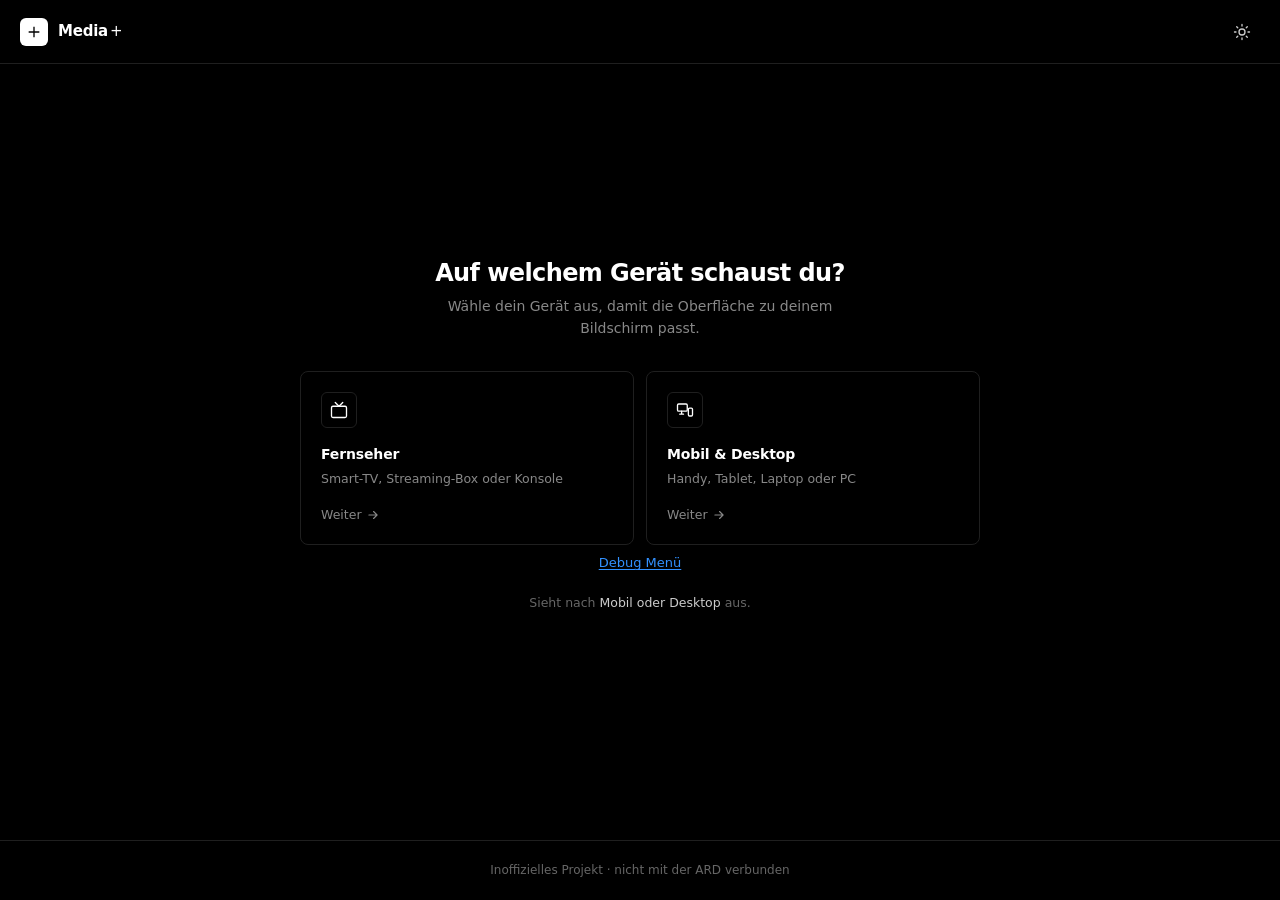
<file: index.html>
<!doctype html>
<html lang="de">
<head>
<meta charset="utf-8">
<meta name="viewport" content="width=device-width, initial-scale=1">
<meta name="referrer" content="no-referrer">
<meta name="theme-color" content="#000000">
<title>Media + – Gerät wählen</title>
<link rel="icon" href="data:image/svg+xml,%3Csvg xmlns='http://www.w3.org/2000/svg' viewBox='0 0 32 32'%3E%3Crect width='32' height='32' rx='7' fill='%23000'/%3E%3Cpath d='M14 7h4v7h7v4h-7v7h-4v-7H7v-4h7z' fill='white'/%3E%3C/svg%3E">
<style>
:root{
  --bg:#fff;--bg-2:#fafafa;--bg-3:#f2f2f2;
  --fg:#000;--fg-2:#333;--fg-3:#666;--fg-4:#999;
  --border:#eaeaea;--border-2:#d4d4d4;
  --accent:#0070f3;--accent-fg:#fff;
  --r:8px;--r-sm:6px;--r-lg:12px;
  --hh:64px;
  color-scheme:light;
}
:root[data-theme="dark"]{
  --bg:#000;--bg-2:#0a0a0a;--bg-3:#161616;
  --fg:#fff;--fg-2:#ccc;--fg-3:#888;--fg-4:#666;
  --border:#1f1f1f;--border-2:#333;
  --accent:#3291ff;--accent-fg:#fff;
  color-scheme:dark;
}
*{box-sizing:border-box}
body{margin:0;background:var(--bg);color:var(--fg);font:14px/1.55 -apple-system,BlinkMacSystemFont,"Inter","Segoe UI",system-ui,sans-serif;-webkit-font-smoothing:antialiased;text-rendering:optimizeLegibility;min-height:100vh;display:flex;flex-direction:column}
a{color:inherit;text-decoration:none}
button{font:inherit;color:inherit;cursor:pointer;background:none;border:0;padding:0}
:focus-visible{outline:2px solid var(--accent);outline-offset:2px;border-radius:4px}
.ic{width:18px;height:18px;fill:none;stroke:currentColor;stroke-width:1.75;stroke-linecap:round;stroke-linejoin:round;flex:none}
.ic.fill{fill:currentColor;stroke:none}
.icon-btn{display:inline-grid;place-items:center;width:36px;height:36px;border:0;background:transparent;border-radius:var(--r-sm);color:var(--fg-2);transition:background .12s,color .12s}
.icon-btn:hover{background:var(--bg-3);color:var(--fg)}

/* Header */
.top{height:var(--hh);display:flex;align-items:center;gap:10px;padding:0 20px;border-bottom:1px solid var(--border)}
.logo{display:flex;align-items:center;gap:10px;font-weight:600;font-size:15px;letter-spacing:-.015em;margin-right:auto}
.logo .mark{width:28px;height:28px;border-radius:var(--r-sm);background:var(--fg);color:var(--bg);display:grid;place-items:center}
.logo small{font-weight:500;color:var(--fg);font-size:15px;margin-left:2px}

/* Main */
main{flex:1;display:flex;flex-direction:column;align-items:center;justify-content:center;padding:40px 20px 60px;max-width:720px;width:100%;margin:0 auto}
h1{font-size:24px;line-height:1.2;letter-spacing:-.025em;font-weight:600;margin:0 0 8px;text-align:center}
.lead{color:var(--fg-3);font-size:14px;text-align:center;margin:0 0 32px;max-width:44ch}

/* Choices */
.choices{display:grid;grid-template-columns:repeat(2,minmax(0,1fr));gap:12px;width:100%}
.choice{display:flex;flex-direction:column;padding:20px;border:1px solid var(--border);border-radius:var(--r);background:var(--bg);transition:border-color .12s,background .12s;min-height:170px}
.choice:hover{border-color:var(--border-2);background:var(--bg-2)}
.choice .icon-wrap{width:36px;height:36px;display:grid;place-items:center;border:1px solid var(--border);border-radius:var(--r-sm);color:var(--fg);margin-bottom:16px;transition:border-color .12s,background .12s}
.choice:hover .icon-wrap{border-color:var(--border-2);background:var(--bg-3)}
.choice .icon-wrap svg{width:18px;height:18px;fill:none;stroke:currentColor;stroke-width:1.75;stroke-linecap:round;stroke-linejoin:round}
.choice h2{font-size:14px;font-weight:600;letter-spacing:-.01em;margin:0 0 4px}
.choice p{font-size:12.5px;color:var(--fg-3);margin:0;line-height:1.5}
.choice .go{margin-top:auto;padding-top:16px;font-size:12.5px;font-weight:500;color:var(--fg-3);display:inline-flex;align-items:center;gap:4px;transition:color .12s}
.choice:hover .go{color:var(--fg)}
.choice .go svg{width:14px;height:14px;fill:none;stroke:currentColor;stroke-width:2;stroke-linecap:round;stroke-linejoin:round;transition:transform .12s}
.choice:hover .go svg{transform:translateX(2px)}

.hint{margin-top:20px;font-size:12.5px;color:var(--fg-4);text-align:center;min-height:18px}
.hint b{color:var(--fg-2);font-weight:500}

/* Debug-Link */
.debug-link{
  display:inline-block;
  margin-top:8px;
  font-size:13px;
  color:var(--accent);
  text-decoration:underline;
  text-underline-offset:2px;
  text-decoration-thickness:1px;
}
.debug-link:hover{text-decoration-thickness:2px}

/* Footer */
footer{padding:20px;text-align:center;font-size:12px;color:var(--fg-4);border-top:1px solid var(--border)}

@media(max-width:600px){
  .top{padding:0 16px}
  main{padding:28px 16px 40px}
  h1{font-size:20px}
  .choices{grid-template-columns:1fr;gap:10px}
  .choice{min-height:0;padding:18px}
}
</style>
</head>
<body>

<svg width="0" height="0" style="position:absolute" aria-hidden="true">
  <symbol id="i-plus" viewBox="0 0 24 24"><path d="M11 4h2v7h7v2h-7v7h-2v-7H4v-2h7z"/></symbol>
  <symbol id="i-sun" viewBox="0 0 24 24"><circle cx="12" cy="12" r="4"/><path d="M12 2v2M12 20v2M4.93 4.93l1.41 1.41M17.66 17.66l1.41 1.41M2 12h2M20 12h2M4.93 19.07l1.41-1.41M17.66 6.34l1.41-1.41"/></symbol>
  <symbol id="i-moon" viewBox="0 0 24 24"><path d="M12 3a6 6 0 0 0 9 9 9 9 0 1 1-9-9z"/></symbol>
  <symbol id="i-tv" viewBox="0 0 24 24"><rect width="20" height="15" x="2" y="7" rx="2"/><path d="m17 2-5 5-5-5"/></symbol>
  <symbol id="i-devices" viewBox="0 0 24 24"><rect x="2" y="4" width="13" height="9.5" rx="1.6"/><path d="M5 17.5h5M7.5 13.5v4"/><rect x="16.5" y="9.5" width="5.5" height="10.5" rx="1.6"/></symbol>
  <symbol id="i-arrow" viewBox="0 0 24 24"><path d="M5 12h14M13 6l6 6-6 6"/></symbol>
</svg>

<header class="top">
  <a class="logo" href="./" aria-label="Startseite">
    <span class="mark" id="logoMark"></span>
    <span>Media<small>+</small></span>
  </a>
  <button class="icon-btn" id="theme" aria-label="Design wechseln"></button>
</header>

<main>
  <h1>Auf welchem Gerät schaust du?</h1>
  <p class="lead">Wähle dein Gerät aus, damit die Oberfläche zu deinem Bildschirm passt.</p>

  <div class="choices">
    <a class="choice" href="tv.html" data-device="tv">
      <span class="icon-wrap"><svg aria-hidden="true"><use href="#i-tv"/></svg></span>
      <h2>Fernseher</h2>
      <p>Smart-TV, Streaming-Box oder Konsole</p>
      <span class="go">Weiter <svg viewBox="0 0 24 24" aria-hidden="true"><use href="#i-arrow"/></svg></span>
    </a>
    <a class="choice" href="mobile.html" data-device="mobile">
      <span class="icon-wrap"><svg aria-hidden="true"><use href="#i-devices"/></svg></span>
      <h2>Mobil &amp; Desktop</h2>
      <p>Handy, Tablet, Laptop oder PC</p>
      <span class="go">Weiter <svg viewBox="0 0 24 24" aria-hidden="true"><use href="#i-arrow"/></svg></span>
    </a>
  </div>

  <!-- NEU: Debug-Link unter den Karten -->
  <a class="debug-link" href="https://mediaplus-streaming.vercel.app/debug.html">Debug Menü</a>

  <p class="hint" id="hint" role="status" aria-live="polite"></p>
</main>

<footer>
  Inoffizielles Projekt · nicht mit der ARD verbunden
</footer>

<script>
'use strict';

const store = {
  get(k, d) { try { const v = localStorage.getItem('mt:' + k); return v ? JSON.parse(v) : d; } catch { return d; } },
  set(k, v) { try { localStorage.setItem('mt:' + k, JSON.stringify(v)); } catch {} }
};

function setTheme(t) {
  document.documentElement.dataset.theme = t;
  document.getElementById('theme').innerHTML =
    `<svg class="ic" aria-hidden="true"><use href="#i-${t === 'dark' ? 'sun' : 'moon'}"/></svg>`;
  const meta = document.querySelector('meta[name=theme-color]');
  if (meta) meta.content = t === 'dark' ? '#000000' : '#ffffff';
}

function detectTV() {
  const ua = navigator.userAgent || '';
  const tvUA = /(smart-?tv|smarttv|hbbtv|netcast|web0s|webos|tizen|bravia|viera|aquos|googletv|appletv|crkey|firetv|aft[a-z]\b|roku|vidaa|playstation|xbox|nintendo switch)/i;
  if (tvUA.test(ua)) return true;
  if (/iPad|Tablet|PlayBook|Silk|Android(?!.*Mobile)/i.test(ua)) return false;
  const noHover = matchMedia('(hover: none)').matches && matchMedia('(pointer: coarse)').matches;
  return window.innerWidth >= 1280 && noHover;
}

// Init
document.getElementById('logoMark').innerHTML =
  '<svg class="ic fill" style="width:16px;height:16px" aria-hidden="true"><use href="#i-plus"/></svg>';
setTheme(store.get('theme', 'dark'));

document.getElementById('theme').addEventListener('click', () => {
  const t = document.documentElement.dataset.theme === 'dark' ? 'light' : 'dark';
  store.set('theme', t);
  setTheme(t);
});

// Auswahl merken
document.querySelectorAll('.choice').forEach(a => {
  a.addEventListener('click', () => store.set('device', a.dataset.device));
});

// Hinweis
document.getElementById('hint').innerHTML = detectTV()
  ? 'Sieht nach einem <b>Fernseher</b> aus.'
  : 'Sieht nach <b>Mobil oder Desktop</b> aus.';

// Tastatur: 1 = TV, 2 = Mobil
document.addEventListener('keydown', e => {
  if (e.ctrlKey || e.metaKey || e.altKey) return;
  if (/input|textarea|select/i.test(e.target.tagName)) return;
  const k = e.key.toLowerCase();
  if (k === '1') location.href = 'tv.html';
  if (k === '2') location.href = 'mobile.html';
});
</script>
</body>
</html>
</file>
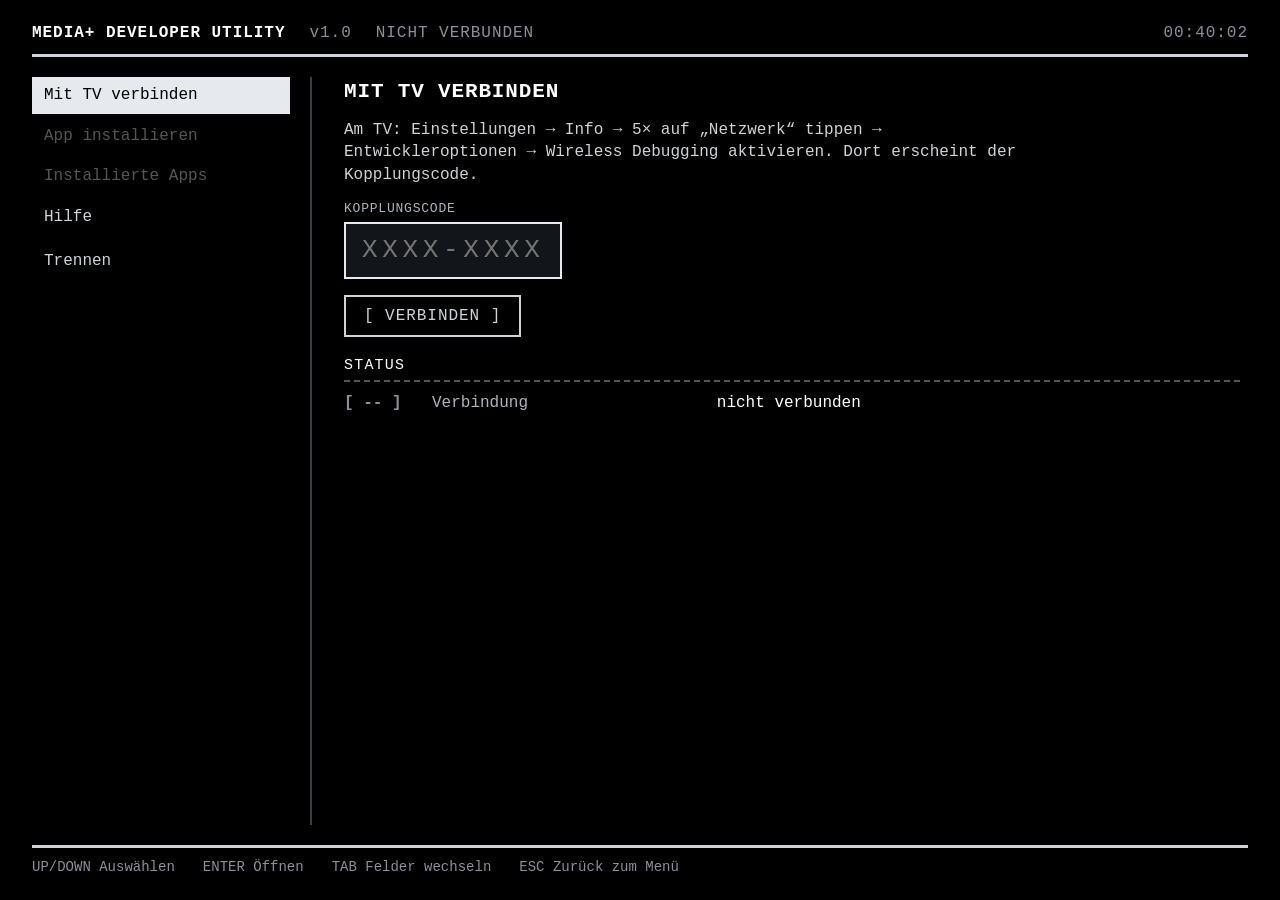
<file: debug.html>
<!doctype html>
<html lang="de">
<head>
<meta charset="utf-8">
<meta name="viewport" content="width=device-width, initial-scale=1">
<meta name="referrer" content="no-referrer">
<meta name="theme-color" content="#000000">
<title>Media+ Developer Utility</title>
<link rel="icon" href="data:image/svg+xml,%3Csvg xmlns='http://www.w3.org/2000/svg' viewBox='0 0 32 32'%3E%3Crect width='32' height='32' rx='7' fill='%23000'/%3E%3Cpath d='M14 7h4v7h7v4h-7v7h-4v-7H7v-4h7z' fill='white'/%3E%3C/svg%3E">
<style>
*{box-sizing:border-box}
html,body{margin:0;height:100%;background:#000}
body{color:#cfd3d8;font:16px/1.4 ui-monospace,"Roboto Mono","Courier New",monospace}
#dev{position:fixed;inset:0;display:flex;flex-direction:column;padding:22px 32px;background:#000}
.hd{display:flex;gap:24px;align-items:baseline;border-bottom:3px solid #cfd3d8;padding-bottom:10px;letter-spacing:.06em}
.hd b{color:#fff}
.hd .st{color:#8a9099}
.hd .clk{margin-left:auto;color:#8a9099}
.main{flex:1;min-height:0;display:flex;gap:32px;margin:20px 0}
.menu{flex:none;width:280px;display:flex;flex-direction:column;gap:4px;border-right:2px solid #3a3f46;padding-right:20px}
.m{appearance:none;-webkit-appearance:none;background:none;border:0;outline:0;font:inherit;text-align:left;width:100%;padding:7px 12px;color:#cfd3d8;cursor:pointer;border-radius:0}
.m.ex{margin-top:4px}
.m.on,.m:focus{background:#e6e9ed;color:#000}
.m[disabled]{color:#555;cursor:not-allowed}
.body{flex:1;min-width:0;overflow:auto;padding-right:8px}
.t{color:#fff;font-weight:700;font-size:21px;margin:0 0 12px;letter-spacing:.04em;text-transform:uppercase}
.n{color:#cfd3d8;margin:0 0 12px;max-width:72ch}
.n.dim{color:#8a9099}
.sec{margin:18px 0 8px;color:#fff;border-bottom:2px dashed #555;padding-bottom:4px;text-transform:uppercase;letter-spacing:.08em;font-size:15px}
.r{display:flex;gap:16px;padding:2px 0}
.s{flex:none;width:7.5ch;font-weight:700;color:#8a9099}
.r[data-st=ok] .s{color:#6fdc8c}
.r[data-st=warn] .s{color:#ffcc4d}
.r[data-st=fail] .s{color:#ff5f5f}
.r[data-st=fail] .v{color:#ff9a9a}
.r[data-st=run] .s{animation:blink 1s steps(2,start) infinite}
@keyframes blink{to{visibility:hidden}}
.l{flex:none;width:30%;min-width:12ch;color:#aeb4bb}
.v{flex:1;min-width:0;color:#fff;word-break:break-word}
form{max-width:640px}
label{display:block;margin:14px 0 4px;color:#aeb4bb;text-transform:uppercase;letter-spacing:.06em;font-size:13px}
input,textarea{width:100%;font:inherit;color:#fff;background:#0b0d10;border:2px solid #3a3f46;border-radius:0;padding:8px 10px;outline:0}
input:focus,textarea:focus{border-color:#e6e9ed;background:#12151a}
textarea{resize:vertical;min-height:74px}
input.code{font-size:26px;letter-spacing:.18em;text-transform:uppercase;max-width:14ch;width:14ch;text-align:center}
.btn{appearance:none;-webkit-appearance:none;font:inherit;background:none;color:#cfd3d8;border:2px solid #cfd3d8;padding:8px 18px;margin:16px 14px 0 0;cursor:pointer;border-radius:0;letter-spacing:.06em}
.btn:hover:not([disabled]),.btn:focus{background:#e6e9ed;color:#000;outline:0}
.btn[disabled]{color:#555;border-color:#3a3f46;cursor:not-allowed}
.btn.dng{border-color:#ff5f5f;color:#ff9a9a}
.btn.dng:hover,.btn.dng:focus{background:#ff5f5f;color:#000}
.prev{display:flex;align-items:center;gap:16px;margin-top:14px}
.prev img{width:72px;height:72px;object-fit:cover;border:2px solid #3a3f46;background:#0b0d10}
.prev img[hidden]{display:none}
.app{display:flex;align-items:center;gap:16px;padding:10px 0;border-bottom:1px dashed #3a3f46}
.app img{width:56px;height:56px;object-fit:cover;border:2px solid #3a3f46;background:#0b0d10;flex:none}
.app .ph{width:56px;height:56px;border:2px solid #3a3f46;display:grid;place-items:center;color:#8a9099;font-size:22px;flex:none}
.app .i{flex:1;min-width:0}
.app .i b{color:#fff;display:block}
.app .i span{display:block;color:#8a9099;word-break:break-all;font-size:14px}
.app .btn{margin:0}
.ft{border-top:3px solid #cfd3d8;padding-top:10px;color:#8a9099;display:flex;gap:28px;flex-wrap:wrap;font-size:14px}
.log{margin-top:16px}
@media (max-width:760px){#dev{padding:14px}.main{flex-direction:column;gap:14px}.menu{width:auto;flex-direction:row;flex-wrap:wrap;border-right:0;border-bottom:2px solid #3a3f46;padding:0 0 10px}.m{width:auto}.l{width:40%}}
</style>
</head>
<body>
<div id="dev">
  <div class="hd"><b>MEDIA+ DEVELOPER UTILITY</b><span class="st">v1.0</span><span class="st" id="conn"></span><span class="clk" id="clk"></span></div>
  <div class="main"><div class="menu" id="menu"></div><div class="body" id="body"></div></div>
  <div class="ft"><span>UP/DOWN  Auswählen</span><span>ENTER  Öffnen</span><span>TAB  Felder wechseln</span><span>ESC  Zurück zum Menü</span></div>
</div>
<script>
(function(){
  'use strict';
  var RELAY = 'wss://relay.patrick4real.workers.dev';
  var TAG = { ok:'[ OK ]', warn:'[WARN]', fail:'[FAIL]', run:'[ .. ]', info:'[ -- ]' };
  var $ = function(id){ return document.getElementById(id); };
  var S = { ws:null, code:'', want:false, state:'off', apps:[], pend:{}, fails:0, pingT:0, retryT:0, tvName:'' };

  function h(tag, props){
    var e = document.createElement(tag), i, k, c;
    for (k in (props || {})) {
      if (k === 'class') e.className = props[k];
      else if (k.slice(0, 2) === 'on') e.addEventListener(k.slice(2), props[k]);
      else e.setAttribute(k, props[k]);
    }
    for (i = 2; i < arguments.length; i++) { c = arguments[i]; if (c == null) continue; e.append(c.nodeType ? c : document.createTextNode(c)); }
    return e;
  }
  function row(st, label, val){
    var s = h('span', { 'class':'s' }), v = h('span', { 'class':'v' }), el = h('div', { 'class':'r' }, s, h('span', { 'class':'l' }, label), v);
    var set = function(st2, val2){ el.dataset.st = st2; s.textContent = TAG[st2]; if (val2 !== undefined) v.textContent = val2 == null ? '' : String(val2); };
    set(st, val); set.el = el; return set;
  }

  /* ---------- Verbindung (Relay) ---------- */
  function rid(){ return Date.now().toString(36) + Math.random().toString(36).slice(2, 7); }
  function req(o, tmo){
    return new Promise(function(res, rej){
      if (!S.ws || S.ws.readyState !== 1) return rej(new Error('Keine Verbindung zum Relay'));
      var i = rid(), to = setTimeout(function(){ delete S.pend[i]; rej(new Error('TV antwortet nicht')); }, tmo || 6000);
      S.pend[i] = function(d){ clearTimeout(to); delete S.pend[i]; res(d); };
      var m = { t:'dev', s:'pc', i:i }; for (var k in o) m[k] = o[k];
      try { S.ws.send(JSON.stringify(m)); } catch (e) { clearTimeout(to); delete S.pend[i]; rej(e); }
    });
  }
  function setState(st){ S.state = st; paintConn(); refresh(); }
  function gotTv(d){
    S.fails = 0; if (d.name) S.tvName = d.name;
    if (d.apps) S.apps = d.apps;
    if (S.state !== 'on') setState('on'); else if (view === 'apps') draw();
  }
  function open(){
    var w = S.ws = new WebSocket(RELAY + '/?t=' + encodeURIComponent('mpdev' + S.code.toLowerCase()));
    w.onopen = function(){ hello(); };
    w.onmessage = function(ev){
      var d; try { d = JSON.parse(ev.data); } catch (e) { return; }
      if (!d || d.t !== 'dev' || d.s !== 'tv') return;
      if (d.r && S.pend[d.r]) S.pend[d.r](d);
    };
    w.onclose = function(){ if (S.ws === w) { S.ws = null; if (S.want) { setState('lost'); clearTimeout(S.retryT); S.retryT = setTimeout(open, 2000); } } };
    w.onerror = function(){ try { w.close(); } catch (e) {} };
  }
  function hello(){
    return req({ a:'hello' }, 6000).then(function(d){ gotTv(d); }, function(){ setState(S.want ? 'wait' : 'off'); });
  }
  function connect(code){
    code = String(code || '').toUpperCase().replace(/[^A-Z0-9]/g, '');
    if (code.length !== 8) return false;
    disconnect(true); S.code = code; S.want = true; S.fails = 0;
    try { localStorage.setItem('mpdev_code', code); } catch (e) {}
    setState('connecting'); open();
    clearInterval(S.pingT);
    S.pingT = setInterval(function(){
      if (!S.want) return;
      if (!S.ws) return;
      req({ a:'ping' }, 5000).then(gotTv, function(){ if (++S.fails >= 2 && S.state === 'on') setState('lost'); });
    }, 8000);
    return true;
  }
  function disconnect(keepCode){
    S.want = false; clearInterval(S.pingT); clearTimeout(S.retryT);
    var w = S.ws; S.ws = null; try { w && w.close(); } catch (e) {}
    S.pend = {}; S.apps = [];
    if (!keepCode) { S.code = ''; try { localStorage.removeItem('mpdev_code'); } catch (e) {} }
    setState('off');
  }
  var connected = function(){ return S.state === 'on'; };

  /* ---------- Oberfläche ---------- */
  var ITEMS = [
    { id:'connect', label:'Mit TV verbinden' },
    { id:'install', label:'App installieren', need:true },
    { id:'apps',    label:'Installierte Apps', need:true },
    { id:'about',   label:'Hilfe' },
    { id:'off',     label:'Trennen', ex:true }
  ];
  var view = 'connect', btns = [], body = $('body');

  function paintConn(){
    var t = { off:'NICHT VERBUNDEN', connecting:'VERBINDE …', wait:'KEINE ANTWORT VOM TV', on:'VERBUNDEN', lost:'VERBINDUNG VERLOREN' }[S.state];
    $('conn').textContent = t + (S.state === 'on' && S.tvName ? ' · ' + S.tvName : '');
  }
  function refresh(){
    btns.forEach(function(b, i){ var it = ITEMS[i]; b.disabled = !!(it.need && !connected()); });
    if ((view === 'install' || view === 'apps') && !connected()) { go('connect'); return; }
    draw();
  }
  function menu(){
    var m = $('menu');
    btns = ITEMS.map(function(it){
      return h('button', { 'class':'m' + (it.ex ? ' ex' : ''), type:'button', onclick:function(){ if (it.id === 'off') { disconnect(); go('connect'); } else go(it.id); } }, it.label);
    });
    m.append.apply(m, btns);
    m.addEventListener('keydown', function(ev){
      var i = btns.indexOf(document.activeElement); if (i < 0) return;
      var d = ev.key === 'ArrowDown' ? 1 : ev.key === 'ArrowUp' ? -1 : 0; if (!d) return;
      ev.preventDefault();
      for (var n = 1; n <= btns.length; n++) { var j = (i + d * n + btns.length * 2) % btns.length; if (!btns[j].disabled) { btns[j].focus(); break; } }
    });
  }
  function go(id){
    view = id;
    btns.forEach(function(b, i){ b.classList.toggle('on', ITEMS[i].id === id); });
    draw(true);
  }
  function draw(first){
    var fn = { connect:vConnect, install:vInstall, apps:vApps, about:vAbout }[view];
    if (!fn) return;
    /* Eingaben im Installieren-Formular nicht wegwerfen, wenn nur der Status wechselt */
    if (!first && view === 'install' && body.querySelector('form')) return;
    if (!first && view === 'connect' && body.contains(document.activeElement) && document.activeElement.tagName === 'INPUT') return;
    body.replaceChildren(); fn();
  }

  function vConnect(){
    body.append(h('div', { 'class':'t' }, 'Mit TV verbinden'),
      h('p', { 'class':'n' }, 'Am TV: Einstellungen → Info → 5× auf „Netzwerk“ tippen → Entwickleroptionen → Wireless Debugging aktivieren. Dort erscheint der Kopplungscode.'));
    var inp = h('input', { 'class':'code', type:'text', maxlength:'9', autocomplete:'off', spellcheck:'false', placeholder:'XXXX-XXXX', 'aria-label':'Kopplungscode' });
    try { inp.value = S.code ? S.code.replace(/(.{4})(?=.)/g, '$1-') : (localStorage.getItem('mpdev_code') || '').replace(/(.{4})(?=.)/g, '$1-'); } catch (e) {}
    var msg = h('div', { 'class':'log' });
    var go1 = function(){
      if (!connect(inp.value)) { msg.replaceChildren(row('fail', 'Kopplungscode', 'Der Code hat 8 Zeichen (Buchstaben/Ziffern).').el); inp.focus(); }
    };
    inp.addEventListener('keydown', function(ev){ if (ev.key === 'Enter') { ev.preventDefault(); go1(); } else if (ev.key === 'Escape') btns[0].focus(); });
    inp.addEventListener('input', function(){
      var c = inp.value.toUpperCase().replace(/[^A-Z0-9]/g, '').slice(0, 8);
      inp.value = c.replace(/(.{4})(?=.)/g, '$1-');
    });
    body.append(h('label', {}, 'Kopplungscode'), inp,
      h('div', {}, h('button', { 'class':'btn', type:'button', onclick:go1 }, '[ VERBINDEN ]')));
    var stl = { off:['info', 'nicht verbunden'], connecting:['run', 'verbinde …'], wait:['fail', 'TV antwortet nicht – Code prüfen und Wireless Debugging am TV aktivieren'], on:['ok', 'verbunden'], lost:['warn', 'Verbindung verloren – versuche erneut …'] }[S.state];
    body.append(h('div', { 'class':'sec' }, 'Status'), row(stl[0], 'Verbindung', stl[1]).el);
    if (S.state === 'on') { body.append(row('info', 'Gerät', S.tvName || 'Media+ TV').el, row('info', 'Eigene Apps', S.apps.length).el); }
    body.append(msg);
    setTimeout(function(){ if (view === 'connect') inp.focus(); }, 0);
  }

  function vInstall(){
    body.append(h('div', { 'class':'t' }, 'App installieren'),
      h('p', { 'class':'n' }, 'Trage deine App ein. Sie erscheint danach in der App-Leiste am TV. Die URL muss mit http:// oder https:// beginnen (auf einem https-TV am besten https).'));
    var name = h('input', { type:'text', maxlength:'40', autocomplete:'off', placeholder:'Meine App', required:'required' });
    var url = h('input', { type:'url', autocomplete:'off', spellcheck:'false', placeholder:'https://meine-app.vercel.app/', required:'required' });
    var logo = h('input', { type:'url', autocomplete:'off', spellcheck:'false', placeholder:'https://…/logo.png (optional)' });
    var desc = h('textarea', { maxlength:'200', placeholder:'Kurze Beschreibung (optional)' });
    var img = h('img', { alt:'', hidden:'hidden' });
    var prevT = 0;
    logo.addEventListener('input', function(){
      clearTimeout(prevT); prevT = setTimeout(function(){ var u = logo.value.trim(); if (/^https?:\/\//i.test(u)) { img.src = u; } else { img.hidden = true; img.removeAttribute('src'); } }, 350);
    });
    img.onload = function(){ img.hidden = false; }; img.onerror = function(){ img.hidden = true; };
    var log = h('div', { 'class':'log' });
    var send = h('button', { 'class':'btn', type:'submit' }, '[ INSTALLIEREN ]');
    var form = h('form', { novalidate:'novalidate' },
      h('label', {}, 'Name *'), name, h('label', {}, 'App-URL *'), url, h('label', {}, 'Bild-URL'), logo,
      h('div', { 'class':'prev' }, img), h('label', {}, 'Beschreibung'), desc, h('div', {}, send), log);
    form.addEventListener('keydown', function(ev){ if (ev.key === 'Escape') btns[1].focus(); });
    form.addEventListener('submit', function(ev){
      ev.preventDefault();
      var o = { name:name.value.trim(), url:url.value.trim(), logo:logo.value.trim(), description:desc.value.trim() };
      log.replaceChildren();
      if (!o.name) { log.append(row('fail', 'Name', 'fehlt').el); name.focus(); return; }
      if (!/^https?:\/\/\S+$/i.test(o.url)) { log.append(row('fail', 'App-URL', 'ungültig – muss mit http:// oder https:// beginnen').el); url.focus(); return; }
      if (o.logo && !/^https?:\/\/\S+$/i.test(o.logo)) { log.append(row('fail', 'Bild-URL', 'ungültig').el); logo.focus(); return; }
      if (/^http:\/\//i.test(o.url) && location.protocol === 'https:') log.append(row('warn', 'Hinweis', 'http-Apps werden von einem https-TV evtl. blockiert.').el);
      var st = row('run', 'Sende an TV', o.name); log.append(st.el); send.disabled = true;
      req({ a:'install', app:o }, 10000).then(function(d){
        if (d.ok) { st('ok', '„' + o.name + '“ wurde installiert'); gotTv(d); } else st('fail', d.err || 'TV hat die App abgelehnt');
      }, function(e){ st('fail', e.message); }).then(function(){ send.disabled = false; });
    });
    body.append(form);
    setTimeout(function(){ if (view === 'install') name.focus(); }, 0);
  }

  function vApps(){
    body.append(h('div', { 'class':'t' }, 'Installierte Apps'));
    var list = h('div'), st = row('run', 'Lade Liste', '');
    body.append(h('p', { 'class':'n' }, 'Nur Apps, die du über diese Seite installiert hast.'), st.el, list);
    var paint = function(){
      list.replaceChildren();
      if (!S.apps.length) { list.append(h('p', { 'class':'n dim' }, 'Noch keine eigenen Apps installiert.')); return; }
      S.apps.forEach(function(a){
        var th = a.logo ? h('img', { src:a.logo, alt:'', referrerpolicy:'no-referrer' }) : h('div', { 'class':'ph' }, (a.name || '?').charAt(0).toUpperCase());
        if (a.logo) th.onerror = function(){ th.replaceWith(h('div', { 'class':'ph' }, (a.name || '?').charAt(0).toUpperCase())); };
        var del = h('button', { 'class':'btn dng', type:'button', onclick:function(){
          if (!confirm('„' + a.name + '“ vom TV deinstallieren?')) return;
          del.disabled = true; var s2 = row('run', 'Deinstalliere', a.name); list.prepend(s2.el);
          req({ a:'remove', key:a.key }, 8000).then(function(d){ if (d.ok) { gotTv(d); } else { s2('fail', d.err || 'Fehlgeschlagen'); del.disabled = false; } },
            function(e){ s2('fail', e.message); del.disabled = false; });
        } }, '[ DEINSTALLIEREN ]');
        list.append(h('div', { 'class':'app' }, th, h('div', { 'class':'i' }, h('b', {}, a.name), h('span', {}, a.url), a.description ? h('span', {}, a.description) : null), del));
      });
    };
    req({ a:'list' }, 6000).then(function(d){ S.apps = d.apps || []; st.el.remove(); paint(); }, function(e){ st('fail', e.message); paint(); });
  }

  function vAbout(){
    body.append(h('div', { 'class':'t' }, 'Hilfe'),
      h('div', { 'class':'sec' }, 'So funktioniert es'),
      h('p', { 'class':'n' }, '1. Am TV in den Einstellungen unter „Info“ fünfmal hintereinander auf „Netzwerk“ tippen. Danach bist du Entwickler.'),
      h('p', { 'class':'n' }, '2. Unter „Info → Entwickleroptionen“ Wireless Debugging aktivieren und die Rückfrage bestätigen.'),
      h('p', { 'class':'n' }, '3. Den angezeigten Kopplungscode hier eingeben. Bei jedem erneuten Aktivieren gibt es einen neuen Code.'),
      h('p', { 'class':'n' }, '4. Unter „App installieren“ Name, App-URL, Bild-URL und Beschreibung eintragen. Unter „Installierte Apps“ kannst du sie wieder entfernen.'),
      h('div', { 'class':'sec' }, 'Hinweis'),
      h('p', { 'class':'n dim' }, 'Wer den Kopplungscode kennt, kann Apps auf dem TV installieren. Deaktiviere Wireless Debugging, wenn du es nicht brauchst.'));
  }

  document.addEventListener('keydown', function(ev){
    if (ev.key === 'Escape' && !btns.includes(document.activeElement)) { var i = ITEMS.findIndex(function(x){ return x.id === view; }); (btns[i] || btns[0]).focus(); }
  });
  var tick = function(){ $('clk').textContent = new Date().toLocaleTimeString('en-GB'); };
  setInterval(tick, 1000); tick();

  menu(); paintConn(); refresh(); go('connect');
  try { var saved = localStorage.getItem('mpdev_code'); if (saved && saved.length === 8) { connect(saved); go('connect'); } } catch (e) {}
})();
</script>
</body>
</html>
</file>
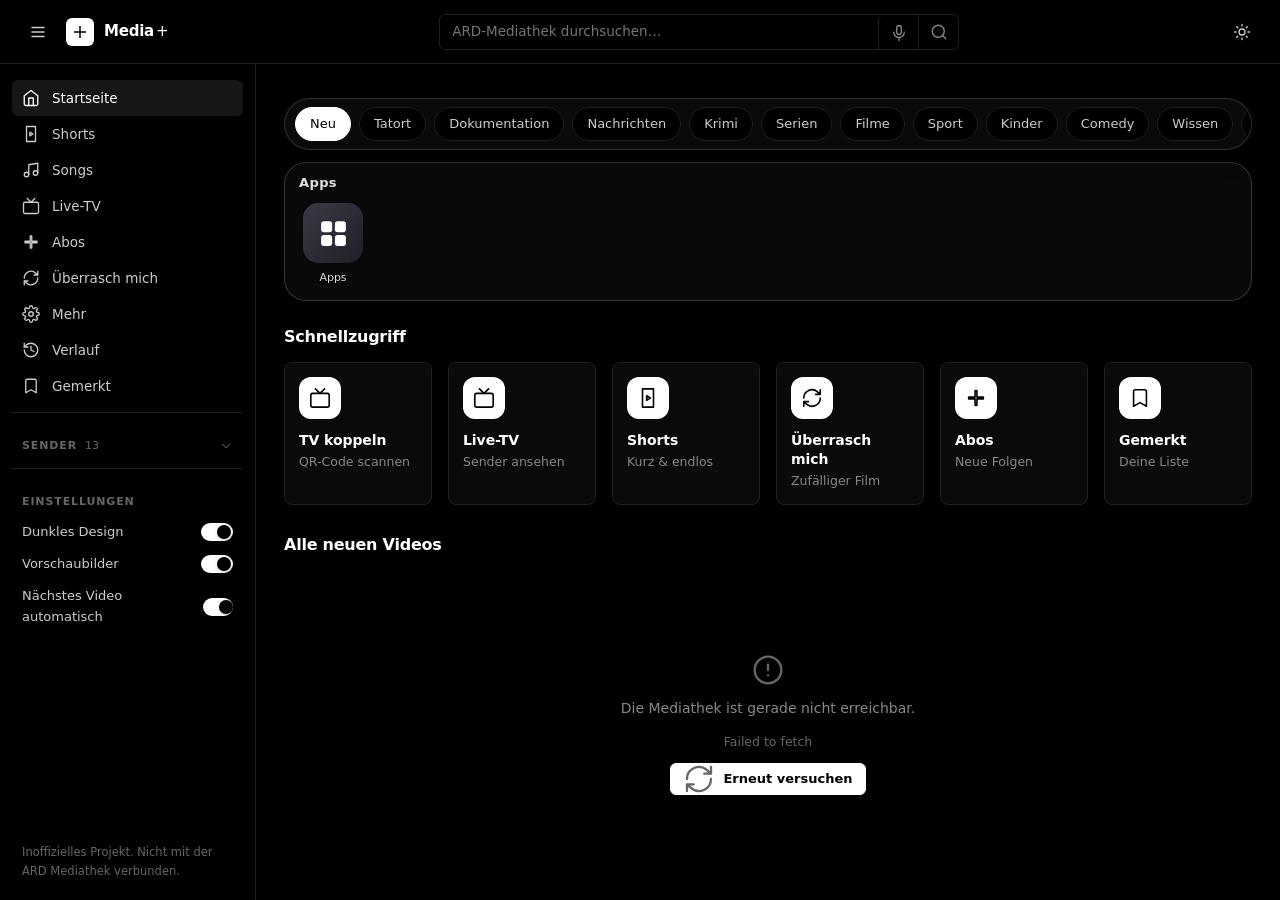
<file: mobile.html>
<!doctype html>
<html lang="de">
<head>
<meta charset="utf-8">
<meta name="viewport" content="width=device-width, initial-scale=1">
<meta name="referrer" content="no-referrer">
<meta name="theme-color" content="#000000">
<title>Media+ – ARD-Videos</title>
<link rel="icon" href="data:image/svg+xml,%3Csvg xmlns='http://www.w3.org/2000/svg' viewBox='0 0 32 32'%3E%3Crect width='32' height='32' rx='7' fill='%23000'/%3E%3Cpath d='M14 7h4v7h7v4h-7v7h-4v-7H7v-4h7z' fill='white'/%3E%3C/svg%3E">
<style>
:root{
  --bg:#fff;--bg-2:#fafafa;--bg-3:#f2f2f2;
  --fg:#000;--fg-2:#333;--fg-3:#666;--fg-4:#999;
  --border:#eaeaea;--border-2:#d4d4d4;
  --accent:#0070f3;--accent-fg:#fff;
  --danger:#e00;
  --r:8px;--r-sm:6px;--r-lg:12px;
  --hh:64px;--hf:64px;--sw:256px;
  --shadow-sm:0 1px 2px rgba(0,0,0,.04);
  --shadow:0 4px 14px rgba(0,0,0,.08);
  --shadow-lg:0 20px 40px rgba(0,0,0,.16);
  color-scheme:light;
}
:root[data-theme="dark"]{
  --bg:#000;--bg-2:#0a0a0a;--bg-3:#161616;
  --fg:#fff;--fg-2:#ccc;--fg-3:#888;--fg-4:#666;
  --border:#1f1f1f;--border-2:#333;
  --accent:#3291ff;--accent-fg:#fff;
  color-scheme:dark;
}
@property --hh{syntax:'<length>';inherits:true;initial-value:64px}
*{box-sizing:border-box}
html{scroll-behavior:auto}
body{margin:0;background:var(--bg);color:var(--fg);font:14px/1.55 -apple-system,BlinkMacSystemFont,"Inter","Segoe UI",system-ui,sans-serif;-webkit-font-smoothing:antialiased;text-rendering:optimizeLegibility}
a{color:inherit;text-decoration:none}
button,input,select{font:inherit;color:inherit}
button{cursor:pointer;background:none;border:0;padding:0}
:focus-visible{outline:none}
*{-webkit-tap-highlight-color:transparent}
body{-webkit-user-select:none;user-select:none;-webkit-touch-callout:none}
input,textarea{-webkit-user-select:text;user-select:text}
a,img{-webkit-user-drag:none}
.ic{width:18px;height:18px;fill:none;stroke:currentColor;stroke-width:1.75;stroke-linecap:round;stroke-linejoin:round;flex:none}
.ic.fill{fill:currentColor;stroke:none}
.icon-btn{display:inline-grid;place-items:center;width:36px;height:36px;border:0;background:transparent;border-radius:var(--r-sm);color:var(--fg-2);transition:background .12s,color .12s}
.icon-btn:hover{background:var(--bg-3);color:var(--fg)}

/* Header */
.top{position:fixed;inset:0 0 auto 0;height:var(--hh);display:flex;align-items:center;gap:10px;padding:0 20px;background:var(--bg);border-bottom:1px solid var(--border);z-index:50}
.logo{display:flex;align-items:center;gap:10px;font-weight:600;font-size:15px;letter-spacing:-.015em;margin-right:6px}
.logo .mark{width:28px;height:28px;border-radius:var(--r-sm);background:var(--fg);color:var(--bg);display:grid;place-items:center}
.logo small{font-weight:500;color:var(--fg);font-size:15px;margin-left:2px}
.search{flex:1;max-width:520px;margin:0 auto;display:flex;height:36px;border:1px solid var(--border);border-radius:var(--r-sm);overflow:hidden;background:var(--bg);transition:border-color .12s,box-shadow .12s}
.search:focus-within{border-color:var(--fg);box-shadow:0 0 0 3px color-mix(in srgb,var(--fg) 8%,transparent)}
.search input{flex:1;min-width:0;border:0;outline:0;background:transparent;padding:0 12px;font-size:13.5px}
.search button{width:40px;border:0;border-left:1px solid var(--border);background:transparent;display:grid;place-items:center;color:var(--fg-3);transition:background .12s,color .12s}
.search button:hover{background:var(--bg-2);color:var(--fg)}
.top .spacer{width:36px}

/* Sidebar */
#side{position:fixed;top:var(--hh);bottom:0;left:0;width:var(--sw);background:var(--bg);overflow-y:auto;padding:16px 12px;transform:translateX(-100%);transition:transform .2s cubic-bezier(.2,.8,.2,1);z-index:40;display:flex;flex-direction:column;border-right:1px solid var(--border)}
body.pinned #side,body.overlay #side{transform:none}
body.overlay #side{box-shadow:var(--shadow-lg);z-index:55}
#scrim{position:fixed;inset:var(--hh) 0 0 0;background:rgba(0,0,0,.5);z-index:52;display:none}
body.overlay #scrim{display:block}
.nav{display:flex;align-items:center;gap:12px;height:36px;padding:0 10px;border-radius:var(--r-sm);font-size:13.5px;width:100%;border:0;background:transparent;text-align:left;color:var(--fg-2);transition:background .12s,color .12s}
.nav:hover{background:var(--bg-3);color:var(--fg)}
.nav.active{background:var(--bg-3);color:var(--fg);font-weight:500}
.nav .dot{width:20px;height:20px;border-radius:4px;display:grid;place-items:center;font-size:8px;font-weight:700;color:#fff;background:var(--c);flex:none;letter-spacing:-.02em}
.side-h{font-size:11px;color:var(--fg-4);padding:16px 10px 6px;text-transform:uppercase;letter-spacing:.08em;font-weight:600}
hr.sep{border:0;border-top:1px solid var(--border);margin:8px 0}
.side-foot{margin-top:auto;padding:16px 10px 4px;font-size:11.5px;color:var(--fg-4);line-height:1.6}
.switch{display:flex;align-items:center;justify-content:space-between;gap:10px;padding:6px 10px;font-size:13px;cursor:pointer;color:var(--fg-2);border-radius:var(--r-sm)}
.switch:hover{background:var(--bg-3)}
.switch input{appearance:none;width:32px;height:18px;border-radius:999px;background:var(--border-2);position:relative;transition:.15s;cursor:pointer;margin:0}
.switch input::after{content:"";position:absolute;top:2px;left:2px;width:14px;height:14px;border-radius:50%;background:#fff;transition:.15s;box-shadow:0 1px 3px rgba(0,0,0,.2)}
.switch input:checked{background:var(--fg)}
.switch input:checked::after{left:16px;background:var(--bg)}

/* Main */
main{padding:calc(var(--hf) + 24px) 28px 60px;min-height:100vh;transition:margin .2s}
body.pinned main{margin-left:var(--sw)}
.chips{position:sticky;top:var(--hh);z-index:20;background:var(--bg);display:flex;gap:8px;overflow-x:auto;padding:12px 0;margin:0 -28px;padding-inline:28px;scrollbar-width:none;border-bottom:1px solid var(--border)}
.chips::-webkit-scrollbar{display:none}
.chip{flex:none;border:1px solid var(--border);background:var(--bg);padding:6px 14px;border-radius:999px;font-size:13px;font-weight:500;white-space:nowrap;color:var(--fg-2);transition:background .12s,color .12s,border-color .12s}
.chip:hover{background:var(--bg-3);color:var(--fg)}
.chip.active{background:var(--fg);color:var(--bg);border-color:var(--fg)}
.page-h{display:flex;align-items:center;gap:14px;flex-wrap:wrap;padding:24px 0 16px}
.page-h h1{font-size:24px;margin:0;letter-spacing:-.025em;font-weight:600}
.page-h .sub{color:var(--fg-3);font-size:13.5px}
.page-h .grow{flex:1}
.pick{border:1px solid var(--border);background:var(--bg);border-radius:var(--r-sm);padding:6px 10px;font-size:13px;color:var(--fg-2);cursor:pointer;transition:border-color .12s}
.pick:hover{border-color:var(--border-2)}
.btn{display:inline-flex;align-items:center;gap:8px;height:32px;padding:0 12px;border:1px solid var(--border);border-radius:var(--r-sm);background:var(--bg);font-size:13px;font-weight:500;white-space:nowrap;color:var(--fg-2);transition:background .12s,color .12s,border-color .12s}
.btn:hover{background:var(--bg-3);color:var(--fg);border-color:var(--border-2)}
.btn.on{background:var(--fg);color:var(--bg);border-color:var(--fg)}
.btn.primary{background:var(--fg);color:var(--bg);border-color:var(--fg);font-weight:600}
.btn.primary:hover{opacity:.85;background:var(--fg);color:var(--bg)}
.btn.big{height:40px;padding:0 18px;font-size:14px}
.avatar{width:32px;height:32px;border-radius:var(--r-sm);background:var(--c);color:#fff;display:grid;place-items:center;font-size:10px;font-weight:700;flex:none;letter-spacing:-.02em}
.avatar.lg{width:56px;height:56px;font-size:14px;border-radius:var(--r)}

/* Grid + cards */
.grid{display:grid;grid-template-columns:repeat(auto-fill,minmax(280px,1fr));gap:28px 16px;padding-top:4px}
.card{display:block;min-width:0}
.thumb{position:relative;aspect-ratio:16/9;border-radius:var(--r);overflow:hidden;background:var(--bg-2);isolation:isolate;border:1px solid var(--border);transition:border-color .15s}
.thumb .frame{position:absolute;inset:0;width:100%;height:100%;object-fit:cover;z-index:0;animation:fade .3s}
@keyframes fade{from{opacity:0}to{opacity:1}}
.thumb .tmark{position:absolute;left:10px;bottom:8px;font-weight:800;font-size:26px;letter-spacing:-.05em;color:rgba(255,255,255,.3);z-index:1;font-family:ui-monospace,SFMono-Regular,monospace}
.thumb .play{position:absolute;inset:0;display:grid;place-items:center;z-index:2;opacity:0;transition:opacity .15s;background:rgba(0,0,0,.15)}
.thumb .play .ic{width:40px;height:40px;color:#fff;background:rgba(0,0,0,.65);border:1px solid rgba(255,255,255,.2);border-radius:50%;padding:10px 8px 10px 12px;backdrop-filter:blur(4px)}
.card:hover .thumb .play{opacity:1}
.card:hover .thumb{border-color:var(--border-2)}
.dur{position:absolute;right:8px;bottom:8px;background:rgba(0,0,0,.8);color:#fff;font-size:11px;font-weight:600;padding:2px 6px;border-radius:4px;z-index:2;backdrop-filter:blur(4px);font-variant-numeric:tabular-nums}
.bar{position:absolute;left:0;right:0;bottom:0;height:3px;background:rgba(255,255,255,.25);z-index:3}
.bar i{display:block;height:100%;background:#fff}
.meta{display:flex;gap:12px;padding-top:12px}
.txt{min-width:0;flex:1}
.txt h3{margin:0 0 3px;font-size:14px;line-height:1.4;font-weight:600;display:-webkit-box;-webkit-line-clamp:2;-webkit-box-orient:vertical;overflow:hidden;letter-spacing:-.005em}
.txt p{margin:0;color:var(--fg-3);font-size:12.5px;white-space:nowrap;overflow:hidden;text-overflow:ellipsis}
.card.compact{display:grid;grid-template-columns:160px minmax(0,1fr);gap:12px}
.card.compact .meta{padding-top:0}
.card.compact .txt h3{font-size:13px}
.card.compact .thumb{border-radius:var(--r-sm)}
.card.compact .thumb .tmark{font-size:18px;left:8px;bottom:4px}
.card.compact .thumb .play .ic{width:28px;height:28px;padding:7px 5px 7px 9px}

/* Skeleton */
.sk .thumb{background:var(--bg-3)}
.sk .l{height:10px;border-radius:4px;background:var(--bg-3);margin:8px 0}
.sk .thumb,.sk .l{animation:pulse 1.4s ease-in-out infinite}
@keyframes pulse{50%{opacity:.5}}
.foot{min-height:40px}
.empty{display:flex;flex-direction:column;align-items:center;gap:12px;padding:80px 20px;color:var(--fg-3);text-align:center}
.empty .ic{width:32px;height:32px;color:var(--fg-4)}

/* Hero */
.hero{position:relative;margin:0 0 28px;aspect-ratio:21/9;max-height:440px;border-radius:var(--r-lg);overflow:hidden;background:#000;color:#fff;display:flex;align-items:flex-end;isolation:isolate;border:1px solid var(--border)}
.hbg{position:absolute;inset:0;z-index:-2}
.hbg .frame{position:absolute;inset:0;width:100%;height:100%;object-fit:cover;opacity:.8}
.hero::after{content:"";position:absolute;inset:0;z-index:-1;background:linear-gradient(to top,rgba(0,0,0,.92),rgba(0,0,0,.15) 55%,rgba(0,0,0,.05))}
.hin{padding:36px;max-width:680px;animation:rise .6s cubic-bezier(.2,.8,.2,1) both}
@keyframes rise{from{opacity:0;transform:translateY(12px)}}
.hbadge{display:inline-flex;align-items:center;gap:8px;font-weight:500;font-size:12.5px;padding:3px 10px 3px 3px;border-radius:999px;background:rgba(255,255,255,.12);backdrop-filter:blur(10px);border:1px solid rgba(255,255,255,.15)}
.hin h2{margin:14px 0 10px;font-size:clamp(24px,3.4vw,42px);line-height:1.05;font-weight:700;letter-spacing:-.035em;text-wrap:balance}
.hin p{margin:0 0 20px;max-width:56ch;font-size:14.5px;color:rgba(255,255,255,.75);display:-webkit-box;-webkit-line-clamp:2;-webkit-box-orient:vertical;overflow:hidden;line-height:1.55}
.hact{display:flex;align-items:center;gap:16px;flex-wrap:wrap}
.hact .sub{color:rgba(255,255,255,.65);font-size:13px}

/* Watch */
.watch{display:grid;grid-template-columns:minmax(0,1fr) 380px;gap:32px;max-width:1720px;margin:0 auto;padding-top:8px}
.winfo h1{font-size:clamp(20px,2.2vw,26px);line-height:1.25;margin:20px 0 14px;letter-spacing:-.025em;font-weight:600}
.wrow{display:flex;align-items:center;gap:12px;flex-wrap:wrap}
.wrow .who{display:flex;align-items:center;gap:12px;min-width:0;margin-right:auto}
.wrow .who b{display:block;font-size:14px;font-weight:600}
.wrow .who span{font-size:12.5px;color:var(--fg-3)}
.acts{display:flex;gap:6px;flex-wrap:wrap}
.desc{margin-top:16px;background:var(--bg-2);border:1px solid var(--border);border-radius:var(--r);padding:14px 16px}
.desc .m{font-weight:600;font-size:12.5px;color:var(--fg-3);margin-bottom:6px;letter-spacing:.01em}
.desc .t{white-space:pre-line;font-size:13.5px;overflow:hidden;display:-webkit-box;-webkit-line-clamp:3;-webkit-box-orient:vertical;color:var(--fg-2);line-height:1.6}
.desc.open .t{display:block}
.desc button{border:0;background:none;padding:0;margin-top:8px;font-weight:500;font-size:13px;color:var(--fg);border-bottom:1px solid var(--border-2)}
.related h2{font-size:14px;margin:0 0 12px;font-weight:600;letter-spacing:-.005em;color:var(--fg-2)}
.related .list{display:grid;gap:14px}
.related .list+h2{margin-top:24px}

/* Player */
.player{position:relative;aspect-ratio:16/9;background:#000;border-radius:var(--r-lg);overflow:hidden;outline:0;-webkit-user-select:none;user-select:none;border:1px solid var(--border)}
.player video{width:100%;height:100%;display:block;background:#000;object-fit:contain;cursor:pointer}
.player video::-webkit-media-controls{display:none!important}
.perr{position:absolute;inset:0;display:none;flex-direction:column;align-items:center;justify-content:center;gap:14px;background:#000;color:#fff;text-align:center;padding:24px;z-index:8}
.perr.show{display:flex}
.perr .ic{width:32px;height:32px;color:rgba(255,255,255,.7)}
.perr p{margin:0;max-width:400px;font-size:13.5px;color:rgba(255,255,255,.65);line-height:1.6}
.pc{position:absolute;inset:auto 0 0 0;z-index:5;padding:48px 14px 8px;display:flex;flex-direction:column;gap:2px;background:linear-gradient(transparent,rgba(0,0,0,.9));transition:opacity .22s,transform .22s}
.player.idle.playing{cursor:none}
.player.idle.playing .pc{opacity:0;transform:translateY(8px);pointer-events:none}

/* Seek */
.seek{position:relative;height:16px;display:flex;align-items:center;cursor:pointer;touch-action:none;padding:0 2px}
.trk{position:absolute;left:2px;right:2px;height:4px;border-radius:2px;background:rgba(255,255,255,.22);transition:height .12s;overflow:hidden}
.seek:hover .trk,.seek.drag .trk{height:5px}
.trk i{position:absolute;left:0;top:0;height:100%;width:0}
.trk .buf{background:rgba(255,255,255,.35)}
.trk .fill{background:#fff}
.knob{position:absolute;top:50%;left:2px;width:12px;height:12px;margin:-6px 0 0 -6px;border-radius:50%;background:#fff;box-shadow:0 0 0 4px rgba(255,255,255,.18);transform:scale(0);transition:transform .12s}
.seek:hover .knob,.seek.drag .knob{transform:scale(1)}
.tip{position:absolute;bottom:22px;left:0;transform:translateX(-50%);padding:3px 8px;border-radius:4px;background:rgba(0,0,0,.9);color:#fff;font-size:11.5px;font-weight:600;font-variant-numeric:tabular-nums;opacity:0;pointer-events:none;border:1px solid rgba(255,255,255,.1)}
.seek:hover .tip{opacity:1}

/* Player buttons */
.prow{display:flex;align-items:center;gap:2px;color:#fff}
.pb{position:relative;width:38px;height:38px;border:0;border-radius:50%;background:transparent;color:rgba(255,255,255,.92);display:grid;place-items:center;transition:background .12s,color .12s;flex:none}
.pb:hover{background:rgba(255,255,255,.14);color:#fff}
.pb.on{color:#fff}
.pb small{position:absolute;top:50%;left:50%;transform:translate(-50%,-38%);font-size:7.5px;font-weight:800;pointer-events:none}
.pt{padding:0 10px;font-size:12.5px;font-weight:500;font-variant-numeric:tabular-nums;color:rgba(255,255,255,.85);white-space:nowrap}
.pf{flex:1}
.vwrap{display:flex;align-items:center}
.vol{width:0;opacity:0;transition:width .18s,opacity .18s,margin .18s;accent-color:#fff;margin:0;cursor:pointer;height:3px}
.vwrap:hover .vol,.vol:focus{width:72px;opacity:1;margin-right:8px}

/* Big play / spinner */
.big-play{position:absolute;left:50%;top:50%;z-index:4;width:68px;height:68px;margin:-34px;border:0;border-radius:50%;background:rgba(255,255,255,.95);color:#000;display:grid;place-items:center;box-shadow:0 8px 32px rgba(0,0,0,.5),0 0 0 1px rgba(0,0,0,.06);transition:transform .2s,opacity .18s,background .12s}
.big-play .ic{width:26px;height:26px;margin-left:3px}
.big-play:hover{transform:scale(1.08);background:#fff}
.player.playing .big-play{opacity:0;transform:scale(1.3);pointer-events:none}
.spin{display:none;position:absolute;left:50%;top:50%;z-index:4;width:44px;height:44px;margin:-22px;border-radius:50%;border:3px solid rgba(255,255,255,.15);border-top-color:#fff;animation:sp .8s linear infinite}
.player.wait .spin{display:block}
@keyframes sp{to{transform:rotate(360deg)}}
.ripple{position:absolute;top:0;bottom:0;width:30%;z-index:3;display:grid;place-items:center;font-weight:700;font-size:15px;color:#fff;background:radial-gradient(circle,rgba(255,255,255,.22),transparent 70%);opacity:0;pointer-events:none}
.ripple.go{animation:rp .5s}
@keyframes rp{from{opacity:1}to{opacity:0}}

/* Settings menu */
.pmenu{position:absolute;right:12px;bottom:64px;z-index:10;min-width:240px;background:rgba(18,18,18,.98);border:1px solid rgba(255,255,255,.12);border-radius:var(--r);padding:6px;color:#fff;box-shadow:0 20px 48px rgba(0,0,0,.7);backdrop-filter:blur(20px);animation:pmIn .14s cubic-bezier(.2,.8,.2,1)}
@keyframes pmIn{from{opacity:0;transform:translateY(6px) scale(.98)}}
.pmenu[hidden]{display:none}
.pmenu-lbl{font-size:10.5px;color:rgba(255,255,255,.5);padding:8px 10px 4px;text-transform:uppercase;letter-spacing:.08em;font-weight:600}
.pmenu-opts{display:flex;flex-wrap:wrap;gap:2px;padding:0 4px 6px}
.pmenu-btn{padding:6px 10px;border-radius:4px;font-size:12.5px;color:rgba(255,255,255,.85);transition:background .12s,color .12s;font-weight:500}
.pmenu-btn:hover{background:rgba(255,255,255,.1);color:#fff}
.pmenu-btn.on{background:#fff;color:#000;font-weight:600}
.pmenu-div{height:1px;background:rgba(255,255,255,.1);margin:4px 6px}

/* Sticky Player */
.sticky-player{position:fixed;top:var(--hh);left:0;right:0;z-index:45;background:var(--bg);border-bottom:1px solid var(--border);transform:translateY(-100%);transition:transform .35s cubic-bezier(.2,.8,.2,1);overflow:hidden;box-shadow:var(--shadow-sm)}
.sticky-player.show{transform:translateY(0)}
.sticky-inner{max-width:1720px;margin:0 auto;display:flex;align-items:center;gap:16px;padding:10px 28px;height:64px}
@media(max-width:700px){.sticky-inner{padding:10px 16px;height:56px}}
.sticky-video{width:96px;height:54px;border-radius:var(--r-sm);background:#000;flex:none;overflow:hidden;position:relative}
.sticky-video video{width:100%;height:100%;object-fit:cover;display:block}
.sticky-info{flex:1;min-width:0;display:flex;flex-direction:column;justify-content:center}
.sticky-title{font-size:14px;font-weight:600;white-space:nowrap;overflow:hidden;text-overflow:ellipsis;letter-spacing:-.01em;color:var(--fg)}
.sticky-sub{font-size:12.5px;color:var(--fg-3);white-space:nowrap;overflow:hidden;text-overflow:ellipsis;margin-top:2px}
.sticky-actions{display:flex;gap:8px;align-items:center;flex:none;opacity:0;transform:translateX(16px);transition:all .3s cubic-bezier(.2,.8,.2,1)}
.sticky-player.show .sticky-actions{opacity:1;transform:translateX(0);transition-delay:.15s}
.sticky-actions .btn{height:36px;font-size:13px;padding:0 12px;background:var(--bg)}
.sticky-actions .icon-btn{width:36px;height:36px;border:1px solid var(--border);background:var(--bg)}
.sticky-actions .icon-btn:hover{background:var(--bg-3)}
.sticky-progress{position:absolute;bottom:0;left:0;right:0;height:2px;background:var(--border)}
.sticky-progress-fill{height:100%;background:var(--accent);width:0;transition:width .1s linear}

/* Kompakte Topbar (wenn Mini-Player aktiv) */
body{transition:--hh .35s cubic-bezier(.2,.8,.2,1)}
body.compact{--hh:46px}
.top{transition:padding .35s,gap .35s}
.top .icon-btn{transition:background .12s,color .12s,width .35s,height .35s}
.logo .mark{transition:width .35s,height .35s}
.logo span.t{display:inline-flex;overflow:hidden;white-space:nowrap;max-width:140px;transition:max-width .35s,opacity .2s}
.search{transition:max-width .35s,border-color .2s,box-shadow .12s}
body.compact .top{padding:0 10px;gap:6px}
body.compact .top .icon-btn{width:32px;height:32px}
body.compact .logo .mark{width:24px;height:24px}
body.compact .logo span.t{max-width:0;opacity:0}
body.compact:not(.sopen) .search{max-width:34px;border-color:transparent;margin-left:auto;box-shadow:none}
body.compact:not(.sopen) .search input{opacity:0;padding:0;flex:0 0 0}
body.compact:not(.sopen) .search button{width:34px;border-left-color:transparent}

/* Sidebar v2 */
.nav .cnt{margin-left:auto;font-size:11.5px;color:var(--fg-4);font-variant-numeric:tabular-nums}
.side-h.tg{display:flex;align-items:center;gap:8px;width:100%;cursor:pointer}
.side-h.tg .n{font-weight:500;letter-spacing:0;color:var(--fg-4)}
.side-h.tg .ic{margin-left:auto;width:14px;height:14px;transition:transform .2s}
.side-h.tg[aria-expanded=true] .ic{transform:rotate(180deg)}
.chgrid{display:grid;grid-template-columns:repeat(2,1fr);gap:6px;padding:4px 0 8px}
.chgrid[hidden]{display:none}
.chgrid .nav{height:38px;border:1px solid var(--border);padding:0 8px;gap:8px;font-size:12.5px;min-width:0}
@media(max-width:700px){#side{width:min(86vw,320px);padding-bottom:calc(16px + env(safe-area-inset-bottom))}.nav{height:44px}.switch{padding:11px 10px}.chgrid .nav{height:40px}}

/* Weiterschauen */
.rowh{font-size:16px;font-weight:600;letter-spacing:-.015em;margin:24px 0 12px}
.hrow{display:flex;gap:16px;overflow-x:auto;scrollbar-width:none;scroll-snap-type:x proximity;padding-bottom:4px}
.hrow::-webkit-scrollbar{display:none}
.hrow .card{flex:0 0 min(260px,72vw);scroll-snap-align:start}
.hrow .thumb{margin:0;border:1px solid var(--border);border-radius:var(--r-sm)}
.stile{flex:0 0 min(210px,62vw);display:flex;flex-direction:column;align-items:flex-start;gap:4px;padding:14px;border:1px solid var(--border);border-radius:var(--r);background:var(--bg-2);scroll-snap-align:start;transition:border-color .12s,background .12s}
.stile:hover{border-color:var(--border-2);background:var(--bg-3)}
.stile .avatar{margin-bottom:8px}
.stile b{font-size:14px;line-height:1.35;font-weight:600;letter-spacing:-.005em;display:-webkit-box;-webkit-line-clamp:2;-webkit-box-orient:vertical;overflow:hidden}
.stile .sub{font-size:12.5px;color:var(--fg-3)}
.who .topic-link{display:block;font-size:12.5px;color:var(--fg-3)}
.who a:hover b,.who .topic-link:hover{text-decoration:underline}

/* Suchverlauf */
.sugg{position:fixed;z-index:60;background:var(--bg);border:1px solid var(--border);border-radius:var(--r);box-shadow:var(--shadow);padding:6px}
.sugg .row{display:flex;align-items:center}
.sugg .row .nav{flex:1;min-width:0}

/* Nächstes Video */
.nextup{position:absolute;right:14px;bottom:76px;z-index:9;width:min(300px,calc(100% - 28px));display:none;flex-direction:column;gap:8px;padding:12px;border-radius:var(--r);background:rgba(18,18,18,.96);border:1px solid rgba(255,255,255,.12);color:#fff;backdrop-filter:blur(16px)}
.nextup.show{display:flex}
.nextup small{font-size:11px;color:rgba(255,255,255,.55);text-transform:uppercase;letter-spacing:.08em;font-weight:600}
.nextup b{font-size:13px;line-height:1.35;font-weight:600;display:-webkit-box;-webkit-line-clamp:2;-webkit-box-orient:vertical;overflow:hidden}
.nextup .r{display:flex;gap:6px}
.nextup .btn{height:30px;background:transparent;color:#fff;border-color:rgba(255,255,255,.25)}
.nextup .btn:hover{background:rgba(255,255,255,.12);color:#fff}
.nextup .btn.primary{background:#fff;color:#000;border-color:#fff}
.nextup .btn.primary:hover{background:#fff;color:#000}

/* Zurück-Leiste im Player */
.ptop{position:absolute;top:0;left:0;right:0;z-index:5;display:flex;align-items:center;gap:6px;padding:8px 10px 26px;background:linear-gradient(rgba(0,0,0,.7),transparent);color:#fff;pointer-events:none;transition:opacity .22s,transform .22s}
.ptop .pb{pointer-events:auto}
.ptop span{font-size:13.5px;font-weight:600;white-space:nowrap;overflow:hidden;text-overflow:ellipsis;min-width:0}
.player.idle.playing .ptop{opacity:0;transform:translateY(-8px)}
.player.idle.playing .ptop .pb{pointer-events:none}

/* Miniplayer */
.mini{position:fixed;left:0;top:0;z-index:90;border-radius:var(--r);overflow:hidden;background:#000;border:1px solid rgba(255,255,255,.18);box-shadow:var(--shadow-lg);touch-action:none;transition:transform .28s cubic-bezier(.2,.8,.2,1),width .28s,height .28s}
.mini[hidden]{display:none}
.mini.drag,.mini.na{transition:none}
.mini.xs{border-radius:var(--r-sm)}
.mv,.mv video{position:absolute;inset:0;width:100%;height:100%}
.mv video{display:block;object-fit:contain;background:#000}
.mini.song{background-size:cover;background-position:center}
.mini.song::after{content:"";position:absolute;inset:0;background:rgba(0,0,0,.16);pointer-events:none}
.mini.song .mv video{opacity:0}
.mshield{position:absolute;inset:0;z-index:1;touch-action:none;cursor:grab}
.mini.drag .mshield{cursor:grabbing}
.mctl{position:absolute;inset:0;z-index:2;background:rgba(0,0,0,.5);opacity:0;pointer-events:none;transition:opacity .15s}
.mini.ctl .mctl{opacity:1}
.mini.xs .mctl{display:none}
.mbtn{position:absolute;width:32px;height:32px;display:grid;place-items:center;border-radius:50%;color:#fff;background:rgba(0,0,0,.55);pointer-events:none}
.mini.ctl .mbtn{pointer-events:auto}
.mbtn:hover{background:rgba(255,255,255,.22)}
.mbtn.tl{top:4px;left:4px}.mbtn.tr{top:4px;right:4px}.mbtn.br{bottom:6px;right:4px}
.mbtn.c{left:50%;top:50%;margin:-20px 0 0 -20px;width:40px;height:40px;background:rgba(255,255,255,.92);color:#000}
.mbtn.c:hover{background:#fff}
.mprog{position:absolute;left:0;right:0;bottom:0;height:3px;background:rgba(255,255,255,.25);z-index:3}
.mprog i{display:block;height:100%;width:0;background:#fff}
#mtab{position:fixed;z-index:90;width:24px;height:56px;display:grid;place-items:center;background:var(--bg);color:var(--fg);border:1px solid var(--border-2);box-shadow:var(--shadow)}
#mtab[hidden]{display:none}
#mtab[data-s=l]{left:0;border-left:0;border-radius:0 var(--r) var(--r) 0}
#mtab[data-s=l] .ic{transform:rotate(-90deg)}
#mtab[data-s=r]{right:0;border-right:0;border-radius:var(--r) 0 0 var(--r)}
#mtab[data-s=r] .ic{transform:rotate(90deg)}

/* Player: Höhe begrenzen, Blur beim automatischen Weiterspielen, Mobile-Leiste */
.player{max-height:calc(100vh - var(--hf) - 12px);max-height:calc(100dvh - var(--hf) - 12px)}
.player:fullscreen{max-height:none}
.player video{transition:filter .5s,transform .5s}
.player.nexting video{filter:blur(18px) brightness(.55);transform:scale(1.08)}
.player.nexting .pc,.player.nexting .ptop,.player.nexting .big-play,.player.nexting .ripple{opacity:0;pointer-events:none}
.player.nexting .ptop .pb{pointer-events:none}
.player.nexting .nextup{right:auto;bottom:auto;left:50%;top:50%;transform:translate(-50%,-50%);width:min(340px,calc(100% - 32px));align-items:center;text-align:center;background:transparent;border:0;backdrop-filter:none}
.player.nexting .nextup b{font-size:17px}
.player.nexting .nextup .r{justify-content:center}
@media(max-width:700px){.pb{width:34px;height:34px}.vwrap,.pb.pipb{display:none}.pt{padding:0 6px;font-size:12px}.pc{padding:48px 8px 6px}}

/* Toast */
#toast{position:fixed;left:50%;bottom:24px;transform:translate(-50%,16px);background:var(--fg);color:var(--bg);padding:9px 16px;border-radius:var(--r-sm);font-size:13px;font-weight:500;opacity:0;pointer-events:none;transition:.2s;z-index:100;box-shadow:var(--shadow-lg)}
#toast.show{opacity:1;transform:translate(-50%,0)}

@media(max-width:1180px){.watch{grid-template-columns:1fr}.related .list{grid-template-columns:repeat(auto-fill,minmax(260px,1fr))}.card.compact{display:block}.card.compact .meta{padding-top:10px}}
@media(max-width:700px){
  main{padding:calc(var(--hf) + 16px) 16px 60px}
  .logo small,.logo span.t{display:none}
  .grid{grid-template-columns:1fr;gap:22px}
  .thumb{border-radius:var(--r-sm);margin:0 -16px;border-left:0;border-right:0;border-radius:0}
  .player{border-radius:0;margin:0 -16px;border-left:0;border-right:0}
  .meta{padding-top:10px}
  .top .spacer{display:none}
  .page-h h1{font-size:20px}
  .hero{aspect-ratio:4/3;border-radius:var(--r-sm);margin:0 -16px}
  .hin{padding:20px}
  .chips{margin:0 -16px;padding-inline:16px}
  .big-play{width:58px;height:58px;margin:-29px}
  .big-play .ic{width:22px;height:22px}
}
@media(prefers-reduced-motion:reduce){*{animation:none!important;transition:none!important}}

/* ===== Mehr-Menü im Einstellungen-Look (wie am TV) ===== */
:root:has(body[data-route="plus"]){background:#76c8ff}
:root[data-theme="dark"]:has(body[data-route="plus"]){background:#0b1118}
body[data-route="plus"]{background:transparent}
@media(max-width:999px){body[data-route="plus"] .top{display:none}}
body[data-route="plus"] main{position:relative;z-index:1;padding:0 16px calc(48px + env(safe-area-inset-bottom,0px))}
.mbg{position:fixed;inset:0;z-index:-1;pointer-events:none;overflow:hidden;animation:mFade .45s ease both;
 background:radial-gradient(60% 70% at 15% 20%,#8fdcff 0,transparent 60%),radial-gradient(55% 60% at 85% 15%,#7fb2ff 0,transparent 60%),radial-gradient(60% 70% at 30% 95%,#7fc9c9 0,transparent 60%),linear-gradient(160deg,#76c8ff,#9ec4dc 55%,#6fb3c4)}
:root[data-theme="dark"] .mbg{background:radial-gradient(60% 70% at 15% 20%,#16324a 0,transparent 60%),radial-gradient(55% 60% at 85% 15%,#1b2a5a 0,transparent 60%),radial-gradient(60% 70% at 30% 95%,#0f3b3b 0,transparent 60%),linear-gradient(160deg,#0b1118,#0e141c 55%,#0a1216)}
.mbg i{position:absolute;width:80vw;height:80vw;border-radius:50%;filter:blur(12vw);opacity:.6;animation:mDrift 16s ease-in-out infinite alternate}
.mbg i:first-child{background:#7fd6ff;left:-24vw;top:-30vw}
.mbg i:last-child{background:#7d9dff;right:-30vw;bottom:-36vw;animation-duration:22s;animation-delay:-7s}
:root[data-theme="dark"] .mbg i:first-child{background:#1c6aa0;opacity:.28}
:root[data-theme="dark"] .mbg i:last-child{background:#2c3fa8;opacity:.28}
@keyframes mFade{from{opacity:0}to{opacity:1}}
@keyframes mDrift{to{transform:translate(18vw,10vw) scale(1.18)}}
@keyframes mIn{from{opacity:0;transform:translateY(16px) scale(.97)}to{opacity:1;transform:none}}
@keyframes mTitle{from{opacity:0;transform:translateY(-8px) scale(.96);filter:blur(4px)}to{opacity:1;transform:none;filter:none}}

/* Sticky Header mit Fade */
.mh{position:sticky;top:0;z-index:5;isolation:isolate;margin:0 -16px;padding:calc(env(safe-area-inset-top,0px) + 12px) 16px 22px;display:flex;align-items:center;min-height:calc(env(safe-area-inset-top,0px) + 78px)}
@media(min-width:1000px){.mh{top:var(--hf)}}
.mh::before{content:"";position:absolute;inset:0 0 -18px 0;z-index:-1;pointer-events:none;opacity:0;transition:opacity .25s ease;
 background:linear-gradient(to bottom,rgba(130,200,240,.86) 0,rgba(130,200,240,.55) 60%,rgba(130,200,240,0));
 -webkit-backdrop-filter:blur(16px);backdrop-filter:blur(16px);
 -webkit-mask-image:linear-gradient(to bottom,#000 55%,transparent);mask-image:linear-gradient(to bottom,#000 55%,transparent)}
:root[data-theme="dark"] .mh::before{background:linear-gradient(to bottom,rgba(11,17,24,.92) 0,rgba(11,17,24,.6) 60%,rgba(11,17,24,0))}
.mh.stuck::before{opacity:1}
.mh h1{position:absolute;left:0;right:0;top:calc(env(safe-area-inset-top,0px) + 12px);height:44px;margin:0;display:flex;align-items:center;justify-content:center;pointer-events:none;
 font-size:22px;font-weight:700;letter-spacing:-.01em;color:#3b78c2;animation:mTitle .45s cubic-bezier(.2,.9,.2,1) both}
:root[data-theme="dark"] .mh h1{color:#7db4f0}
.mback{position:relative;z-index:1;width:44px;height:44px;border-radius:50%;display:grid;place-items:center;color:#3b5a8a;background:rgba(255,255,255,.4);
 box-shadow:0 2px 10px rgba(10,40,90,.12);-webkit-backdrop-filter:blur(10px);backdrop-filter:blur(10px);transition:transform .2s cubic-bezier(.34,1.56,.64,1),background .15s}
.mback .ic{width:22px;height:22px;stroke-width:2.2}
.mback:active{transform:scale(.9);background:#fff}
:root[data-theme="dark"] .mback{color:#9cc3f5;background:rgba(255,255,255,.1);box-shadow:0 2px 10px rgba(0,0,0,.35)}
:root[data-theme="dark"] .mback:active{background:rgba(255,255,255,.22)}

/* Bereiche + Zeilen */
.mwrap{display:flex;flex-direction:column;max-width:620px;margin:0 auto}
.msec{display:flex;flex-direction:column;gap:8px;padding-top:14px}
.msec h2{margin:0;padding:10px 20px 2px;font-size:12px;font-weight:700;letter-spacing:.08em;text-transform:uppercase;color:rgba(0,0,0,.45)}
:root[data-theme="dark"] .msec h2{color:rgba(255,255,255,.5)}
.mrow,.mseg{animation:mIn .5s cubic-bezier(.2,.9,.2,1) both;animation-delay:calc(var(--i,0)*38ms + 80ms)}
.mrow{flex:none;display:flex;align-items:center;gap:14px;width:100%;min-height:56px;padding:0 20px;border-radius:99px;background:rgba(255,255,255,.32);color:#111;
 font-size:16px;font-weight:500;text-align:left;transition:transform .28s cubic-bezier(.34,1.56,.64,1),background .2s,box-shadow .25s}
.mrow>.ic:first-child{width:22px;height:22px;stroke:#3b5a8a;stroke-width:2.2}
.mrow .l{flex:1;min-width:0;overflow:hidden;text-overflow:ellipsis;white-space:nowrap}
.mrow .go{width:18px;height:18px;opacity:.4}
a.mrow:active,button.mrow:active{transform:scale(.975);background:#fff;box-shadow:0 8px 24px rgba(10,40,90,.2),0 0 0 2px rgba(255,255,255,.9);transition-duration:.08s}
.mrow:focus-visible{outline:0;background:#fff;box-shadow:0 0 0 3px rgba(255,255,255,.95)}
:root[data-theme="dark"] .mrow{color:#f2f2f2;background:rgba(255,255,255,.08)}
:root[data-theme="dark"] .mrow>.ic:first-child{stroke:#9cc3f5}
:root[data-theme="dark"] a.mrow:active,:root[data-theme="dark"] button.mrow:active{background:rgba(255,255,255,.2);color:#fff;box-shadow:0 8px 24px rgba(0,0,0,.5),0 0 0 2px rgba(255,255,255,.7)}
.mrow.mcard{flex-wrap:wrap;gap:12px;padding:16px 18px;border-radius:28px}
.mchip{height:34px;padding:0 16px;border-radius:99px;background:rgba(255,255,255,.4);color:#111;font-size:14px;font-weight:600;transition:background .2s,box-shadow .2s}
.mchip.on{background:#fff;box-shadow:0 2px 10px rgba(10,40,90,.2)}
:root[data-theme="dark"] .mchip{background:rgba(255,255,255,.1);color:#f2f2f2}
:root[data-theme="dark"] .mchip.on{background:rgba(255,255,255,.25);color:#fff;box-shadow:none}
.mcard .swatch{width:34px;height:34px;border:2px solid rgba(255,255,255,.85);box-shadow:0 2px 8px rgba(10,40,90,.2);transition:transform .25s cubic-bezier(.34,1.56,.64,1),box-shadow .2s}
.mcard .swatch.on{outline:0;transform:scale(1.1);box-shadow:0 0 0 3px rgba(255,255,255,.95),0 4px 12px rgba(10,40,90,.3)}
.mseg{display:flex;gap:4px;padding:5px;border-radius:99px;background:rgba(255,255,255,.32)}
.mseg button{flex:1;height:46px;border-radius:99px;font-size:15px;font-weight:600;color:#111;transition:background .2s,box-shadow .2s,color .2s}
.mseg button.on{background:#fff;box-shadow:0 2px 10px rgba(10,40,90,.2)}
:root[data-theme="dark"] .mseg{background:rgba(255,255,255,.08)}
:root[data-theme="dark"] .mseg button{color:#f2f2f2}
:root[data-theme="dark"] .mseg button.on{background:rgba(255,255,255,.22);color:#fff;box-shadow:none}

/* ===== Mehr-Look auch für Shorts, Abos, Gemerkt, Verlauf, Songs, Live-TV ===== */
:root:has(body.mehr){background:#76c8ff}
:root[data-theme="dark"]:has(body.mehr){background:#0b1118}
body.mehr{background:transparent}
@media(max-width:999px){body.mehr .top{display:none}}
body.mehr main{position:relative;z-index:1;padding:0 16px calc(48px + env(safe-area-inset-bottom,0px))}
.mwrap.wide{max-width:1200px}.mwrap.mid{max-width:760px}
.mglass{gap:14px;padding-top:4px;color:#111;--gl:rgba(255,255,255,.32);--gl-on:#fff;--gl-ink:#111;--gl-ic:#3b5a8a;
 --fg-3:rgba(0,0,0,.55);--fg-4:rgba(0,0,0,.45);--border:rgba(255,255,255,.5);--border-2:rgba(255,255,255,.7);--bg-3:rgba(255,255,255,.32)}
:root[data-theme="dark"] .mglass{color:#f2f2f2;--gl:rgba(255,255,255,.08);--gl-on:rgba(255,255,255,.22);--gl-ink:#f2f2f2;--gl-ic:#9cc3f5;
 --fg-3:rgba(255,255,255,.6);--fg-4:rgba(255,255,255,.45);--border:rgba(255,255,255,.12);--border-2:rgba(255,255,255,.2);--bg-3:rgba(255,255,255,.1)}
.mglass .card{background:var(--gl);border-radius:28px;padding:10px 10px 14px;animation:mIn .5s cubic-bezier(.2,.9,.2,1) both;transition:transform .28s cubic-bezier(.34,1.56,.64,1),background .2s}
.mglass .card:active{transform:scale(.975);background:var(--gl-on)}
.mglass .card .thumb{border-radius:20px;border:0}
.mglass .card .meta{padding:12px 8px 0}
.mglass .grid{gap:12px;padding-top:0}
.mglass .empty{background:var(--gl);border-radius:28px;padding:44px 20px;color:var(--gl-ink)}
.mglass .empty .ic{color:var(--gl-ic)}
.mglass .btn,.mglass .chip{height:40px;padding:0 18px;border:0;border-radius:99px;background:var(--gl);color:var(--gl-ink);font-weight:600}
.mglass .chip{height:34px;padding:0 16px;font-size:14px}
.mglass .btn:hover,.mglass .chip:hover{background:var(--gl-on);color:var(--gl-ink)}
.mglass .chip.active{background:var(--gl-on);color:var(--gl-ink);box-shadow:0 2px 10px rgba(10,40,90,.2)}
.mglass .btn.primary,.mglass .btn.primary:hover{background:#3b78c2;color:#fff}
.mglass .sinp,.mglass .lvsearch{height:52px;padding:0 20px;margin:0;border:0;border-radius:99px;background:var(--gl);color:var(--gl-ink)}
.mglass .sinp::placeholder,.mglass .lvsearch::placeholder{color:var(--fg-3)}
.mglass .ssearch{margin:0;align-items:center}.mglass .ssearch .btn{height:52px}
.mglass .stabs,.mglass .lvtabs{margin:0;padding:0}
.mglass .rowh{margin:8px 0 0;padding:0 20px;font-size:12px;font-weight:700;letter-spacing:.08em;text-transform:uppercase;color:var(--fg-3)}
.mglass .slist{gap:8px}
.mglass .srow{background:var(--gl);border-radius:32px;padding:4px 8px 4px 4px;transition:transform .28s cubic-bezier(.34,1.56,.64,1),background .2s}
.mglass .srow:active{transform:scale(.98);background:var(--gl-on)}
.mglass .srow-a:hover{background:transparent}
.mglass .srow-c{border-radius:50%;width:52px;height:52px}
.mglass .srow-l{width:44px;height:44px;padding:0;background:transparent}
.mglass .lvnow{background:var(--gl);border-radius:99px;padding:10px 18px 10px 10px}
.mglass .lvcard{border:0;background:var(--gl);color:var(--gl-ink);border-radius:24px;transition:transform .28s cubic-bezier(.34,1.56,.64,1),background .2s}
.mglass .lvcard:active{transform:scale(.97);background:var(--gl-on)}
.mglass .lvcard.active{background:var(--gl-on);box-shadow:0 0 0 3px #e5484d}
.mglass .lvtab{border:0;background:var(--gl);color:var(--gl-ink);font-weight:600;height:34px;padding:0 16px}
.mglass .lvtab.active{background:var(--gl-on);color:var(--gl-ink);box-shadow:0 2px 10px rgba(10,40,90,.2)}
.mglass .player{border-radius:28px;border:0;box-shadow:0 10px 30px rgba(10,40,90,.25)}
.mglass .lvgrid{padding-top:0}
.mglass .newb{margin-left:auto}
.mglass .msec{padding-top:6px}

/* Shorts im Mehr-Look */
.sh:not(.tv),.sh:not(.tv) .sh-it,.sh:not(.tv) .sh-v{background:transparent}
.sh .mbg{position:absolute}
.sh .sh-feed{position:relative;z-index:1}
.sh .mh{position:absolute;left:0;right:0;top:0;margin:0;z-index:8;pointer-events:none;min-height:calc(env(safe-area-inset-top,0px) + 66px);padding-bottom:10px}
.sh .mh::before{display:none}
.sh .mback{pointer-events:auto;background:rgba(0,0,0,.35)!important;color:#fff!important;box-shadow:none}
.sh .mh h1{color:#fff!important;text-shadow:0 1px 8px rgba(0,0,0,.55)}
.sh:not(.tv) .sh-b{border-radius:28px;background:rgba(255,255,255,.22);border-color:rgba(255,255,255,.32)}
.sh:not(.tv) .sh-b.on{background:#fff;color:#111;border-color:#fff}
.sh-pp{border-radius:50%}.sh-tag{border-radius:99px}

/* PLUS */
.seenb{position:absolute;right:.5em;top:.5em;z-index:2;background:rgba(0,0,0,.72);color:#fff;font-size:.8em;padding:.15em .6em;border-radius:99px}
.newb{background:var(--accent);color:#fff;font-size:.8em;padding:.15em .7em;border-radius:99px;font-weight:600}
html.cw .grid{grid-template-columns:repeat(auto-fill,minmax(min(100%,var(--cw)),1fr))}
video::cue{font-size:calc(var(--cs,1)*100%);color:var(--cf,#fff);background:var(--cb,rgba(0,0,0,.6))}
.player video{filter:brightness(var(--bright,1))}
.lvnow{display:flex;align-items:center;gap:12px;padding:14px 2px 6px}
.lvnow-t{font-weight:700;font-size:1.15em;white-space:nowrap;overflow:hidden;text-overflow:ellipsis}
.lvnow-s{color:var(--fg-3);font-size:.85em}
.lvlogo{display:inline-flex;align-items:center;justify-content:center;width:44px;height:44px;border-radius:12px;color:#fff;font-weight:800;font-size:.8em;letter-spacing:.02em;flex:none}
.lvbadge{font-size:.7em;font-weight:800;letter-spacing:.08em;padding:5px 9px;border-radius:99px;background:#e5484d;color:#fff}
.lvbadge.load{background:#f5a623}.lvbadge.err{background:#6b7280}
.lvsearch{width:100%;box-sizing:border-box;margin:10px 0 4px;padding:11px 14px;border-radius:12px;border:1px solid var(--line,rgba(128,128,128,.25));background:transparent;color:inherit;font:inherit}
.lvtabs{display:flex;gap:8px;overflow-x:auto;padding:8px 0;scrollbar-width:none}.lvtabs::-webkit-scrollbar{display:none}
.lvtab{flex:none;border:1px solid rgba(128,128,128,.3);background:transparent;color:inherit;border-radius:99px;padding:7px 14px;font:inherit;font-size:.9em;cursor:pointer}
.lvtab.active{background:var(--fg,#fff);color:var(--bg,#000);border-color:transparent}
.lvgrid{display:grid;grid-template-columns:repeat(auto-fill,minmax(150px,1fr));gap:10px;padding-top:6px}
.lvcard{display:flex;flex-direction:column;align-items:flex-start;gap:4px;text-align:left;padding:12px;border-radius:16px;border:1px solid rgba(128,128,128,.22);background:rgba(128,128,128,.08);color:inherit;font:inherit;cursor:pointer}
.lvcard.active{border-color:#e5484d;box-shadow:0 0 0 2px rgba(229,72,77,.35)}
.lvcn{font-weight:600;margin-top:6px;max-width:100%;white-space:nowrap;overflow:hidden;text-overflow:ellipsis}
.lvcg{font-size:.75em;color:var(--fg-3)}
.lvspin{position:absolute;inset:0;display:none;flex-direction:column;align-items:center;justify-content:center;gap:10px;color:#fff;font-size:.85em;background:rgba(0,0,0,.35);pointer-events:none;z-index:7}
.lvspin.show{display:flex}
.lvspin i{width:30px;height:30px;border-radius:50%;border:3px solid rgba(255,255,255,.3);border-top-color:#fff;animation:lvr .8s linear infinite}
@keyframes lvr{to{transform:rotate(360deg)}}
.lvchips{display:flex;flex-wrap:wrap;gap:.6em;padding:1em 0}
.swatch{width:2.4em;height:2.4em;border-radius:50%;border:2px solid var(--border-2)}
.swatch.on,.swatch:focus{outline:3px solid var(--fg);outline-offset:2px}
.pmenu.plus{max-height:78%;overflow:auto}
.qrbox{background:#fff;color:#000;padding:1em;border-radius:1em;display:block;width:min(20em,100%);margin:1em 0}
.qrbox svg{width:100%;height:auto;display:block}

/* Hero-Karussell */
.hero::after{display:none}
.hero{touch-action:pan-y}
.htrack{display:flex;width:100%;height:100%;transition:transform .7s cubic-bezier(.2,.8,.2,1)}
.hslide{flex:0 0 100%;min-width:0;position:relative;display:flex;align-items:flex-end}
.hslide::after{content:"";position:absolute;inset:0;z-index:-1;background:linear-gradient(to top,rgba(0,0,0,.92),rgba(0,0,0,.15) 55%,rgba(0,0,0,.05))}
.hdots{position:absolute;right:16px;bottom:14px;z-index:3;display:flex;gap:6px}
.hdots i{width:7px;height:7px;border-radius:50%;background:rgba(255,255,255,.4);transition:width .3s,background .3s}
.hdots i.on{width:20px;border-radius:4px;background:#fff}

/* ===== Shorts ===== */
:root{--bn:calc(80px + env(safe-area-inset-bottom,0px))}
#bnav{display:none;position:fixed;left:14px;right:14px;max-width:480px;margin:0 auto;bottom:calc(12px + env(safe-area-inset-bottom,0px));z-index:70;height:56px;padding:6px;gap:4px;background:rgba(250,250,252,.72);-webkit-backdrop-filter:blur(24px) saturate(1.6);backdrop-filter:blur(24px) saturate(1.6);border:1px solid rgba(127,127,127,.28);border-radius:28px;box-shadow:0 10px 30px rgba(0,0,0,.28);grid-template-columns:repeat(4,1fr)}
:root[data-theme="dark"] #bnav{background:rgba(16,16,20,.68);border-color:rgba(255,255,255,.16)}
@supports not ((backdrop-filter:blur(1px)) or (-webkit-backdrop-filter:blur(1px))){#bnav{background:rgba(250,250,252,.97)}:root[data-theme="dark"] #bnav{background:rgba(16,16,20,.97)}}
body[data-route="home"] #bnav,body[data-route="shorts"] #bnav{display:grid}
#bnav a,#bnav button{position:relative;display:flex;flex-direction:column;align-items:center;justify-content:center;gap:2px;font-size:11px;font-weight:500;letter-spacing:.01em;color:var(--fg-3);border-radius:22px;transition:color .12s,background .12s}
#bnav a.on,#bnav button.on{color:var(--fg);background:rgba(127,127,127,.22);font-weight:600}
@media(min-width:1000px){#bnav{display:none!important}}
body[data-route="home"] main{padding-bottom:calc(var(--bn) + 24px)}
body[data-route="home"] #toast,body[data-route="shorts"] #toast{bottom:calc(var(--bn) + 14px);z-index:80}
body[data-route="shorts"]{overflow:hidden}
.sh{position:fixed;left:0;right:0;top:0;bottom:var(--bn);z-index:60;background:#000;color:#fff}
.sh-feed{height:100%;overflow-y:scroll;scroll-snap-type:y mandatory;overscroll-behavior:contain;scrollbar-width:none}
.sh-feed::-webkit-scrollbar{display:none}
.sh-it{position:relative;height:100%;scroll-snap-align:start;scroll-snap-stop:always;overflow:hidden;background:#000}
.sh-stage{position:absolute;inset:0;outline:0;cursor:pointer}
.sh-v{display:block;width:100%;height:100%;object-fit:contain;background:#000}
.sh-grad{position:absolute;left:0;right:0;bottom:0;height:45%;background:linear-gradient(transparent,rgba(0,0,0,.85));pointer-events:none}
.sh-pp{position:absolute;inset:0;margin:auto;width:64px;height:64px;display:grid;place-items:center;background:rgba(0,0,0,.55);border:1px solid rgba(255,255,255,.25);opacity:0;pointer-events:none;transition:opacity .15s}
.sh-pp .ic{width:26px;height:26px}
.sh-it.paused .sh-pp{opacity:1}
.sh-prog{position:absolute;left:0;right:0;bottom:0;height:3px;background:rgba(255,255,255,.25)}
.sh-prog i{display:block;height:100%;width:0;background:#fff}
.sh-info{position:absolute;left:14px;right:84px;bottom:16px;display:flex;flex-direction:column;gap:6px;pointer-events:none;text-shadow:0 1px 8px rgba(0,0,0,.6)}
.sh-ch{display:flex;align-items:center;gap:8px;font-size:13px;font-weight:600}
.sh-t{font-size:15px;font-weight:600;line-height:1.3;display:-webkit-box;-webkit-line-clamp:2;-webkit-box-orient:vertical;overflow:hidden}
.sh-s{font-size:12.5px;color:rgba(255,255,255,.75);white-space:nowrap;overflow:hidden;text-overflow:ellipsis}
.sh-acts{position:absolute;right:10px;bottom:16px;z-index:3;display:flex;flex-direction:column;gap:8px}
.sh-b{width:56px;display:flex;flex-direction:column;align-items:center;gap:3px;padding:9px 0 7px;background:rgba(0,0,0,.6);border:1px solid rgba(255,255,255,.22);border-radius:0;color:#fff;font-size:10.5px;font-weight:600;line-height:1.2;backdrop-filter:blur(8px);-webkit-backdrop-filter:blur(8px);transition:background .12s,color .12s}
.sh-b .ic{width:22px;height:22px}
.sh-b.on{background:#fff;color:#000;border-color:#fff}
.sh-msg{position:absolute;inset:0;z-index:4;display:flex;flex-direction:column;gap:14px;align-items:center;justify-content:center;text-align:center;padding:24px;font-size:14px;color:rgba(255,255,255,.8)}
.sh-msg .sh-b{width:auto;padding:10px 18px;flex-direction:row}
/* TV */
.sh.tv{position:relative;inset:auto;z-index:auto;height:calc(100vh - var(--hf) - 8rem);border:1px solid var(--border)}
.sh.tv .sh-feed{overflow-y:hidden}
.sh.tv .sh-it{display:flex}
.sh.tv .sh-stage{position:relative;inset:auto;flex:1;min-width:0}
.sh.tv .sh-acts{position:static;justify-content:center;gap:1rem;width:20rem;padding:0 1.6rem;background:#000;border-left:1px solid #222}
.sh.tv .sh-b{width:100%;flex-direction:row;justify-content:flex-start;gap:1.2rem;padding:1.1rem 1.4rem;font-size:1.5rem}
.sh.tv .sh-b .ic{width:2.4rem;height:2.4rem}
.sh.tv .sh-b:focus{background:#fff;color:#000;transform:scale(1.05);box-shadow:0 0 2rem .3rem var(--glow,rgba(255,255,255,.3))}
.sh.tv .sh-stage:focus{outline:.35rem solid #fff!important;outline-offset:-.35rem}
.sh.tv .sh-info{left:2.4rem;right:2.4rem;bottom:2.2rem;gap:.8rem}
.sh.tv .sh-ch{font-size:1.6rem}.sh.tv .sh-t{font-size:2.2rem}.sh.tv .sh-s{font-size:1.6rem}
.sh.tv .sh-pp{width:10rem;height:10rem}.sh.tv .sh-pp .ic{width:4rem;height:4rem}
.sh.tv .sh-prog{height:.5rem}
.sh.tv .sh-msg{font-size:2rem}.sh.tv .sh-msg .sh-b{width:auto;font-size:1.6rem}

body[data-route="shorts"] .mini,body[data-route="shorts"] .sticky-player{display:none!important}
@media(min-width:1000px){
 :root{--bn:0px}
 .sh:not(.tv){top:var(--hh);bottom:0;z-index:30}
 body.pinned .sh:not(.tv){left:var(--sw)}
 .sh:not(.tv) .sh-feed{max-width:min(480px,100%);margin:0 auto;border-inline:1px solid #222}
 body[data-route="shorts"] #toast{bottom:24px}
}

.sh-heart{position:absolute;left:50%;top:50%;width:96px;height:96px;margin:-48px 0 0 -48px;z-index:5;pointer-events:none;color:#ff2d55;filter:drop-shadow(0 4px 18px rgba(255,45,85,.55));animation:shHeart .8s cubic-bezier(.2,.8,.2,1) forwards}
.sh-heart .ic{width:100%;height:100%}
@keyframes shHeart{0%{transform:scale(.2) rotate(-12deg);opacity:0}25%{transform:scale(1.25) rotate(4deg);opacity:1}45%{transform:scale(.95)}70%{transform:scale(1.05);opacity:1}100%{transform:scale(1.4) translateY(-30px);opacity:0}}

.sh-end{position:absolute;inset:0;z-index:6;display:none;flex-direction:column;align-items:center;justify-content:center;gap:10px;padding:24px;background:rgba(0,0,0,.72);backdrop-filter:blur(6px);-webkit-backdrop-filter:blur(6px);cursor:default}
.sh-it.ended .sh-end{display:flex}
.sh-it.ended .sh-info,.sh-it.ended .sh-grad,.sh-it.ended .sh-pp,.sh-it.ended .sh-prog{display:none}
.sh-end-t{font-size:13px;color:rgba(255,255,255,.7);margin-bottom:6px}
.sh-end .sh-b{width:min(260px,100%);flex-direction:row;justify-content:center;gap:8px;padding:13px 16px;font-size:14px}
.sh-end .sh-b.pri{background:#fff;color:#000;border-color:#fff}
.sh.tv .sh-end-t{font-size:1.8rem}.sh.tv .sh-end .sh-b{width:34rem;font-size:1.8rem;justify-content:center}
.sh.tv .sh-end .sh-b.pri{background:#fff;color:#000}

/* ===== Songs (SoundCloud) ===== */
.sh-song .sh-bg{position:absolute;inset:-8%;background-size:cover;background-position:center;filter:blur(40px) brightness(.5) saturate(1.4)}
.sh-song .sh-cover{position:absolute;inset:0;display:grid;place-items:center;pointer-events:none;padding-bottom:16%}
.sh-song .sh-cover img{width:min(72%,44vh);aspect-ratio:1;object-fit:cover;border-radius:50%;box-shadow:0 14px 44px rgba(0,0,0,.6);background:#222}
.sh-tag{align-self:flex-start;font-size:11px;font-weight:700;letter-spacing:.08em;text-transform:uppercase;padding:3px 8px;background:rgba(255,255,255,.16);border:1px solid rgba(255,255,255,.3)}
.sh-song .sh-prog{height:6px;cursor:pointer;z-index:2}
.sh-song .sh-prog::before{content:"";position:absolute;left:0;right:0;top:-16px;bottom:-4px}
.sh-g{font-size:17px;font-weight:700;height:22px;line-height:22px}
.sh.tv .sh-song .sh-cover{padding-bottom:10%}
.sh.tv .sh-song .sh-cover img{width:auto;height:62%}
.sh.tv .sh-tag{font-size:1.3rem}
.sh.tv .sh-g{font-size:2.2rem;height:2.4rem;line-height:2.4rem;width:2.4rem;text-align:center}
.player.song .sbg{z-index:0}
.player.song video{background:transparent!important;position:relative;z-index:1;opacity:0}

/* ===== Songs: Suche & Gemerkt ===== */
.ssearch{display:flex;gap:8px;margin:4px 0 14px}
.sinp{flex:1;min-width:0;height:44px;padding:0 14px;border:1px solid var(--border-2);border-radius:var(--r);background:var(--bg);color:var(--fg);font:inherit;font-size:15px}
.sinp:focus{outline:none;border-color:var(--fg)}
.ssearch .btn{height:44px}
.stabs{display:flex;gap:8px;flex-wrap:wrap;margin:0 0 14px}
.stabs .chip{display:inline-flex;align-items:center;gap:6px}
.stabs .chip .ic{width:15px;height:15px}
.slist{display:flex;flex-direction:column;gap:4px}
.srow{display:flex;align-items:center;gap:8px}
.srow-a{flex:1;min-width:0;display:flex;align-items:center;gap:12px;padding:6px;border-radius:var(--r)}
.srow-a:hover{background:var(--bg-3)}
.srow-a:focus-visible{outline:2px solid var(--fg);outline-offset:2px}
.srow-c{flex:none;width:56px;height:56px;border-radius:var(--r-sm);overflow:hidden;background:var(--bg-3);display:grid;place-items:center;color:var(--fg-3)}
.srow-c img{width:100%;height:100%;object-fit:cover}
.srow .txt{min-width:0}
.srow h3{margin:0;font-size:14.5px;font-weight:600;white-space:nowrap;overflow:hidden;text-overflow:ellipsis}
.srow p{margin:2px 0 0;font-size:12.5px;color:var(--fg-3);white-space:nowrap;overflow:hidden;text-overflow:ellipsis}
.srow-l{flex:none;width:44px;height:44px;padding:0;justify-content:center}
body[data-route="songs"] #bnav{display:grid}
@media(min-width:1000px){body[data-route="songs"] #bnav{display:none!important}}
body[data-route="songs"] main{padding-bottom:calc(var(--bn) + 24px)}
body[data-route="songs"] #toast{bottom:calc(var(--bn) + 14px);z-index:80}
/* Song-Fehler in den Shorts */
.sh-it.failed .sh-end{display:flex}
.sh-it.failed .sh-info,.sh-it.failed .sh-grad,.sh-it.failed .sh-pp,.sh-it.failed .sh-prog{display:none}
.sh-fail .ic{width:34px;height:34px;color:rgba(255,255,255,.75)}
.sh-fail .sh-end-s{font-size:12.5px;color:rgba(255,255,255,.55);max-width:90%;text-align:center;overflow:hidden;text-overflow:ellipsis;white-space:nowrap}
.sh-fail .sh-cd{font-size:12.5px;color:rgba(255,255,255,.55);margin-bottom:4px}

.sbg{position:absolute;inset:0;overflow:hidden;background:#111}
.sbg-b{position:absolute;inset:-12%;background-size:cover;background-position:center;filter:blur(36px) brightness(.55) saturate(1.4)}
.sbg-c{position:absolute;inset:0;display:grid;place-items:center}
.sbg-c img{width:min(42%,260px);height:auto;max-height:48%;aspect-ratio:1;object-fit:cover;border-radius:14px;box-shadow:0 12px 40px rgba(0,0,0,.55);background:#222}

button.stile{font:inherit;color:inherit;text-align:left;cursor:pointer}
.stile.qa{flex:0 0 148px;gap:2px}
.stile.qa .qi{width:42px;height:42px;border-radius:12px;background:var(--fg);color:var(--bg);display:grid;place-items:center;margin-bottom:10px}
.stile.qa .qi .ic{width:22px;height:22px}
.stile.qa:active{transform:scale(.96)}

/* ===== Schwebende Navbar mit Blur (wie am TV) ===== */
body:not(.pinned):not(.overlay) #side{transform:translateX(calc(-100% - 28px))}
body.overlay #side{
  top:calc(env(safe-area-inset-top,0px) + 12px);bottom:calc(env(safe-area-inset-bottom,0px) + 12px);left:12px;
  height:auto;padding:12px 10px;border:1px solid rgba(255,255,255,.2);border-radius:28px;
  background:rgba(250,250,252,.72);-webkit-backdrop-filter:blur(24px) saturate(1.6);backdrop-filter:blur(24px) saturate(1.6);
  box-shadow:0 18px 50px rgba(0,0,0,.35);z-index:75}
:root[data-theme="dark"] body.overlay #side{background:rgba(16,16,20,.68);border-color:rgba(255,255,255,.16)}
@supports not ((backdrop-filter:blur(1px)) or (-webkit-backdrop-filter:blur(1px))){
  body.overlay #side{background:rgba(250,250,252,.97)}
  :root[data-theme="dark"] body.overlay #side{background:rgba(16,16,20,.97)}
}
body.overlay #scrim{inset:0;z-index:72;background:rgba(0,0,0,.35)}
body.overlay #side .nav{height:54px;border-radius:16px;font-size:14.5px}
body.overlay #side .nav:hover{background:transparent}
body.overlay #side .nav.active{background:rgba(127,127,127,.2)}
body.overlay #side .chgrid .nav{height:48px;border-radius:14px}
body.overlay #side .switch{padding:15px 12px;border-radius:16px}
body.overlay #side hr.sep{border-top-color:rgba(127,127,127,.25)}

/* ===== Navbar: scrollen statt zusammendrücken ===== */
#side>*{flex:none}
#side{overflow-y:auto;overscroll-behavior:contain;-webkit-overflow-scrolling:touch}

/* ===== Schwebende Leiste (Blur) mit den Pills darin ===== */
.chips{top:calc(var(--hh) + 10px);margin:10px 0 12px;padding:8px 10px;border-radius:999px;
  background:rgba(250,250,252,.72);-webkit-backdrop-filter:blur(24px) saturate(1.6);backdrop-filter:blur(24px) saturate(1.6);
  border:1px solid rgba(127,127,127,.28);box-shadow:0 8px 24px rgba(0,0,0,.22)}
:root[data-theme="dark"] .chips{background:rgba(16,16,20,.68);border-color:rgba(255,255,255,.16)}
@supports not ((backdrop-filter:blur(1px)) or (-webkit-backdrop-filter:blur(1px))){
  .chips{background:rgba(250,250,252,.97)}
  :root[data-theme="dark"] .chips{background:rgba(16,16,20,.97)}
}

/* ===== Startseite: Hero unter transparentem Header + Weiterschauen-Pille ===== */
body.home main{padding-top:0}
body.home .hero{aspect-ratio:auto;height:80vh;height:80svh;min-height:440px;max-height:780px;margin:0 -28px 16px;border:0;border-radius:0}
@media(max-width:700px){body.home .hero{margin:0 -16px 16px}}
body.home .hin{padding:20px 20px 28px}
body.home .hin h2{font-size:clamp(26px,7.4vw,40px)}
.hero.hascont .hin{padding-bottom:calc(var(--cg,140px) + 50px)}
.hero.hascont .hdots{bottom:calc(var(--cg,140px) + 26px);right:20px}
.hero.bare{aspect-ratio:auto;height:auto;min-height:0;max-height:none;background:none;border:0;border-radius:0;overflow:visible;margin:0 0 16px}
.hero.bare .hglass{position:static;background:rgba(10,10,14,.9)}

.hglass{position:absolute;left:12px;right:12px;bottom:14px;z-index:4;padding:10px 0 12px;border-radius:22px;color:#fff;
  background:rgba(10,10,14,.3);-webkit-backdrop-filter:blur(24px) saturate(1.5);backdrop-filter:blur(24px) saturate(1.5);
  border:1px solid rgba(255,255,255,.22);box-shadow:0 10px 30px rgba(0,0,0,.3);overflow:hidden}
.hglass .rowh{margin:0 0 8px 14px;font-size:13px;font-weight:600;letter-spacing:.03em;color:rgba(255,255,255,.88)}
.hglass .hrow{--ml:0px;--mr:0px;flex-wrap:nowrap;gap:10px;margin:0;padding:0 14px 2px;scroll-snap-type:x proximity;scroll-padding-inline:14px;
  -webkit-mask-image:linear-gradient(to right,transparent 0,#000 var(--ml),#000 calc(100% - var(--mr)),transparent 100%);
  mask-image:linear-gradient(to right,transparent 0,#000 var(--ml),#000 calc(100% - var(--mr)),transparent 100%)}
.hglass .hrow.fl{--ml:36px}
.hglass .hrow.fr{--mr:36px}
.hglass .hrow .card{flex:0 0 128px}
.hglass .thumb,.hglass .hrow .thumb{margin:0;border-radius:10px;border:1px solid rgba(255,255,255,.18)}
.hglass .thumb .play,.hglass .thumb .dur,.hglass .thumb .tmark{display:none}
.hglass .thumb .bar{height:4px;background:rgba(255,255,255,.3)}
.hglass .hct{margin-top:5px;font-size:11.5px;font-weight:500;line-height:1.3;color:rgba(255,255,255,.85);white-space:nowrap;overflow:hidden;text-overflow:ellipsis}

.top{transition:background-color .3s,border-color .3s,padding .35s,gap .35s}
.top::before{content:"";position:absolute;left:0;right:0;top:0;height:calc(100% + 28px);background:linear-gradient(to bottom,rgba(0,0,0,.6),rgba(0,0,0,0));opacity:0;transition:opacity .3s;pointer-events:none;z-index:-1}
body.home .top .icon-btn,body.home .logo,body.home .logo .mark,body.home .search,body.home .search input,body.home .search button{transition:color .3s,background-color .3s,border-color .3s}
body.home.hdr-clear .top{background-color:transparent;border-bottom-color:transparent}
body.home.hdr-clear .top::before{opacity:1}
body.home.hdr-clear .top .icon-btn,body.home.hdr-clear .top .icon-btn:hover{color:#fff;background:transparent}
body.home.hdr-clear .logo{color:#fff}
body.home.hdr-clear .logo .mark{background:#fff;color:#000}
body.home.hdr-clear .search{background:rgba(255,255,255,.14);border-color:rgba(255,255,255,.3);box-shadow:none}
body.home.hdr-clear .search input{color:#fff}
body.home.hdr-clear .search input::placeholder{color:rgba(255,255,255,.72)}
body.home.hdr-clear .search button{color:#fff;border-left-color:rgba(255,255,255,.3);background:transparent}

/* ===== Menü in der unteren Navbar: Panel wächst nach oben, Navbar bleibt ===== */
body.overlay #bnav{z-index:80}
@media(max-width:999px){
  body[data-route="home"] #menu,body[data-route="shorts"] #menu,body[data-route="songs"] #menu{display:none}
  body[data-route="home"] #side,body[data-route="shorts"] #side,body[data-route="songs"] #side{
    left:14px;right:14px;width:auto;max-width:480px;margin:0 auto;height:auto;
    top:calc(env(safe-area-inset-top,0px) + 12px);bottom:calc(env(safe-area-inset-bottom,0px) + 76px);
    padding:12px 10px;border:1px solid rgba(127,127,127,.28);border-radius:28px;z-index:75;transform-origin:50% 100%;
    background:rgba(250,250,252,.72);-webkit-backdrop-filter:blur(24px) saturate(1.6);backdrop-filter:blur(24px) saturate(1.6);
    box-shadow:0 18px 50px rgba(0,0,0,.35);
    transition:transform .32s cubic-bezier(.2,.8,.2,1),opacity .22s}
  :root[data-theme="dark"] body[data-route="home"] #side,:root[data-theme="dark"] body[data-route="shorts"] #side,:root[data-theme="dark"] body[data-route="songs"] #side{background:rgba(16,16,20,.68);border-color:rgba(255,255,255,.16)}
  body.overlay[data-route="home"] #side,body.overlay[data-route="shorts"] #side,body.overlay[data-route="songs"] #side{transform:none;opacity:1;visibility:visible;pointer-events:auto}
  body:not(.overlay)[data-route="home"] #side,body:not(.overlay)[data-route="shorts"] #side,body:not(.overlay)[data-route="songs"] #side{
    transform:translateY(28px) scale(.9);opacity:0;visibility:hidden;pointer-events:none;box-shadow:none;
    transition:transform .28s cubic-bezier(.4,0,1,1),opacity .2s,visibility 0s .28s}
}
/* ===== Apps-Leiste + Appstore (mobil) ===== */
.happs{margin:0 0 18px;padding:10px 0 12px;border-radius:22px;color:#fff;background:rgba(10,10,14,.9);border:1px solid rgba(255,255,255,.18);box-shadow:0 10px 30px rgba(0,0,0,.18);overflow:hidden}
.happs .rowh{margin:0 0 8px 14px;font-size:13px;font-weight:600;letter-spacing:.03em;color:rgba(255,255,255,.88)}
.arow{display:flex;gap:14px;overflow-x:auto;padding:2px 14px 2px;scrollbar-width:none;scroll-snap-type:x proximity}
.arow::-webkit-scrollbar{display:none}
.atile{flex:0 0 68px;display:flex;flex-direction:column;align-items:center;gap:6px;background:none;border:0;padding:0;color:#fff;scroll-snap-align:start;-webkit-tap-highlight-color:transparent}
.atile:active .alg{transform:scale(.92)}
.atile .an{width:100%;font-size:11px;font-weight:500;text-align:center;white-space:nowrap;overflow:hidden;text-overflow:ellipsis;color:rgba(255,255,255,.85)}
.alg{width:60px;height:60px;border-radius:15px;overflow:hidden;background:#1c1c22;display:grid;place-items:center;transition:transform .15s;flex:none}
.alg img{width:100%;height:100%;object-fit:cover;display:block}
.alg.ph{background:linear-gradient(135deg,#3a3a46,#1f1f27)}
.alg.ph svg{width:55%;height:55%}
.astore{position:fixed;inset:0;z-index:120;background:var(--bg);color:var(--fg);display:flex;flex-direction:column;overflow:hidden;opacity:0;transform:scale(.15);border-radius:30px;transition:transform .38s cubic-bezier(.2,.9,.25,1),opacity .25s,border-radius .38s}
.astore.show{transform:none;opacity:1;border-radius:0}
.ast-head{display:flex;align-items:center;gap:6px;padding:calc(env(safe-area-inset-top,0px) + 12px) 14px 8px;min-height:56px}
.ast-head h2{margin:0;font-size:24px;font-weight:700}
.ast-back{width:38px;height:38px;border-radius:50%;border:0;background:var(--bg-3);color:var(--fg);display:grid;place-items:center}
.ast-back[hidden]{display:none}
.ast-back svg{width:20px;height:20px}
.ast-main{flex:1;overflow-y:auto;padding:6px 16px 24px;-webkit-overflow-scrolling:touch}
.ast-tabs{position:absolute;left:14px;right:14px;max-width:480px;margin:0 auto;bottom:calc(12px + env(safe-area-inset-bottom,0px));z-index:5;height:56px;padding:6px;gap:4px;display:grid;grid-template-columns:repeat(4,1fr);background:rgba(250,250,252,.72);-webkit-backdrop-filter:blur(24px) saturate(1.6);backdrop-filter:blur(24px) saturate(1.6);border:1px solid rgba(127,127,127,.28);border-radius:28px;box-shadow:0 10px 30px rgba(0,0,0,.28)}
:root[data-theme="dark"] .ast-tabs{background:rgba(16,16,20,.68);border-color:rgba(255,255,255,.16)}
.ast-tabs button{display:flex;flex-direction:column;align-items:center;justify-content:center;gap:2px;border:0;background:none;color:var(--fg-3);font-size:11px;font-weight:500;border-radius:22px;transition:color .12s,background .12s}
.ast-tabs button.on{color:var(--fg);background:rgba(127,127,127,.22);font-weight:600}
.ast-tabs svg{width:22px;height:22px;display:block}
.ast-main{padding-bottom:calc(96px + env(safe-area-inset-bottom,0px))!important}
/* App-Store Animationen */
@keyframes axIn{from{opacity:0;transform:translateY(22px) scale(.94)}to{opacity:1;transform:none}}
@keyframes axPop{0%{opacity:0;transform:scale(.5) rotate(-8deg)}65%{transform:scale(1.08) rotate(2deg)}100%{opacity:1;transform:none}}
@keyframes axFade{from{opacity:0;transform:translateX(-12px)}to{opacity:1;transform:none}}
@keyframes axShine{0%{transform:translateX(-120%) skewX(-20deg)}60%,100%{transform:translateX(260%) skewX(-20deg)}}
@keyframes axFloat{0%,100%{transform:translateY(0)}50%{transform:translateY(-5px)}}
@keyframes axPulse{0%{box-shadow:0 0 0 0 rgba(120,160,255,.55)}100%{box-shadow:0 0 0 16px rgba(120,160,255,0)}}
@keyframes axTab{0%{transform:scale(.8)}60%{transform:scale(1.12)}100%{transform:scale(1)}}
.ast-main>*{animation:axFade .4s cubic-bezier(.2,.8,.2,1) both}
.agrid>.xtile{animation:axIn .5s cubic-bezier(.2,.9,.25,1) both;transition:transform .18s cubic-bezier(.2,.8,.2,1),box-shadow .2s}
.agrid>.xtile:nth-child(1){animation-delay:0.09s}.agrid>.xtile:nth-child(2){animation-delay:0.13s}.agrid>.xtile:nth-child(3){animation-delay:0.17s}.agrid>.xtile:nth-child(4){animation-delay:0.21s}.agrid>.xtile:nth-child(5){animation-delay:0.25s}.agrid>.xtile:nth-child(6){animation-delay:0.29s}.agrid>.xtile:nth-child(7){animation-delay:0.33s}.agrid>.xtile:nth-child(8){animation-delay:0.37s}.agrid>.xtile:nth-child(9){animation-delay:0.41s}.agrid>.xtile:nth-child(10){animation-delay:0.45s}.agrid>.xtile:nth-child(11){animation-delay:0.49s}.agrid>.xtile:nth-child(12){animation-delay:0.53s}.agrid>.xtile:nth-child(13){animation-delay:0.57s}.agrid>.xtile:nth-child(14){animation-delay:0.61s}.agrid>.xtile:nth-child(15){animation-delay:0.65s}.agrid>.xtile:nth-child(16){animation-delay:0.69s}
.xtile:active{transform:scale(.95);box-shadow:0 2px 14px rgba(0,0,0,.18)}
.xtile .alg{transition:transform .25s cubic-bezier(.2,.9,.25,1)}.xtile:active .alg{transform:scale(1.1) rotate(-4deg)}
.ahero{position:relative;overflow:hidden;animation:axIn .55s cubic-bezier(.2,.9,.25,1) both;transition:transform .18s}
.ahero:active{transform:scale(.97)}
.ahero::after{content:"";position:absolute;top:0;bottom:0;width:40%;left:0;background:linear-gradient(90deg,transparent,rgba(255,255,255,.16),transparent);animation:axShine 4.5s ease-in-out 1s infinite;pointer-events:none}
.ahero .alg{animation:axFloat 3.2s ease-in-out infinite}
.adet>*{animation:axIn .5s cubic-bezier(.2,.9,.25,1) both}
.adet>.alg{animation:axPop .6s cubic-bezier(.2,.9,.25,1) both}
.adet>:nth-child(2){animation-delay:.08s}.adet>:nth-child(3){animation-delay:.14s}.adet>:nth-child(4){animation-delay:.2s}.adet>:nth-child(5){animation-delay:.26s}
.abtn{transition:transform .15s,filter .15s}.abtn:active{transform:scale(.96);filter:brightness(.92)}
.abtn.pri:not(:disabled){animation:axPulse 2.2s ease-out 1s infinite}
.ast-tabs button{transition:color .2s,background .25s,transform .2s}
.ast-tabs button:active{transform:scale(.9)}
.ast-tabs button.on svg{animation:axTab .4s cubic-bezier(.2,.9,.25,1)}
.ast-back{transition:transform .15s}.ast-back:active{transform:scale(.88)}
.ast-head h2{animation:axFade .45s .1s both}
@media (prefers-reduced-motion:reduce){.ast-main>*,.agrid>.xtile,.ahero,.ahero::after,.ahero .alg,.adet>*,.abtn.pri{animation:none!important}}
.osheet{position:fixed;inset:0;z-index:150}
.osc{position:absolute;inset:0;background:rgba(0,0,0,.45);opacity:0;transition:opacity .25s}
.oss{position:absolute;left:10px;right:10px;bottom:calc(10px + env(safe-area-inset-bottom,0px));max-width:480px;margin:0 auto;padding:8px;border-radius:24px;background:rgba(250,250,252,.92);-webkit-backdrop-filter:blur(24px) saturate(1.6);backdrop-filter:blur(24px) saturate(1.6);border:1px solid rgba(127,127,127,.28);transform:translateY(120%);transition:transform .3s cubic-bezier(.2,.8,.2,1);color:#111}
:root[data-theme="dark"] .oss{background:rgba(24,24,28,.92);color:#fff;border-color:rgba(255,255,255,.16)}
.osheet.on .osc{opacity:1}.osheet.on .oss{transform:none}
.ost{padding:10px 12px 8px;font-size:13px;font-weight:600;text-align:center;opacity:.65}
.osb{display:flex;align-items:center;gap:12px;width:100%;padding:14px;border:0;border-radius:16px;background:none;color:inherit;font-size:16px;font-weight:500;text-align:left}
.osb:active{background:rgba(127,127,127,.2)}
.osb span{display:grid;width:22px}.osb svg{width:22px;height:22px}
.osb.danger{color:#ff453a}
.osb.cancel{justify-content:center;margin-top:4px;background:rgba(127,127,127,.16);font-weight:600}
.ash{display:flex;align-items:baseline;justify-content:space-between;margin:18px 2px 10px}
.ash h3{margin:0;font-size:17px}.ash span{font-size:12px;color:var(--fg-3)}
.agrid{display:grid;grid-template-columns:repeat(2,1fr);gap:12px}
.xtile{display:flex;flex-direction:column;align-items:flex-start;gap:6px;text-align:left;padding:14px;border-radius:18px;border:1px solid var(--border,rgba(128,128,128,.25));background:var(--bg-2);color:var(--fg);min-width:0}
.xtile .alg{width:56px;height:56px}
.xtile b{font-size:14px;max-width:100%;white-space:nowrap;overflow:hidden;text-overflow:ellipsis}
.xtile span{font-size:12px;color:var(--fg-3);display:-webkit-box;-webkit-line-clamp:2;-webkit-box-orient:vertical;overflow:hidden}
.xtile i{font-style:normal;font-size:11px;color:var(--accent);font-weight:600}
.ahero{display:flex;align-items:center;gap:14px;width:100%;padding:18px;border:0;border-radius:22px;text-align:left;color:#fff;background:linear-gradient(135deg,#1d2a4a,#0b0b12)}
.ahero .alg{width:84px;height:84px;border-radius:20px}
.ahero div{display:flex;flex-direction:column;gap:4px;min-width:0}
.ahero b{font-size:19px}.ahero span{font-size:12.5px;color:rgba(255,255,255,.75)}
.ahero .chip{align-self:flex-start;font-size:10px;font-weight:700;letter-spacing:.06em;text-transform:uppercase;padding:3px 8px;border-radius:99px;background:rgba(255,255,255,.18)}
.adet{display:flex;flex-direction:column;align-items:center;text-align:center;gap:8px;padding-top:6px}
.adet .alg{width:110px;height:110px;border-radius:26px}
.adet h2{margin:6px 0 0;font-size:22px}
.adet .meta{display:flex;gap:10px;font-size:12px;color:var(--fg-3)}
.adet p{margin:4px 0 10px;color:var(--fg-2);font-size:14px;line-height:1.5}
.acts{display:flex;flex-direction:column;gap:10px;width:100%}
.abtn{position:relative;overflow:hidden;border:0;border-radius:14px;padding:14px;font-size:15px;font-weight:600;background:var(--bg-3);color:var(--fg)}
.abtn[hidden]{display:none}
.abtn.pri{background:var(--accent);color:var(--accent-fg)}
.abtn i{position:absolute;left:0;top:0;bottom:0;background:rgba(255,255,255,.28);transition:width .12s linear}
.abtn em{position:relative;font-style:normal}
.asq{width:100%;box-sizing:border-box;padding:12px 14px;border-radius:14px;border:1px solid var(--border,rgba(128,128,128,.3));background:var(--bg-2);color:var(--fg);font-size:16px;margin-bottom:8px}
.aempty{padding:40px 0;text-align:center;color:var(--fg-3)}
.awin{position:fixed;inset:0;z-index:130;background:#000;opacity:0;transform:scale(.15);border-radius:30px;overflow:hidden;transition:transform .38s cubic-bezier(.2,.9,.25,1),opacity .25s,border-radius .38s}
.awin.full{opacity:1;transform:none;border-radius:0}
.awin iframe{position:absolute;inset:0;width:100%;height:100%;border:0;background:#000}
.asplash{position:absolute;inset:0;background:#000;display:flex;align-items:center;justify-content:center;transition:opacity .35s;z-index:2}
.asplash .asp{position:absolute;left:50%;top:calc(50% + 74px);width:24px;height:24px;margin-left:-12px;border:3px solid rgba(255,255,255,.25);border-top-color:#fff;border-radius:50%;animation:aspin .8s linear infinite}
@keyframes aspin{to{transform:rotate(360deg)}}
.asplash.out{opacity:0;pointer-events:none}
.asplash .alg{width:96px;height:96px;border-radius:24px}
.atut{position:absolute;inset:0;z-index:4;display:flex;flex-direction:column;align-items:center;justify-content:center;gap:26px;padding:24px;background:rgba(0,0,0,.45);-webkit-backdrop-filter:blur(22px) saturate(1.2);backdrop-filter:blur(22px) saturate(1.2);color:#fff;text-align:center;opacity:0;transition:opacity .35s}
.atut.on{opacity:1}
.atut .stage{position:relative;width:240px;height:150px}
.atut .tp{position:absolute;top:50%;width:58px;height:58px;margin:-29px 0 0 -29px;border-radius:50%;background:rgba(255,255,255,.88);box-shadow:0 0 0 0 rgba(255,255,255,.5);opacity:0;animation:tpd 3.8s ease-in-out infinite}
.atut .tp:nth-child(1){left:20%;margin-top:-47px}
.atut .tp:nth-child(2){left:50%;animation-delay:.55s}
.atut .tp:nth-child(3){left:80%;margin-top:-47px;animation-delay:1.1s}
@keyframes tpd{0%{opacity:0;transform:scale(.3)}9%{opacity:1;transform:scale(1.1);box-shadow:0 0 0 0 rgba(255,255,255,.5)}14%{transform:scale(1)}55%{opacity:1;transform:scale(1);box-shadow:0 0 0 0 rgba(255,255,255,.55)}75%{opacity:1;transform:scale(.9);box-shadow:0 0 0 26px rgba(255,255,255,0)}88%,100%{opacity:0;transform:scale(.9)}}
.atut h3{margin:0;font-size:21px}
.atut p{margin:8px 0 0;font-size:15px;line-height:1.45;color:rgba(255,255,255,.82);max-width:300px}
.atut .ok{border:0;border-radius:16px;padding:14px 44px;font-size:16px;font-weight:600;background:#fff;color:#000}
.a3{position:absolute;left:0;right:0;bottom:0;height:26px;z-index:3;background:transparent}

.astore .atut{z-index:9}
.ahz{position:absolute;left:0;right:0;top:0;height:calc(env(safe-area-inset-top,0px) + 32px);z-index:5;touch-action:none}
.ahd{position:absolute;left:50%;top:calc(env(safe-area-inset-top,0px) + 8px);width:88px;height:5px;margin-left:-44px;border-radius:99px;background:rgba(236,236,240,.92);box-shadow:0 1px 6px rgba(0,0,0,.45);transition:opacity .5s,transform .22s cubic-bezier(.34,1.56,.64,1)}
.ahd.h{opacity:0}
.ahd.p{transform:scale(1.2,1.9)}
.atsc{position:absolute;inset:0;z-index:6;background:rgba(0,0,0,.5);opacity:0;pointer-events:none;transition:opacity .3s}
.atmenu{position:absolute;left:10px;right:10px;top:calc(env(safe-area-inset-top,0px) + 10px);max-width:480px;margin:0 auto;z-index:7;padding:8px;border-radius:24px;background:rgba(28,28,32,.94);-webkit-backdrop-filter:blur(24px) saturate(1.6);backdrop-filter:blur(24px) saturate(1.6);border:1px solid rgba(255,255,255,.16);color:#fff;transform:translateY(-130%);transition:transform .32s cubic-bezier(.2,.8,.2,1);box-shadow:0 18px 50px rgba(0,0,0,.5)}
.atmenu.drag,.atsc.drag{transition:none}

.atgrip{height:26px;margin:2px -8px -8px;display:grid;place-items:center;touch-action:none;cursor:grab}
.atgrip i{width:44px;height:5px;border-radius:99px;background:rgba(236,236,240,.85);transition:transform .2s cubic-bezier(.34,1.56,.64,1)}
.atgrip.p i{transform:scale(1.2,1.8)}
</style>
</head>
<body>

<svg width="0" height="0" style="position:absolute" aria-hidden="true">
  <symbol id="i-menu" viewBox="0 0 24 24"><path d="M4 6h16M4 12h16M4 18h16"/></symbol>
  <symbol id="i-chev" viewBox="0 0 24 24"><path d="m6 9 6 6 6-6"/></symbol>
  <symbol id="i-left" viewBox="0 0 24 24"><path d="M19 12H5M12 19l-7-7 7-7"/></symbol>
  <symbol id="i-min" viewBox="0 0 24 24"><path d="M4 14h6v6M20 10h-6V4M14 10l7-7M3 21l7-7"/></symbol>
  <symbol id="i-search" viewBox="0 0 24 24"><circle cx="11" cy="11" r="8"/><path d="m21 21-4.3-4.3"/></symbol>
  <symbol id="i-home" viewBox="0 0 24 24"><path d="m3 9 9-7 9 7v11a2 2 0 0 1-2 2H5a2 2 0 0 1-2-2z"/><path d="M9 22V12h6v10"/></symbol>
  <symbol id="i-history" viewBox="0 0 24 24"><path d="M3 12a9 9 0 1 0 9-9 9.75 9.75 0 0 0-6.74 2.74L3 8"/><path d="M3 3v5h5"/><path d="M12 7v5l4 2"/></symbol>
  <symbol id="i-bookmark" viewBox="0 0 24 24"><path d="m19 21-7-4-7 4V5a2 2 0 0 1 2-2h10a2 2 0 0 1 2 2v16z"/></symbol>
  <symbol id="i-play" viewBox="0 0 24 24"><path d="M6 3l14 9-14 9z"/></symbol>
  <symbol id="i-pause" viewBox="0 0 24 24"><path d="M7 4h3v16H7zM14 4h3v16h-3z"/></symbol>
  <symbol id="i-plus" viewBox="0 0 24 24"><path d="M11 4h2v7h7v2h-7v7h-2v-7H4v-2h7z"/></symbol>
  <symbol id="i-sun" viewBox="0 0 24 24"><circle cx="12" cy="12" r="4"/><path d="M12 2v2M12 20v2M4.93 4.93l1.41 1.41M17.66 17.66l1.41 1.41M2 12h2M20 12h2M4.93 19.07l1.41-1.41M17.66 6.34l1.41-1.41"/></symbol>
  <symbol id="i-moon" viewBox="0 0 24 24"><path d="M12 3a6 6 0 0 0 9 9 9 9 0 1 1-9-9z"/></symbol>
  <symbol id="i-external" viewBox="0 0 24 24"><path d="M15 3h6v6M10 14 21 3M18 13v6a2 2 0 0 1-2 2H5a2 2 0 0 1-2-2V8a2 2 0 0 1 2-2h6"/></symbol>
  <symbol id="i-download" viewBox="0 0 24 24"><path d="M21 15v4a2 2 0 0 1-2 2H5a2 2 0 0 1-2-2v-4M7 10l5 5 5-5M12 15V3"/></symbol>
  <symbol id="i-captions" viewBox="0 0 24 24"><rect width="18" height="14" x="3" y="5" rx="2"/><path d="M7 15h4M15 15h2M7 11h2M13 11h4"/></symbol>
  <symbol id="i-x" viewBox="0 0 24 24"><path d="M18 6 6 18M6 6l12 12"/></symbol>
  <symbol id="i-share" viewBox="0 0 24 24"><circle cx="18" cy="5" r="3"/><circle cx="6" cy="12" r="3"/><circle cx="18" cy="19" r="3"/><path d="m8.6 13.5 6.8 4M15.4 6.5l-6.8 4"/></symbol>
  <symbol id="i-trash" viewBox="0 0 24 24"><path d="M3 6h18M19 6v14a2 2 0 0 1-2 2H7a2 2 0 0 1-2-2V6M8 6V4a2 2 0 0 1 2-2h4a2 2 0 0 1 2 2v2"/></symbol>
  <symbol id="i-alert" viewBox="0 0 24 24"><circle cx="12" cy="12" r="10"/><path d="M12 8v4M12 16h.01"/></symbol>
  <symbol id="i-tv" viewBox="0 0 24 24"><rect width="20" height="15" x="2" y="7" rx="2"/><path d="m17 2-5 5-5-5"/></symbol>
  <symbol id="i-film" viewBox="0 0 24 24"><rect width="18" height="18" x="3" y="3" rx="2"/><path d="M7 3v18M17 3v18M3 8h4M3 12h18M3 16h4M17 8h4M17 16h4"/></symbol>
  <symbol id="i-refresh" viewBox="0 0 24 24"><path d="M3 12a9 9 0 0 1 15-6.7L21 8M21 3v5h-5M21 12a9 9 0 0 1-15 6.7L3 16M3 21v-5h5"/></symbol>
  <symbol id="i-vol" viewBox="0 0 24 24"><path d="M11 5 6 9H2v6h4l5 4zM15.5 8.5a5 5 0 0 1 0 7M19 5a10 10 0 0 1 0 14"/></symbol>
  <symbol id="i-mute" viewBox="0 0 24 24"><path d="M11 5 6 9H2v6h4l5 4zM22 9l-6 6M16 9l6 6"/></symbol>
  <symbol id="i-back" viewBox="0 0 24 24"><path d="M3 12a9 9 0 1 0 3-6.7L3 8M3 3v5h5"/></symbol>
  <symbol id="i-fwd" viewBox="0 0 24 24"><path d="M21 12a9 9 0 1 1-3-6.7L21 8M21 3v5h-5"/></symbol>
  <symbol id="i-full" viewBox="0 0 24 24"><path d="M8 3H5a2 2 0 0 0-2 2v3M21 8V5a2 2 0 0 0-2-2h-3M3 16v3a2 2 0 0 0 2 2h3M16 21h3a2 2 0 0 0 2-2v-3"/></symbol>
  <symbol id="i-pip" viewBox="0 0 24 24"><rect x="2" y="4" width="20" height="15" rx="2"/><rect x="12" y="11" width="7" height="5" rx="1"/></symbol>
  <symbol id="i-settings" viewBox="0 0 24 24"><circle cx="12" cy="12" r="3"/><path d="M19.4 15a1.65 1.65 0 0 0 .33 1.82l.06.06a2 2 0 0 1-2.83 2.83l-.06-.06a1.65 1.65 0 0 0-1.82-.33 1.65 1.65 0 0 0-1 1.51V21a2 2 0 0 1-4 0v-.09A1.65 1.65 0 0 0 9 19.4a1.65 1.65 0 0 0-1.82.33l-.06.06a2 2 0 0 1-2.83-2.83l.06-.06a1.65 1.65 0 0 0 .33-1.82 1.65 1.65 0 0 0-1.51-1H3a2 2 0 0 1 0-4h.09A1.65 1.65 0 0 0 4.6 9a1.65 1.65 0 0 0-.33-1.82l-.06-.06a2 2 0 0 1 2.83-2.83l.06.06a1.65 1.65 0 0 0 1.82.33H9a1.65 1.65 0 0 0 1-1.51V3a2 2 0 0 1 4 0v.09a1.65 1.65 0 0 0 1 1.51 1.65 1.65 0 0 0 1.82-.33l.06-.06a2 2 0 0 1 2.83 2.83l-.06.06a1.65 1.65 0 0 0-.33 1.82V9a1.65 1.65 0 0 0 1.51 1H21a2 2 0 0 1 0 4h-.09a1.65 1.65 0 0 0-1.51 1z"/></symbol>
</svg>

<header class="top">
  <button class="icon-btn" id="menu" aria-label="Menü"></button>
  <a class="logo" href="#/" aria-label="Startseite"><span class="mark" id="logoMark"></span><span class="t">Media<small>+</small></span></a>
  <form class="search" id="sf" role="search">
    <input id="q" type="search" placeholder="ARD-Mediathek durchsuchen…" autocomplete="off" enterkeyhint="search" aria-label="Suche">
    <button type="submit" aria-label="Suchen" id="sbtn"></button>
  </form>
  <button class="icon-btn" id="theme" aria-label="Design wechseln"></button>
</header>

<aside id="side" aria-label="Navigation"></aside>
<div id="scrim"></div>
<main id="main"></main>
<div id="toast" role="status"></div>

<script>
'use strict';
/* =========================================================
   Konfiguration
   ========================================================= */
const API = 'https://mediathekviewweb.de/api';
const PAGE = 48;

const CHANNELS = [
  { id:'ard',          name:'Das Erste',    short:'ARD', color:'#0b5bd3', q:['ARD'],              re:/^ard$/i },
  { id:'ard-alpha',    name:'ARD alpha',    short:'α',   color:'#7b3fe4', q:['alpha'],            re:/^ard[- ]?alpha$/i },
  { id:'tagesschau24', name:'tagesschau24', short:'ts24',color:'#c0392b', q:['tagesschau24'],     re:/^tagesschau24$/i },
  { id:'one',          name:'ONE',          short:'ONE', color:'#e0561b', q:['ONE'],              re:/^(ard[- ])?one$/i },
  { id:'br',           name:'BR',           short:'BR',  color:'#0d86c7', q:['BR'],               re:/^br$/i },
  { id:'hr',           name:'hr',           short:'hr',  color:'#d6342b', q:['HR'],               re:/^hr$/i },
  { id:'mdr',          name:'MDR',          short:'MDR', color:'#1d7a8c', q:['MDR'],              re:/^mdr$/i },
  { id:'ndr',          name:'NDR',          short:'NDR', color:'#1f4e9c', q:['NDR'],              re:/^ndr$/i },
  { id:'rbb',          name:'rbb',          short:'rbb', color:'#c4163f', q:['RBB'],              re:/^rbb$/i },
  { id:'rb',           name:'Radio Bremen', short:'RB',  color:'#2a9d5b', q:['RB','Bremen'],      re:/^(rb|radio bremen.*)$/i },
  { id:'sr',           name:'SR',           short:'SR',  color:'#2476c9', q:['SR'],               re:/^sr$/i },
  { id:'swr',          name:'SWR',          short:'SWR', color:'#1b66b3', q:['SWR'],              re:/^swr$/i },
  { id:'wdr',          name:'WDR',          short:'WDR', color:'#1a5fa8', q:['WDR'],              re:/^wdr$/i },
];
const ALL_Q = [...new Set(CHANNELS.flatMap(c => c.q))];
const isArd = ch => CHANNELS.some(c => c.re.test((ch || '').trim()));
const chanOf = name => CHANNELS.find(c => c.re.test((name || '').trim())) || { id:'', name:name || 'ARD', short:(name || 'ARD').slice(0,3), color:'#666', q:[], re:/./ };
const chanById = id => CHANNELS.find(c => c.id === id);

const CHIPS = [
  { label:'Neu',           q:'',             min:600 },
  { label:'Tatort',        q:'Tatort',       min:1800 },
  { label:'Dokumentation', q:'Dokumentation',min:900 },
  { label:'Nachrichten',   q:'Tagesschau',   min:0 },
  { label:'Krimi',         q:'Krimi',        min:900 },
  { label:'Serien',        q:'Serie',        min:600 },
  { label:'Filme',         q:'Spielfilm',    min:3600 },
  { label:'Sport',         q:'Sportschau',   min:0 },
  { label:'Kinder',        q:'Kinder',       min:300 },
  { label:'Comedy',        q:'Comedy',       min:300 },
  { label:'Wissen',        q:'Wissen',       min:300 },
  { label:'Reportage',     q:'Reportage',    min:600 },
  { label:'Musik',         q:'Konzert',      min:600 },
];
const HIDE_RE = /audiodeskription|hörfassung|gebärdensprache|\(mit untertitel|\(ad\)/i;

/* =========================================================
   Helfer
   ========================================================= */
const $ = (s, r = document) => r.querySelector(s);
const NS = 'http://www.w3.org/2000/svg';
const main = $('#main');

function h(tag, props, ...kids) {
  const e = document.createElement(tag);
  for (const [k, v] of Object.entries(props || {})) {
    if (v == null || v === false) continue;
    if (k === 'class') e.className = v;
    else if (k === 'style') e.style.cssText = v;
    else if (k.startsWith('on')) e.addEventListener(k.slice(2), v);
    else e.setAttribute(k, v === true ? '' : v);
  }
  for (const c of kids.flat(Infinity)) {
    if (c == null || c === false) continue;
    e.append(c.nodeType ? c : document.createTextNode(c));
  }
  return e;
}
function icon(name, cls = '') {
  const s = document.createElementNS(NS, 'svg');
  s.setAttribute('class', 'ic ' + cls);
  s.setAttribute('aria-hidden', 'true');
  const u = document.createElementNS(NS, 'use');
  u.setAttribute('href', '#i-' + name);
  s.append(u);
  return s;
}
/* Apps liegen getrennt: Handy-Seite und TV-Seite teilen sich auf demselben Gerät/Browser denselben localStorage */
const SK = k => 'mt:' + ((k === 'apps' || k === 'appcat') && typeof TV === 'undefined' ? 'm' : '') + k;
const store = {
  get(k, d) { try { const v = localStorage.getItem(SK(k)); return v ? JSON.parse(v) : d; } catch { return d; } },
  set(k, v) { try { localStorage.setItem(SK(k), JSON.stringify(v)); } catch {} }
};
const secure = u => (u || '').replace(/^http:\/\//i, 'https://');
const rtf = new Intl.RelativeTimeFormat('de', { numeric: 'auto' });
function rel(ts) {
  if (!ts) return '';
  const s = ts - Date.now() / 1000, a = Math.abs(s);
  for (const [sec, unit] of [[31536000,'year'],[2592000,'month'],[604800,'week'],[86400,'day'],[3600,'hour'],[60,'minute']])
    if (a >= sec) return rtf.format(Math.round(s / sec), unit);
  return 'gerade eben';
}
const fullDate = ts => ts ? new Date(ts * 1000).toLocaleDateString('de-DE', { day:'numeric', month:'long', year:'numeric' }) : '';
function fmtDur(s) {
  s = Math.max(0, Math.round(s || 0));
  const hh = Math.floor(s / 3600), m = Math.floor(s % 3600 / 60), x = s % 60, p = n => String(n).padStart(2, '0');
  return hh ? `${hh}:${p(m)}:${p(x)}` : `${m}:${p(x)}`;
}
let toastT;
function toast(msg) {
  const t = $('#toast'); t.textContent = msg; t.classList.add('show');
  clearTimeout(toastT); toastT = setTimeout(() => t.classList.remove('show'), 2200);
}
const slim = e => ({ id:e.id, channel:e.channel, topic:e.topic, title:e.title, description:(e.description || '').slice(0, 600),
  timestamp:e.timestamp, duration:e.duration, url_website:e.url_website, url_subtitle:e.url_subtitle,
  url_video:e.url_video, url_video_low:e.url_video_low, url_video_hd:e.url_video_hd });

/* =========================================================
   Daten
   ========================================================= */
const cache = new Map();

async function api(path, body) {
  const r = await fetch(API + path, { method:'POST', headers:{ 'Content-Type':'text/plain' }, body:JSON.stringify(body) });
  if (!r.ok) throw new Error('Server antwortet mit Status ' + r.status);
  const j = await r.json();
  if (j.err) throw new Error(Array.isArray(j.err) ? j.err.join(', ') : String(j.err));
  return j.result;
}

async function search({ text = '', channel = null, topic = null, sort = 'timestamp', order = 'desc', offset = 0, size = PAGE, min = 0, max = 0, exact = '' } = {}) {
  const queries = (channel ? channel.q : ALL_Q).map(q => ({ fields:['channel'], query:q }));
  if (text)  queries.push({ fields:['title', 'topic'], query:text });
  if (topic) queries.push({ fields:['topic'], query:topic });
  const body = { queries, future:false, offset, size };
  if (sort && sort !== 'rel') { body.sortBy = sort; body.sortOrder = order; }
  if (min) body.duration_min = min;
  if (max) body.duration_max = max;
  const res = await api('/query', body);
  const raw = res.results || [];
  const total = res.queryInfo ? res.queryInfo.totalResults : 0;
  const showHidden = HIDE_RE.test(text);
  const items = raw.filter(e => (channel ? channel.re.test((e.channel || '').trim()) : isArd(e.channel)) && (showHidden || !HIDE_RE.test(e.title || '')) && (!exact || e.topic === exact));
  items.forEach(e => cache.set(e.id, e));
  return { items, raw: raw.length, total, done: raw.length < size || offset + raw.length >= total };
}

async function fetchEntry(id) {
  const res = await api('/entries', [id]);
  const e = (res.results || [])[0];
  if (!e) throw new Error('Video nicht gefunden');
  e.id = id; cache.set(id, e); return e;
}

const getProg = id => (store.get('prog', {}))[id];
function saveProg(e, pos, dur) {
  const p = store.get('prog', {});
  p[e.id] = { pos:Math.floor(pos), dur:Math.floor(dur || e.duration || 0), t:Date.now() };
  const keys = Object.keys(p);
  if (keys.length > 300) keys.sort((a, b) => p[a].t - p[b].t).slice(0, keys.length - 300).forEach(k => delete p[k]);
  store.set('prog', p);
}
function pushHistory(e) {
  const list = store.get('hist', []).filter(x => x.id !== e.id);
  list.unshift(slim(e)); store.set('hist', list.slice(0, 120));
}
const isSaved = id => store.get('saved', []).some(x => x.id === id);
function toggleSaved(e) {
  let list = store.get('saved', []);
  if (list.some(x => x.id === e.id)) { list = list.filter(x => x.id !== e.id); store.set('saved', list); return false; }
  list.unshift(slim(e)); store.set('saved', list); return true;
}
const loadSaved = id => [...store.get('hist', []), ...store.get('saved', [])].find(x => x.id === id);

/* =========================================================
   Vorschaubilder
   ========================================================= */
let thumbActive = 0; const thumbQueue = [];
const thumbIO = new IntersectionObserver(entries => {
  for (const en of entries) if (en.isIntersecting) { thumbIO.unobserve(en.target); thumbQueue.push(en.target); pump(); }
}, { rootMargin:'250px' });
function pump() {
  while (thumbActive < 6 && thumbQueue.length) {
    const t = thumbQueue.pop();
    if (!t.isConnected) continue;
    thumbActive++;
    ardCover(t._e, t._w || 640).catch(() => grabFrame(t._e, t._w > 800)).then(cv => { if (t.isConnected) t.prepend(cv); }).catch(() => {}).finally(() => { thumbActive--; pump(); });
  }
}
/* Echte Video-Cover der ARD Mediathek: Item-ID aus url_website -> ARD-Gateway -> Bild-URL mit {width}-Platzhalter */
const covTpl = new Map();
function ardId(e) {
  const seg = String(e.url_website || '').split(/[?#]/)[0].split('/').filter(Boolean).pop() || '';
  return /^[A-Za-z0-9_-]{16,}={0,2}$/.test(seg) ? seg : '';
}
function coverTemplate(e) {
  const id = ardId(e); if (!id) return Promise.reject();
  if (covTpl.has(id)) return covTpl.get(id);
  const saved = (store.get('covTpl', {}))[id];
  const p = saved ? Promise.resolve(saved) : fetch('https://api.ardmediathek.de/page-gateway/pages/ard/item/' + encodeURIComponent(id) + '?embedded=true&mcV6=true', { referrerPolicy:'no-referrer' })
    .then(r => r.ok ? r.json() : Promise.reject())
    .then(j => {
      const m = JSON.stringify(j).match(/https?:\/\/[^"\s]*\{width\}[^"\s]*/);
      if (!m) return Promise.reject();
      const o = store.get('covTpl', {}), k = Object.keys(o);
      if (k.length > 500) delete o[k[0]];
      o[id] = m[0]; store.set('covTpl', o);
      return m[0];
    });
  covTpl.set(id, p); p.catch(() => covTpl.delete(id));
  return p;
}
function ardCover(e, w) {
  return coverTemplate(e).then(tpl => new Promise((res, rej) => {
    const im = new Image();
    im.className = 'frame'; im.alt = ''; im.decoding = 'async'; im.referrerPolicy = 'no-referrer';
    im.onload = () => res(im); im.onerror = () => rej();
    im.src = tpl.replace('{width}', w);
  }));
}
function grabFrame(e, hi) {
  return new Promise((res, rej) => {
    const src = hi ? (e.url_video_hd || e.url_video || e.url_video_low) : (e.url_video_low || e.url_video);
    if (!src || /\.m3u8/i.test(src)) return rej();
    const v = document.createElement('video');
    v.muted = true; v.preload = 'metadata'; v.playsInline = true;
    let fin = false;
    const end = cv => { if (fin) return; fin = true; clearTimeout(to); v.removeAttribute('src'); v.load(); cv ? res(cv) : rej(); };
    const to = setTimeout(() => end(null), 9000);
    v.addEventListener('error', () => end(null));
    v.addEventListener('loadedmetadata', () => { const d = v.duration; v.currentTime = isFinite(d) ? Math.min(d * 0.12, 60) : 1; });
    v.addEventListener('seeked', () => {
      try {
        const w = v.videoWidth, hh = v.videoHeight;
        if (!w) return end(null);
        const CW = hi ? 1280 : 480, CH = hi ? 720 : 270;
        const cv = document.createElement('canvas'); cv.width = CW; cv.height = CH;
        const s = Math.max(CW / w, CH / hh);
        cv.getContext('2d').drawImage(v, (CW - w * s) / 2, (CH - hh * s) / 2, w * s, hh * s);
        cv.className = 'frame'; end(cv);
      } catch { end(null); }
    });
    v.src = secure(src);
  });
}

/* =========================================================
   Komponenten
   ========================================================= */
function Avatar(ch, lg) { return h('span', { class:'avatar' + (lg ? ' lg' : ''), style:`--c:${ch.color}`, title:ch.name }, ch.short); }

function Card(e, { compact = false } = {}) {
  const ch = chanOf(e.channel), pr = getProg(e.id);
  const pct = pr && pr.dur ? Math.min(100, Math.round(pr.pos / pr.dur * 100)) : 0;
  const thumb = h('div', { class:'thumb', style:`--c:${ch.color}` },
    h('span', { class:'tmark' }, ch.short),
    h('span', { class:'play' }, icon('play', 'fill')),
    e.duration ? h('span', { class:'dur' }, fmtDur(e.duration)) : null,
    pct > 2 ? h('span', { class:'bar' }, h('i', { style:`width:${pct}%` })) : null);
  if (store.get('thumbs', true)) { thumb._e = e; thumbIO.observe(thumb); }
  const topic = e.topic && e.topic !== e.title ? e.topic : '';
  return h('a', { class:'card' + (compact ? ' compact' : ''), href:'#/watch/' + encodeURIComponent(e.id) },
    thumb,
    h('div', { class:'meta' }, compact ? null : Avatar(ch),
      h('div', { class:'txt' },
        h('h3', { title:e.title }, e.title),
        h('p', {}, ch.name + (topic ? ' · ' + topic : '')),
        h('p', {}, [rel(e.timestamp), pct > 2 ? `${pct}% gesehen` : ''].filter(Boolean).join(' · ')))));
}
function skeletons(n) {
  return Array.from({ length:n }, () => h('div', { class:'card sk' }, h('div', { class:'thumb' }),
    h('div', { class:'meta' }, h('div', { class:'txt', style:'width:100%' }, h('div', { class:'l', style:'width:90%' }), h('div', { class:'l', style:'width:55%' })))));
}
function emptyBox(ic, text, ...extra) { return h('div', { class:'empty' }, icon(ic), h('div', {}, text), ...extra); }
function errorBox(err, retry) {
  return emptyBox('alert', 'Die Mediathek ist gerade nicht erreichbar.',
    h('div', { style:'font-size:12.5px;color:var(--fg-4)' }, String(err.message || err)),
    h('button', { class:'btn primary', onclick:retry }, icon('refresh'), 'Erneut versuchen'));
}

let routeToken = 0, cleanups = [];
function Feed(host, page, { emptyText = 'Keine Videos gefunden.' } = {}) {
  const tok = routeToken, seen = new Set();
  let offset = 0, done = false, busy = false, count = 0;
  const grid = h('div', { class:'grid' }), foot = h('div', { class:'foot' });
  host.append(grid, foot);
  const io = new IntersectionObserver(es => { if (es[0].isIntersecting) more(); }, { rootMargin:'900px' });
  io.observe(foot); cleanups.push(() => io.disconnect());
  async function more() {
    if (busy || done || tok !== routeToken) return;
    busy = true;
    const sk = skeletons(count ? 4 : 12); grid.append(...sk);
    try {
      let r, guard = 0;
      do { r = await page(offset); offset += r.raw; if (tok !== routeToken) return; guard++; } while (!r.items.length && !r.done && guard < 4);
      sk.forEach(s => s.remove());
      for (const e of r.items) if (!seen.has(e.id)) { seen.add(e.id); grid.append(Card(e)); count++; }
      done = r.done;
      foot.replaceChildren(!count ? emptyBox('search', emptyText) : '');
    } catch (err) {
      sk.forEach(s => s.remove());
      foot.replaceChildren(errorBox(err, () => { foot.replaceChildren(); busy = false; more(); }));
      return;
    }
    busy = false;
    io.unobserve(foot); io.observe(foot);
  }
  more();
}
function StaticList(host, items, emptyText) {
  const grid = h('div', { class:'grid' }); host.append(grid);
  if (!items.length) { host.append(emptyBox('film', emptyText)); return; }
  items.forEach(e => grid.append(Card(e)));
}

/* =========================================================
   Seiten
   ========================================================= */
const norm = t => (t || '').toLowerCase().replace(/[^\p{L}\p{N}]+/gu, ' ').trim();
function groupShows(items, q) {
  const m = new Map(), nq = norm(q), words = nq.split(' ').filter(Boolean);
  for (const e of items) {
    if (!e.topic) continue;
    const k = (e.channel || '') + '|' + e.topic, x = m.get(k) || { topic:e.topic, ch:chanOf(e.channel), n:0, nt:norm(e.topic) };
    x.n++; m.set(k, x);
  }
  let l = [...m.values()];
  if (words.length) l = l.filter(x => words.every(w => x.nt.includes(w)));
  const rank = x => x.nt === nq ? 0 : x.nt.startsWith(nq) ? 1 : 2;
  return l.sort((a, b) => rank(a) - rank(b) || b.n - a.n).slice(0, 14);
}
function ShowTile(x) {
  return h('a', { class:'stile', href:'#/show/' + (x.ch.id || '_') + '/' + encodeURIComponent(x.topic) },
    Avatar(x.ch), h('b', {}, x.topic), h('span', { class:'sub' }, x.ch.name + ' · Sendung'));
}
function ShowsRow(slot, load, q) {
  load().then(r => {
    if (!slot.isConnected) return;
    const l = groupShows(r.items, q);
    if (l.length) slot.append(h('h2', { class:'rowh' }, 'Sendungen'), h('div', { class:'hrow' }, l.map(ShowTile)));
  }).catch(() => {});
}
function Show(arg) {
  const i = arg.indexOf('/'), chid = i < 0 ? '' : arg.slice(0, i), topic = i < 0 ? arg : arg.slice(i + 1);
  const ch = chanById(chid) || null, c = ch || { id:'', name:'ARD', short:'ARD', color:'#666' };
  document.title = `${topic} – Media+`;
  const host = h('div'); let order = 'desc';
  const sel = h('select', { class:'pick', 'aria-label':'Sortierung', onchange:ev => { order = ev.target.value; run(); } },
    h('option', { value:'desc' }, 'Neueste zuerst'), h('option', { value:'asc' }, 'Älteste zuerst'));
  main.append(h('div', { class:'page-h' }, Avatar(c, true),
    h('div', {}, h('h1', {}, topic), h('a', { class:'sub', href:ch ? '#/channel/' + ch.id : '#/' }, c.name + ' · Sendung')),
    h('span', { class:'grow' }), sel), host);
  function run() {
    host.replaceChildren(); routeToken++; cleanups.forEach(f => f()); cleanups = [];
    Feed(host, off => search({ channel:ch, topic, exact:topic, order, offset:off }), { emptyText:'Keine Folgen gefunden.' });
  }
  run();
}

/* ===== Apps (Leiste, Store, Start, 3-Finger-Schließen) – wie auf dem TV, Quelle: appstoremobile.txt ===== */
const APPS_LOGO = 'https://github.com/patrickdevel/mediaplus-streaming/blob/main/applogo/apps.png?raw=true';
const APPS_SRCS = ['https://raw.githubusercontent.com/patrickdevel/mediaplus-streaming/main/appstoremobile.txt', 'https://github.com/patrickdevel/mediaplus-streaming/raw/main/appstoremobile.txt', 'https://mediaplus-streaming.vercel.app/appstoremobile.txt', 'appstoremobile.txt'];
const APPS_FALLBACK = [{ name:'sona. (SoundCloud Edition)', updated:'16.11.2026', description:'Stream your favorite music from everywhere!', installslite:'https://mediaplus-streaming.vercel.app/apps/sona.html/', logo:APPS_LOGO }];
const appKey = a => a.installslite || a.name;
const installedApps = () => { const cat = store.get('appcat', []); return store.get('apps', []).map(a => { const c = cat.find(x => appKey(x) === appKey(a)); return c ? { name:a.name, installslite:a.installslite, ...c } : { name:a.name, installslite:a.installslite }; }); };
async function fetchApps() {
  try {
    let t = null;
    for (const u of APPS_SRCS) { try { const r = await fetch(u + (u.includes('?') ? '&' : '?') + 't=' + Date.now(), { cache:'no-store' }); if (r.ok) { t = await r.text(); break; } } catch {} }
    if (!t) throw 0;
    if (/<\w+[^>]*>/.test(t)) { t = t.replace(/<br\s*\/?>|<\/(p|div|li|pre|tr|h\d)>/gi, '\n'); const ta = document.createElement('textarea'); ta.innerHTML = t.replace(/<[^>]+>/g, ''); t = ta.value; }
    const list = t.split(/^\s*-{3,}\s*$/m).map(b => { const o = {}; b.split('\n').forEach(l => { const m = l.match(/^\s*([A-Za-z]+)\s*:\s*(.+?)\s*$/); if (m) o[m[1].toLowerCase()] = m[2]; }); return o; }).filter(o => o.name && o.installslite);
    if (!list.length) throw 0;
    store.set('appcat', list); return list;
  } catch { return store.get('appcat', APPS_FALLBACK); }
}
const PICSVG = '<svg viewBox="0 0 24 24" fill="none" stroke="#fff" stroke-width="1.6" stroke-linecap="round" stroke-linejoin="round"><rect x="3" y="4" width="18" height="16" rx="3"/><circle cx="9" cy="10" r="1.8"/><path d="m21 16-5-5-8 9"/></svg>';
const GRIDSVG = '<svg viewBox="0 0 24 24" fill="#fff"><rect x="3" y="3" width="8" height="8" rx="2"/><rect x="13" y="3" width="8" height="8" rx="2"/><rect x="3" y="13" width="8" height="8" rx="2"/><rect x="13" y="13" width="8" height="8" rx="2"/></svg>';
function Logo(a) {
  const w = h('div', { class:'alg' });
  if (!a.logo && a.name !== 'Apps') { w.classList.add('ph'); w.innerHTML = PICSVG; return w; }
  const im = h('img', { src:a.logo || APPS_LOGO, alt:'', loading:'lazy' });
  im.onerror = () => { w.classList.add('ph'); w.innerHTML = a.name === 'Apps' ? GRIDSVG : PICSVG; };
  w.append(im); return w;
}
/* Ebenen (Store / App) + Zurück-Taste des Handys */
const layers = []; let skipPop = 0, storeEl = null, appWin = null;
function pushLayer(fn) { layers.push(fn); history.pushState({ mpL:layers.length }, ''); }
function closeTop() { const fn = layers.pop(); if (!fn) return; fn(); skipPop++; history.back(); }
window.addEventListener('popstate', () => { if (skipPop) { skipPop--; return; } const fn = layers.pop(); if (fn) fn(); });
function appTile(a, onOpen) {
  const b = h('button', { class:'atile', type:'button', 'aria-label':a.name }, Logo(a), h('span', { class:'an' }, a.name));
  b.onclick = () => { if (b._lp) { b._lp = false; return; } onOpen(a, b); };
  if (a.installslite) { let t; const stop = () => clearTimeout(t);
    const opts = () => { b._lp = true; setTimeout(() => { b._lp = false; }, 600); openAppOptions(a, b); };
    b.addEventListener('touchstart', ev => { if (ev.touches.length === 1) t = setTimeout(opts, 520); }, { passive:true });
    ['touchend', 'touchmove', 'touchcancel'].forEach(e => b.addEventListener(e, stop, { passive:true }));
    b.addEventListener('contextmenu', ev => { ev.preventDefault(); if (!b._lp) opts(); }); }
  return b;
}
/* Bottom-Sheet: Optionen / Bestätigung (wie das Optionsmenü auf dem TV) */
let sheetEl = null;
function openSheet(title, items) {
  if (sheetEl) return;
  const close = () => { if (!sheetEl) return; const e = sheetEl; sheetEl = null; e.classList.remove('on'); setTimeout(() => e.remove(), 250); };
  const ico = { open:'<path d="M14 4h6v6M20 4l-9 9M18 14v5a1 1 0 0 1-1 1H5a1 1 0 0 1-1-1V7a1 1 0 0 1 1-1h5"/>', trash:'<path d="M4 7h16M10 11v6M14 11v6M6 7l1 12a1 1 0 0 0 1 1h8a1 1 0 0 0 1-1l1-12M9 7V4h6v3"/>' };
  const btns = items.map(it => { const b = h('button', { class:'osb' + (it.danger ? ' danger' : ''), type:'button' }, h('span', {}), it.label);
    if (it.icon) b.firstChild.innerHTML = '<svg viewBox="0 0 24 24" fill="none" stroke="currentColor" stroke-width="2" stroke-linecap="round" stroke-linejoin="round">' + ico[it.icon] + '</svg>';
    b.onclick = () => { close(); setTimeout(it.fn, 120); }; return b; });
  const cancel = h('button', { class:'osb cancel', type:'button' }, 'Abbrechen'); cancel.onclick = close;
  const sc = h('div', { class:'osc' }); sc.onclick = close;
  const sh2 = h('div', { class:'oss' }, h('div', { class:'ost' }, title), ...btns, cancel);
  const el = h('div', { class:'osheet' }, sc, sh2);
  document.body.append(el); sheetEl = el; requestAnimationFrame(() => requestAnimationFrame(() => el.classList.add('on')));
}
function uninstallApp(a) {
  openSheet(a.name + ' deinstallieren?', [{ label:'Deinstallieren', icon:'trash', danger:true, fn:() => { store.set('apps', store.get('apps', []).filter(x => appKey(x) !== appKey(a))); window._appsPaint && window._appsPaint(); toast(a.name + ' deinstalliert'); window._appsAfter && window._appsAfter(a); } }]);
}
function openAppOptions(a, tile) {
  openSheet(a.name, [{ label:'Öffnen', icon:'open', fn:() => tile.click() }, { label:'Deinstallieren', icon:'trash', danger:true, fn:() => uninstallApp(a) }]);
}
function AppsBar() {
  const row = h('div', { class:'arow' });
  const wrap = h('section', { class:'happs' }, h('h2', { class:'rowh' }, 'Apps'), row);
  const paint = () => row.replaceChildren(appTile({ name:'Apps', logo:APPS_LOGO }, (a, b) => openStore(b)), ...installedApps().map(a => appTile(a, (x, b) => launchApp(x, b))));
  paint(); window._appsPaint = paint; main.append(wrap);
  fetchApps().then(() => { if (wrap.isConnected) paint(); });
}
function gripUp(grip, mn, scr, mh, openM, closeM) {
  let y0 = 0, dy = 0, d = false;
  grip.addEventListener('pointerdown', ev => { d = true; y0 = ev.clientY; dy = 0; try { grip.setPointerCapture(ev.pointerId); } catch {} grip.classList.add('p'); mn.classList.add('drag'); scr.classList.add('drag'); });
  grip.addEventListener('pointermove', ev => { if (!d) return; dy = Math.max(0, y0 - ev.clientY); mn.style.transform = 'translateY(' + (-Math.min(dy, mh())) + 'px)'; scr.style.opacity = Math.max(0, 1 - dy / mh()); });
  const up = () => { if (!d) return; d = false; grip.classList.remove('p'); mn.classList.remove('drag'); scr.classList.remove('drag'); if (dy > 50) closeM(); else openM(); };
  grip.addEventListener('pointerup', up); grip.addEventListener('pointercancel', up);
}
function addPull(host, title, items, tf) {
  const hd = h('i', { class:'ahd' }), hz = h('div', { class:'ahz' }, hd), scr = h('div', { class:'atsc' });
  const grip = h('div', { class:'atgrip' }, h('i'));
  const mn = h('div', { class:'atmenu' }, h('div', { class:'ost' }, title),
    ...items.map(([l, fn, c]) => { const b = h('button', { class:'osb' + (c ? ' ' + c : ''), type:'button' }, l); b.onclick = () => { closeM(); fn && setTimeout(fn, 150); }; return b; }), grip);
  host.append(hz, scr, mn);
  let hideT = 0, mOpen = false, y0 = 0, dy = 0, drag = false;
  const wake = () => { hd.classList.remove('h'); clearTimeout(hideT); hideT = setTimeout(() => { if (!drag && !mOpen && hd.isConnected) hd.classList.add('h'); }, 5000); };
  const mh = () => mn.offsetHeight + 40;
  const setP = d => { mn.style.transform = 'translateY(' + (-mh() + Math.min(d, mh())) + 'px)'; scr.style.opacity = Math.min(1, d / mh()); hd.style.opacity = Math.max(0, 1 - d / 50); };
  const openM = () => { mOpen = true; mn.style.transform = 'translateY(0)'; scr.style.opacity = 1; scr.style.pointerEvents = 'auto'; hd.style.opacity = 0; };
  function closeM() { mOpen = false; mn.style.transform = ''; scr.style.opacity = ''; scr.style.pointerEvents = ''; hd.style.opacity = ''; wake(); }
  scr.onclick = () => closeM();
  gripUp(grip, mn, scr, mh, openM, closeM);
  hz.addEventListener('pointerdown', ev => { drag = true; y0 = ev.clientY; dy = 0; try { hz.setPointerCapture(ev.pointerId); } catch {} hd.classList.add('p'); wake(); mn.classList.add('drag'); scr.classList.add('drag'); });
  hz.addEventListener('pointermove', ev => { if (!drag) return; dy = Math.max(0, ev.clientY - y0); if (dy > 4) setP(dy); });
  const hu = () => { if (!drag) return; drag = false; hd.classList.remove('p'); mn.classList.remove('drag'); scr.classList.remove('drag'); if (dy > 70 || dy > mh() * .35) openM(); else closeM(); };
  hz.addEventListener('pointerup', hu); hz.addEventListener('pointercancel', hu);
  host.addEventListener('touchstart', wake, { passive:true });
  wake();
}
function openStore(opener) {
  if (storeEl || appWin) return;
  let cat = store.get('appcat', APPS_FALLBACK), tab = 'start', det = null, q = '';
  const isIn = a => store.get('apps', []).some(x => appKey(x) === appKey(a));
  const body = h('div', { class:'ast-main' });
  const title = h('h2', {}, 'Apps');
  const back = h('button', { class:'ast-back', type:'button', 'aria-label':'Zurück' }); back.innerHTML = '<svg viewBox="0 0 24 24" fill="none" stroke="currentColor" stroke-width="2.4" stroke-linecap="round" stroke-linejoin="round"><path d="M15 5l-7 7 7 7"/></svg>';
  const TABS = [['start', 'Start', '<rect x="3" y="3" width="7" height="7" rx="2"/><rect x="14" y="3" width="7" height="7" rx="2"/><rect x="3" y="14" width="7" height="7" rx="2"/><rect x="14" y="14" width="7" height="7" rx="2"/>'], ['installed', 'Installiert', '<path d="m5 12 5 5L20 7"/>'], ['discover', 'Entdecken', '<circle cx="12" cy="12" r="9"/><path d="m15.5 8.5-2 5-5 2 2-5z"/>'], ['search', 'Suche', '<circle cx="11" cy="11" r="8"/><path d="m21 21-4.3-4.3"/>']];
  const bar = h('nav', { class:'ast-tabs' }, TABS.map(([k, l, p]) => { const b = h('button', { type:'button', 'data-t':k }, h('span', {}), l); b.firstChild.innerHTML = '<svg viewBox="0 0 24 24" fill="none" stroke="currentColor" stroke-width="2" stroke-linecap="round" stroke-linejoin="round">' + p + '</svg>'; b.onclick = () => { det = null; tab = k; render(); }; return b; }));
  const el = h('div', { class:'astore', role:'dialog', 'aria-label':'Apps' }, h('header', { class:'ast-head' }, back, title), body, bar);
  const tile = a => { const b = h('button', { class:'xtile', type:'button', 'aria-label':a.name }, Logo(a), h('b', {}, a.name), h('span', {}, a.description || ''), isIn(a) ? h('i', {}, '✓ Installiert') : null); b.onclick = () => { det = a; render(); }; return b; };
  const grid = l => l.length ? h('div', { class:'agrid' }, l.map(tile)) : h('div', { class:'aempty' }, 'Nichts gefunden.');
  const sh = (t, n) => h('div', { class:'ash' }, h('h3', {}, t), n == null ? null : h('span', {}, String(n)));
  const instBtn = a => {
    const lbl = h('em'), bar2 = h('i'), btn = h('button', { class:'abtn pri', type:'button' }, bar2, lbl); let busy = false;
    const upd = () => { bar2.style.width = '0'; lbl.textContent = isIn(a) ? 'Öffnen' : 'Installieren'; };
    btn.onclick = () => {
      if (busy) return;
      if (isIn(a)) return launchApp(a, null, true);
      busy = true; let p = 0;
      const t = setInterval(() => {
        p = Math.min(100, p + 3 + Math.random() * 9); bar2.style.width = p + '%'; lbl.textContent = Math.floor(p) + ' %';
        if (p >= 100) { clearInterval(t); store.set('apps', [...store.get('apps', []), { name:a.name, installslite:a.installslite }]); busy = false; upd(); window._appsPaint && window._appsPaint(); toast(a.name + ' installiert'); const d = body.querySelector('.adel'); if (d) d.hidden = false; }
      }, 120);
    };
    upd(); return btn;
  };
  function render() {
    bar.querySelectorAll('button').forEach(b => b.classList.toggle('on', !det && b.dataset.t === tab));
    body.scrollTop = 0; back.hidden = !det; title.textContent = det ? '' : 'Apps';
    if (det) {
      const a = det, del = h('button', { class:'abtn adel', type:'button', hidden:!isIn(a) }, h('em', {}, 'Deinstallieren'));
      del.onclick = () => { window._appsAfter = () => { det = null; render(); window._appsAfter = null; }; uninstallApp(a); };
      const more = cat.filter(x => appKey(x) !== appKey(a));
      return body.replaceChildren(h('div', { class:'adet' }, Logo(a), h('h2', {}, a.name),
        h('div', { class:'meta' }, h('span', {}, 'Kostenlos'), a.updated ? h('span', {}, 'Aktualisiert ' + a.updated) : null),
        h('p', {}, a.description || ''), h('div', { class:'acts' }, instBtn(a), del)), ...(more.length ? [sh('Das könnte dir auch gefallen', more.length), grid(more.slice(0, 12))] : []));
    }
    if (tab === 'start') {
      const f = cat[0], ins = cat.filter(isIn), rest = cat.filter(a => !isIn(a));
      const hero = f ? h('button', { class:'ahero', type:'button' }, Logo(f), h('div', {}, h('span', { class:'chip' }, 'Empfohlen'), h('b', {}, f.name), h('span', {}, f.description || ''))) : null;
      if (hero) hero.onclick = () => { det = f; render(); };
      body.replaceChildren(...[hero, ins.length ? sh('Installiert', ins.length) : null, ins.length ? grid(ins.slice(0, 6)) : null, sh('Entdecken', rest.length), grid(rest.slice(0, 12))].filter(Boolean));
    } else if (tab === 'installed') { const l = installedApps(); body.replaceChildren(sh('Installiert', l.length), grid(l)); }
    else if (tab === 'discover') body.replaceChildren(sh('Entdecken', cat.length), grid(cat));
    else {
      const res = h('div'), inp = h('input', { class:'asq', type:'search', placeholder:'Apps suchen …', value:q, autocomplete:'off' });
      const draw = () => res.replaceChildren(grid(cat.filter(a => !q || a.name.toLowerCase().includes(q.toLowerCase()))));
      inp.addEventListener('input', () => { q = inp.value; draw(); }); body.replaceChildren(inp, res); draw();
    }
  }
  const close = () => { el.classList.remove('show'); storeEl = null; setTimeout(() => el.remove(), 300); document.removeEventListener('touchstart', tf3, true); };
  const tf3 = ev => { if (ev.touches && ev.touches.length >= 3 && storeEl === el && !sheetEl) { ev.preventDefault(); closeTop(); } };
  document.addEventListener('touchstart', tf3, { capture:true, passive:false });
  back.onclick = () => { det = null; render(); };
  el._hide = close; document.addEventListener('mp-store-hide', () => document.removeEventListener('touchstart', tf3, true), { once:true });
  if (opener && opener.isConnected) { const r = opener.getBoundingClientRect(); el.style.transformOrigin = (r.left + r.width / 2) + 'px ' + (r.top + r.height / 2) + 'px'; }
  document.body.append(el); storeEl = el; render(); pushLayer(close);
  showTut(el, 'touchTut', 'So schließt du den Store', 'Tippe mit 3 Fingern gleichzeitig auf den Bildschirm, um den Store zu schließen.');
  addPull(el, 'Apps', [['Zur Startseite des Stores', () => { det = null; tab = 'start'; render(); }], ['Store schließen', () => closeTop(), 'danger'], ['Abbrechen', null, 'cancel']]);
  requestAnimationFrame(() => requestAnimationFrame(() => el.classList.add('show')));
  fetchApps().then(l => { cat = l; if (!det && tab !== 'search') render(); });
}
function showTut(host, key, title, text) {
  if (store.get(key, false)) return;
  const ok = h('button', { class:'ok', type:'button' }, 'OK');
  const tut = h('div', { class:'atut', role:'dialog' }, h('div', { class:'stage' }, h('i', { class:'tp' }), h('i', { class:'tp' }), h('i', { class:'tp' })),
    h('div', {}, h('h3', {}, title), h('p', {}, text)), ok);
  ok.onclick = () => { store.set(key, true); tut.classList.remove('on'); setTimeout(() => tut.remove(), 350); };
  host.append(tut); requestAnimationFrame(() => requestAnimationFrame(() => tut.classList.add('on')));
}
function launchApp(a, from, fromStore) {
  if (appWin) return;
  const win = h('div', { class:'awin' });
  const sp = h('div', { class:'asplash' }, Logo(a), h('div', { class:'asp' }));
  const fr = h('iframe', { title:a.name, allow:'autoplay; fullscreen; encrypted-media; clipboard-write', src:a.installslite });
  /* 3-Finger-Geste: schmale Fangleiste unten (funktioniert auch bei fremden Domains) */
  const strip = h('div', { class:'a3' });
  const tf = ev => { if (win.querySelector('.atut')) return; if (ev.touches && ev.touches.length >= 3) { ev.preventDefault(); closeTop(); } };
  [strip, sp].forEach(n => n.addEventListener('touchstart', tf, { passive:false }));
  win.append(fr, sp, strip);
  const hd = h('i', { class:'ahd' }), hz = h('div', { class:'ahz' }, hd), scr = h('div', { class:'atsc' });
  const mkb = (l, fn, c) => { const b = h('button', { class:'osb' + (c ? ' ' + c : ''), type:'button' }, l); b.onclick = fn; return b; };
  const grip = h('div', { class:'atgrip' }, h('i'));
  const mn = h('div', { class:'atmenu' }, h('div', { class:'ost' }, a.name),
    mkb('Neu laden', () => { closeM(); fr.src = a.installslite; }), mkb('App schließen', () => { closeM(); closeTop(); }, 'danger'), mkb('Abbrechen', () => closeM(), 'cancel'), grip);
  win.append(hz, scr, mn);
  let hideT = 0, mOpen = false, y0 = 0, dy = 0, drag = false;
  const wake = () => { hd.classList.remove('h'); clearTimeout(hideT); hideT = setTimeout(() => { if (!drag && !mOpen) hd.classList.add('h'); }, 5000); };
  const mh = () => mn.offsetHeight + 40;
  const setP = d => { mn.style.transform = 'translateY(' + (-mh() + Math.min(d, mh())) + 'px)'; scr.style.opacity = Math.min(1, d / mh()); hd.style.opacity = Math.max(0, 1 - d / 50); };
  const openM = () => { mOpen = true; mn.style.transform = 'translateY(0)'; scr.style.opacity = 1; scr.style.pointerEvents = 'auto'; hd.style.opacity = 0; };
  function closeM() { mOpen = false; mn.style.transform = ''; scr.style.opacity = ''; scr.style.pointerEvents = ''; hd.style.opacity = ''; wake(); }
  scr.onclick = () => closeM();
  gripUp(grip, mn, scr, mh, openM, closeM);
  hz.addEventListener('pointerdown', ev => { drag = true; y0 = ev.clientY; dy = 0; try { hz.setPointerCapture(ev.pointerId); } catch {} hd.classList.add('p'); wake(); mn.classList.add('drag'); scr.classList.add('drag'); });
  hz.addEventListener('pointermove', ev => { if (!drag) return; dy = Math.max(0, ev.clientY - y0); if (dy > 4) setP(dy); });
  const hu = () => { if (!drag) return; drag = false; hd.classList.remove('p'); mn.classList.remove('drag'); scr.classList.remove('drag'); if (dy > 70 || dy > mh() * .35) openM(); else closeM(); };
  hz.addEventListener('pointerup', hu); hz.addEventListener('pointercancel', hu);
  hz.addEventListener('touchstart', tf, { passive:false });
  wake();
  showTut(win, 'touchTut', 'So schließt du Apps', 'Tippe mit 3 Fingern gleichzeitig auf den Bildschirm, um die App zu schließen.');
  if (from && from.isConnected) { const r = from.getBoundingClientRect(); win.style.transformOrigin = (r.left + r.width / 2) + 'px ' + (r.top + r.height / 2) + 'px'; }
  const closeApp = () => { clearTimeout(hideT); appWin = null; win.classList.remove('full'); setTimeout(() => win.remove(), 350); document.removeEventListener('touchstart', tf, true); };
  document.body.append(win); appWin = win;
  if (fromStore && storeEl) { const s = storeEl; storeEl = null; document.dispatchEvent(new Event('mp-store-hide')); s.classList.remove('show'); setTimeout(() => s.remove(), 300); layers[layers.length - 1] = closeApp; }
  else pushLayer(closeApp);
  document.addEventListener('touchstart', tf, true);
  void win.offsetWidth; requestAnimationFrame(() => win.classList.add('full'));
  const t0 = Date.now(), reveal = () => sp.classList.add('out');
  fr.addEventListener('load', () => {
    setTimeout(reveal, Math.max(0, 600 - (Date.now() - t0)));
    try { fr.contentWindow.addEventListener('touchstart', tf, { capture:true, passive:false }); fr.contentWindow.addEventListener('touchstart', wake, { capture:true, passive:true }); } catch {}   /* gleiche Domain: Geste überall */
  });
  setTimeout(reveal, 8000);
}
window.addEventListener('message', ev => { const d = ev.data; if (d && d.type === 'mp-app-close' && appWin && ev.source === appWin.querySelector('iframe').contentWindow) closeTop(); });

function Continue(target) {
  const p = store.get('prog', {});
  const items = Object.entries(p).filter(([, v]) => v.pos > 15 && v.dur && v.pos < v.dur - 30).sort((a, b) => b[1].t - a[1].t)
    .map(([id]) => cache.get(id) || loadSaved(id)).filter(Boolean).slice(0, 12);
  if (!items.length) return;
  if (!target) { main.append(h('h2', { class:'rowh' }, 'Weiterschauen'), h('div', { class:'hrow' }, items.map(e => Card(e)))); return; }
  const cards = items.map(e => {
    const pr = getProg(e.id), ch = chanOf(e.channel);
    const pct = pr && pr.dur ? Math.min(100, Math.max(3, Math.round(pr.pos / pr.dur * 100))) : 0;
    const thumb = h('div', { class:'thumb', style:`--c:${ch.color}` }, h('span', { class:'tmark' }, ch.short), h('span', { class:'bar' }, h('i', { style:`width:${pct}%` })));
    if (store.get('thumbs', true)) { thumb._e = e; thumbIO.observe(thumb); }
    return h('a', { class:'card', href:'#/watch/' + encodeURIComponent(e.id), 'aria-label':e.title }, thumb, h('div', { class:'hct' }, e.title));
  });
  const row = h('div', { class:'hrow' }, cards);
  const glass = h('section', { class:'hglass' }, h('h2', { class:'rowh' }, 'Weiterschauen'), row);
  target.classList.add('hascont');
  target.append(glass);
  /* eine Zeile; Fade nur, wenn es in die jeweilige Richtung weitergeht */
  const fade = () => {
    row.classList.toggle('fl', row.scrollLeft > 4);
    row.classList.toggle('fr', row.scrollLeft + row.clientWidth < row.scrollWidth - 4);
  };
  const size = () => target.style.setProperty('--cg', glass.offsetHeight + 'px');
  row.addEventListener('scroll', fade, { passive:true });
  window.addEventListener('resize', fade);
  if (window.ResizeObserver) { const ro = new ResizeObserver(() => { size(); fade(); }); ro.observe(glass); cleanups.push(() => ro.disconnect()); }
  cleanups.push(() => window.removeEventListener('resize', fade));
  size(); fade(); requestAnimationFrame(() => { size(); fade(); }); setTimeout(fade, 500);
}

function Rows() {
  const tok = routeToken, used = new Set();
  const saved = store.get('saved', []);
  if (saved.length) main.append(h('h2', { class:'rowh' }, 'Gemerkt'), h('div', { class:'hrow' }, saved.slice(0, 14).map(e => Card(e))));
  const defs = [
    { t:'Neu in der Mediathek', q:'', min:600 }, { t:'Tatort', q:'Tatort', min:1800 }, { t:'Dokumentationen', q:'Dokumentation', min:900 },
    { t:'Nachrichten & Magazine', q:'Tagesschau', min:0 }, { t:'Krimi', q:'Krimi', min:900 }, { t:'Serien', q:'Serie', min:600 },
    { t:'Comedy & Kabarett', q:'Comedy', min:300 }, { t:'Wissen', q:'Wissen', min:300 }, { t:'Filme', q:'Spielfilm', min:3600 },
    { t:'Sport', q:'Sportschau', min:0 }, { t:'Kinder', q:'Kinder', min:300 }, { t:'Reportagen', q:'Reportage', min:600 }, { t:'Musik & Konzerte', q:'Konzert', min:600 }
  ];
  defs.forEach(d => {
    const row = h('div', { class:'hrow' }, skeletons(6)), wrap = h('section', { class:'hsec' }, h('h2', { class:'rowh' }, d.t), row);
    main.append(wrap);
    const io = new IntersectionObserver(es => { if (es[0].isIntersecting) { io.disconnect(); load(); } }, { rootMargin:'900px' });
    io.observe(wrap); cleanups.push(() => io.disconnect());
    async function load() {
      try {
        const r = await search({ text:d.q, min:d.min, size:40 });
        if (tok !== routeToken) return;
        const items = r.items.filter(e => !used.has(e.id)).slice(0, 14);
        if (!items.length) return wrap.remove();
        items.forEach(e => used.add(e.id));
        row.replaceChildren(...items.map(e => Card(e)));
      } catch { wrap.remove(); }
    }
  });
  main.append(h('h2', { class:'rowh' }, 'Alle neuen Videos'));
}

function Quick() {
  const tv = !!store.get('tvTopic');
  const T = (ic, label, sub, o) => h(o.href ? 'a' : 'button', { class:'stile qa', type:o.href ? null : 'button', href:o.href || null, onclick:o.fn || null },
    h('span', { class:'qi' }, icon(ic)), h('b', {}, label), h('span', { class:'sub' }, sub));
  const tiles = [
    ...(tv ? [
      T('tv', 'Fernbedienung', 'Am TV steuern', { href:'#/remote' }),
      T('play', 'Play / Pause', 'Am TV', { fn:() => PLUS.sendTv({ t:'k', v:'pp' }) }),
      T('mute', 'Ton am TV', 'Stumm / an', { fn:() => PLUS.sendTv({ t:'k', v:'mute' }) }),
      T('share', 'An TV senden', 'Suche & Videos', { href:'#/send' })
    ] : [T('tv', 'TV koppeln', 'QR-Code scannen', { href:'#/connect' })]),
    T('tv', 'Live-TV', 'Sender ansehen', { href:'#/live' }),
    T('shorts', 'Shorts', 'Kurz & endlos', { href:'#/shorts' }),
    T('refresh', 'Überrasch mich', 'Zufälliger Film', { href:'#/random' }),
    T('plus', 'Abos', 'Neue Folgen', { href:'#/subs' }),
    T('bookmark', 'Gemerkt', 'Deine Liste', { href:'#/library/saved' }),
    T('history', 'Verlauf', 'Zuletzt gesehen', { href:'#/library/history' })
  ];
  main.append(h('h2', { class:'rowh' }, tv ? 'Schnellzugriff · TV verbunden' : 'Schnellzugriff'), h('div', { class:'hrow' }, tiles));
}

function Browse(label) {
  const idx = Math.max(0, CHIPS.findIndex(c => c.label === label)), chip = CHIPS[idx];
  document.title = 'Media+ – ARD-Videos';
  const row = h('div', { class:'chips' }, CHIPS.map(c => h('a', { class:'chip' + (c === chip ? ' active' : ''), href:c.label === 'Neu' ? '#/' : '#/browse/' + encodeURIComponent(c.label) }, c.label)));
  main.append(row);
  if (chip.label === 'Neu') {
    const B = document.body.classList;
    B.add('home');
    const hdr = () => B.toggle('hdr-clear', window.scrollY < 40);
    window.addEventListener('scroll', hdr, { passive:true }); hdr();
    cleanups.push(() => { window.removeEventListener('scroll', hdr); B.remove('home', 'hdr-clear'); });
    const hero = Hero(); Continue(hero); AppsBar(); Quick(); Rows();
  }
  Feed(main, off => search({ text:chip.q, min:chip.min, offset:off }), { emptyText:'Dazu gibt es gerade nichts.' });
}

const SORTS = { rel:['Relevanz', { sort:'rel' }], new:['Neueste zuerst', { sort:'timestamp', order:'desc' }], old:['Älteste zuerst', { sort:'timestamp', order:'asc' }], long:['Längste zuerst', { sort:'duration', order:'desc' }] };
const DURS = { all:['Jede Länge', {}], s:['Unter 10 Min', { max:600 }], m:['10–45 Min', { min:600, max:2700 }], l:['Über 45 Min', { min:2700 }] };
let sortKey = 'rel', durKey = 'all';
function Search(q) {
  document.title = `${q} – Media+`;
  $('#q').value = q;
  const qc = q.replace(/[.…!?,:;"“„”]+/g, ' ').replace(/\s+/g, ' ').trim() || q;
  const host = h('div'), slot = h('div'), sub = h('span', { class:'sub' });
  const sel = h('select', { class:'pick', 'aria-label':'Sortierung', onchange:ev => { sortKey = ev.target.value; run(); } },
    Object.entries(SORTS).map(([k, v]) => h('option', { value:k, selected:k === sortKey }, v[0])));
  const dsel = h('select', { class:'pick', 'aria-label':'Dauer', onchange:ev => { durKey = ev.target.value; run(); } },
    Object.entries(DURS).map(([k, v]) => h('option', { value:k, selected:k === durKey }, v[0])));
  main.append(h('div', { class:'page-h' }, h('h1', {}, `Ergebnisse für „${q}“`), sub, h('span', { class:'grow' }), dsel, sel), slot, h('h2', { class:'rowh' }, 'Folgen und Videos'), host);
  function run() {
    host.replaceChildren(); routeToken++; cleanups.forEach(f => f()); cleanups = [];
    Feed(host, async off => { const r = await search({ text:qc, offset:off, ...SORTS[sortKey][1], ...DURS[durKey][1] }); if (r.total) sub.textContent = r.total.toLocaleString('de-DE') + ' Treffer'; return r; }, { emptyText:`Nichts gefunden für „${q}“.` });
  }
  run();
  ShowsRow(slot, async () => {
    const [a, b] = await Promise.all([search({ text:qc, size:150 }), search({ topic:qc, size:150 })]);
    const ids = new Set(a.items.map(x => x.id));
    return { items:[...a.items, ...b.items.filter(x => !ids.has(x.id))] };
  }, qc);
}

function Channel(id) {
  const ch = chanById(id);
  if (!ch) return main.append(emptyBox('tv', 'Sender nicht gefunden.'));
  document.title = `${ch.name} – Media+`;
  const host = h('div');
  const slot = h('div');
  main.append(h('div', { class:'page-h' }, Avatar(ch, true), h('div', {}, h('h1', {}, ch.name), h('span', { class:'sub' }, 'Sender'))), slot, h('h2', { class:'rowh' }, 'Neueste Videos'), host);
  ShowsRow(slot, () => search({ channel:ch, min:300, size:150 }), '');
  Feed(host, off => search({ channel:ch, min:300, offset:off }));
}

/* Mehr-Look: Hintergrund + Header mit Zurück-Button (für Abos, Verlauf, Gemerkt, Songs, Live-TV, Shorts) */
function mehrShell(title) {
  const sp = document.querySelector('svg symbol') && document.querySelector('svg symbol').parentNode;
  if (sp && !document.getElementById('i-chev-r')) sp.insertAdjacentHTML('beforeend', '<symbol id="i-chev-r" viewBox="0 0 24 24"><path d="m9 6 6 6-6 6"/></symbol>');
  const head = h('header', { class:'mh' },
    h('button', { class:'mback', type:'button', 'aria-label':'Zurück', onclick:() => { if (history.length > 1) history.back(); else location.hash = '#/'; } }, icon('left')),
    h('h1', {}, title));
  const onScroll = () => head.classList.toggle('stuck', window.scrollY > 6);
  window.addEventListener('scroll', onScroll, { passive:true });
  cleanups.push(() => window.removeEventListener('scroll', onScroll));
  onScroll();
  return [h('div', { class:'mbg', 'aria-hidden':'true' }, h('i'), h('i')), head];
}

function Library(tab) {
  const hist = tab !== 'saved';
  document.title = (hist ? 'Verlauf' : 'Gemerkt') + ' – Media+';
  const list = store.get(hist ? 'hist' : 'saved', []);
  const host = h('div');
  const clr = list.length ? h('button', { class:'mrow', type:'button', onclick:() => { if (confirm((hist ? 'Verlauf' : 'Merkliste') + ' wirklich leeren?')) { store.set(hist ? 'hist' : 'saved', []); route(); } } }, icon('trash'), h('span', { class:'l' }, 'Leeren')) : '';
  main.append(...mehrShell(hist ? 'Verlauf' : 'Gemerkt'), h('div', { class:'mwrap mglass wide' }, clr, host));
  StaticList(host, list, hist ? 'Noch nichts angesehen.' : 'Noch nichts gemerkt. Tippe beim Video auf „Merken“.');
}

/* Untertitel: TTML -> WebVTT */
function ttml2vtt(x) {
  const d = new DOMParser().parseFromString(x, 'application/xml');
  if (d.querySelector('parsererror')) return null;
  const ps = [...d.getElementsByTagNameNS('*', 'p')];
  const tt = s => {
    if (!s) return NaN;
    if (/ms$/.test(s)) return parseFloat(s) / 1000;
    if (/s$/.test(s)) return parseFloat(s);
    const m = s.split(':').map(parseFloat);
    return m.length >= 3 ? m[0] * 3600 + m[1] * 60 + m[2] : NaN;
  };
  const txt = n => [...n.childNodes].map(c => c.nodeType === 3 ? c.nodeValue.replace(/\s+/g, ' ') : c.localName === 'br' ? '\n' : txt(c)).join('');
  const cues = ps.map(p => ({ b:tt(p.getAttribute('begin')), e:tt(p.getAttribute('end')), t:txt(p).trim() })).filter(c => isFinite(c.b) && isFinite(c.e) && c.t);
  if (!cues.length) return null;
  const off = Math.min(...cues.map(c => c.b)) >= 36000 ? 36000 : 0;
  const f = s => { s = Math.max(0, s - off); const hh = Math.floor(s / 3600), m = Math.floor(s % 3600 / 60), sec = (s % 60).toFixed(3).padStart(6, '0'); return `${String(hh).padStart(2,'0')}:${String(m).padStart(2,'0')}:${sec}`; };
  return 'WEBVTT\n\n' + cues.map(c => `${f(c.b)} --> ${f(c.e)}\n${c.t}`).join('\n\n');
}

let hlsPromise;
function loadHls() {
  if (window.Hls) return Promise.resolve();
  return hlsPromise || (hlsPromise = new Promise((res, rej) => {
    const s = document.createElement('script');
    s.src = 'https://cdnjs.cloudflare.com/ajax/libs/hls.js/1.5.17/hls.min.js';
    s.onload = res; s.onerror = rej; document.head.append(s);
  }));
}

/* =========================================================
   Hero
   ========================================================= */
function Hero() {
  const tok = routeToken, shell = h('section', { class:'hero' });
  main.prepend(shell);
  const dead = () => { document.body.classList.remove('home', 'hdr-clear'); if (shell.querySelector('.hglass')) shell.classList.add('bare'); else shell.remove(); };
  search({ min:1800, size:30 }).then(r => {
    if (tok !== routeToken) return;
    const good = r.items.filter(x => (x.description || '').length > 80);
    const list = [], tops = new Set();
    for (const x of [...good, ...r.items]) {
      if (list.length >= 6) break;
      const k = x.topic || x.title;
      if (list.includes(x) || tops.has(k)) continue;
      tops.add(k); list.push(x);
    }
    if (!list.length) return dead();
    const track = h('div', { class:'htrack' }), dots = h('div', { class:'hdots' });
    const slides = list.map((e, i) => {
      const ch = chanOf(e.channel), bg = h('div', { class:'hbg' });
      if (store.get('thumbs', true)) { bg._e = e; bg._w = 1280; }
      const link = h('a', { class:'btn primary big', href:'#/watch/' + encodeURIComponent(e.id), tabindex:i ? '-1' : null }, icon('play', 'fill'), 'Jetzt ansehen');
      dots.append(h('i', {}));
      return { bg, link, el:h('div', { class:'hslide' }, bg, h('div', { class:'hin' },
        h('span', { class:'hbadge' }, Avatar(ch), ch.name),
        h('h2', {}, e.title),
        h('p', {}, (e.description || '').trim()),
        h('div', { class:'hact' }, link,
          h('span', { class:'sub' }, [e.duration ? fmtDur(e.duration) : '', rel(e.timestamp)].filter(Boolean).join(' · '))))) };
    });
    slides.forEach(s => track.append(s.el));
    shell.append(track, dots);
    const n = slides.length;
    if (store.get('thumbs', true)) { slides.slice().reverse().forEach(s => { if (s.bg._e) thumbQueue.push(s.bg); }); pump(); }
    let idx = 0, timer = 0, x0 = 0, y0 = 0;
    const go = i => {
      const prev = slides[idx];
      idx = ((i % n) + n) % n;
      track.style.transform = `translateX(-${idx * 100}%)`;
      Array.from(dots.children).forEach((d, k) => d.classList.toggle('on', k === idx));
      slides.forEach((s, k) => s.link.setAttribute('tabindex', k === idx ? '0' : '-1'));
      if (prev !== slides[idx] && prev.el.contains(document.activeElement)) slides[idx].link.focus({ preventScroll:true });
    };
    const start = () => {
      clearInterval(timer);
      if (n < 2) return;
      timer = setInterval(() => { if (!shell.isConnected) return clearInterval(timer); if (!document.hidden) go(idx + 1); }, 6000);
    };
    shell.addEventListener('touchstart', ev => { x0 = ev.touches[0].clientX; y0 = ev.touches[0].clientY; }, { passive:true });
    shell.addEventListener('touchend', ev => {
      const dx = ev.changedTouches[0].clientX - x0, dy = ev.changedTouches[0].clientY - y0;
      if (Math.abs(dx) > 40 && Math.abs(dx) > Math.abs(dy)) { go(idx + (dx < 0 ? 1 : -1)); start(); }
    }, { passive:true });
    cleanups.push(() => clearInterval(timer));
    go(0); start();
  }).catch(dead);
  return shell;
}

/* =========================================================
   Player
   ========================================================= */
function buildPlayer(video, perr) {
  const root = h('div', { class:'player', tabindex:'0' });
  const dur = () => isFinite(video.duration) ? video.duration : 0;
  const toggle = () => video.paused ? video.play().catch(() => {}) : video.pause();
  const fs = () => document.fullscreenElement ? document.exitFullscreen()
    : root.requestFullscreen ? root.requestFullscreen() : video.webkitEnterFullscreen && video.webkitEnterFullscreen();
  const ib = (ic, label, fn, cls = '') => h('button', { class:'pb ' + cls, type:'button', 'aria-label':label, title:label, onclick:fn }, icon(ic, ic === 'play' || ic === 'pause' ? 'fill' : ''));

  const rl = h('div', { class:'ripple', style:'left:0' }, '−10 s'), rr = h('div', { class:'ripple', style:'right:0' }, '+10 s');
  const skip = (s, el) => {
    video.currentTime = Math.max(0, Math.min(dur() || 1e9, video.currentTime + s));
    el.classList.remove('go'); void el.offsetWidth; el.classList.add('go');
  };
  const big = h('button', { class:'big-play', type:'button', 'aria-label':'Abspielen', onclick:toggle }, icon('play', 'fill'));
  const spin = h('div', { class:'spin' });

  /* Seek */
  const buf = h('i', { class:'buf' }), fill = h('i', { class:'fill' }), knob = h('i', { class:'knob' }), tip = h('span', { class:'tip' }, '0:00');
  const seek = h('div', { class:'seek', role:'slider', 'aria-label':'Position' }, h('div', { class:'trk' }, buf, fill), knob, tip);
  const time = h('span', { class:'pt' }, '0:00 / 0:00');
  const paint = () => {
    const d = dur(), p = d ? video.currentTime / d * 100 : 0, b = video.buffered;
    fill.style.width = p + '%'; knob.style.left = p + '%';
    buf.style.width = (d && b.length ? b.end(b.length - 1) / d * 100 : 0) + '%';
    time.textContent = fmtDur(video.currentTime) + ' / ' + fmtDur(d);
  };
  const frac = ev => { const r = seek.getBoundingClientRect(); return Math.min(1, Math.max(0, (ev.clientX - r.left) / r.width)); };
  let drag = false;
  const go = ev => { const d = dur(); if (d) { video.currentTime = frac(ev) * d; paint(); } };
  seek.addEventListener('pointerdown', ev => { drag = true; seek.classList.add('drag'); seek.setPointerCapture(ev.pointerId); go(ev); });
  seek.addEventListener('pointermove', ev => { const f = frac(ev); tip.style.left = f * 100 + '%'; tip.textContent = fmtDur(f * dur()); if (drag) go(ev); });
  const endDrag = () => { drag = false; seek.classList.remove('drag'); };
  seek.addEventListener('pointerup', endDrag); seek.addEventListener('pointercancel', endDrag);

  /* Buttons */
  const pp = ib('play', 'Wiedergabe (K)', toggle);
  const b10 = ib('back', '10 s zurück (J)', () => skip(-10, rl)); b10.append(h('small', {}, '10'));
  const f10 = ib('fwd', '10 s vor (L)', () => skip(10, rr)); f10.append(h('small', {}, '10'));
  const mute = ib('vol', 'Ton (M)', () => { video.muted = !video.muted; });
  const vol = h('input', { class:'vol', type:'range', min:0, max:1, step:.02, 'aria-label':'Lautstärke' });
  vol.value = store.get('vol', 1); video.volume = +vol.value;
  video.defaultPlaybackRate = video.playbackRate = store.get('speed', 1);
  vol.addEventListener('input', () => { video.muted = false; video.volume = +vol.value; store.set('vol', +vol.value); });
  video.addEventListener('volumechange', () => { mute.replaceChildren(icon(video.muted || !video.volume ? 'mute' : 'vol')); vol.value = video.muted ? 0 : video.volume; });

  /* Settings menu */
  const settingsBtn = h('button', { class:'pb', type:'button', 'aria-label':'Einstellungen', title:'Einstellungen' }, icon('settings'));
  const pmenu = h('div', { class:'pmenu', hidden:true });
  let qualities = [], currentQ = null, onQuality = null;
  const renderMenu = () => {
    pmenu.replaceChildren();
    pmenu.append(h('div', { class:'pmenu-lbl' }, 'Geschwindigkeit'));
    const sr = h('div', { class:'pmenu-opts' });
    [0.5, 0.75, 1, 1.25, 1.5, 1.75, 2].forEach(s => {
      sr.append(h('button', { class:'pmenu-btn' + (Math.abs(video.playbackRate - s) < .01 ? ' on' : ''), type:'button', onclick:() => { video.defaultPlaybackRate = video.playbackRate = s; store.set('speed', s); renderMenu(); } }, s + '×'));
    });
    pmenu.append(sr);
    if (qualities.length > 1) {
      pmenu.append(h('div', { class:'pmenu-div' }));
      pmenu.append(h('div', { class:'pmenu-lbl' }, 'Qualität'));
      const qr = h('div', { class:'pmenu-opts' });
      qualities.forEach(q => {
        qr.append(h('button', { class:'pmenu-btn' + (q.value === currentQ ? ' on' : ''), type:'button', onclick:() => { currentQ = q.value; onQuality && onQuality(q); renderMenu(); } }, q.label));
      });
      pmenu.append(qr);
    }
    if (root.subTrack) {
      pmenu.append(h('div', { class:'pmenu-div' }));
      pmenu.append(h('div', { class:'pmenu-lbl' }, 'Untertitel'));
      const srow = h('div', { class:'pmenu-opts' });
      const isOn = root.subTrack.track && root.subTrack.track.mode === 'showing';
      srow.append(h('button', { class:'pmenu-btn' + (isOn ? ' on' : ''), type:'button', onclick:() => { root.toggleSubs && root.toggleSubs(); renderMenu(); } }, isOn ? 'An' : 'Aus'));
      pmenu.append(srow);
    }
  };
  settingsBtn.onclick = ev => {
    ev.stopPropagation();
    pmenu.hidden = !pmenu.hidden;
    if (!pmenu.hidden) renderMenu();
  };
  document.addEventListener('pointerdown', ev => {
    if (!pmenu.hidden && !settingsBtn.contains(ev.target) && !pmenu.contains(ev.target)) pmenu.hidden = true;
  });

  const cc = ib('captions', 'Untertitel', () => { root.toggleSubs && root.toggleSubs(); }); cc.hidden = true;
  const pip = document.pictureInPictureEnabled ? ib('pip', 'Bild-in-Bild', () => (document.pictureInPictureElement ? document.exitPictureInPicture() : video.requestPictureInPicture()).catch(() => {}), 'pipb') : null;
  const fsb = ib('full', 'Vollbild (F)', fs);
  document.addEventListener('fullscreenchange', () => fsb.classList.toggle('on', document.fullscreenElement === root));

  const row = h('div', { class:'prow' },
    pp, b10, f10,
    h('div', { class:'vwrap' }, mute, vol),
    time, h('span', { class:'pf' }),
    cc, settingsBtn, pip, fsb);

  /* State */
  const sync = () => { root.classList.toggle('playing', !video.paused && !video.ended); pp.replaceChildren(icon(video.paused ? 'play' : 'pause', 'fill')); };
  ['play', 'pause', 'ended'].forEach(t => video.addEventListener(t, sync));
  video.addEventListener('waiting', () => root.classList.add('wait'));
  ['playing', 'canplay', 'pause', 'error'].forEach(t => video.addEventListener(t, () => root.classList.remove('wait')));
  ['timeupdate', 'progress', 'durationchange', 'loadedmetadata'].forEach(t => video.addEventListener(t, paint));

  /* Click / dblclick */
  let ct;
  video.addEventListener('click', ev => {
    if (!pmenu.hidden) { pmenu.hidden = true; return; }
    clearTimeout(ct);
    if (ev.detail > 1) {
      const r = video.getBoundingClientRect(), x = (ev.clientX - r.left) / r.width;
      return x < .33 ? skip(-10, rl) : x > .67 ? skip(10, rr) : fs();
    }
    ct = setTimeout(toggle, 230);
  });

  /* Auto-hide */
  let it;
  const wake = () => { root.classList.remove('idle'); clearTimeout(it); it = setTimeout(() => root.classList.add('idle'), 2600); };
  ['pointermove', 'pointerdown', 'keydown'].forEach(t => root.addEventListener(t, wake));
  root.addEventListener('pointerleave', () => root.classList.add('idle'));

  const ptitle = h('span', {});
  const backBtn = ib('left', 'Zurück', () => document.fullscreenElement ? document.exitFullscreen() : (history.length > 1 ? history.back() : (location.hash = '#/')));
  root.setTitle = t => { ptitle.textContent = t; };
  root.append(video, rl, rr, spin, big, perr, pmenu, h('div', { class:'ptop' }, backBtn, ptitle), h('div', { class:'pc' }, seek, row));
  root.ccBtn = cc;
  root.setQualities = (qs, cur, fn) => { qualities = qs; currentQ = cur; onQuality = fn; if (!pmenu.hidden) renderMenu(); };
  root.setSubs = (track, onToggle) => {
    root.subTrack = track;
    root.toggleSubs = onToggle;
    cc.hidden = !track;
    if (!pmenu.hidden) renderMenu();
  };
  sync(); paint();
  return root;
}


/* ===== SoundCloud (Logik aus index.html) ===== */
const SC_BASE = '';   /* leer = gleiche Domain wie index.html; sonst z.B. 'https://dein-server.de' */
const SC = (() => {
  const cache = new Map(), seen = new Set();
  const GEN = ['all-music', 'hiphoprap', 'electronic', 'pop', 'danceedm', 'house', 'techno', 'trap', 'rbsoul', 'ambient'];
  const api = async (p, q) => {
    const r = await fetch(SC_BASE + '/api/' + p + '?' + new URLSearchParams(q), { headers:{ 'x-key':sessionStorage.getItem('key') || '' } });
    if (r.status === 401) { const k = prompt('Zugriffscode:'); if (k) { sessionStorage.setItem('key', k); return api(p, q); } }
    const d = await r.json().catch(() => ({ error:'Ungültige Antwort' }));
    if (!r.ok) throw new Error(d.error || 'Fehler');
    return d;
  };
  const art = u => u ? String(u).replace(/-(large|t\d+x\d+|crop|badge|small|tiny)\./, '-t500x500.') : '';
  const stream = async t => {
    if (t.streamUrl) return t.streamUrl;
    const m = await api('track', { url:t.permalinkUrl });
    t.streamUrl = m.streamUrl; t.duration = t.duration || m.duration;
    if (!t.streamUrl) throw new Error('Kein Stream');
    return t.streamUrl;
  };
  const likes = () => { const l = store.get('scLikes', []); return Array.isArray(l) ? l : []; };
  const isLiked = id => likes().some(x => x.id == id);
  const toggleLike = t => {
    let l = likes(); const on = !l.some(x => x.id == t.id);
    l = on ? [{ id:t.id, title:t.title, permalinkUrl:t.permalinkUrl, duration:t.duration, artworkUrl:t.artworkUrl, artist:t.artist ? { username:t.artist.username } : null }, ...l] : l.filter(x => x.id != t.id);
    store.set('scLikes', l.slice(0, 300));
    document.querySelectorAll('#side [data-cnt="scLikes"]').forEach(n => { n.textContent = l.length || ''; });
    return on;
  };
  const norm = t => {
    const u = t.artist || t.user || {};
    return { id:t.id, title:t.title || 'Unbekannt', permalinkUrl:t.permalinkUrl || t.permalink_url || t.url || '',
      duration:t.duration, artworkUrl:t.artworkUrl || t.artwork_url || u.avatar_url || '', streamUrl:t.streamUrl,
      artist: (u.username || t.artistName) ? { username:u.username || t.artistName } : null };
  };
  const listFrom = d => {
    if (Array.isArray(d)) return d;
    if (!d || typeof d !== 'object') return [];
    for (const k of ['collection', 'tracks', 'items', 'results', 'data']) {
      const l = listFrom(d[k]); if (l.length) return l;
    }
    return [];
  };
  /* Songsuche: erwartet am Server /api/search?q=… (Liste von Tracks wie bei /api/explore) */
  async function search(q) {
    const d = await api('search', { q, query:q, type:'tracks', kind:'tracks' });
    const l = listFrom(d);
    return l.map(norm).filter(t => t.id && t.permalinkUrl).map(t => {
      if (!cache.has(t.permalinkUrl)) cache.set(t.permalinkUrl, Object.assign({}, t));
      return t;
    });
  }
  async function feed(n) {
    const g = GEN[Math.floor(Math.random() * GEN.length)];
    const d = await api('explore', { type:'trending', genre:g, kind:'trending' });
    const raw = listFrom(d);
    const l = raw.map(norm).filter(t => t && t.id && t.permalinkUrl && !seen.has(t.id))
      .sort(() => Math.random() - .5).slice(0, n);
    return l.map(t => { seen.add(t.id); cache.set(t.permalinkUrl, t); return { sc:t, id:'sc' + t.id, title:t.title, topic:'' }; });
  }
  /* mischt Songs zwischen die Video-Shorts (ca. jeder 3. Eintrag) */
  async function mix(arr) {
    let songs = []; try { songs = await feed(Math.max(1, Math.ceil(arr.length / 2))); } catch {}
    if (!songs.length) return arr;
    const out = [];
    arr.forEach((e, i) => { out.push(e); if (i % 2 === 1 && songs.length) out.push(songs.shift()); });
    return out.concat(songs);
  }
  return { api, art, norm, stream, feed, mix, search, cache, likes, isLiked, toggleLike };
})();

/* Song als "Video": 16:9, unscharfer Cover-Hintergrund + abgerundetes Cover */
async function SongWatch(url) {
  Mini.close();
  const tok = routeToken, wrap = h('div', { class:'watch' });
  main.append(wrap);
  let t = SC.cache.get(url);
  try {
    if (!t || !t.streamUrl) { const m = await SC.api('track', { url }); t = Object.assign({}, t || {}, SC.norm(m)); t.permalinkUrl = t.permalinkUrl || url; SC.cache.set(url, t); }
  } catch (err) { wrap.append(h('div', { class:'perr show' }, icon('alert'), h('p', {}, 'Song konnte nicht geladen werden: ' + (err.message || err)))); return; }
  if (tok !== routeToken) return;
  document.title = `${t.title} – Media+`;
  const video = h('video', { playsinline:true, preload:'auto', autoplay:true });
  const perr = h('div', { class:'perr' }, icon('alert'), h('p', {}, 'Dieser Song lässt sich hier nicht abspielen.'));
  const player = buildPlayer(video, perr);
  player.setTitle(t.title); player.classList.add('song');
  const cov = SC.art(t.artworkUrl);
  player.prepend(h('div', { class:'sbg' }, h('div', { class:'sbg-b', style: cov ? `background-image:url("${cov}")` : '' }), h('div', { class:'sbg-c' }, cov ? h('img', { src:cov, alt:'' }) : null)));
  let hls = null;
  const kill = () => { if (hls) { hls.destroy(); hls = null; } video.pause(); video.removeAttribute('src'); video.load(); };
  const fail = () => perr.classList.add('show');
  video.addEventListener('error', fail);
  (async () => {
    try {
      const u = await SC.stream(t); if (tok !== routeToken) return;
      if (/\.m3u8/.test(u) && !video.canPlayType('application/vnd.apple.mpegurl')) {
        await loadHls(); if (tok !== routeToken) return;
        if (!window.Hls || !Hls.isSupported()) return fail();
        hls = new Hls(); hls.loadSource(u); hls.attachMedia(video);
        hls.on(Hls.Events.ERROR, (_, d) => { if (d.fatal) fail(); });
      } else video.src = u;
      video.play().catch(() => {});
    } catch { fail(); }
  })();
  const miniSong = { id:t.id, title:t.title, miniHref:'#/song/' + encodeURIComponent(t.permalinkUrl) };
  cleanups.push(() => {
    if (!/^#\/song\//.test(location.hash) && (video.currentSrc || video.src) && !perr.classList.contains('show') && !video.ended) {
      Mini.open({ video, e:miniSong, kill, from:video.getBoundingClientRect(), song:true, image:cov });
    } else kill();
  });
  if ('mediaSession' in navigator) try { navigator.mediaSession.metadata = new MediaMetadata({ title:t.title, artist:t.artist?.username || '', artwork: cov ? [{ src:cov, sizes:'500x500' }] : [] }); } catch {}
  const lk = h('button', { class:'btn', type:'button' });
  const paintLk = () => { const on = SC.isLiked(t.id); lk.className = 'btn' + (on ? ' on' : ''); lk.replaceChildren(icon('heart', on ? 'fill' : ''), on ? 'Gemerkt' : 'Merken'); };
  lk.onclick = () => { const on = SC.toggleLike(t); toast(on ? 'Song gemerkt' : 'Aus Gemerkt entfernt'); paintLk(); }; paintLk();
  const info = h('div', { style:'padding:14px 2px' },
    h('div', { style:'font-size:1.2em;font-weight:700;line-height:1.3' }, t.title),
    h('div', { style:'opacity:.7;margin-top:4px' }, t.artist?.username || ''),
    h('div', { style:'display:flex;gap:14px;flex-wrap:wrap;align-items:center;margin-top:12px' }, lk,
      t.permalinkUrl ? h('a', { href:t.permalinkUrl, target:'_blank', rel:'noopener noreferrer', style:'text-decoration:underline;opacity:.85' }, 'Auf SoundCloud') : null));
  const relList = h('div', { class:'slist' });
  const related = h('aside', { class:'related' }, h('h2', {}, 'Weitere Musik'), relList);
  wrap.append(h('div', {}, player, info), related);
  fillSongRecommendations(relList, tok, t.id);
  player.focus({ preventScroll:true });
}

/* ===== Songs: Suche & gemerkte Songs ===== */
const fmtSongDur = ms => { const s = Math.round((ms || 0) / 1000); return s > 0 ? Math.floor(s / 60) + ':' + String(s % 60).padStart(2, '0') : ''; };
function SongRow(t) {
  const cov = SC.art(t.artworkUrl);
  const like = h('button', { class:'btn srow-l', type:'button', 'aria-label':'Song merken' });
  const paint = () => { const on = SC.isLiked(t.id); like.className = 'btn srow-l' + (on ? ' on' : ''); like.setAttribute('aria-pressed', String(on)); like.replaceChildren(icon('heart', on ? 'fill' : '')); };
  like.onclick = ev => { ev.preventDefault(); ev.stopPropagation(); const on = SC.toggleLike(t); toast(on ? 'Song gemerkt' : 'Aus Gemerkt entfernt'); paint(); };
  paint();
  const meta = [t.artist && t.artist.username, fmtSongDur(t.duration)].filter(Boolean).join(' · ');
  return h('div', { class:'srow' },
    h('a', { class:'srow-a', href:'#/song/' + encodeURIComponent(t.permalinkUrl) },
      h('div', { class:'srow-c' }, cov ? h('img', { src:cov, alt:'', loading:'lazy' }) : icon('film')),
      h('div', { class:'txt' }, h('h3', { title:t.title }, t.title), h('p', {}, meta))),
    like);
}
async function fillSongRecommendations(list, tok, excludeId) {
  list.replaceChildren(h('p', { style:'color:var(--fg-3);font-size:13px' }, 'Empfehlungen werden geladen …'));
  try {
    const rows = await SC.feed(10);
    if (tok !== routeToken) return;
    const tracks = rows.map(x => x.sc).filter(t => t && t.id != excludeId);
    list.replaceChildren(...(tracks.length ? tracks.map(SongRow) : [h('p', { style:'color:var(--fg-3);font-size:13px' }, 'Keine Empfehlungen verfügbar.') ]));
  } catch (err) {
    if (tok !== routeToken) return;
    list.replaceChildren(h('p', { style:'color:var(--fg-3);font-size:13px' }, 'Empfehlungen konnten nicht geladen werden.'));
  }
}
/* #/songs = Suche · #/songs/q/<Begriff> = Ergebnisse · #/songs/liked = gemerkte Songs */
function Songs(arg) {
  const tok = routeToken, liked = arg === 'liked', q = /^q\//.test(arg) ? arg.slice(2).trim() : '';
  document.title = (liked ? 'Gemerkte Songs' : q || 'Songs') + ' – Media+';
  const likes = SC.likes(), host = h('div', { class:'slist' });
  const clr = liked && likes.length ? h('button', { class:'mrow', type:'button', onclick:() => { if (confirm('Alle gemerkten Songs entfernen?')) { store.set('scLikes', []); route(); } } }, icon('trash'), h('span', { class:'l' }, 'Leeren')) : '';
  const wrap = h('div', { class:'mwrap mglass mid' });
  main.append(...mehrShell(liked ? 'Gemerkte Songs' : 'Songs'), wrap);
  wrap.append(clr,
    h('div', { class:'stabs' },
      h('a', { class:'chip' + (liked ? '' : ' active'), href:'#/songs' }, icon('search'), 'Suche'),
      h('a', { class:'chip' + (liked ? ' active' : ''), href:'#/songs/liked' }, icon('heart', liked ? 'fill' : ''), 'Gemerkt' + (likes.length ? ' (' + likes.length + ')' : ''))));
  if (liked) {
    wrap.append(host);
    if (!likes.length) host.append(emptyBox('heart', 'Noch keine Songs gemerkt. Tippe in den Shorts oder beim Song auf das Herz.', h('a', { class:'btn primary', href:'#/songs' }, icon('search'), 'Songs suchen')));
    else likes.forEach(t => host.append(SongRow(t)));
    return;
  }
  const inp = h('input', { class:'sinp', type:'search', placeholder:'Song oder Künstler suchen …', 'aria-label':'Songsuche', enterkeyhint:'search', autocomplete:'off', value:q });
  wrap.append(h('form', { class:'ssearch', onsubmit:ev => {
    ev.preventDefault(); const v = inp.value.trim(); if (!v) return; inp.blur();
    const target = /^https?:\/\/([\w-]+\.)?soundcloud\.com\//i.test(v) ? '#/song/' + encodeURIComponent(v) : '#/songs/q/' + encodeURIComponent(v);
    if (location.hash === target) route(); else location.hash = target;
  } }, inp, h('button', { class:'btn primary', type:'submit', 'aria-label':'Suchen' }, icon('search'), 'Suchen')), host);
  if (!q) {
    const rec = h('div', { class:'slist' });
    host.append(h('p', { style:'color:var(--fg-3);font-size:13px' }, 'Suche nach Songs oder Künstlern – oder füge einen SoundCloud-Link ein.'), h('h2', { class:'rowh' }, 'Empfehlungen für dich'), rec);
    fillSongRecommendations(rec, tok, null);
    if (!IS_TV) setTimeout(() => inp.focus(), 60);
    return;
  }
  const run = async () => {
    host.replaceChildren(emptyBox('search', 'Suche läuft …'));
    try {
      const l = await SC.search(q); if (tok !== routeToken) return;
      host.replaceChildren(...(l.length ? l.map(SongRow) : [emptyBox('search', `Keine Songs für „${q}“ gefunden.`)]));
    } catch (err) {
      if (tok !== routeToken) return;
      host.replaceChildren(emptyBox('alert', 'Die Songsuche ist gerade nicht möglich.', h('div', { style:'font-size:12.5px;color:var(--fg-4)' }, String(err.message || err)), h('button', { class:'btn primary', type:'button', onclick:run }, icon('refresh'), 'Erneut versuchen')));
    }
  };
  run();
}

async function Watch(id) {
  Mini.close();
  const tok = routeToken;
  let e = cache.get(id) || loadSaved(id);
  const wrap = h('div', { class:'watch' });
  main.append(wrap);
  if (!e) {
    wrap.append(h('div', {}, h('div', { class:'player' }), ...skeletons(1)));
    try { e = await fetchEntry(id); } catch (err) { if (tok === routeToken) { wrap.replaceChildren(errorBox(err, () => route())); } return; }
    if (tok !== routeToken) return;
    wrap.replaceChildren();
  }
  document.title = `${e.title} – Media+`;
  const ch = chanOf(e.channel);

  /* Player */
  const video = h('video', { playsinline:true, preload:'auto', autoplay:true });
  const perr = h('div', { class:'perr' }, icon('alert'), h('p', {}, 'Dieses Video lässt sich hier nicht abspielen. Manche Sender erlauben die Einbettung außerhalb ihrer Mediathek nicht.'),
    e.url_website ? h('a', { class:'btn primary', href:e.url_website, target:'_blank', rel:'noopener noreferrer' }, icon('external'), 'Bei der ARD ansehen') : null);
  const player = buildPlayer(video, perr);
  player.setTitle(e.title);

  /* Quellen */
  const srcs = [['HD', e.url_video_hd], ['SD', e.url_video], ['LQ', e.url_video_low]].filter(s => s[1]);
  const order = ['HD', 'SD', 'LQ'], pref = store.get('q', 'HD');
  let cur = srcs.find(s => order.indexOf(s[0]) >= order.indexOf(pref)) || srcs[0];
  let hls = null, curUrl = '', triedOrig = false;
  const killHls = () => { if (hls) { hls.destroy(); hls = null; } };
  const fail = () => perr.classList.add('show');
  function load(url, t) {
    killHls(); perr.classList.remove('show');
    curUrl = url; triedOrig = false;
    const u = secure(url);
    if (/\.m3u8(\?|$)/i.test(url) && !video.canPlayType('application/vnd.apple.mpegurl')) {
      loadHls().then(() => {
        if (!window.Hls || !Hls.isSupported()) return fail();
        hls = new Hls(); hls.loadSource(u); hls.attachMedia(video);
        hls.on(Hls.Events.ERROR, (_, d) => { if (d.fatal) fail(); });
      }).catch(fail);
    } else video.src = u;
    if (t) video.addEventListener('loadedmetadata', () => { video.currentTime = t; }, { once:true });
    video.play().catch(() => {});
  }
  video.addEventListener('error', () => {
    if (!triedOrig && curUrl && curUrl !== secure(curUrl)) { triedOrig = true; video.src = curUrl; } else fail();
  });
  cleanups.push(() => {
    document.removeEventListener('keydown', onKey);
    const kill = () => { killHls(); video.pause(); video.removeAttribute('src'); video.load(); };
    if (!/^#\/watch\//.test(location.hash) && video.currentSrc && !perr.classList.contains('show') && !video.ended) Mini.open({ video, e, kill, from:video.getBoundingClientRect() });
    else kill();
  });

  const pr = getProg(e.id);
  const startAt = pr && pr.pos > 15 && pr.pos < (pr.dur || e.duration) - 30 ? pr.pos : 0;

  /* Qualität an Player übergeben */
  player.setQualities(
    srcs.map(s => ({ label: s[0], value: s[1] })),
    cur ? cur[1] : null,
    q => {
      if (!cur || q.value === cur[1]) return;
      const t = video.currentTime;
      cur = srcs.find(s => s[1] === q.value);
      store.set('q', cur[0]);
      load(q.value, t);
    }
  );

  if (cur) load(cur[1], startAt); else fail();
  if (startAt) toast('Weiter bei ' + fmtDur(startAt));

  let lastSave = 0, logged = false;
  video.addEventListener('play', () => { if (!logged) { logged = true; pushHistory(e); } });
  video.addEventListener('timeupdate', () => {
    const n = Date.now();
    if (n - lastSave > 5000 && video.currentTime > 3) { lastSave = n; saveProg(e, video.currentTime, video.duration); }
  });
  video.addEventListener('ended', () => saveProg(e, 0, video.duration));
  window.addEventListener('pagehide', () => { if (video.currentTime > 3) saveProg(e, video.currentTime, video.duration); }, { once:true });

  /* Nächstes Video + Media Session */
  let nextE = null, nt = null;
  const nextBox = h('div', { class:'nextup' });
  player.append(nextBox);
  const stopNext = () => { clearInterval(nt); nextBox.classList.remove('show'); player.classList.remove('nexting'); };
  const goNext = () => { if (nextE) location.hash = '#/watch/' + encodeURIComponent(nextE.id); else toast('Kein weiteres Video'); };
  video.addEventListener('play', stopNext);
  video.addEventListener('ended', () => {
    if (!nextE || !store.get('autonext', true)) return;
    let n = 6;
    const draw = () => nextBox.replaceChildren(h('small', {}, `Nächstes Video in ${n} s`), h('b', {}, nextE.title),
      h('div', { class:'r' }, h('button', { class:'btn primary', onclick:goNext }, 'Jetzt'), h('button', { class:'btn', onclick:stopNext }, 'Abbrechen')));
    draw(); nextBox.classList.add('show'); player.classList.add('nexting');
    nt = setInterval(() => { n--; if (n <= 0) { stopNext(); goNext(); } else draw(); }, 1000);
  });
  cleanups.push(stopNext);
  if ('mediaSession' in navigator) {
    try { navigator.mediaSession.metadata = new MediaMetadata({ title:e.title, artist:ch.name, album:e.topic || '' }); } catch {}
    const ms = (a, f) => { try { navigator.mediaSession.setActionHandler(a, f); } catch {} };
    ms('play', () => video.play()); ms('pause', () => video.pause());
    ms('seekbackward', () => { video.currentTime -= 10; }); ms('seekforward', () => { video.currentTime += 10; });
    ms('nexttrack', goNext);
  }

  /* Tastatur */
  function onKey(ev) {
    if (/input|select|textarea/i.test(ev.target.tagName) || ev.ctrlKey || ev.metaKey || ev.altKey) return;
    const k = ev.key.toLowerCase();
    if (k === ' ' || k === 'k') { if (ev.target.tagName === 'BUTTON') return; ev.preventDefault(); video.paused ? video.play() : video.pause(); }
    else if (k === 'f') { document.fullscreenElement ? document.exitFullscreen() : player.requestFullscreen && player.requestFullscreen(); }
    else if (k === 'm') video.muted = !video.muted;
    else if (k === 'j') video.currentTime -= 10;
    else if (k === 'l') video.currentTime += 10;
    else if (k === 'arrowleft') { video.currentTime -= 5; ev.preventDefault(); }
    else if (k === 'arrowright') { video.currentTime += 5; ev.preventDefault(); }
    else if (/^[0-9]$/.test(k) && video.duration) video.currentTime = video.duration * (+k / 10);
    else if (k === 'c') player.toggleSubs && player.toggleSubs();
    else if (k === 'n') goNext();
    else if (k === 'arrowup' || k === 'arrowdown') { ev.preventDefault(); video.muted = false; video.volume = Math.min(1, Math.max(0, video.volume + (k === 'arrowup' ? .05 : -.05))); }
  }
  document.addEventListener('keydown', onKey);

  /* Aktionen */
  const acts = h('div', { class:'acts' });
  const saveBtn = h('button', { class:'btn' + (isSaved(e.id) ? ' on' : '') }, icon('bookmark'), isSaved(e.id) ? 'Gemerkt' : 'Merken');
  saveBtn.onclick = () => {
    const on = toggleSaved(e);
    saveBtn.className = 'btn' + (on ? ' on' : ''); saveBtn.replaceChildren(icon('bookmark'), on ? 'Gemerkt' : 'Merken');
    toast(on ? 'Zur Merkliste hinzugefügt' : 'Aus Merkliste entfernt');
  };
  acts.append(saveBtn,
    h('button', { class:'btn', onclick:async () => {
      const data = { title:e.title, url:location.href };
      try { if (navigator.share) await navigator.share(data); else { await navigator.clipboard.writeText(location.href); toast('Link kopiert'); } } catch {}
    } }, icon('share'), 'Teilen'),
    e.url_website ? h('a', { class:'btn', href:e.url_website, target:'_blank', rel:'noopener noreferrer' }, icon('external'), 'ARD') : null,
    cur ? h('a', { class:'btn', href:secure(cur[1]), target:'_blank', rel:'noopener noreferrer', download:'' }, icon('download')) : null);

  /* Untertitel */
  if (e.url_subtitle) (async () => {
    try {
      const r = await fetch(secure(e.url_subtitle)); if (!r.ok) return;
      const raw = await r.text(), vtt = /^\s*WEBVTT/.test(raw) ? raw : ttml2vtt(raw);
      if (!vtt || tok !== routeToken) return;
      const track = h('track', { kind:'subtitles', label:'Deutsch', srclang:'de', src:URL.createObjectURL(new Blob([vtt], { type:'text/vtt' })) });
      video.append(track);
      const apply = on => { track.track.mode = on ? 'showing' : 'disabled'; player.ccBtn.classList.toggle('on', on); };
      apply(store.get('subsOn', false));
      player.setSubs(track, () => { const on = track.track.mode !== 'showing'; apply(on); store.set('subsOn', on); });
    } catch {}
  })();

  /* Beschreibung */
  const descText = (e.description || '').trim();
  const descBox = h('div', { class:'desc' },
    h('div', { class:'m' }, [fullDate(e.timestamp), e.duration ? fmtDur(e.duration) : ''].filter(Boolean).join(' · ')),
    h('div', { class:'t' }, descText || 'Keine Beschreibung vorhanden.'));
  if (descText.length > 180) {
    const more = h('button', { onclick:() => { const o = descBox.classList.toggle('open'); more.textContent = o ? 'Weniger anzeigen' : 'Mehr anzeigen'; } }, 'Mehr anzeigen');
    descBox.append(more);
  }

  const info = h('div', { class:'winfo' },
    h('h1', {}, e.title),
    h('div', { class:'wrow' },
      h('div', { class:'who' }, h('a', { href:ch.id ? '#/channel/' + ch.id : '#/' }, Avatar(ch)),
        h('div', {}, h('a', { href:ch.id ? '#/channel/' + ch.id : '#/' }, h('b', {}, ch.name)),
          e.topic ? h('a', { class:'topic-link', href:'#/show/' + (ch.id || '_') + '/' + encodeURIComponent(e.topic) }, e.topic) : null)),
      acts),
    descBox);

  /* Sticky Player */
  const sticky = h('div', { class:'sticky-player' },
    h('div', { class:'sticky-inner' },
      h('div', { class:'sticky-video' }), // Container für das Video
      h('div', { class:'sticky-info' },
        h('div', { class:'sticky-title' }, e.title),
        h('div', { class:'sticky-sub' }, ch.name + (e.topic ? ' · ' + e.topic : ''))
      ),
      h('div', { class:'sticky-actions' },
        h('button', { class:'btn', onclick: () => saveBtn.click() }, icon('bookmark'), 'Merken'),
        h('button', { class:'icon-btn play-toggle', onclick: () => video.paused ? video.play() : video.pause() }, icon('play', 'fill'))
      )
    ),
    h('div', { class:'sticky-progress' },
      h('div', { class:'sticky-progress-fill' })
    )
  );
  document.body.append(sticky);

  const stickyVideoContainer = sticky.querySelector('.sticky-video');
  const stickySaveBtn = sticky.querySelector('.btn');
  const stickyPlayBtn = sticky.querySelector('.play-toggle');
  const stickyProgress = sticky.querySelector('.sticky-progress-fill');

  const syncStickySave = () => {
    const saved = isSaved(e.id);
    stickySaveBtn.className = 'btn' + (saved ? ' on' : '');
    stickySaveBtn.replaceChildren(icon('bookmark'), saved ? 'Gemerkt' : 'Merken');
  };

  const origSave = saveBtn.onclick;
  saveBtn.onclick = () => {
    origSave();
    syncStickySave();
  };
  syncStickySave();

  const syncStickyPlay = () => {
    stickyPlayBtn.replaceChildren(icon(video.paused ? 'play' : 'pause', 'fill'));
  };
  ['play', 'pause', 'ended'].forEach(t => video.addEventListener(t, syncStickyPlay));
  syncStickyPlay();

  video.addEventListener('timeupdate', () => {
    const pct = video.duration ? (video.currentTime / video.duration) * 100 : 0;
    stickyProgress.style.width = pct + '%';
  });

  const observer = new IntersectionObserver(([entry]) => {
    const show = !entry.isIntersecting;
    sticky.classList.toggle('show', show);
    document.body.classList.toggle('compact', show);
    
    if (show) {
      if (video.parentElement !== stickyVideoContainer) {
        stickyVideoContainer.appendChild(video);
        player.classList.add('video-moved');
      }
    } else {
      if (video.parentElement === stickyVideoContainer) {
        player.insertBefore(video, player.firstChild);
        player.classList.remove('video-moved');
      }
    }
  }, { rootMargin: '-80px 0px 0px 0px', threshold: 0 });
  
  observer.observe(player);

  cleanups.push(() => {
    observer.disconnect();
    if (video.parentElement === stickyVideoContainer) {
      player.insertBefore(video, player.firstChild);
    }
    sticky.remove();
    document.body.classList.remove('compact', 'sopen');
  });

  /* Ähnliche Videos */
  const relList = h('div', { class:'list' });
  const related = h('aside', { class:'related' }, h('h2', {}, e.topic ? 'Mehr aus „' + e.topic + '“' : 'Weitere Videos'), relList);
  wrap.append(h('div', {}, player, info), related);
  const from = Mini.takeRect();
  if (from && !matchMedia('(prefers-reduced-motion:reduce)').matches) {
    const to = player.getBoundingClientRect();
    player.style.zIndex = 49;
    player.animate([{ transform:`translate(${from.left - to.left}px,${from.top - to.top}px) scale(${from.width / to.width},${from.height / to.height})`, transformOrigin:'0 0' },
      { transform:'none', transformOrigin:'0 0' }], { duration:320, easing:'cubic-bezier(.2,.8,.2,1)' }).finished.then(() => { player.style.zIndex = ''; }).catch(() => {});
  }

  (async () => {
    try {
      const ids = new Set([e.id]); const out = [];
      const add = items => items.forEach(x => { if (!ids.has(x.id)) { ids.add(x.id); out.push(x); } });
      if (e.topic) add((await search({ topic:e.topic, size:30, min:120 })).items);
      if (out.length < 8 && ch.id) add((await search({ channel:ch, size:20, min:600 })).items);
      if (tok !== routeToken) return;
      out.slice(0, 30).forEach(x => relList.append(Card(x, { compact:true })));
      nextE = out[0] || null;
      if (!out.length) relList.append(h('p', { style:'color:var(--fg-3);font-size:13px' }, 'Keine ähnlichen Videos gefunden.'));
    } catch { if (tok === routeToken) relList.append(h('p', { style:'color:var(--fg-3);font-size:13px' }, 'Vorschläge konnten nicht geladen werden.')); }
  })();
}

/* =========================================================
   Router, Sidebar, Header
   ========================================================= */
const Mini = (() => {
  const M = 12;
  let v = null, e = null, kill = null, corner = store.get('minicorner', 'br'), xs = false, docked = null, wasPlaying = false, pos = { x:0, y:0 }, ct, fromRect = null, lastTap = 0;
  const slot = h('div', { class:'mv' }), shield = h('div', { class:'mshield' }), bar = h('i');
  const ib = (ic, label, fn, cls) => h('button', { class:'mbtn ' + cls, type:'button', 'aria-label':label, title:label, onclick:fn }, icon(ic, ic === 'play' || ic === 'pause' ? 'fill' : ''));
  const pp = ib('pause', 'Pause / Abspielen', () => v && (v.paused ? v.play() : v.pause()), 'c');
  const ctl = h('div', { class:'mctl' },
    ib('min', 'Ganz klein', () => { xs = true; ctlOff(); layout(); }, 'tl'),
    ib('x', 'Schließen', () => close(), 'tr'), pp,
    ib('full', 'Vergrößern', () => expand(), 'br'));
  const el = h('div', { class:'mini', hidden:true }, slot, shield, ctl, h('div', { class:'mprog' }, bar));
  const tab = h('button', { id:'mtab', hidden:true, 'aria-label':'Miniplayer öffnen', onclick:() => undock() }, icon('chev'));
  document.body.append(el, tab);

  const size = () => { const nar = innerWidth < 700, w = xs ? (nar ? 88 : 104) : Math.min(264, innerWidth * (nar ? .5 : .62)); return { w, h:w * 9 / 16 }; };
  const topY = () => (document.querySelector('.top')?.offsetHeight || 46) + M;
  const spot = c => { const { w, h } = size(); return { x:c[1] === 'l' ? M : innerWidth - w - M, y:c[0] === 't' ? topY() : innerHeight - h - M }; };
  const apply = () => { el.style.transform = `translate(${pos.x}px,${pos.y}px)`; };
  function layout(anim = true) {
    if (!anim) el.classList.add('na');
    const { w, h } = size();
    el.style.width = w + 'px'; el.style.height = h + 'px'; el.classList.toggle('xs', xs);
    if (!docked) { pos = spot(corner); apply(); }
    if (!anim) { void el.offsetWidth; el.classList.remove('na'); }
  }
  const ctlOff = () => { clearTimeout(ct); el.classList.remove('ctl'); };
  const ctlOn = () => { el.classList.add('ctl'); clearTimeout(ct); ct = setTimeout(ctlOff, 3200); };
  const sync = () => v && pp.replaceChildren(icon(v.paused ? 'play' : 'pause', 'fill'));
  const prog = () => { bar.style.width = (v && v.duration ? v.currentTime / v.duration * 100 : 0) + '%'; };

  function dock(side) {
    const { w, h } = size();
    docked = side; wasPlaying = !v.paused; v.pause(); ctlOff();
    pos.x = side === 'l' ? -w - 24 : innerWidth + 24; apply();
    tab.dataset.s = side; tab.style.top = Math.max(topY(), Math.min(innerHeight - 70, pos.y + h / 2 - 28)) + 'px'; tab.hidden = false;
  }
  function undock() {
    const side = docked; docked = null; tab.hidden = true;
    corner = (pos.y + size().h / 2 < innerHeight / 2 ? 't' : 'b') + side;
    layout(); if (wasPlaying) v.play().catch(() => {});
  }
  function release() {
    const { w, h } = size(), cx = pos.x + w / 2, cy = pos.y + h / 2;
    pos.y = Math.max(topY(), Math.min(innerHeight - h - M, pos.y));
    if (pos.x < -w * .3) return dock('l');
    if (pos.x + w > innerWidth + w * .3) return dock('r');
    corner = (cy < innerHeight / 2 ? 't' : 'b') + (cx < innerWidth / 2 ? 'l' : 'r');
    store.set('minicorner', corner); layout();
  }
  let sx, sy, ox, oy, drag = false, moved = false;
  shield.addEventListener('pointerdown', ev => { drag = true; moved = false; sx = ev.clientX; sy = ev.clientY; ox = pos.x; oy = pos.y; shield.setPointerCapture(ev.pointerId); });
  shield.addEventListener('pointermove', ev => {
    if (!drag) return;
    const dx = ev.clientX - sx, dy = ev.clientY - sy;
    if (!moved && Math.hypot(dx, dy) < 6) return;
    if (!moved) { moved = true; el.classList.add('drag'); ctlOff(); }
    pos = { x:ox + dx, y:oy + dy }; apply();
  });
  const up = () => {
    if (!drag) return; drag = false; el.classList.remove('drag');
    if (moved) return release();
    const n = Date.now(); if (!xs && n - lastTap < 320) { lastTap = 0; return expand(); } lastTap = n;
    if (xs) { xs = false; layout(); ctlOn(); } else el.classList.contains('ctl') ? ctlOff() : ctlOn();
  };
  shield.addEventListener('pointerup', up); shield.addEventListener('pointercancel', up);
  addEventListener('resize', () => { if (v && !docked) layout(false); });

  function expand() { fromRect = el.getBoundingClientRect(); location.hash = e.miniHref || '#/watch/' + encodeURIComponent(e.id); }
  function open(o) {
    close(); v = o.video; e = o.e; kill = o.kill;
    const pl = !v.paused;
    slot.replaceChildren(v); xs = false; docked = null; tab.hidden = true; ctlOff();
    el.classList.toggle('song', !!o.song);
    el.style.backgroundImage = o.image ? `url("${o.image}")` : '';
    ['play', 'pause', 'ended'].forEach(t => v.addEventListener(t, sync)); v.addEventListener('timeupdate', prog);
    el.hidden = false; sync(); prog(); layout(false);
    if (pl) v.play().catch(() => {});
    if (o.from && !matchMedia('(prefers-reduced-motion:reduce)').matches) {
      const { w, h } = size();
      el.animate([{ transform:`translate(${o.from.left}px,${o.from.top}px) scale(${o.from.width / w},${o.from.height / h})`, transformOrigin:'0 0' },
        { transform:`translate(${pos.x}px,${pos.y}px) scale(1)`, transformOrigin:'0 0' }], { duration:300, easing:'cubic-bezier(.2,.8,.2,1)' });
    }
  }
  function close() {
    if (!v) return;
    ['play', 'pause', 'ended'].forEach(t => v.removeEventListener(t, sync)); v.removeEventListener('timeupdate', prog);
    try { if (!v.ended && v.currentTime > 3) saveProg(e, v.currentTime, v.duration); } catch {}
    kill && kill(); v = null; slot.replaceChildren(); el.hidden = true; tab.hidden = true; docked = null; ctlOff(); el.classList.remove('song'); el.style.backgroundImage = '';
  }
  return { open, close, takeRect:() => { const r = fromRect; fromRect = null; return r; } };
})();

function route() {
  routeToken++; cleanups.forEach(f => f()); cleanups = [];
  document.body.classList.remove('home', 'hdr-clear');
  thumbQueue.length = 0;
  const parts = location.hash.replace(/^#\/?/, '').split('/');
  const a = parts[0] || '', arg = decodeURIComponent(parts.slice(1).join('/') || '');
  main.replaceChildren(); window.scrollTo(0, 0);
  document.body.dataset.route = a || 'home';
  document.body.classList.toggle('mehr', ['subs', 'library', 'songs', 'live', 'shorts'].includes(a));
  if (a !== 'search') $('#q').value = '';
  switch (a) {
    case 'watch':   Watch(arg); break;
    case 'search':  Search(arg); break;
    case 'channel': Channel(arg); break;
    case 'show':    Show(arg); break;
    case 'library': Library(arg); break;
    case 'browse':  Browse(arg); break;
    case 'live':    PLUS.live(arg); break;
    case 'subs':    PLUS.subsPage(); break;
    case 'random':  PLUS.random(); break;
    case 'shorts':  PLUS.shorts(); break;
    case 'song':    SongWatch(arg); break;
    case 'songs':   Songs(arg); break;
    case 'plus':    PLUS.more(); break;
    case 'access':  PLUS.access(arg); break;
    case 'send':    PLUS.sendPage(); break;
    case 'pair':    PLUS.pairPage(); break;
    case 'connect': PLUS.connectPage(); break;
    case 'spotify': PLUS.spotifyPage(); break;
    case 'remote':  PLUS.remotePage(); break;
    default:        Browse('Neu');
  }
  document.body.classList.remove('overlay');
  applyPin(); markNav(); sugg.hidden = true;
}

const wide = () => matchMedia('(min-width:1000px)').matches;
function applyPin() {
  const pin = wide() && document.body.dataset.route !== 'watch' && store.get('pin', true);
  document.body.classList.toggle('pinned', !!pin);
}
function markNav() {
  document.querySelectorAll('#side [data-cnt]').forEach(n => { const v = store.get(n.dataset.cnt, []).length; n.textContent = v || ''; });
  const hsh = location.hash || '#/';
  document.querySelectorAll('#side .nav[data-href]').forEach(n => n.classList.toggle('active', n.dataset.href === hsh || (n.dataset.href === '#/' && /^#\/(browse|)/.test(hsh) && !/^#\/(watch|search|channel|library|show|songs?)/.test(hsh)) || (n.dataset.href === '#/songs' && /^#\/songs(\/|$)/.test(hsh))));
}

function buildSide() {
  const side = $('#side');
  const link = (ic, label, href, cnt) => h('a', { class:'nav', href, 'data-href':href }, icon(ic), label, cnt ? h('span', { class:'cnt', 'data-cnt':cnt }) : null);
  const sw = (label, key, def, fn) => h('label', { class:'switch' }, label, h('input', { type:'checkbox', checked:store.get(key, def), onchange:ev => { store.set(key, ev.target.checked); fn && fn(ev.target.checked); } }));
  const th = h('label', { class:'switch' }, 'Dunkles Design', h('input', { id:'thSw', type:'checkbox', checked:document.documentElement.dataset.theme === 'dark', onchange:ev => { const t = ev.target.checked ? 'dark' : 'light'; store.set('theme', t); setTheme(t); } }));
  const open = store.get('chOpen', false);
  const grid = h('div', { class:'chgrid', hidden:!open }, CHANNELS.map(c => h('a', { class:'nav', href:'#/channel/' + c.id, 'data-href':'#/channel/' + c.id }, h('span', { class:'dot', style:`--c:${c.color}` }, c.short.length > 3 ? c.short.slice(0, 3) : c.short), c.name)));
  const tog = h('button', { class:'side-h tg', 'aria-expanded':String(open), onclick:() => { const o = grid.hidden; grid.hidden = !o; tog.setAttribute('aria-expanded', String(o)); store.set('chOpen', o); } },
    'Sender', h('span', { class:'n' }, CHANNELS.length), icon('chev'));
  side.append(
    link('home', 'Startseite', '#/'),
    link('history', 'Verlauf', '#/library/history', 'hist'),
    link('bookmark', 'Gemerkt', '#/library/saved', 'saved'),
    h('hr', { class:'sep' }), tog, grid,
    h('hr', { class:'sep' }),
    h('div', { class:'side-h' }, 'Einstellungen'),
    th,
    sw('Vorschaubilder', 'thumbs', true, () => route()),
    sw('Nächstes Video automatisch', 'autonext', true),
    h('div', { class:'side-foot' }, 'Inoffizielles Projekt. Nicht mit der ARD Mediathek verbunden.'));
}

function setTheme(t) {
  document.documentElement.dataset.theme = t;
  $('#theme').replaceChildren(icon(t === 'dark' ? 'sun' : 'moon'));
  const ts = $('#thSw'); if (ts) ts.checked = t === 'dark';
  document.querySelector('meta[name=theme-color]').content = t === 'dark' ? '#000000' : '#ffffff';
}

const sugg = h('div', { class:'sugg', hidden:true });
document.body.append(sugg);
sugg.addEventListener('mousedown', ev => ev.preventDefault());
function remember(q) { store.set('recent', [q, ...store.get('recent', []).filter(x => x !== q)].slice(0, 8)); }
function showSugg() {
  const q = $('#q').value.trim().toLowerCase();
  const list = store.get('recent', []).filter(x => !q || x.toLowerCase().includes(q)).slice(0, 6);
  if (!list.length) { sugg.hidden = true; return; }
  const r = $('#sf').getBoundingClientRect();
  sugg.style.cssText = `left:${r.left}px;top:${r.bottom + 6}px;width:${r.width}px`;
  sugg.replaceChildren(h('div', { class:'side-h', style:'padding:8px 10px 4px' }, 'Zuletzt gesucht'),
    ...list.map(x => h('div', { class:'row' },
      h('a', { class:'nav', href:'#/search/' + encodeURIComponent(x) }, icon('history'), x),
      h('button', { class:'icon-btn', style:'width:30px;height:30px', 'aria-label':'Entfernen', onclick:() => { store.set('recent', store.get('recent', []).filter(y => y !== x)); showSugg(); } }, icon('x')))));
  sugg.hidden = false;
}

/* =========================================================
   PLUS: Live-TV, Abos, Gesehen, Player-Extras, Kopplung, Daten
   ========================================================= */
const IS_TV = typeof TV !== 'undefined';
const PLUS = (() => {
  const LIVE = [  /* Streams hier anpassbar; u = Liste von Fallback-URLs, g = Gruppe */
    { id:'ard',          name:'Das Erste',    g:'Vollprogramm', c:'#0a5bd6', u:['https://mcdn.daserste.de/daserste/de/master.m3u8','https://mcdn.daserste.de/daserste/de/index.m3u8'] },
    { id:'zdf',          name:'ZDF',          g:'Vollprogramm', c:'#e8590c', u:['https://zdf-hls-15.akamaized.net/hls/live/2016498/de/high/master.m3u8'] },
    { id:'tagesschau24', name:'tagesschau24', g:'Info',         c:'#0b3d91', u:['https://tagesschau.akamaized.net/hls/live/2020115/tagesschau/tagesschau_1/master.m3u8'] },
    { id:'phoenix',      name:'phoenix',      g:'Info',         c:'#c2255c', u:['https://zdf-hls-19.akamaized.net/hls/live/2016502/de/high/master.m3u8'] },
    { id:'zdfinfo',      name:'ZDFinfo',      g:'Info',         c:'#d9480f', u:['https://zdf-hls-17.akamaized.net/hls/live/2016500/de/high/master.m3u8'] },
    { id:'dw',           name:'DW',           g:'Info',         c:'#1c7ed6', u:['https://dwamdstream103.akamaized.net/hls/live/2015526/dwstream103/index.m3u8'] },
    { id:'one',          name:'ONE',          g:'Vollprogramm', c:'#5f3dc4', u:['https://mcdn.one.ard.de/ardone/hls/master.m3u8'] },
    { id:'zdfneo',       name:'ZDFneo',       g:'Vollprogramm', c:'#7048e8', u:['https://zdf-hls-16.akamaized.net/hls/live/2016499/de/high/master.m3u8'] },
    { id:'ard-alpha',    name:'ARD alpha',    g:'Kultur',       c:'#2b8a3e', u:['https://mcdn.br.de/br/fs/ard_alpha/hls/de/master.m3u8'] },
    { id:'3sat',         name:'3sat',         g:'Kultur',       c:'#e03131', u:['https://zdf-hls-18.akamaized.net/hls/live/2016501/dach/high/master.m3u8'] },
    { id:'arte',         name:'ARTE',         g:'Kultur',       c:'#f08c00', u:['https://artesimulcast.akamaized.net/hls/live/2031003/artelive_de/master.m3u8'] },
    { id:'kika',         name:'KiKA',         g:'Kinder',       c:'#37b24d', u:['https://kikageohls.akamaized.net/hls/live/2022693/livetvkika_de/master.m3u8'] },
    { id:'wdr',          name:'WDR',          g:'Regional',     c:'#1971c2', u:['https://wdrfs247.akamaized.net/hls/live/681509/wdrfs247/index.m3u8'] },
    { id:'ndr',          name:'NDR',          g:'Regional',     c:'#1864ab', u:['https://mcdn.ndr.de/ndr/hls/ndr_fs/ndr_hh/master.m3u8'] },
    { id:'br',           name:'BR',           g:'Regional',     c:'#0c8599', u:['https://mcdn.br.de/br/fs/bfs_nord/hls/de/master.m3u8'] },
    { id:'hr',           name:'hr',           g:'Regional',     c:'#e64980', u:['https://hrhls.akamaized.net/hls/live/2024525/hrhls/index.m3u8'] },
    { id:'mdr',          name:'MDR',          g:'Regional',     c:'#099268', u:['https://mdrtvsnhls.akamaized.net/hls/live/2016928/mdrtvsn/master.m3u8'] },
    { id:'rbb',          name:'rbb',          g:'Regional',     c:'#c92a2a', u:['https://rbb-hls-berlin.akamaized.net/hls/live/2017826/rbb_berlin/master.m3u8'] },
  ];
  /* Zusätzliche Sender zur Laufzeit aus der iptv-org-Liste (Deutschland); ergänzt Fallbacks bzw. neue Sender */
  const M3U = 'https://iptv-org.github.io/iptv/countries/de.m3u';
  const norm = n => n.toLowerCase().replace(/\(.*?\)|\[.*?\]|\bhd\b|\bde\b|[^a-z0-9]/g, '');
  let m3uP = null;
  function loadM3u() {
    return m3uP || (m3uP = fetch(M3U).then(r => r.ok ? r.text() : Promise.reject()).then(t => {
      const L = t.split(/\r?\n/); let added = 0;
      for (let k = 0; k < L.length; k++) {
        if (!L[k].startsWith('#EXTINF')) continue;
        const name = (L[k].split(',').pop() || '').trim(), url = (L[k + 1] || '').trim();
        if (!name || !/^https?:/.test(url)) continue;
        const key = norm(name), ex = LIVE.find(c => norm(c.name) === key);
        if (ex) { if (!ex.u.includes(url)) ex.u.push(url); }
        else { LIVE.push({ id:'x' + (++added), name:name.replace(/\s*[\(\[].*?[\)\]]/g, ''), g:'Weitere', c:COLORS[added % COLORS.length], u:[url] }); }
      }
    }).catch(() => {}));
  }
  const COLORS = ['#0070f3', '#e5484d', '#30a46c', '#f5a623', '#8e4ec6'];
  const now = () => Math.floor(Date.now() / 1000);
  const clamp = (x, a, b) => Math.min(b, Math.max(a, x));
  const hd = t => h('div', { class:'page-h' }, h('h1', {}, t));
  let cur = null, sleepT = 0, sleepMin = 0, wl = null, es = null;

  /* ---------- Live-TV ---------- */
  function live(arg) {
    document.title = 'Live-TV – Media+';
    let i = Math.max(0, LIVE.findIndex(c => c.id === arg)), hls = null, ui = 0, tries = 0, gen = 0, grp = 'Alle', q = '', stallT = 0;
    const video = h('video', { playsinline:true, autoplay:true });
    const perr = h('div', { class:'perr' }, icon('alert'), h('p', { class:'pmsg' }, ''),
      h('div', { style:'display:flex;gap:10px;flex-wrap:wrap;justify-content:center' },
        h('button', { class:'btn primary', type:'button', onclick:() => tune(i) }, 'Erneut versuchen'),
        h('button', { class:'btn', type:'button', onclick:() => tune(i + 1) }, 'Nächster Sender'),
        h('a', { class:'btn', href:'https://www.ardmediathek.de/live', target:'_blank', rel:'noopener noreferrer' }, icon('external'), 'Bei der ARD')));
    const spin = h('div', { class:'lvspin' }, h('i'), h('span', {}, 'Verbinde …'));
    const player = buildPlayer(video, perr);
    const fail = msg => { clearTimeout(stallT); spin.classList.remove('show'); perr.querySelector('.pmsg').textContent = msg || 'Dieser Livestream lässt sich gerade nicht abspielen.'; perr.classList.add('show'); setBadge('err'); };
    const nowT = h('div', { class:'lvnow-t' }), nowS = h('div', { class:'lvnow-s' }), nowL = h('div', { class:'lvlogo' });
    const badge = h('span', { class:'lvbadge' }, 'LIVE');
    function setBadge(st) { badge.className = 'lvbadge ' + st; badge.textContent = st === 'err' ? 'OFFLINE' : st === 'load' ? 'LÄDT' : 'LIVE'; }
    const tabs = h('div', { class:'lvtabs' }), grid = h('div', { class:'lvgrid' });
    const search = h('input', { class:'lvsearch', type:'search', placeholder:'Sender suchen …', oninput:e => { q = e.target.value.trim().toLowerCase(); paint(); } });
    const ini = n => n.replace(/[^A-Za-z0-9+]/g, '').slice(0, 4).toUpperCase();
    function paint() {
      const gs = ['Alle', ...new Set(LIVE.map(c => c.g))];
      tabs.replaceChildren(...gs.map(g => h('button', { type:'button', class:'lvtab' + (g === grp ? ' active' : ''), onclick:() => { grp = g; paint(); } }, g)));
      grid.replaceChildren(...LIVE.map((c, k) => [c, k]).filter(([c]) => (grp === 'Alle' || c.g === grp) && (!q || c.name.toLowerCase().includes(q)))
        .map(([c, k]) => h('button', { type:'button', class:'lvcard' + (k === i ? ' active' : ''), onclick:() => { tune(k); window.scrollTo({ top:0, behavior:'smooth' }); } },
          h('span', { class:'lvlogo', style:'background:' + c.c }, ini(c.name)), h('span', { class:'lvcn' }, c.name), h('span', { class:'lvcg' }, c.g))));
    }
    function paintNow() {
      const c = LIVE[i]; nowT.textContent = c.name; nowS.textContent = c.g + ' · Kanal ' + (i + 1);
      nowL.style.background = c.c; nowL.textContent = ini(c.name);
    }
    function attempt() {
      const my = ++gen, c = LIVE[i], u = c.u[ui];
      clearTimeout(stallT); if (hls) { hls.destroy(); hls = null; }
      perr.classList.remove('show'); spin.classList.add('show'); setBadge('load');
      const next = why => {            /* nächste URL, danach Wiederholung mit Pause, danach Fehler */
        if (my !== gen) return;
        if (ui + 1 < c.u.length) { ui++; return attempt(); }
        if (tries++ < 2) { ui = 0; return setTimeout(() => my === gen && attempt(), 1500 * tries); }
        fail(why);
      };
      const ok = () => { if (my !== gen) return; clearTimeout(stallT); spin.classList.remove('show'); setBadge('ok'); tries = 0; };
      video.onplaying = ok;
      stallT = setTimeout(() => next('Zeitüberschreitung beim Laden des Streams.'), 15000);
      if (video.canPlayType('application/vnd.apple.mpegurl') && !window.Hls) {
        video.onerror = () => next(); video.src = u; video.play().catch(() => {}); return;
      }
      loadHls().then(() => {
        if (my !== gen) return;
        if (!window.Hls || !Hls.isSupported()) { if (video.canPlayType('application/vnd.apple.mpegurl')) { video.src = u; video.play().catch(() => {}); return; } return fail('Dieser Browser unterstützt HLS nicht.'); }
        const H = hls = new Hls({ lowLatencyMode:false, maxBufferLength:30, manifestLoadingMaxRetry:2, levelLoadingMaxRetry:3, fragLoadingMaxRetry:4, enableWorker:true });
        let mr = 0, nr = 0;
        H.on(Hls.Events.ERROR, (_, d) => {
          if (my !== gen || !d.fatal) return;
          if (d.type === Hls.ErrorTypes.MEDIA_ERROR && mr++ < 3) { if (mr === 2) H.swapAudioCodec(); return H.recoverMediaError(); }
          if (d.type === Hls.ErrorTypes.NETWORK_ERROR && d.details !== 'manifestLoadError' && nr++ < 3) return H.startLoad();
          next('Der Sender antwortet nicht (' + (d.details || 'Fehler') + ').');
        });
        H.loadSource(u); H.attachMedia(video); video.play().catch(() => {});
      }).catch(() => next('Player konnte nicht geladen werden.'));
    }
    function tune(k) {
      i = (k + LIVE.length) % LIVE.length; ui = 0; tries = 0;
      player.setTitle('LIVE · ' + LIVE[i].name); paintNow(); paint(); attempt();
      try { history.replaceState(null, '', '#/live/' + LIVE[i].id); } catch (e) {}
    }
    cur = { player, tune, get i() { return i; } };
    const onVis = () => { if (!document.hidden && !perr.classList.contains('show') && video.paused && hls) { hls.startLoad(); video.play().catch(() => {}); } };
    const onNet = () => { if (perr.classList.contains('show')) tune(i); };
    document.addEventListener('visibilitychange', onVis); window.addEventListener('online', onNet);
    cleanups.push(() => { gen++; clearTimeout(stallT); cur = null; document.removeEventListener('visibilitychange', onVis); window.removeEventListener('online', onNet); if (hls) hls.destroy(); video.pause(); video.removeAttribute('src'); video.load(); });
    player.append(spin);
    main.append(...mehrShell('Live-TV'), h('div', { class:'mwrap mglass wide' }, player,
      h('div', { class:'lvnow' }, nowL, h('div', { style:'min-width:0;flex:1' }, nowT, nowS), badge),
      search, tabs, grid,
      h('p', { style:'color:var(--fg-3);font-size:.85em;margin-top:1.2em' }, 'Zahlentasten 1–9 oder ↑/↓ und CH+/CH− wechseln den Sender.')));
    paint(); tune(i);
    loadM3u().then(() => { if (cur && cur.tune === tune) paint(); });
    if (IS_TV) { TV.pending = false; setTimeout(() => player.focus(), 50); }
  }

  /* ---------- Abos ---------- */
  const subs = () => { const v = store.get('subs', []); return Array.isArray(v) ? v : []; }, sk = (c, t) => c + '/' + t;
  const isSub = (c, t) => subs().some(s => s.k === sk(c, t));
  function toggleSub(c, t) {
    let l = subs();
    if (l.some(s => s.k === sk(c, t))) { store.set('subs', l.filter(s => s.k !== sk(c, t))); return false; }
    l.push({ k:sk(c, t), ch:c, topic:t, seen:now() }); store.set('subs', l); return true;
  }
  const latest = async s => (await search({ channel:chanById(s.ch) || null, topic:s.topic, exact:s.topic, size:8 })).items;
  async function refreshBadge() {
    const ids = [];
    for (const s of subs().slice(0, 12)) { try { (await latest(s)).forEach(x => { if (x.timestamp > s.seen) ids.push(x.id); }); } catch {} }
    store.set('subNew', ids); markNav();
  }
  function subsPage() {
    document.title = 'Abos – Media+';
    const l = subs(), tok = routeToken, wrap = h('div', { class:'mwrap mglass wide' });
    main.append(...mehrShell('Abos'), wrap);
    if (!l.length) return wrap.append(emptyBox('plus', 'Noch keine Abos. Öffne eine Sendung und tippe auf „Abonnieren“.'));
    l.forEach((s, k) => {
      const c = chanById(s.ch) || { id:'', name:'ARD', short:'ARD', color:'#666' };
      const nb = h('span', { class:'newb', hidden:true }), grid = h('div', { class:'grid' });
      wrap.append(h('section', { class:'msec' },
        h('a', { class:'mrow', style:'--i:' + k, href:'#/show/' + s.ch + '/' + encodeURIComponent(s.topic) }, Avatar(c), h('span', { class:'l' }, s.topic), nb, icon('chev-r', 'go')), grid));
      latest(s).then(items => {
        if (tok !== routeToken) return;
        items.slice(0, 4).forEach(x => grid.append(Card(x)));
        const n = items.filter(x => x.timestamp > s.seen).length;
        if (n) { nb.hidden = false; nb.textContent = n + ' neu'; }
        if (!items.length) grid.append(h('p', {}, 'Keine Folgen gefunden.'));
      }).catch(() => {});
    });
    store.set('subNew', []); markNav();
    const t = now(), all = subs(); all.forEach(s => { s.seen = t; }); setTimeout(() => store.set('subs', all), 4000);
  }

  /* ---------- Entdecken ---------- */
  function access(arg) {
    const V = { ad:['Audiodeskription', 'Audiodeskription'], dgs:['Gebärdensprache', 'Gebärdensprache'], ut:['Mit Untertitel', '(mit Untertitel'] };
    const v = V[arg] || V.ad; document.title = v[0] + ' – Media+';
    main.append(hd(v[0]), h('div', { class:'lvchips', style:'padding-top:0' },
      ...Object.entries(V).map(([k, x]) => h('a', { class:'chip' + (x === v ? ' active' : ''), href:'#/access/' + k }, x[0]))));
    const host = h('div'); main.append(host);
    Feed(host, off => search({ text:v[1], min:300, offset:off }), { emptyText:'Dazu gibt es gerade nichts.' });
  }
  async function random() {
    main.append(h('div', { class:'empty' }, h('div', {}, 'Überraschung wird gesucht …')));
    const tok = routeToken, T = ['Spielfilm', 'Krimi', 'Komödie', 'Drama', 'Dokumentation', 'Tatort', 'Reportage', 'Kabarett'];
    try {
      const t = T[Math.floor(Math.random() * T.length)];
      let r = await search({ text:t, min:2400, offset:Math.floor(Math.random() * 60), size:24 });
      if (!r.items.length) r = await search({ text:t, min:2400, size:24 });
      if (tok !== routeToken) return;
      const e = r.items[Math.floor(Math.random() * r.items.length)];
      if (e) { cache.set(e.id, e); location.replace('#/watch/' + encodeURIComponent(e.id)); } else toast('Nichts gefunden');
    } catch { toast('Das hat nicht geklappt'); }
  }

  /* ---------- Daten / Optik ---------- */
  const KEYS = ['hist', 'saved', 'prog', 'subs', 'seen', 'recent'], OBJ = { prog:1, seen:1 };
  function exportData() {
    const o = { v:1 }; KEYS.forEach(k => { o[k] = store.get(k, OBJ[k] ? {} : []); });
    const a = h('a', { href:URL.createObjectURL(new Blob([JSON.stringify(o)], { type:'application/json' })), download:'media-plus-daten.json' });
    document.body.append(a); a.click(); a.remove(); toast('Exportiert');
  }
  function importData(o) {
    const arr = (k) => Array.isArray(o[k]) ? o[k] : [];
    ['hist', 'saved'].forEach(k => { const a = store.get(k, []), ids = new Set(a.map(x => x.id)); store.set(k, [...a, ...arr(k).filter(x => x && x.id && !ids.has(x.id))].slice(0, 500)); });
    const sb = subs(), ks = new Set(sb.map(x => x.k)); store.set('subs', [...sb, ...arr('subs').filter(x => x && x.k && !ks.has(x.k))]);
    const p = store.get('prog', {}); Object.entries(o.prog || {}).forEach(([id, v]) => { if (!p[id] || p[id].t < v.t) p[id] = v; }); store.set('prog', p);
    store.set('seen', { ...store.get('seen', {}), ...(o.seen || {}) });
    store.set('recent', [...new Set([...store.get('recent', []), ...arr('recent')])].slice(0, 8));
  }
  function applyLook() {
    const r = document.documentElement, f = store.get('cw', 1), ac = store.get('accent', '');
    if (ac) r.style.setProperty('--accent', ac); else r.style.removeProperty('--accent');
    r.style.setProperty('--cw', IS_TV ? (19 * f) + 'rem' : (280 * f) + 'px'); r.classList.toggle('cw', f !== 1);
    const c = store.get('cue', {});
    r.style.setProperty('--cs', c.size || 1); r.style.setProperty('--cb', c.bg || 'rgba(0,0,0,.6)'); r.style.setProperty('--cf', c.fg || '#fff');
    r.style.setProperty('--bright', store.get('bright', 1));
  }
  function more() {
    document.title = 'Mehr – Media+';
    const sprite = document.querySelector('svg symbol').parentNode;
    const extra = { upload:'<path d="M21 15v4a2 2 0 0 1-2 2H5a2 2 0 0 1-2-2v-4M17 8l-5-5-5 5M12 3v12"/>', 'chev-r':'<path d="m9 6 6 6-6 6"/>' };
    for (const k in extra) if (!document.getElementById('i-' + k)) sprite.insertAdjacentHTML('beforeend', '<symbol id="i-' + k + '" viewBox="0 0 24 24">' + extra[k] + '</symbol>');

    let n = 0;
    const row = (tag, props, ...kids) => h(tag, { ...props, class:'mrow', style:'--i:' + (n++) }, ...kids);
    const lnk = (ic, l, href) => row('a', { href }, icon(ic), h('span', { class:'l' }, l), icon('chev-r', 'go'));
    const act = (ic, l, fn) => row('button', { type:'button', onclick:fn }, icon(ic), h('span', { class:'l' }, l), icon('chev-r', 'go'));
    const sec = (t, ...k) => h('section', { class:'msec' }, h('h2', {}, t), ...k);

    /* Akzentfarbe: ohne Neuaufbau der Seite umschalten */
    const sw = [];
    const paintAcc = () => { const a = store.get('accent', ''); std.classList.toggle('on', !a); sw.forEach(b => b.classList.toggle('on', b.dataset.c === a)); };
    const std = h('button', { class:'mchip', type:'button', onclick:() => { store.set('accent', ''); applyLook(); paintAcc(); } }, 'Standard');
    COLORS.forEach(c => sw.push(h('button', { class:'swatch', type:'button', 'data-c':c, style:'background:' + c, 'aria-label':'Akzent ' + c, onclick:() => { store.set('accent', c); applyLook(); paintAcc(); } })));
    paintAcc();

    /* Kartengröße */
    const SIZES = [['Klein', .8], ['Mittel', 1], ['Groß', 1.3]];
    const segB = SIZES.map(([l, f]) => h('button', { type:'button', onclick:() => { store.set('cw', f); applyLook(); paintCw(); } }, l));
    const paintCw = () => segB.forEach((b, i) => b.classList.toggle('on', store.get('cw', 1) === SIZES[i][1]));
    paintCw();

    const file = h('input', { type:'file', accept:'application/json,.json', hidden:true, onchange:async ev => {
      try { importData(JSON.parse(await ev.target.files[0].text())); toast('Importiert'); route(); } catch { toast('Datei nicht lesbar'); } } });

    const goBack = () => { if (history.length > 1) history.back(); else location.hash = '#/'; };
    const head = h('header', { class:'mh' },
      h('button', { class:'mback', type:'button', 'aria-label':'Zurück', onclick:goBack }, icon('left')),
      h('h1', {}, 'Mehr'));
    const onScroll = () => head.classList.toggle('stuck', window.scrollY > 6);
    window.addEventListener('scroll', onScroll, { passive:true });
    cleanups.push(() => window.removeEventListener('scroll', onScroll));

    main.append(
      h('div', { class:'mbg', 'aria-hidden':'true' }, h('i'), h('i')),
      head,
      h('div', { class:'mwrap' },
        sec('Entdecken', lnk('tv', 'Live-TV', '#/live'), lnk('refresh', 'Überrasch mich', '#/random'), lnk('captions', 'Audiodeskription', '#/access/ad'),
          lnk('captions', 'Gebärdensprache', '#/access/dgs'), lnk('captions', 'Mit Untertitel', '#/access/ut')),
        sec('Kopplung Handy ↔ TV', IS_TV ? lnk('share', 'Mit Handy koppeln (QR)', '#/pair') : lnk('share', 'An TV senden', '#/send'), lnk('share', 'TV koppeln', '#/connect'),
          lnk('tv', 'Fernbedienung', '#/remote'), lnk('music', 'Spotify verbinden', '#/spotify')),
        sec('Akzentfarbe', h('div', { class:'mrow mcard', style:'--i:' + (n++) }, std, ...sw)),
        sec('Kartengröße', h('div', { class:'mseg', style:'--i:' + (n++) }, ...segB)),
        sec('Daten (Merkliste, Verlauf, Abos)', act('download', 'Exportieren (JSON)', exportData), act('upload', 'Importieren …', () => file.click()), file)));
    onScroll();
  }

  /* ---------- Kopplung Handy -> TV (über ntfy.sh) ---------- */
  
  /* ---------- Direktverbindung Handy <-> TV (WebRTC über PeerJS, Fallback ntfy) ---------- */
  const PEER_OPTS = { config: { iceCandidatePoolSize: 4, iceServers: [
    { urls: ['stun:stun.l.google.com:19302', 'stun:stun1.l.google.com:19302', 'stun:stun.cloudflare.com:3478'] },
    { urls: ['turn:openrelay.metered.ca:80', 'turn:openrelay.metered.ca:443', 'turns:openrelay.metered.ca:443?transport=tcp'], username: 'openrelayproject', credential: 'openrelayproject' }
  ] } };
  const PEER_SRC = 'https://cdn.jsdelivr.net/npm/peerjs@1.5.4/dist/peerjs.min.js';
  let peerP = null;
  const loadPeer = () => window.Peer ? Promise.resolve() : (peerP || (peerP = new Promise((res, rej) => {
    const s = document.createElement('script'); s.src = PEER_SRC; s.onload = res;
    s.onerror = () => { peerP = null; rej(new Error('peerjs')); }; document.head.append(s); })));
  const PID = t => 'mplus-' + t;
  let phPeer = null, phConn = null, phP = null, p2pDown = 0, p2pLast = 'noch nicht verbunden';
  /* Jede Nachricht hat eine ID und wird vom TV bestätigt (ack). Kommt kein ack, ist die Leitung
     still gestorben (z. B. NAT/Standby) – dann sofort ntfy nutzen und neu verbinden. */
  const ackWait = new Map();
  const newId = () => Date.now().toString(36) + Math.random().toString(36).slice(2, 7);
  const dropConn = c => { if (!c) return; try { c.close(); } catch {} if (phConn === c) phConn = null; };
  function phoneConn() {
    const t = store.get('tvTopic'); if (!t) return Promise.reject(new Error('no-tv'));
    if (phConn && phConn.peer !== PID(t)) { try { phConn.close(); } catch {} phConn = null; }
    if (phConn && phConn.open) return Promise.resolve(phConn);
    if (phP) return phP;
    phP = (async () => {
      await loadPeer();
      if (!phPeer || phPeer.destroyed) {
        const p = phPeer = new Peer(undefined, PEER_OPTS);
        try {
          await new Promise((res, rej) => { p.once('open', res); p.once('error', rej); setTimeout(() => rej(new Error('peer-timeout')), 8000); });
        } catch (e) { try { p.destroy(); } catch {} if (phPeer === p) phPeer = null; throw e; }
        p.on('disconnected', () => { try { p.reconnect(); } catch {} });
        p.on('close', () => { if (phPeer === p) { phPeer = null; phConn = null; } });
      }
      const p = phPeer;
      return await new Promise((res, rej) => {
        const c = p.connect(PID(t), { reliable:true, serialization:'json' });
        c.on('data', d => { try { if (typeof d === 'string') d = JSON.parse(d); } catch { return; } if (d && d.t === 'ack' && ackWait.has(d.i)) ackWait.get(d.i)(); });
        const onErr = e => { if (e && e.type === 'peer-unavailable') fail(e); };
        const fail = e => { clearTimeout(to); p.off('error', onErr); if (phConn === c) phConn = null; try { c.close(); } catch {} rej(e); };
        const to = setTimeout(() => fail(new Error('conn-timeout')), 5000);
        p.on('error', onErr);
        c.on('open', () => { clearTimeout(to); p.off('error', onErr); phConn = c; res(c); });
        c.on('close', () => { if (phConn === c) phConn = null; });
        c.on('error', fail);
      });
    })().then(c => { p2pLast = 'Direkt verbunden (P2P)'; return c; }, e => { p2pLast = 'P2P-Fehler: ' + (e && (e.type || e.message) || e); throw e; }).finally(() => { phP = null; });
    return phP;
  }
  async function sendP2P(d, tmo = 1800) {
    const c = await phoneConn();
    const i = d.i || newId(); d.i = i;
    await new Promise((res, rej) => {
      const to = setTimeout(() => { ackWait.delete(i); rej(new Error('no-ack')); }, tmo);
      ackWait.set(i, () => { clearTimeout(to); ackWait.delete(i); res(); });
      try { c.send(d); } catch (e) { clearTimeout(to); ackWait.delete(i); rej(e); }
    }).catch(e => { dropConn(c); throw e; });
    p2pDown = 0; p2pLast = 'Direkt verbunden (P2P)';
  }
  const RELAY = 'wss://relay.patrick4real.workers.dev';
  let rw = null, rwT = 0, rwTry = 0;
  function relayPhone() {
    const t = store.get('tvTopic'); if (!t || !window.WebSocket) return null;
    if (rw && rw.readyState < 2 && rw._t === t) return rw;
    try { rw && rw.close(); } catch {}
    const w = rw = new WebSocket(RELAY + '/?t=' + encodeURIComponent(t)); w._t = t;
    w.onopen = () => { rwTry = 0; };
    w.onmessage = ev => { let d; try { d = JSON.parse(ev.data); } catch { return; } if (d && d.t === 'ack' && ackWait.has(d.i)) ackWait.get(d.i)(); };
    w.onclose = () => { if (rw === w) { rw = null; clearTimeout(rwT); rwT = setTimeout(relayPhone, Math.min(10000, 800 * (++rwTry))); } };
    w.onerror = () => { try { w.close(); } catch {} };
    return w;
  }
  setInterval(() => { if (rw && rw.readyState === 1) { try { rw.send('{"t":"ping"}'); } catch {} } }, 40000);
  addEventListener('online', () => relayPhone());
  async function sendMsg(d) {
    const t = store.get('tvTopic'); if (!t) throw new Error('no-tv');
    d = { ...d, i:d.i || newId() };
    const w = relayPhone();
    if (w && w.readyState === 1) {
      try {
        w.send(JSON.stringify(d));
        const ok = await new Promise(res => { const to = setTimeout(() => { ackWait.delete(d.i); res(false); }, 700); ackWait.set(d.i, () => { clearTimeout(to); ackWait.delete(d.i); res(true); }); });
        if (ok) { p2pLast = 'Relay verbunden'; return 'relay'; }
      } catch {}
    }
    return sendMsgP2P(d);
  }
  async function sendMsgP2P(d) {
    const t = store.get('tvTopic'); if (!t) throw new Error('no-tv');
    d = { ...d, i:d.i || newId() };
    /* Nie auf einen Verbindungsaufbau warten: ist keine offene P2P-Leitung da, geht die Taste sofort über ntfy,
       die Leitung wird nebenbei neu aufgebaut. Gibt es nach 450 ms kein ack, geht dieselbe Nachricht zusätzlich
       über ntfy (der TV filtert Doppelte per ID). */
    const viaNtfy = async () => {
      const r = await fetch('https://ntfy.sh/' + t, { method:'POST', body:JSON.stringify(d), keepalive:true });
      if (!r.ok) throw new Error(r.status);
      p2pLast = 'Nur ntfy (' + p2pLast + ')';
      return 'ntfy';
    };
    const c = phConn;
    if (!(c && c.open)) { phoneConn().catch(() => {}); return viaNtfy(); }
    return new Promise((res, rej) => {
      let done = false, t1 = 0, t2 = 0;
      const fin = (ok, v) => { if (done) return; done = true; clearTimeout(t1); clearTimeout(t2); ackWait.delete(d.i); ok(v); };
      ackWait.set(d.i, () => { p2pDown = 0; p2pLast = 'Direkt verbunden (P2P)'; fin(res, 'p2p'); });
      try { c.send(d); } catch (e) { dropConn(c); phoneConn().catch(() => {}); return viaNtfy().then(v => fin(res, v), er => fin(rej, er)); }
      t1 = setTimeout(() => { viaNtfy().then(v => fin(res, v), er => { if (!ackWait.has(d.i)) fin(rej, er); }); }, 450);
      t2 = setTimeout(() => { if (done) return; dropConn(c); phoneConn().catch(() => {}); fin(rej, new Error('no-ack')); }, 3000);
    });
  }

  const sendTv = async d => {
    if (!store.get('tvTopic')) { toast('Erst mit dem TV koppeln'); return false; }
    try { await sendMsg(d); toast('An TV gesendet'); return true; } catch (e) { toast(String(e && e.message) === '429' ? 'ntfy-Limit erreicht – kurz warten' : 'Senden fehlgeschlagen'); return false; }
  };
  /* Video/Suche an den TV schicken und danach gleich die Fernbedienung öffnen */
  const sendAndRemote = async d => { if (await sendTv(d)) location.hash = '#/remote'; };
  function listen() {
    const t = store.get('pairTopic'); if (!t || !window.EventSource) return;
    if (es) es.close(); es = new EventSource('https://ntfy.sh/' + t + '/sse');
    es.onmessage = ev => { try {
      const m = JSON.parse(ev.data); if (m.event !== 'message') return;
      const d = JSON.parse(m.message);
      if (d.t === 'reload' || (d.t === 'q' && String(d.v).trim().toLowerCase() === '///reload')) {
        history.replaceState(null, '', location.href.split('#')[0]); location.reload(); return;
      }
      if (d.t === 'q') location.hash = '#/search/' + encodeURIComponent(d.v);
      else if (d.t === 'w') { if (d.e && d.e.id) cache.set(d.v, d.e); location.hash = '#/watch/' + encodeURIComponent(d.v); }
      toast('Vom Handy: ' + (d.n || d.v));
    } catch {} };
  }

  /* ---------- Einrichtungs-Signal (wie Apple TV): TV sendet nur auf der Koppel-Seite, Handy zeigt einmalig ein Sheet ---------- */
  const setupTopic = async () => {
    const ip = await fetch('https://1.1.1.1/cdn-cgi/trace').then(r => r.text()).then(t => (t.match(/^ip=(.+)$/m) || [])[1] || '');
    if (!ip) throw 0;
    const buf = await crypto.subtle.digest('SHA-256', new TextEncoder().encode('mpsetup|' + ip));
    return 'mps' + [...new Uint8Array(buf)].slice(0, 10).map(b => b.toString(16).padStart(2, '0')).join('');
  };
  let beacon = 0;
  function startBeacon() {
    stopBeacon();
    setupTopic().then(tp => {
      const ping = () => fetch('https://ntfy.sh/' + tp, { method:'POST', body:JSON.stringify({ t:'setup', c:store.get('pairTopic'), n:'Media+ TV' }) }).catch(() => {});
      ping(); beacon = setInterval(ping, 6000);
    }).catch(() => {});
  }
  function stopBeacon() { clearInterval(beacon); beacon = 0; }
  window.addEventListener('hashchange', () => { if (beacon && !/^#\/pair/.test(location.hash)) stopBeacon(); });
  /* Einrichtungs-Karte im Stil von „Neuen Apple TV einrichten“ (hell/dunkel über die Theme-Variablen) */
  function showSetupCard(code) {
    if (document.getElementById('suCard')) return;
    if (!document.getElementById('suCss')) document.head.append(h('style', { id:'suCss' },
      '#suCard{position:fixed;inset:0;z-index:300;background:rgba(0,0,0,0);transition:background .3s;display:flex;align-items:flex-end;justify-content:center;padding:0 8px calc(8px + env(safe-area-inset-bottom))}' +
      '#suCard.on{background:rgba(0,0,0,.16)}' +
      '#suCard .su{position:relative;width:100%;max-width:440px;height:min(62vh,560px);background:color-mix(in srgb,var(--bg) 90%,#fff);color:var(--fg);border-radius:38px;box-shadow:0 10px 40px rgba(0,0,0,.22);touch-action:none;display:flex;flex-direction:column;align-items:center;padding:30px 26px 26px;transform:translateY(110%);transition:transform .4s cubic-bezier(.2,.9,.25,1)}' +
      '#suCard.on .su{transform:none}' +
      '#suCard h2{margin:6px 40px 0;font-size:25px;font-weight:500;text-align:center;color:var(--fg-3);letter-spacing:-.01em}' +
      '#suCard .x{position:absolute;top:16px;right:16px;width:30px;height:30px;border-radius:50%;background:var(--bg-3);color:var(--fg-2);display:grid;place-items:center}' +
      '#suCard .x svg{width:14px;height:14px;stroke-width:2.4}' +
      '#suCard .box{flex:1;display:grid;place-items:center;width:100%}' +
      '#suCard .mk{width:132px;height:132px;border-radius:30px;background:var(--fg);color:var(--bg);display:grid;place-items:center;box-shadow:0 14px 28px rgba(0,0,0,.28),inset 0 1px 0 rgba(255,255,255,.18)}' +
      '#suCard .mk svg{width:64px;height:64px;fill:currentColor;stroke:none}' +
      '#suCard .go{width:100%;height:52px;border-radius:999px;background:#007aff;color:#fff;font-size:17px;font-weight:600;box-shadow:none}' +
      '#suCard .go:active{background:#0062cc}'));
    let gone = false;
    const close = () => { if (gone) return; gone = true; const su = el.firstChild; su.style.transition = ''; su.style.transform = ''; el.classList.remove('on'); setTimeout(() => el.remove(), 400); };
    const x = h('button', { class:'x', type:'button', 'aria-label':'Schließen', onclick:close }, icon('x'));
    const go = h('button', { class:'go', type:'button', onclick:() => { close(); store.set('tvTopic', code); toast('Mit TV gekoppelt'); location.hash = '#/remote'; } }, 'Einrichten');
    const el = h('div', { id:'suCard', onclick:ev => { if (ev.target === el) close(); } },
      h('div', { class:'su', role:'dialog', 'aria-label':'Media+ TV einrichten' }, x, h('h2', {}, 'Media+ TV einrichten'), h('div', { class:'box' }, h('div', { class:'mk' }, icon('plus', 'fill'))), go));
    /* Liquid-Glass-Gefühl: Buttons bleiben an ihrem Platz, dehnen sich aber in Zugrichtung (langziehen/breitziehen) und federn zurück */
    const rubber = (b, sc) => {
      let sx = 0, sy = 0, w = 1, hh = 1, on = false, mv = false, tm = 0;
      const rb = d => { const m = Math.max(0, Math.abs(d) - 6); return Math.sign(d) * 10 * (1 - Math.exp(-m / 60)); };   /* zusätzliche Länge in px, max. ~10 */
      ['touchstart', 'touchmove'].forEach(n => b.addEventListener(n, ev => ev.stopPropagation(), { passive:true }));
      b.addEventListener('pointerdown', ev => {
        on = true; mv = false; sx = ev.clientX; sy = ev.clientY; clearTimeout(tm);
        const r = b.getBoundingClientRect(); w = r.width || 1; hh = r.height || 1;
        try { b.setPointerCapture(ev.pointerId); } catch {}
        b.style.transition = 'transform .2s cubic-bezier(.2,.9,.25,1)';
        b.style.transform = 'scale(' + sc + ')';
      });
      b.addEventListener('pointermove', ev => {
        if (!on) return;
        const dx = ev.clientX - sx, dy = ev.clientY - sy;
        if (!mv && Math.hypot(dx, dy) > 6) { mv = true; b.style.transition = 'none'; }
        if (!mv) return;
        const ex = rb(dx), ey = rb(dy);   /* stufenlos: kein Springen beim Seitenwechsel */
        const kx = 1 + Math.abs(ex) / w, ky = 1 + Math.abs(ey) / hh;
        const X = kx / Math.sqrt(ky), Y = ky / Math.sqrt(kx);     /* Volumen halten */
        /* Mitte als Ursprung + halbe Dehnung zum Finger verschieben = Gegenseite bleibt stehen */
        b.style.transform = 'translate(' + (ex / 2) + 'px,' + (ey / 2) + 'px) scale(' + (X * sc) + ',' + (Y * sc) + ')';
      });
      const up = () => {
        if (!on) return; on = false;
        b.style.transition = 'transform .6s cubic-bezier(.34,1.56,.64,1)'; b.style.transform = '';
        if (mv) { b._drag = true; tm = setTimeout(() => { b._drag = false; }, 80); }
      };
      b.addEventListener('pointerup', up); b.addEventListener('pointercancel', up);
      /* nach einem Zieh-Vorgang kein versehentlicher Klick */
      b.addEventListener('click', ev => { if (b._drag) { b._drag = false; ev.stopImmediatePropagation(); ev.preventDefault(); } }, true);
    };
    rubber(x, 1.12); rubber(go, 1.04);
    /* Nach unten wischen schließt; Scrollen/Wischen im Hintergrund ebenfalls */
    const su = el.firstChild; let y0 = null, dy = 0;
    su.addEventListener('touchstart', ev => { y0 = ev.touches[0].clientY; dy = 0; su.style.transition = 'none'; }, { passive:true });
    su.addEventListener('touchmove', ev => { if (y0 == null) return; dy = Math.max(0, ev.touches[0].clientY - y0); su.style.transform = 'translateY(' + dy + 'px)'; }, { passive:true });
    const end = () => { if (y0 == null) return; y0 = null; if (dy > 80) close(); else { su.style.transition = 'transform .25s ease'; su.style.transform = ''; } };
    su.addEventListener('touchend', end); su.addEventListener('touchcancel', end);
    el.addEventListener('wheel', ev => { if (!ev.target.closest('.su')) close(); }, { passive:true });
    el.addEventListener('touchmove', ev => { if (!ev.target.closest('.su')) close(); }, { passive:true });
    document.body.append(el); requestAnimationFrame(() => requestAnimationFrame(() => el.classList.add('on')));
  }
  const seenSetup = new Set();
  async function watchSetup() {
    let tp; try { tp = await setupTopic(); } catch { return; }
    const onSetup = d => {
      if (!d || d.t !== 'setup' || !d.c) return;
      if (d.c === store.get('tvTopic') || seenSetup.has(d.c) || document.getElementById('suCard')) return;
      seenSetup.add(d.c);   // pro TV-Code nur einmal pro Sitzung
      showSetupCard(d.c);
    };
    /* 1) Relay-WebSocket (unabhängig von ntfy) – mit Wiederverbindung */
    if (window.WebSocket) {
      let ws = null, tr = 0, to = 0;
      const open = () => {
        if (ws && ws.readyState < 2) return;
        try {
          const w = ws = new WebSocket(RELAY + '/?t=' + encodeURIComponent(tp));
          w.onopen = () => { tr = 0; };
          w.onmessage = ev => { let d; try { d = JSON.parse(ev.data); } catch { return; } onSetup(d); };
          w.onclose = () => { if (ws === w) { ws = null; clearTimeout(to); to = setTimeout(open, Math.min(15000, 1000 * (++tr))); } };
          w.onerror = () => { try { w.close(); } catch {} };
        } catch {}
      };
      open();
      document.addEventListener('visibilitychange', () => { if (!document.hidden) open(); });
      addEventListener('online', open);
    }
    /* 2) ntfy als Zusatz-Weg */
    if (window.EventSource) {
      const es2 = new EventSource('https://ntfy.sh/' + tp + '/sse?since=15s');
      es2.onmessage = ev => { try {
        const m = JSON.parse(ev.data); if (m.event !== 'message' || Date.now() / 1000 - m.time > 15) return;
        onSetup(JSON.parse(m.message));
      } catch {} };
    }
  }
  function pairPage() {
    document.title = 'Koppeln – Media+';
    const base = store.get('mobileUrl') || location.href.split('#')[0].split('?')[0].replace(/[^\/]*$/, 'mobile.html');
    const url = base + '?tv=' + store.get('pairTopic') + '#/remote';
    const box = h('div', { class:'qrbox' }, 'QR-Code wird erzeugt …');
    new Promise((res, rej) => {
      if (window.qrcode) return res();
      const s = document.createElement('script'); s.src = 'https://cdnjs.cloudflare.com/ajax/libs/qrcode-generator/1.4.4/qrcode.min.js';
      s.onload = res; s.onerror = rej; document.head.append(s);
    }).then(() => { const q = qrcode(0, 'M'); q.addData(url); q.make(); box.innerHTML = q.createSvgTag({ cellSize:6, margin:0 }); })
      .catch(() => { box.textContent = 'QR-Code nicht verfügbar – Adresse unten am Handy öffnen.'; });
    const inp = h('input', { class:'pick', type:'url', value:base, 'aria-label':'Adresse der Handy-Seite', style:'width:100%;max-width:40em' });
    main.append(hd('Mit Handy koppeln'),
      h('p', {}, 'Scanne den Code mit dem Handy. Dort kannst du Suchbegriffe eintippen oder Videos auf den TV schicken.'), box,
      h('p', { style:'word-break:break-all;color:var(--fg-3)' }, url),
      h('div', { class:'side-h', style:'padding:16px 0 6px' }, 'Adresse der Handy-Seite'), inp,
      h('div', { style:'padding-top:10px' }, h('button', { class:'btn', type:'button', onclick:() => { store.set('mobileUrl', inp.value.trim()); route(); } }, 'Speichern')));
    listen(); startBeacon();
  }
  function remotePage() {
    document.title = 'Fernbedienung – Media+';
    if (!document.getElementById('rcCss3')) document.head.append(h('style', { id:'rcCss3' }, "body[data-route=\"remote\"]{overflow:hidden}\nbody[data-route=\"remote\"] main{padding:calc(var(--hf) + 6px) 20px 12px;min-height:0}\n.rh{display:flex;align-items:center;gap:10px;height:52px}.rh h1{margin:0;font-size:22px;white-space:nowrap}\n.rst{display:flex;align-items:center;gap:6px;min-width:0;max-width:46%;font-size:11px;color:var(--fg-3);padding:5px 10px;border-radius:999px;border:1px solid var(--border);background:var(--bg-2)}\n.rst .tx{overflow:hidden;text-overflow:ellipsis;white-space:nowrap;min-width:0}.rst .dt{flex:none;width:7px;height:7px;border-radius:50%;background:#30a46c}\n.rc{max-width:380px;margin:0 auto;height:calc(100vh - var(--hf) - 70px);height:calc(100dvh - var(--hf) - 70px);display:flex;flex-direction:column;align-items:center;justify-content:space-between;gap:10px}\n.rc button{-webkit-tap-highlight-color:transparent;touch-action:manipulation;-webkit-user-select:none;user-select:none;font-family:inherit}\n.tr{width:100%;flex:none;display:flex;align-items:center;justify-content:space-between;gap:10px}\n.rcb{flex:none;display:grid;place-items:center;width:clamp(46px,7.4dvh,58px);height:clamp(46px,7.4dvh,58px);border-radius:50%;border:1px solid var(--border);background:var(--bg-3);color:var(--fg);transition:transform .08s,background .08s,color .08s}\n.rcb .ic{width:46%;height:46%;stroke-width:2.2}.rcb:active{transform:scale(.92);background:var(--fg);color:var(--bg)}\n.rs{flex:1;min-width:0;display:flex;align-items:center;height:48px;border-radius:999px;border:1px solid var(--border-2);background:var(--bg-2);padding:0 5px 0 16px}\n.rs[hidden]{display:none}\n.rs input{flex:1;min-width:0;height:100%;border:0;background:transparent;font-size:16px;outline:0;color:var(--fg)}\n.rs button{flex:none;width:38px;height:38px;border-radius:50%;border:0;background:var(--fg);color:var(--bg);display:grid;place-items:center}\n.dpw{position:relative;flex:none;width:clamp(190px,calc(100dvh - 355px),min(380px,calc(100vw - 40px)));aspect-ratio:1}\n.dpw>svg{position:absolute;inset:0;width:100%;height:100%;overflow:visible;filter:drop-shadow(0 4px 10px rgba(0,0,0,.14))}\n.dpw [data-k]{outline:none;-webkit-tap-highlight-color:transparent}\n.dpw .wg{fill:var(--bg-3);stroke:var(--bg-3);stroke-width:4;stroke-linejoin:round;cursor:pointer;transition:fill .1s,stroke .1s;touch-action:manipulation}\n.dpw .wg.on{fill:var(--border-2);stroke:var(--border-2)}\n.dpw .ch{fill:none;stroke:var(--fg-2);stroke-width:3;stroke-linecap:round;stroke-linejoin:round;pointer-events:none}\n.dpw .okc{fill:var(--fg);cursor:pointer;transition:opacity .1s;touch-action:manipulation}.dpw .okc.on{opacity:.7}\n.dpw .okt{fill:var(--bg);font-size:10px;font-weight:800;letter-spacing:.02em;pointer-events:none}\n.cb{position:absolute;display:grid;place-items:center;border-radius:50%;border:1px solid var(--border);background:var(--bg-3);color:var(--fg);transition:transform .08s,background .08s,color .08s}\n.cb .ic{width:48%;height:48%;stroke-width:2.2}.cb:active{transform:scale(.92);background:var(--fg);color:var(--bg)}\n.cb.s{width:14%;height:14%}.cb.b{width:17.5%;height:17.5%}\n.cb.kb{left:0;top:5%}.cb.mc{right:0;top:5%}.cb.bk{left:0;bottom:0}\n.cb.hm{right:0;bottom:0;background:var(--accent);border-color:var(--accent);color:var(--accent-fg)}.cb.hm:active{background:var(--accent);color:var(--accent-fg);opacity:.8}\n.rsheet{width:100%;flex:none;border-radius:26px;background:var(--bg-3);border:1px solid var(--border);overflow:hidden}\n.rtabs{display:grid;grid-template-columns:repeat(3,1fr);background:rgba(127,127,127,.16)}\n.rtabs button{height:42px;border:0;background:transparent;color:var(--fg-3);font-size:15px;font-weight:600}\n.rtabs button.on{background:var(--bg-3);color:var(--fg);border-radius:20px 20px 0 0}\n.rpan{display:grid;grid-auto-flow:column;grid-auto-columns:1fr;gap:8px;padding:10px}.rpan[hidden]{display:none}\n.rpan button{height:clamp(46px,7dvh,58px);border-radius:999px;border:1px solid var(--border);background:var(--bg);color:var(--fg);display:flex;align-items:center;justify-content:center;gap:5px;font-weight:700;font-size:14px;transition:background .08s,color .08s}\n.rpan button:active{background:var(--fg);color:var(--bg)}.rpan .ic{width:24px;height:24px;stroke-width:2.2}"));
    if (!document.getElementById('rcCss4')) document.head.append(h('style', { id:'rcCss4' }, [
      '.dpw{-webkit-touch-callout:none;-webkit-user-select:none;user-select:none}',
      '.rcb.mhold{-webkit-touch-callout:none;position:relative}',
      '.rcb.mhold::after{content:"";position:absolute;inset:-4px;border-radius:50%;pointer-events:none;opacity:0;transition:opacity .15s;background:conic-gradient(var(--fg) var(--p,0deg),transparent 0);-webkit-mask:radial-gradient(farthest-side,transparent calc(100% - 4px),#000 calc(100% - 3px));mask:radial-gradient(farthest-side,transparent calc(100% - 4px),#000 calc(100% - 3px))}',
      '.rcb.mhold.holding::after{opacity:1}',
      '.rcb.mhold.holding{transform:scale(.94);background:var(--border-2)}',
      '.dpw .okt{display:none}',
      '.dpw .okc{transition:opacity .25s ease;touch-action:none}',
      '.dpw .okr{fill:none;stroke:var(--fg);stroke-width:20;stroke-dasharray:100 100;stroke-dashoffset:100;opacity:0;pointer-events:none;transition:opacity .25s ease}',
      '.dpw.okh .okc{opacity:.28!important}',
      '.dpw.okh .okr{opacity:1}',
      '.okl{position:absolute;left:50%;top:50%;width:40%;height:40%;transform:translate(-50%,-50%);display:grid;place-items:center;pointer-events:none;color:#fff;mix-blend-mode:difference;font-weight:800;letter-spacing:.02em;line-height:1}',
      '.okl span{grid-area:1/1;transition:opacity .35s ease,filter .35s ease,transform .35s ease}',
      '.okl .ok-n{opacity:0;filter:blur(8px);transform:scale(1.35);font-size:1.5em}',
      '.dpw.okh .ok-t{opacity:0;filter:blur(8px);transform:scale(.7)}',
      '.dpw.okh .ok-n{opacity:1;filter:blur(0);transform:scale(1)}',
      '.okl .ok-n.tick{animation:okTick .3s ease-out}',
      '@keyframes okTick{from{filter:blur(5px);opacity:.35;transform:scale(1.25)}to{filter:blur(0);opacity:1;transform:scale(1)}}'
    ].join('\n')));
    const paired = !!store.get('tvTopic');
    const goBack = () => { if (history.length > 1) history.back(); else location.hash = '#/plus'; };
    const stEl = paired ? h('span', { class:'rst' }, h('span', { class:'dt' }), h('span', { class:'tx' })) : null;
    main.append(h('div', { class:'rh' }, h('button', { class:'icon-btn', type:'button', 'aria-label':'Zurück', onclick:goBack }, icon('left')), h('h1', {}, 'Fernbedienung'), h('span', { style:'flex:1' }), stEl));
    if (!paired) return main.append(emptyBox('share', 'Noch nicht mit einem TV gekoppelt.', h('a', { class:'btn primary', href:'#/connect' }, 'Jetzt koppeln')));
    const sym = {
      'arr-up':'<path d="M12 19V5M5 12l7-7 7 7"/>', 'arr-down':'<path d="M12 5v14M19 12l-7 7-7-7"/>', 'arr-right':'<path d="M5 12h14M12 5l7 7-7 7"/>',
      'skip':'<path d="M5 4l10 8-10 8zM19 5v14"/>', 'minus':'<path d="M5 12h14"/>', 'plus2':'<path d="M12 5v14M5 12h14"/>',
      'return':'<path d="M9 14 4 9l5-5M4 9h10.5a5.5 5.5 0 0 1 0 11H11"/>',
      'keyboard':'<rect x="2" y="5" width="20" height="14" rx="2"/><path d="M6 9h.01M10 9h.01M14 9h.01M18 9h.01M6 13h.01M18 13h.01M9 16h6"/>',
      'mic':'<rect x="9" y="2" width="6" height="12" rx="3"/><path d="M5 11a7 7 0 0 0 14 0M12 18v4"/>' };
    const host = document.querySelector('svg symbol').parentNode;
    for (const k in sym) if (!document.getElementById('i-' + k)) host.insertAdjacentHTML('beforeend', '<symbol id="i-' + k + '" viewBox="0 0 24 24">' + sym[k] + '</symbol>');

    const send = d => { if (navigator.vibrate) navigator.vibrate(10); sendMsg(d).then(() => d.t === 'q' && toast('Suche am TV gestartet')).catch(e => toast(String(e && e.message) === '429' ? 'ntfy-Limit erreicht – kurz warten' : 'Senden fehlgeschlagen')); };
    const key = k => send({ t:'k', v:k });
    const btn = (cls, k, label, ...kids) => h('button', { class:cls, type:'button', 'aria-label':label, onclick:() => key(k) }, ...kids);

    /* Suche (über die Tastatur-Taste ein-/ausblendbar) */
    const inp = h('input', { type:'search', placeholder:'Am TV suchen …', 'aria-label':'Suchbegriff für den TV', enterkeyhint:'search', autocomplete:'off' });
    const go = () => { const v = inp.value.trim(); if (v) { send({ t:'q', v }); inp.value = ''; inp.blur(); srow.hidden = true; } };
    inp.addEventListener('keydown', ev => { if (ev.key === 'Enter') go(); });
    const srow = h('div', { class:'rs', hidden:true }, inp, h('button', { type:'button', onclick:go, 'aria-label':'Senden' }, icon('search')));
    const toggleSearch = () => { srow.hidden = !srow.hidden; if (!srow.hidden) inp.focus(); else inp.blur(); };

    /* Sprachsuche */
    const SRc = window.SpeechRecognition || window.webkitSpeechRecognition;
    const voice = () => {
      if (!SRc) return toast('Sprachsuche wird hier nicht unterstützt');
      try { const r = new SRc(); r.lang = 'de-DE'; r.onresult = ev => { const v = ev.results[0][0].transcript; if (v) send({ t:'q', v }); }; r.onerror = () => toast('Sprachsuche nicht möglich'); r.start(); toast('Sprich jetzt …'); } catch { toast('Sprachsuche nicht möglich'); }
    };

    /* Steuerkreuz (SVG) mit Eck-Tasten */
    const dpw = h('div', { class:'dpw' },
      h('button', { class:'cb s kb', type:'button', 'aria-label':'Tastatur', onclick:toggleSearch }, icon('keyboard')),
      h('button', { class:'cb s mc', type:'button', 'aria-label':'Sprachsuche', onclick:voice }, icon('mic')),
      btn('cb b bk', 'back', 'Zurück', icon('return')),
      btn('cb b hm', 'home', 'Startseite', icon('home')));
    dpw.insertAdjacentHTML('afterbegin', "<svg viewBox=\"0 0 100 100\" aria-hidden=\"false\"><path class=\"wg\" data-k=\"up\" role=\"button\" aria-label=\"Hoch\" d=\"M19.47 14.27A47 47 0 0 1 80.53 14.27L64.89 29.91A25 25 0 0 0 35.11 29.91Z\"/><path class=\"wg\" data-k=\"right\" role=\"button\" aria-label=\"Rechts\" transform=\"rotate(90 50 50)\" d=\"M19.47 14.27A47 47 0 0 1 80.53 14.27L64.89 29.91A25 25 0 0 0 35.11 29.91Z\"/><path class=\"wg\" data-k=\"down\" role=\"button\" aria-label=\"Runter\" transform=\"rotate(180 50 50)\" d=\"M19.47 14.27A47 47 0 0 1 80.53 14.27L64.89 29.91A25 25 0 0 0 35.11 29.91Z\"/><path class=\"wg\" data-k=\"left\" role=\"button\" aria-label=\"Links\" transform=\"rotate(270 50 50)\" d=\"M19.47 14.27A47 47 0 0 1 80.53 14.27L64.89 29.91A25 25 0 0 0 35.11 29.91Z\"/><polyline class=\"ch\" points=\"43.5,16.5 50,10 56.5,16.5\"/><polyline class=\"ch\" points=\"43.5,83.5 50,90 56.5,83.5\"/><polyline class=\"ch\" points=\"16.5,43.5 10,50 16.5,56.5\"/><polyline class=\"ch\" points=\"83.5,43.5 90,50 83.5,56.5\"/><circle class=\"okc\" data-k=\"ok\" role=\"button\" aria-label=\"OK\" cx=\"50\" cy=\"50\" r=\"20\"/><circle class=\"okr\" cx=\"50\" cy=\"50\" r=\"10\" pathLength=\"100\" transform=\"rotate(-90 50 50)\"/><text class=\"okt\" x=\"50\" y=\"50\" text-anchor=\"middle\" dominant-baseline=\"central\">OK</text></svg>");
    const hit = ev => ev.target.closest && ev.target.closest('[data-k]');
    dpw.addEventListener('pointerdown', ev => { const t = hit(ev); if (t) t.classList.add('on'); });
    ['pointerup', 'pointercancel', 'pointerout'].forEach(n => dpw.addEventListener(n, ev => { const t = hit(ev); if (t) t.classList.remove('on'); }, true));
    dpw.addEventListener('click', ev => { const t = hit(ev); if (t) key(t.dataset.k); });
    dpw.addEventListener('keydown', ev => { if (ev.key === 'Enter' || ev.key === ' ') { const t = hit(ev); if (t) { ev.preventDefault(); key(t.dataset.k); } } });
    dpw.querySelectorAll('[data-k]').forEach(n => n.setAttribute('tabindex', '0'));

    /* OK 1 s halten: Taste wird grau, füllt sich im Uhrzeigersinn, "OK" blurrt zum Countdown; danach öffnet sich am TV das Kontrollzentrum (3 Punkte) */
    {
      const okc = dpw.querySelector('.okc'), okr = dpw.querySelector('.okr');
      const ol = h('div', { class:'okl', 'aria-hidden':'true' }, h('span', { class:'ok-t' }, 'OK'), h('span', { class:'ok-n' }, '1'));
      dpw.append(ol);
      const nEl = ol.querySelector('.ok-n');
      const fit = () => { ol.style.fontSize = (dpw.clientWidth * .1) + 'px'; };
      fit(); if (window.ResizeObserver) new ResizeObserver(fit).observe(dpw); else window.addEventListener('resize', fit);
      const HOLD = 1000, DELAY = 200;
      let t0 = 0, raf = 0, dT = 0, active = false, fired = false, lastN = 0;
      const reset = () => { clearTimeout(dT); cancelAnimationFrame(raf); active = false; lastN = 0; dpw.classList.remove('okh'); okr.style.strokeDashoffset = ''; };
      const frame = now => {
        if (!active) return;
        const p = Math.min(1, (now - t0) / HOLD);
        okr.style.strokeDashoffset = String(100 - p * 100);
        const n = Math.max(1, Math.ceil((1 - p) * HOLD / 1000));
        if (n !== lastN) { lastN = n; nEl.textContent = n; nEl.classList.remove('tick'); void nEl.offsetWidth; nEl.classList.add('tick'); }
        if (p >= 1) { fired = true; if (navigator.vibrate) navigator.vibrate([20, 50, 30]); reset(); key('ctrl'); return; }
        raf = requestAnimationFrame(frame);
      };
      const begin = ev => {
        if (ev.button > 0) return;
        fired = false; clearTimeout(dT);
        dT = setTimeout(() => { active = true; dpw.classList.add('okh'); okr.style.strokeDashoffset = '100'; t0 = performance.now(); raf = requestAnimationFrame(frame); }, DELAY);
      };
      okc.addEventListener('pointerdown', ev => { try { okc.setPointerCapture(ev.pointerId); } catch {} begin(ev); });
      okc.addEventListener('selectstart', ev => ev.preventDefault());
      ['pointerup', 'pointercancel', 'pointerleave'].forEach(n => okc.addEventListener(n, reset));
      dpw.addEventListener('contextmenu', ev => ev.preventDefault());
      /* nach dem langen Halten kein zusätzliches OK senden */
      okc.addEventListener('click', ev => { if (fired) { fired = false; ev.stopImmediatePropagation(); ev.preventDefault(); } });
    }

    /* Tab-Fläche unten: Medien / Ton / Sender */
    const TABS = [
      ['Medien', [['rew', '10 s zurück', [icon('back'), '10']], ['pp', 'Play/Pause', [icon('play', 'fill')]], ['ff', '10 s vor', ['10', icon('fwd')]], ['next', 'Nächstes', [icon('skip')]]]],
      ['Ton', [['vdn', 'Leiser', [icon('minus')]], ['mute', 'Ton aus', [icon('mute')]], ['vup', 'Lauter', [icon('plus2')]]]],
      ['Sender', [['chdn', 'Sender zurück', [icon('arr-down')]], ['cc', 'Untertitel', [icon('captions')]], ['chup', 'Sender vor', [icon('arr-up')]]]] ];
    let tab = Math.min(TABS.length - 1, Math.max(0, store.get('rcTab', 0) | 0));
    const tabBtns = TABS.map(([n], i) => h('button', { type:'button', onclick:() => { tab = i; store.set('rcTab', i); paintTabs(); } }, n));
    const pans = TABS.map(([, keys]) => h('div', { class:'rpan', hidden:true }, ...keys.map(([k, l, kids]) => btn('', k, l, ...kids))));
    const paintTabs = () => { tabBtns.forEach((b, i) => b.classList.toggle('on', i === tab)); pans.forEach((p, i) => { p.hidden = i !== tab; }); };
    paintTabs();

    /* Hamburger-Taste: kurz = Seitenmenü am TV, 1 s halten = Optionen-Menü am TV (je nach Kontext: App im Dock, Bildschirmschoner …) */
    const mbtn = h('button', { class:'rcb mhold', type:'button', 'aria-label':'Menü am TV (halten für Optionen)' }, icon('menu'));
    {
      const HOLD2 = 1000, DELAY2 = 150;
      let t0 = 0, raf = 0, dT = 0, active = false, fired = false;
      const setP = p => mbtn.style.setProperty('--p', (p * 360) + 'deg');
      const reset = () => { clearTimeout(dT); cancelAnimationFrame(raf); active = false; mbtn.classList.remove('holding'); setP(0); };
      const frame = now => {
        if (!active) return;
        const p = Math.min(1, (now - t0) / HOLD2); setP(p);
        if (p >= 1) { fired = true; if (navigator.vibrate) navigator.vibrate([20, 50, 30]); reset(); key('opts'); return; }
        raf = requestAnimationFrame(frame);
      };
      mbtn.addEventListener('pointerdown', ev => {
        if (ev.button > 0) return;
        fired = false; clearTimeout(dT);
        dT = setTimeout(() => { active = true; mbtn.classList.add('holding'); t0 = performance.now(); raf = requestAnimationFrame(frame); }, DELAY2);
      });
      ['pointerup', 'pointercancel', 'pointerleave'].forEach(n => mbtn.addEventListener(n, reset));
      mbtn.addEventListener('contextmenu', ev => ev.preventDefault());
      mbtn.addEventListener('click', () => { if (fired) { fired = false; return; } key('menu'); });
    }

    main.append(h('div', { class:'rc' },
      h('div', { class:'tr' }, mbtn, srow, h('button', { class:'rcb', type:'button', 'aria-label':'Einstellungen am TV', onclick:() => key('settings') }, icon('settings'))),
      dpw,
      h('div', { class:'rsheet' }, h('div', { class:'rtabs' }, ...tabBtns), ...pans)));

    const upd = () => { stEl.lastChild.textContent = 'Verbindung: ' + p2pLast; };
    upd(); phoneConn().catch(() => {});
    const iv = setInterval(() => { if (!stEl.isConnected) clearInterval(iv); else upd(); }, 1000);
  }
  /* ---------- Spotify (Login per PKCE, Token geht an den TV) ---------- */
  const SP_CID = 'c57f102463e3446185ca127dc0c0e95f';
  const SP_REDIRECT = () => location.origin + location.pathname;
  const spB64 = buf => btoa(String.fromCharCode(...new Uint8Array(buf))).replace(/\+/g, '-').replace(/\//g, '_').replace(/=+$/, '');
  const spRnd = n => spB64(crypto.getRandomValues(new Uint8Array(n)));
  async function spLogin() {
    if (!store.get('tvTopic')) { toast('Erst mit dem TV koppeln'); location.hash = '#/connect'; return; }
    const ver = spRnd(48), ch = spB64(await crypto.subtle.digest('SHA-256', new TextEncoder().encode(ver))), state = spRnd(12);
    localStorage.setItem('sp:ver', ver); localStorage.setItem('sp:state', state);
    location.href = 'https://accounts.spotify.com/authorize?' + new URLSearchParams({ client_id:SP_CID, response_type:'code', redirect_uri:SP_REDIRECT(),
      scope:'user-read-currently-playing', code_challenge_method:'S256', code_challenge:ch, state });
  }
  async function spSend() {
    try { await sendMsg({ t:'sp', rt:store.get('spRT', ''), cid:store.get('spRT', '') ? SP_CID : '' }); toast('An TV gesendet'); }
    catch { toast('TV nicht erreichbar'); }
  }
  async function spCallback() {
    const q = new URLSearchParams(location.search), code = q.get('code'), err = q.get('error');
    if (!code && !err) return;
    const state = q.get('state'), okState = state && state === localStorage.getItem('sp:state');
    history.replaceState(null, '', location.pathname + '#/spotify');
    if (err || !okState) { toast('Spotify-Anmeldung abgebrochen'); return; }
    try {
      const r = await fetch('https://accounts.spotify.com/api/token', { method:'POST', headers:{ 'Content-Type':'application/x-www-form-urlencoded' },
        body:new URLSearchParams({ client_id:SP_CID, grant_type:'authorization_code', code, redirect_uri:SP_REDIRECT(), code_verifier:localStorage.getItem('sp:ver') || '' }) });
      const j = await r.json();
      if (!r.ok || !j.refresh_token) throw new Error(j.error_description || j.error || r.status);
      store.set('spRT', j.refresh_token);
      await spSend();
    } catch (e) { toast('Spotify-Fehler: ' + (e && e.message || e)); }
    localStorage.removeItem('sp:ver'); localStorage.removeItem('sp:state');
    if (/^#\/spotify/.test(location.hash)) route();
  }
  function spotifyPage() {
    document.title = 'Spotify – Media+';
    main.append(hd('Spotify'));
    const on = !!store.get('spRT', ''), paired = !!store.get('tvTopic');
    const unset = SP_CID.startsWith('DEINE');
    main.append(h('div', { style:'max-width:460px;display:flex;flex-direction:column;gap:14px' },
      h('p', { style:'margin:0;color:var(--fg-2)' }, on ? 'Spotify ist verbunden. Der TV zeigt im Bildschirmschoner den aktuellen Titel.' : 'Melde dich mit deinem Spotify-Konto an. Der TV zeigt dann im Bildschirmschoner unten links den aktuellen Titel.'),
      unset ? h('p', { style:'margin:0;color:var(--danger)' }, 'SP_CID in mobile.html fehlt noch (Client ID aus dem Spotify Dashboard).') : null,
      !paired ? h('a', { class:'btn primary big', href:'#/connect' }, 'Zuerst mit dem TV koppeln') :
        on ? h('div', { style:'display:flex;gap:8px;flex-wrap:wrap' },
          h('button', { class:'btn primary big', type:'button', onclick:spSend }, 'Erneut an TV senden'),
          h('button', { class:'btn big', type:'button', onclick:async () => { store.set('spRT', ''); try { await sendMsg({ t:'sp', rt:'', cid:'' }); } catch {} toast('Spotify getrennt'); route(); } }, 'Abmelden'))
        : h('button', { class:'btn primary big', type:'button', onclick:spLogin }, 'Mit Spotify anmelden'),
      h('p', { style:'margin:0;font-size:12px;color:var(--fg-4);word-break:break-all' }, 'Redirect-URI: ' + SP_REDIRECT())));
  }

  /* ---------- Koppeln: scannen, QR anzeigen, Code eingeben ---------- */
  const fmtCode = t => String(t || '').slice(2).toUpperCase().replace(/(.{5})(?=.)/g, '$1 ');
  function parseCode(t) {
    let c = String(t || '').trim();
    try { const v = new URL(c).searchParams.get('tv'); if (v) c = v; } catch {}
    c = c.toLowerCase().replace(/[^a-z0-9]/g, '');
    if (c.length === 10) c = 'mp' + c;
    return /^mp[a-z0-9]{6,}$/.test(c) ? c : '';
  }
  function qrInto(box, text) {
    new Promise((res, rej) => {
      if (window.qrcode) return res();
      const s = document.createElement('script'); s.src = 'https://cdnjs.cloudflare.com/ajax/libs/qrcode-generator/1.4.4/qrcode.min.js';
      s.onload = res; s.onerror = rej; document.head.append(s);
    }).then(() => { const q = qrcode(0, 'M'); q.addData(text); q.make(); box.innerHTML = q.createSvgTag({ cellSize:6, margin:0 }); })
      .catch(() => { box.textContent = 'QR-Code nicht verfügbar.'; });
  }
  function loadJsQr() {
    if (window.jsQR) return Promise.resolve();
    return new Promise((res, rej) => { const s = document.createElement('script'); s.src = 'https://cdnjs.cloudflare.com/ajax/libs/jsQR/1.4.0/jsQR.min.js'; s.onload = res; s.onerror = rej; document.head.append(s); });
  }
  async function scanQr(onCode) {
    let stream;
    try { stream = await navigator.mediaDevices.getUserMedia({ video:{ facingMode:'environment' }, audio:false }); }
    catch { return toast('Kamera nicht verfügbar – Code manuell eingeben'); }
    const video = h('video', { playsinline:true, muted:true, autoplay:true, style:'position:absolute;inset:0;width:100%;height:100%;object-fit:cover' });
    video.srcObject = stream;
    let alive = true, timer = 0;
    const close = () => { alive = false; clearInterval(timer); stream.getTracks().forEach(t => t.stop()); ov.remove(); };
    const ov = h('div', { style:'position:fixed;inset:0;z-index:130;background:#000;color:#fff' }, video,
      h('div', { style:'position:absolute;left:50%;top:50%;width:min(70vw,320px);aspect-ratio:1;transform:translate(-50%,-50%);border:3px solid #fff;border-radius:24px;box-shadow:0 0 0 100vmax rgba(0,0,0,.55);pointer-events:none' }),
      h('p', { style:'position:absolute;left:0;right:0;bottom:calc(40px + env(safe-area-inset-bottom));text-align:center;margin:0;font-size:14px' }, 'QR-Code des TVs in den Rahmen halten'),
      h('button', { class:'icon-btn', type:'button', 'aria-label':'Schließen', style:'position:absolute;top:calc(12px + env(safe-area-inset-top));right:12px;background:rgba(0,0,0,.55);color:#fff;width:44px;height:44px', onclick:close }, icon('x')));
    document.body.append(ov);
    video.play().catch(() => {});
    const canvas = document.createElement('canvas'), cx = canvas.getContext('2d', { willReadFrequently:true });
    let det = null;
    if (window.BarcodeDetector) { try { det = new BarcodeDetector({ formats:['qr_code'] }); } catch {} }
    if (!det) { try { await loadJsQr(); } catch { close(); return toast('Scanner konnte nicht geladen werden'); } }
    let busy = false;
    timer = setInterval(async () => {
      if (!alive || busy || video.readyState < 2) return;
      busy = true;
      try {
        let raw = '';
        if (det) { const r = await det.detect(video); raw = r[0] ? r[0].rawValue : ''; }
        else {
          const w = video.videoWidth, hh = video.videoHeight; if (!w) return;
          const k = Math.min(1, 640 / w); canvas.width = Math.round(w * k); canvas.height = Math.round(hh * k);
          cx.drawImage(video, 0, 0, canvas.width, canvas.height);
          const r = jsQR(cx.getImageData(0, 0, canvas.width, canvas.height).data, canvas.width, canvas.height); raw = r ? r.data : '';
        }
        const code = parseCode(raw);
        if (code && alive) { close(); onCode(code); }
      } catch {} finally { busy = false; }
    }, 250);
  }
  function connectPage() {
    document.title = 'TV koppeln – Media+';
    if (!document.getElementById('i-scan')) document.querySelector('svg symbol').parentNode.insertAdjacentHTML('beforeend',
      '<symbol id="i-scan" viewBox="0 0 24 24"><path d="M3 7V5a2 2 0 0 1 2-2h2M17 3h2a2 2 0 0 1 2 2v2M21 17v2a2 2 0 0 1-2 2h-2M7 21H5a2 2 0 0 1-2-2v-2M7 12h10"/></symbol>' +
      '<symbol id="i-qr" viewBox="0 0 24 24"><path d="M3 3h7v7H3zM14 3h7v7h-7zM3 14h7v7H3zM14 14h3v3h-3zM20 14v3M14 20h3M20 20v1"/></symbol>');
    const cur = store.get('tvTopic', '');
    main.append(hd('TV koppeln'));
    const done = code => { store.set('tvTopic', code); toast('Mit TV gekoppelt'); route(); };
    const sec = t => h('div', { class:'side-h', style:'padding:22px 0 8px' }, t);
    main.append(h('div', { style:'max-width:460px' },
      h('p', { style:'margin:0 0 4px;color:var(--fg-2)' }, cur ? 'Gekoppelt mit TV-Code:' : 'Noch nicht gekoppelt.'),
      cur ? h('div', { style:'font-size:26px;font-weight:700;letter-spacing:.12em;padding:2px 0 6px' }, fmtCode(cur)) : null,

      sec('QR-Code vom TV scannen'),
      h('button', { class:'btn primary big', type:'button', onclick:() => scanQr(done) }, icon('scan'), 'QR-Code scannen'),

      sec('Oder Code manuell eingeben'),
      (() => {
        const inp = h('input', { class:'pick', type:'text', placeholder:'Code vom TV, z. B. ABCDE FGHIJ', 'aria-label':'Kopplungscode', autocomplete:'off', autocapitalize:'characters', spellcheck:'false', style:'flex:1;min-width:0;height:40px;font-size:16px;letter-spacing:.08em' });
        const go = () => { const c = parseCode(inp.value); if (c) done(c); else toast('Code ungültig'); };
        inp.addEventListener('keydown', ev => { if (ev.key === 'Enter') go(); });
        return h('div', { style:'display:flex;gap:8px' }, inp, h('button', { class:'btn primary big', type:'button', onclick:go }, 'Verbinden'));
      })(),

      cur ? [
        sec('Kopplung teilen'),
        (() => {
          const box = h('div', { class:'qrbox', hidden:true });
          const url = location.href.split('#')[0].split('?')[0] + '?tv=' + cur + '#/remote';
          let built = false;
          const btn = h('button', { class:'btn', type:'button', onclick:() => { box.hidden = !box.hidden; if (!box.hidden && !built) { built = true; qrInto(box, url); } } }, icon('qr'), 'QR-Code anzeigen');
          return h('div', {}, btn, box, h('p', { style:'color:var(--fg-3);font-size:13px;margin:8px 0 0' }, 'Ein weiteres Handy kann diesen Code scannen und steuert denselben TV.'));
        })(),
        h('div', { style:'padding-top:22px' }, h('button', { class:'btn', type:'button', onclick:() => { store.set('tvTopic', ''); toast('Kopplung getrennt'); route(); } }, icon('x'), 'Trennen'))
      ] : null));
  }
  function sendPage() {
    document.title = 'An TV senden – Media+';
    const t = store.get('tvTopic'); main.append(hd('An TV senden'));
    if (!t) return main.append(emptyBox('share', 'Noch nicht mit einem TV gekoppelt.', h('a', { class:'btn primary', href:'#/connect' }, 'Jetzt koppeln')));
    const inp = h('input', { class:'pick', type:'search', placeholder:'Am TV suchen …', 'aria-label':'Suchbegriff für den TV', enterkeyhint:'send', style:'width:100%;max-width:40em' });
    const go = () => { const v = inp.value.trim(); if (v) { sendAndRemote({ t:'q', v }); inp.value = ''; } };
    inp.addEventListener('keydown', ev => { if (ev.key === 'Enter') go(); });
    main.append(h('div', { style:'display:flex;gap:8px;flex-wrap:wrap' }, inp, h('button', { class:'btn primary', type:'button', onclick:go }, 'Senden')),
      h('div', { class:'side-h', style:'padding:20px 0 6px' }, 'Zuletzt angesehen'),
      ...store.get('hist', []).slice(0, 12).map(x => h('div', { style:'display:flex;gap:8px;align-items:center;padding:6px 0' },
        h('span', { style:'flex:1;min-width:0;overflow:hidden;text-overflow:ellipsis;white-space:nowrap' }, x.title),
        h('button', { class:'btn', type:'button', onclick:() => sendAndRemote({ t:'w', v:x.id, n:x.title, e:{ ...slim(x), description:(x.description || '').slice(0, 300) } }) }, icon('tv'), 'Auf TV'))));
  }

  /* ---------- Player-Extras ---------- */
  function enhance(p) {
    const v = p.querySelector('video'), row = p.querySelector('.prow'); if (!v || !row) return;
    p.dataset.plus = 1;
    const menu = h('div', { class:'pmenu plus', hidden:true }); p.append(menu);
    const st = () => store.get('cue', {}), setSt = o => { store.set('cue', { ...st(), ...o }); applyLook(); };
    const opt = (l, on, fn) => h('button', { class:'pmenu-btn' + (on ? ' on' : ''), type:'button', onclick:ev => {
      const i = [...menu.querySelectorAll('.pmenu-btn')].indexOf(ev.currentTarget); fn(); draw(); const b = menu.querySelectorAll('.pmenu-btn')[i]; b && b.focus(); } }, l);
    const grp = (t, ...o) => [h('div', { class:'pmenu-lbl' }, t), h('div', { class:'pmenu-opts' }, ...o), h('div', { class:'pmenu-div' })];
    const draw = () => menu.replaceChildren(
      ...grp('Sleep-Timer', ...[0, 15, 30, 60].map(m => opt(m ? m + ' Min' : 'Aus', sleepMin === m, () => {
        clearTimeout(sleepT); sleepMin = m;
        if (m) { sleepT = setTimeout(() => { v.pause(); sleepMin = 0; toast('Sleep-Timer: pausiert'); }, m * 60000); toast('Pausiert in ' + m + ' Min'); } }))),
      ...grp('Untertitel-Größe', ...[['S', .8], ['M', 1], ['L', 1.4], ['XL', 1.9]].map(([l, x]) => opt(l, (st().size || 1) === x, () => setSt({ size:x })))),
      ...grp('Untertitel-Hintergrund', ...[['Aus', 'transparent'], ['Halb', 'rgba(0,0,0,.6)'], ['Schwarz', '#000']].map(([l, x]) => opt(l, (st().bg || 'rgba(0,0,0,.6)') === x, () => setSt({ bg:x })))),
      ...grp('Untertitel-Farbe', ...[['Weiß', '#fff'], ['Gelb', '#ff0'], ['Cyan', '#0ff']].map(([l, x]) => opt(l, (st().fg || '#fff') === x, () => setSt({ fg:x })))),
      ...grp('Helligkeit', ...[['70 %', .7], ['100 %', 1], ['130 %', 1.3]].map(([l, x]) => opt(l, store.get('bright', 1) === x, () => { store.set('bright', x); applyLook(); }))),
      ...((v.remote || v.webkitShowPlaybackTargetPicker) ? [h('div', { class:'pmenu-opts' }, opt('Cast / AirPlay …', false, () => { try { v.remote ? v.remote.prompt().catch(() => toast('Kein Gerät gefunden')) : v.webkitShowPlaybackTargetPicker(); } catch {} }))] : []));
    const btn = h('button', { class:'pb', type:'button', 'aria-label':'Mehr', title:'Sleep-Timer, Untertitel-Stil, Cast' }, h('span', { style:'font-size:1.5em;line-height:1' }, '⋯'));
    btn.onclick = ev => { ev.stopPropagation(); menu.hidden = !menu.hidden; if (!menu.hidden) { draw(); setTimeout(() => { const b = menu.querySelector('.pmenu-btn.on') || menu.querySelector('.pmenu-btn'); b && b.focus(); }, 0); } };
    document.addEventListener('pointerdown', ev => { if (!menu.hidden && !btn.contains(ev.target) && !menu.contains(ev.target)) menu.hidden = true; });
    const fsb = row.querySelector('[aria-label^="Vollbild"]'); row.insertBefore(btn, fsb || null);
    if (!IS_TV) {  /* Wischen im Vollbild: links Helligkeit, rechts Lautstärke */
      let t0 = null;
      v.addEventListener('touchstart', ev => { const t = ev.touches[0], r = v.getBoundingClientRect(); t0 = { y:t.clientY, left:t.clientX - r.left < r.width / 2, b:store.get('bright', 1), vol:v.volume }; }, { passive:true });
      v.addEventListener('touchmove', ev => {
        if (!t0 || document.fullscreenElement !== p) return;
        const dy = (t0.y - ev.touches[0].clientY) / v.clientHeight; if (Math.abs(dy) < .03) return; ev.preventDefault();
        if (t0.left) { store.set('bright', +clamp(t0.b + dy, .4, 1.6).toFixed(2)); applyLook(); } else { v.muted = false; v.volume = clamp(t0.vol + dy, 0, 1); }
      }, { passive:false });
    }
  }
  const lock = async () => { try { if (navigator.wakeLock && !wl) { wl = await navigator.wakeLock.request('screen'); wl.addEventListener('release', () => { wl = null; }); } } catch {} };

  /* ---------- Init ---------- */
  function init() {

    document.querySelector('svg symbol').parentNode.insertAdjacentHTML('beforeend', '<symbol id="i-heart" viewBox="0 0 24 24"><path d="M20.8 4.6a5.5 5.5 0 0 0-7.8 0L12 5.7l-1-1.1a5.5 5.5 0 0 0-7.8 7.8l1 1.1L12 21l7.8-7.5 1-1.1a5.5 5.5 0 0 0 0-7.8z"/></symbol><symbol id="i-shorts" viewBox="0 0 24 24"><rect x="6" y="2" width="12" height="20"/><path d="m10.5 9.5 4 2.5-4 2.5z"/></symbol><symbol id="i-music" viewBox="0 0 24 24"><path d="M9 18V5l12-2v13"/><circle cx="6" cy="18" r="3"/><circle cx="18" cy="16" r="3"/></symbol>');
    if (!IS_TV) {
      const bn = h('nav', { id:'bnav', 'aria-label':'Hauptnavigation' }, h('a', { href:'#/', 'data-r':'home' }, icon('home'), 'Start'), h('a', { href:'#/shorts', 'data-r':'shorts' }, icon('shorts'), 'Shorts'), h('a', { href:'#/songs', 'data-r':'songs' }, icon('music'), 'Songs'));
      const mb = h('button', { type:'button', 'aria-label':'Menü', 'aria-expanded':'false', onclick:() => document.body.classList.toggle('overlay') }, icon('menu'), h('span', {}, 'Menü'));
      bn.append(mb);
      document.body.append(bn);
      const paintM = () => { const o = document.body.classList.contains('overlay'); mb.classList.toggle('on', o); mb.setAttribute('aria-expanded', String(o)); mb.replaceChildren(icon(o ? 'x' : 'menu'), h('span', {}, o ? 'Schließen' : 'Menü')); };
      new MutationObserver(paintM).observe(document.body, { attributes:true, attributeFilter:['class'] }); paintM();
      const paintB = () => bn.querySelectorAll('a').forEach(a => a.classList.toggle('on', a.dataset.r === document.body.dataset.route));
      window.addEventListener('hashchange', paintB); paintB();
    }
    /* Sidebar */
    const nav = (ic, label, href, cnt) => h('a', { class:'nav', href, 'data-href':href }, icon(ic), label, cnt ? h('span', { class:'cnt', 'data-cnt':cnt }) : null);
    const home = document.querySelector('#side .nav[data-href="#/"]');
    if (home) home.after(nav('shorts', 'Shorts', '#/shorts'), nav('music', 'Songs', '#/songs'), nav('tv', 'Live-TV', '#/live'), nav('plus', 'Abos', '#/subs', 'subNew'), nav('refresh', 'Überrasch mich', '#/random'), nav('settings', 'Mehr', '#/plus'));
    /* Sprachsuche */
    const SR = window.SpeechRecognition || window.webkitSpeechRecognition;
    if (SR) {
      document.querySelector('svg symbol').parentNode.insertAdjacentHTML('beforeend', '<symbol id="i-mic" viewBox="0 0 24 24"><rect x="9" y="2" width="6" height="12" rx="3"/><path d="M5 11a7 7 0 0 0 14 0M12 18v4"/></symbol>');
      $('#sbtn').before(h('button', { class:'icon-btn', type:'button', 'aria-label':'Sprachsuche', title:'Sprachsuche', onclick:() => {
        try { const r = new SR(); r.lang = 'de-DE'; r.onresult = ev => { $('#q').value = ev.results[0][0].transcript; $('#sf').requestSubmit(); }; r.onerror = () => toast('Sprachsuche nicht möglich'); r.start(); toast('Sprich jetzt …'); } catch { toast('Sprachsuche nicht möglich'); } } }, icon('mic')));
    }
    /* PWA-Manifest (ohne Service Worker, siehe Hinweis) */
    try {
      const m = { name:'Media+', short_name:'Media+', start_url:location.href.split('#')[0], display:'standalone', background_color:'#000000', theme_color:'#000000',
        icons:[{ src:document.querySelector('link[rel=icon]').href, sizes:'any', type:'image/svg+xml' }] };
      document.head.append(h('link', { rel:'manifest', href:'data:application/manifest+json,' + encodeURIComponent(JSON.stringify(m)) }));
    } catch {}
    applyLook();
    spCallback();
    /* Player, Aktionen */
    new MutationObserver(() => {
      main.querySelectorAll('.player:not([data-plus])').forEach(enhance);
      main.querySelectorAll('.acts:not([data-plus])').forEach(a => {
        a.dataset.plus = 1;
        if (!IS_TV && store.get('tvTopic')) a.append(h('button', { class:'btn', type:'button', onclick:() => {
          const id = decodeURIComponent(location.hash.split('/')[2] || ''); const en = cache.get(id) || loadSaved(id); sendAndRemote({ t:'w', v:id, n:document.title.replace(/ – Media \+$/, ''), e:en ? { ...slim(en), description:(en.description || '').slice(0, 300) } : undefined }); } }, icon('tv'), 'Auf TV'));
      });
    }).observe(main, { childList:true, subtree:true });
    /* Wake Lock */
    document.addEventListener('play', lock, true);
    ['pause', 'ended'].forEach(t => document.addEventListener(t, () => { if (wl) wl.release().catch(() => {}); }, true));
    document.addEventListener('visibilitychange', () => { const v = document.querySelector('video'); if (!document.hidden && v && !v.paused) lock(); });
    /* Fernbedienung: Zahlen, ↑/↓, CH+/CH− */
    document.addEventListener('keydown', ev => {
      if (/input|textarea|select/i.test(ev.target.tagName) || ev.ctrlKey || ev.metaKey || ev.altKey) return;
      const k = ev.key, c = ev.keyCode, up = k === 'ChannelUp' || c === 427, dn = k === 'ChannelDown' || c === 428;
      const eat = fn => { ev.preventDefault(); ev.stopImmediatePropagation(); fn(); };
      if (cur) {
        if (up || k === 'PageUp') return eat(() => cur.tune(cur.i + 1));
        if (dn || k === 'PageDown') return eat(() => cur.tune(cur.i - 1));
        if (/^[1-9]$/.test(k) && LIVE[k - 1]) return eat(() => cur.tune(k - 1));
        if ((k === 'ArrowUp' || k === 'ArrowDown') && (ev.target === cur.player || ev.target === document.body)) return eat(() => cur.tune(cur.i + (k === 'ArrowUp' ? 1 : -1)));
      } else if (up || dn) eat(() => scrollBy({ top:(up ? -1 : 1) * innerHeight * .8, behavior:'smooth' }));
    }, true);
    /* Kopplung */
    if (IS_TV) { if (!store.get('pairTopic')) store.set('pairTopic', 'mp' + Math.random().toString(36).slice(2, 12)); listen(); }
    else { watchSetup(); const p = new URLSearchParams(location.search).get('tv'); if (p) { store.set('tvTopic', p.replace(/[^\w-]/g, '')); history.replaceState(null, '', location.pathname + (/^#\/spotify/.test(location.hash) ? '#/spotify' : '#/remote')); window.dispatchEvent(new Event('hashchange')); } if (store.get('tvTopic')) { relayPhone(); setTimeout(() => phoneConn().catch(() => {}), 500); } document.addEventListener('visibilitychange', () => { if (!document.hidden && store.get('tvTopic')) { relayPhone(); phoneConn().catch(() => {}); } });
      /* Herzschlag: erkennt tote P2P-Leitungen, bevor die nächste Taste verloren geht */
      setInterval(() => { if (!store.get('tvTopic') || document.hidden) return; sendP2P({ t:'ping' }, 2500).catch(() => {}); }, 5000); }
    setTimeout(refreshBadge, 3000); setInterval(refreshBadge, 600000);
  }

  /* Wrapper um vorhandene Funktionen */
  const _Card = Card; Card = (e, o) => {
    const a = _Card(e, o);
    if (store.get('seen', {})[e.id]) { const t = a.querySelector('.thumb'); if (t) t.append(h('span', { class:'seenb', title:'Gesehen' }, '✓ Gesehen')); }
    return a;
  };
  const _sp = saveProg; saveProg = (e, pos, dur) => {
    _sp(e, pos, dur); const d = dur || e.duration || 0;
    if (d && (pos < 1 || pos / d > .92)) { const s = store.get('seen', {}), k = Object.keys(s); if (k.length > 800) delete s[k[0]]; s[e.id] = 1; store.set('seen', s); }
  };
  const _Show = Show; Show = arg => {
    _Show(arg);
    const i = arg.indexOf('/'), c = i < 0 ? '' : arg.slice(0, i), t = i < 0 ? arg : arg.slice(i + 1), bar = main.querySelector('.page-h'); if (!bar) return;
    const b = h('button', { class:'btn', type:'button' });
    const paint = () => { const on = isSub(c, t); b.className = 'btn' + (on ? ' on' : ''); b.replaceChildren(icon('bookmark'), on ? 'Abonniert' : 'Abonnieren'); };
    b.onclick = () => { toast(toggleSub(c, t) ? 'Sendung abonniert' : 'Abo beendet'); paint(); };
    paint(); bar.insertBefore(b, bar.querySelector('select'));
    const l = subs(), s = l.find(x => x.k === sk(c, t)); if (s) { s.seen = now(); store.set('subs', l); setTimeout(refreshBadge, 800); }
  };

  /* ---------- Shorts ---------- */
  const SH_Q = ['Comedy', 'Kabarett', 'Dokumentation', 'Wissen', 'Tatort', 'Krimi', 'Reportage', 'Sport', 'Musik', 'Natur', 'Reise', 'Satire', 'Serie', 'Spielfilm', 'Kinder', 'Tagesschau'];
  const shSeen = new Set();
  function shBump(t, d) { if (!t || !d) return; const w = store.get('shW', {}); w[t] = Math.max(-5, Math.min(12, (w[t] || 0) + d)); const k = Object.keys(w); if (k.length > 150) delete w[k[0]]; store.set('shW', w); }
  function shProfile() {
    const m = new Map(), add = (t, w) => { if (t) m.set(t, (m.get(t) || 0) + w); }, arr = k => { const v = store.get(k, []); return Array.isArray(v) ? v : []; };
    arr('subs').forEach(x => add(x.topic, 3)); arr('saved').forEach(x => add(x.topic, 3)); arr('hist').slice(0, 40).forEach(x => add(x.topic, 1));
    const w = store.get('shW', {}); for (const t in w) add(t, w[t]);
    return [...m].filter(([, v]) => v > 0);
  }
  function shPick(p) { let r = Math.random() * p.reduce((a, [, v]) => a + v, 0); for (const [t, v] of p) { r -= v; if (r <= 0) return t; } return p[0][0]; }
  async function shFetch(n) {
    const out = []; let err;
    const old = store.get('shSeenIds', []), seen = new Set([...(Array.isArray(old) ? old : []), ...Object.keys(store.get('seen', {}))]);
    const prof = shProfile();
    for (let i = 0; i < 5 && out.length < n; i++) {
      const pers = prof.length && Math.random() < .67, t = pers ? shPick(prof) : SH_Q[Math.floor(Math.random() * SH_Q.length)];
      try {
        let r;
        if (pers) r = await search({ topic:t, min:120, offset:Math.floor(Math.random() * 8), size:30 });
        else { try { r = await search({ text:t, min:300, offset:Math.floor(Math.random() * 60), size:30 }); if (!r.items.length) r = await search({ text:t, size:30 }); } catch (x) { r = await search({ text:t, size:30 }); } }
        const ok = r.items.filter(e => { const u = e.url_video || e.url_video_low || e.url_video_hd; return u && !/\.m3u8/i.test(u) && !shSeen.has(e.id) && !seen.has(e.id); }).sort(() => Math.random() - .5);
        for (const e of ok.slice(0, pers ? 3 : n - out.length)) { shSeen.add(e.id); out.push(e); }
      } catch (x) { err = x; }
    }
    if (!out.length && err) throw err;
    return out.sort(() => Math.random() - .5).slice(0, n);
  }
  function shorts() {
    document.title = 'Shorts – Media+';
    const tok = routeToken, tv = IS_TV, sound = () => store.get('shSound', true);
    let lastErr, els = [], ci = -1, loading = false, wantNext = false;
    const root = h('div', { class:'sh' + (tv ? ' tv' : '') }), feed = h('div', { class:'sh-feed' });
    const msg = h('div', { class:'sh-msg' }, 'Shorts werden geladen …');
    root.append(...(tv ? [] : mehrShell('Shorts')), feed, msg); main.append(root);
    const lab = (a, b) => tv ? b : a;

    function build(e) {
      if (e.sc) return buildSong(e);
      const ch = chanOf(e.channel), topic = e.topic || '', cid = ch.id || '_', v = h('video', { class:'sh-v', playsinline:true, preload:'none' });
      v.muted = true; v.setAttribute('webkit-playsinline', '');
      const bar = h('i'), art = h('article', { class:'sh-it paused' });
      const s = { art, v, e, loaded:false, ready:false, t:0 };
      s.stage = h('div', { class:'sh-stage', tabindex:'0' }, v, h('span', { class:'sh-pp' }, icon('play', 'fill')), h('div', { class:'sh-grad' }),
        h('div', { class:'sh-info' }, h('div', { class:'sh-ch' }, Avatar(ch), h('span', {}, ch.name)), h('div', { class:'sh-t' }, e.title || topic),
          topic && topic !== e.title ? h('div', { class:'sh-s' }, topic) : null), h('div', { class:'sh-prog' }, bar));
      s.toggle = () => s.done ? 0 : v.paused ? play(s) : v.pause();
      if (tv) s.stage.onclick = s.toggle;
      else {
        let lastTap = 0, tapT = 0;
        s.stage.onclick = ev => {
          const now = Date.now();
          if (now - lastTap < 300) {
            clearTimeout(tapT); lastTap = 0;
            const r = s.stage.getBoundingClientRect(), hh = h('span', { class:'sh-heart' }, icon('heart', 'fill'));
            s.stage.append(hh); hh.addEventListener('animationend', () => hh.remove());
            if (!isSaved(e.id)) { toggleSaved(e); shBump(e.topic, 3); paintLike(); }
            if (navigator.vibrate) try { navigator.vibrate(12); } catch {}
          } else { lastTap = now; tapT = setTimeout(s.toggle, 280); }
        };
      }
      const like = h('button', { class:'sh-b', type:'button', 'aria-label':'Gefällt mir' });
      const paintLike = () => { const on = isSaved(e.id); like.classList.toggle('on', on); like.replaceChildren(icon('heart', on ? 'fill' : ''), h('span', {}, on ? lab('Gemerkt', 'Gemerkt') : 'Like')); };
      like.onclick = ev => { ev.stopPropagation(); const on = toggleSaved(e); shBump(e.topic, on ? 3 : -3); toast(on ? 'Gemerkt – dein Like ist gespeichert' : 'Like entfernt'); paintLike(); };
      const sub = h('button', { class:'sh-b', type:'button', 'aria-label':'Sendung abonnieren' });
      const paintSub = () => { const on = isSub(cid, topic); sub.classList.toggle('on', on); sub.replaceChildren(icon('plus'), h('span', {}, on ? 'Abonniert' : lab('Abo', 'Abonnieren'))); };
      sub.onclick = ev => { ev.stopPropagation(); const on = toggleSub(cid, topic); shBump(topic, on ? 3 : -2); toast(on ? 'Sendung abonniert' : 'Abo beendet'); paintSub(); };
      const snd = h('button', { class:'sh-b', type:'button', 'aria-label':'Ton' });
      s.paintSound = () => snd.replaceChildren(icon(v.muted ? 'mute' : 'vol'), h('span', {}, v.muted ? 'Ton aus' : 'Ton an'));
      snd.onclick = ev => { ev.stopPropagation(); store.set('shSound', !sound()); els.forEach(x => { x.v.muted = !sound(); x.paintSound(); }); };
      const show = h('a', { class:'sh-b', href:'#/show/' + cid + '/' + encodeURIComponent(topic || e.title || ''), 'aria-label':'Zur Sendung' }, icon('film'), h('span', {}, 'Sendung'));
      const full = h('a', { class:'sh-b', href:'#/watch/' + encodeURIComponent(e.id), 'aria-label':'Ganzes Video ansehen' }, icon('play', 'fill'), h('span', {}, lab('Ganz', 'Ganzes Video')));
      paintLike(); paintSub(); s.paintSound();
      s.acts = h('div', { class:'sh-acts' }, show, topic ? sub : null, like, full, snd);
      const cont = h('button', { class:'sh-b pri', type:'button', 'aria-label':'Weiterschauen' }, icon('play', 'fill'), h('span', {}, 'Weiterschauen'));
      cont.onclick = ev => { ev.stopPropagation(); try { saveProg(e, v.currentTime, e.duration); } catch {} location.hash = '#/watch/' + encodeURIComponent(e.id); };
      const show2 = h('a', { class:'sh-b', href:show.getAttribute('href') }, icon('film'), h('span', {}, 'Zur Sendung'));
      s.end = h('div', { class:'sh-end', onclick:ev => ev.stopPropagation() }, h('div', { class:'sh-end-t' }, 'Ausschnitt beendet – Wisch weiter oder schau das ganze Video'), cont, show2);
      s.cont = cont; s.stage.append(s.end);
      full.addEventListener('click', () => { try { saveProg(e, v.currentTime, e.duration); } catch {} });
      art.append(s.stage, s.acts); focusable(s, false);
      v.addEventListener('play', () => { art.classList.remove('paused'); s.paintSound(); });
      v.addEventListener('pause', () => { if (!v.ended) art.classList.add('paused'); });
      v.addEventListener('volumechange', s.paintSound);
      v.addEventListener('timeupdate', () => {
        if (!s.ready) return;
        const st = s.start || 0, len = Math.min(60, (v.duration || 60) - st);
        if (len > 0) bar.style.width = Math.min(100, (v.currentTime - st) / len * 100) + '%';
        if (!s.done && v.currentTime - st >= 60) finish(s);
      });
      v.addEventListener('ended', () => finish(s));
      v.addEventListener('error', () => { if (v.getAttribute('src') && els[ci] === s && v.error) { toast('Nicht abspielbar – weiter'); go(ci + 1); } });
      return s;
    }

    function buildSong(e) {
      const t = e.sc, cov = SC.art(t.artworkUrl), v = h('audio', { preload:'none' });
      v.muted = true;
      const bar = h('i'), art = h('article', { class:'sh-it sh-song paused' });
      const s = { art, v, e, loaded:false, ready:false, t:0, song:true, hls:null };
      const time = h('div', { class:'sh-s' }, '');
      const fmt = x => isFinite(x) ? Math.floor(x / 60) + ':' + String(Math.floor(x % 60)).padStart(2, '0') : '0:00';
      const prog = h('div', { class:'sh-prog' }, bar);
      prog.onclick = ev => { ev.stopPropagation(); if (!isFinite(v.duration)) return; const r = prog.getBoundingClientRect(); v.currentTime = Math.max(0, Math.min(1, (ev.clientX - r.left) / r.width)) * v.duration; };
      s.stage = h('div', { class:'sh-stage', tabindex:'0' },
        h('div', { class:'sh-bg', style: cov ? `background-image:url("${cov}")` : '' }),
        h('div', { class:'sh-cover' }, cov ? h('img', { src:cov, alt:'' }) : null), v,
        h('span', { class:'sh-pp' }, icon('play', 'fill')), h('div', { class:'sh-grad' }),
        h('div', { class:'sh-info' }, h('span', { class:'sh-tag' }, '♪ Song'), h('div', { class:'sh-t' }, t.title), h('div', { class:'sh-ch' }, t.artist ? t.artist.username : ''), time), prog);
      s.toggle = () => s.failed ? 0 : v.paused ? play(s) : v.pause();
      s.stage.onclick = s.toggle;
      const like = h('button', { class:'sh-b', type:'button', 'aria-label':'Gefällt mir' });
      const paintLike = () => { const on = SC.isLiked(t.id); like.classList.toggle('on', on); like.replaceChildren(icon('heart', on ? 'fill' : ''), h('span', {}, on ? 'Gemerkt' : 'Like')); };
      like.onclick = ev => { ev.stopPropagation(); const on = SC.toggleLike(t); toast(on ? 'Song gemerkt' : 'Like entfernt'); paintLike(); };
      const seek = (d, g, l) => { const b = h('button', { class:'sh-b', type:'button', 'aria-label':l }, h('span', { class:'sh-g' }, g), h('span', {}, l)); b.onclick = ev => { ev.stopPropagation(); if (isFinite(v.duration)) v.currentTime = Math.max(0, Math.min(v.duration, v.currentTime + d)); }; return b; };
      const snd = h('button', { class:'sh-b', type:'button', 'aria-label':'Ton' });
      s.paintSound = () => snd.replaceChildren(icon(v.muted ? 'mute' : 'vol'), h('span', {}, v.muted ? 'Ton aus' : 'Ton an'));
      snd.onclick = ev => { ev.stopPropagation(); store.set('shSound', !sound()); els.forEach(x => { x.v.muted = !sound(); x.paintSound(); }); };
      const vid = h('a', { class:'sh-b', href:'#/song/' + encodeURIComponent(t.permalinkUrl), 'aria-label':'Als Video ansehen' }, icon('film'), h('span', {}, lab('Video', 'Als Video')));
      vid.addEventListener('click', () => { try { v.pause(); } catch {} });
      paintLike(); s.paintSound();
      s.acts = h('div', { class:'sh-acts' }, like, seek(-10, '−10', 'Zurück'), seek(10, '+10', 'Vor'), vid, snd);
      s.cd = h('div', { class:'sh-cd' }, '');
      const nxt = h('button', { class:'sh-b pri', type:'button', 'aria-label':'Weiter zum nächsten Short' }, icon('play', 'fill'), h('span', {}, 'Weiter zum nächsten Short'));
      nxt.onclick = ev => { ev.stopPropagation(); clearInterval(s.ft); go(ci + 1); };
      const again = h('button', { class:'sh-b', type:'button', 'aria-label':'Song erneut laden' }, icon('refresh'), h('span', {}, 'Erneut versuchen'));
      again.onclick = ev => { ev.stopPropagation(); songRetry(s); };
      s.end = h('div', { class:'sh-end sh-fail', onclick:ev => ev.stopPropagation() }, icon('alert'), h('div', { class:'sh-end-t' }, 'Dieser Song kann nicht geladen werden'),
        h('div', { class:'sh-end-s' }, [t.title, t.artist ? t.artist.username : ''].filter(Boolean).join(' – ')), s.cd, nxt, again);
      s.cont = nxt; s.stage.append(s.end);
      art.append(s.stage, s.acts); focusable(s, false);
      v.addEventListener('play', () => { art.classList.remove('paused'); s.paintSound();
        if ('mediaSession' in navigator) try { navigator.mediaSession.metadata = new MediaMetadata({ title:t.title, artist:t.artist ? t.artist.username : '', artwork: cov ? [{ src:cov, sizes:'500x500' }] : [] }); } catch {} });
      v.addEventListener('pause', () => { if (!v.ended) art.classList.add('paused'); });
      v.addEventListener('volumechange', s.paintSound);
      v.addEventListener('timeupdate', () => { const d = v.duration; if (d > 0) bar.style.width = Math.min(100, v.currentTime / d * 100) + '%'; time.textContent = fmt(v.currentTime) + ' / ' + fmt(d || (t.duration || 0) / 1000); });
      v.addEventListener('ended', () => { if (els[ci] === s) go(ci + 1); });
      v.addEventListener('error', () => { if (v.getAttribute('src') && v.error) songFail(s); });
      return s;
    }
    function songLoad(s, act) {
      const v = s.v;
      if (s.loaded) { if (act) v.preload = 'auto'; return; }
      s.loaded = true; s.ready = false;
      const bad = () => songFail(s);
      v.addEventListener('canplay', () => { if (s.ready) return; s.ready = true; clearTimeout(s.t); if (els[ci] === s) play(s); }, { once:true });
      clearTimeout(s.t); s.t = setTimeout(() => { if (!s.ready && s.loaded) bad(); }, 20000);
      (async () => {
        try {
          const u = await SC.stream(s.e.sc); if (!s.loaded) return;
          if (/\.m3u8/.test(u) && !v.canPlayType('application/vnd.apple.mpegurl')) {
            await loadHls(); if (!s.loaded) return;
            if (!window.Hls || !Hls.isSupported()) throw new Error('HLS');
            s.hls = new Hls(); s.hls.loadSource(u); s.hls.attachMedia(v);
            s.hls.on(Hls.Events.ERROR, (_, d) => { if (d.fatal) bad(); });
          } else v.src = u;
          v.preload = 'auto';
        } catch { bad(); }
      })();
    }
    function songFail(s) {
      if (s.failed) return;
      s.failed = true; clearTimeout(s.t);
      if (s.hls) { s.hls.destroy(); s.hls = null; }
      try { s.v.pause(); } catch {}
      s.art.classList.remove('paused'); s.art.classList.add('failed');
      if (els[ci] === s) { failCount(s); if (tv) s.cont.focus(); }
    }
    function failCount(s) {
      clearInterval(s.ft); let n = 4; s.cd.textContent = `Weiter in ${n} s …`;
      s.ft = setInterval(() => {
        if (els[ci] !== s || !s.failed) { clearInterval(s.ft); return; }
        if (--n <= 0) { clearInterval(s.ft); go(ci + 1); } else s.cd.textContent = `Weiter in ${n} s …`;
      }, 1000);
    }
    function songRetry(s) {
      clearInterval(s.ft); s.failed = false; s.loaded = false; s.ready = false; s.art.classList.remove('failed');
      songLoad(s, true);
    }
    function focusable(s, on) { [s.stage, ...s.acts.querySelectorAll('.sh-b'), ...s.end.querySelectorAll('.sh-b')].forEach(el => { el.tabIndex = on ? 0 : -1; }); }
    function finish(s) {
      if (s.done) return; s.done = true; s.v.pause(); s.art.classList.add('ended');
      if (IS_TV && els[ci] === s) s.cont.focus();
    }
    function play(s) {
      if (s.done) return;
      const v = s.v; v.muted = !sound();
      const p = v.play();
      if (p) p.catch(() => { v.muted = true; return v.play(); }).catch(() => {}).then(s.paintSound);
    }
    function load(s, act) {
      if (s.song) return songLoad(s, act);
      const v = s.v;
      if (!s.loaded) {
        s.loaded = true; s.ready = false;
        const fin = () => { if (s.ready) return; s.ready = true; clearTimeout(s.t); if (els[ci] === s) play(s); };
        v.addEventListener('loadedmetadata', () => {
          const d = v.duration;
          if (isFinite(d) && d > 30) { v.addEventListener('seeked', fin, { once:true }); try { s.start = d * (.08 + Math.random() * .7); v.currentTime = s.start; } catch { fin(); } } else fin();
        }, { once:true });
        s.t = setTimeout(fin, 5000);
        v.preload = act ? 'auto' : 'metadata'; v.src = secure(s.e.url_video || s.e.url_video_low || s.e.url_video_hd);
      } else if (act) v.preload = 'auto';
    }
    function release(s) { clearTimeout(s.t); if (s.hls) { s.hls.destroy(); s.hls = null; } s.v.pause(); s.v.removeAttribute('src'); s.v.load(); s.loaded = false; s.ready = false; clearInterval(s.ft); if (s.failed) { s.failed = false; s.art.classList.remove('failed'); } }
    function activate(i) {
      if (i === ci || !els[i]) return;
      const pv = els[ci]; if (pv && pv.t0) { const d = Date.now() - pv.t0; shBump(pv.e.topic, d < 2500 ? -1 : d > 8000 ? 1 : 0); }
      els[i].t0 = Date.now(); { const l = store.get('shSeenIds', []); l.push(els[i].e.id); store.set('shSeenIds', (Array.isArray(l) ? l : []).slice(-300)); }
      ci = i;
      els.forEach((x, j) => { if (j !== i) { x.v.pause(); focusable(x, false); if (Math.abs(j - i) > 2 && x.loaded) release(x); } });
      const s = els[i]; focusable(s, true); load(s, true);
      if (s.ready) play(s);
      if (s.failed) { failCount(s); if (tv) s.cont.focus(); }
      if (els[i + 1]) load(els[i + 1], false);
      if (i >= els.length - 3) more();
      const a = document.activeElement;
      if (tv && (!a || a === document.body || a.classList.contains('sh-stage'))) s.stage.focus({ preventScroll:true });
    }
    function go(i) {
      if (i < 0) return;
      if (i >= els.length) { wantNext = true; return more(); }
      feed.scrollTo({ top:i * feed.clientHeight, behavior:'smooth' });
    }
    const io = new IntersectionObserver(en => { for (const x of en) if (x.isIntersecting) activate(x.target._i); }, { root:feed, threshold:.6 });
    async function more() {
      if (loading) return; loading = true;
      try {
        let arr = await shFetch(els.length ? 8 : 6);
        try { arr = await SC.mix(arr); } catch {}
        if (tok !== routeToken) return;
        if (!arr.length && !els.length) throw new Error('Keine Videos gefunden');
        arr.forEach(e => { try { const s = build(e); s.art._i = els.length; els.push(s); feed.append(s.art); io.observe(s.art); } catch (x) { console.error('Shorts build', x); lastErr = x; } });
        if (!els.length) throw lastErr || new Error('Keine Videos gefunden');
        msg.remove();
        if (wantNext && arr.length) { wantNext = false; go(ci + 1); }
      } catch (err) {
        if (tok !== routeToken || els.length) return;
        console.error('Shorts', err); msg.replaceChildren('Shorts konnten nicht geladen werden.', h('small', { style:'opacity:.6;max-width:320px' }, String((err && err.message) || err)), h('button', { class:'sh-b', type:'button', onclick:() => { msg.replaceChildren('Shorts werden geladen …'); loading = false; more(); } }, 'Erneut versuchen'));
        root.append(msg);
        if (tv) msg.querySelector('button').focus();
      } finally { loading = false; }
    }
    const onKey = ev => {
      if (tok !== routeToken || ev.ctrlKey || ev.metaKey || ev.altKey) return;
      const k = ev.key, c = ev.keyCode, t = ev.target, s = els[ci], eat = f => { ev.preventDefault(); ev.stopImmediatePropagation(); f(); };
      const mid = t === document.body || t.classList.contains('sh-stage');
      if (s && (k === 'MediaPlayPause' || c === 179 || c === 10252)) return eat(s.toggle);
      if (mid && (k === 'ArrowDown' || c === 40 || k === 'PageDown')) return eat(() => go(ci + 1));
      if (mid && (k === 'ArrowUp' || c === 38 || k === 'PageUp')) return eat(() => go(ci - 1));
      if (s && mid && (k === 'ArrowRight' || c === 39)) return eat(() => { const b = s.acts.querySelector('.sh-b'); b && b.focus(); });
      if (s && mid && (k === 'Enter' || c === 13 || k === ' ')) return eat(s.toggle);
      if (s && t.classList.contains('sh-b') && (k === 'ArrowLeft' || c === 37)) return eat(() => s.stage.focus({ preventScroll:true }));
    };
    document.addEventListener('keydown', onKey, true);
    cleanups.push(() => { document.removeEventListener('keydown', onKey, true); io.disconnect(); els.forEach(s => { clearTimeout(s.t); clearInterval(s.ft); if (s.hls) { s.hls.destroy(); s.hls = null; } s.v.pause(); s.v.removeAttribute('src'); s.v.load(); }); });
    more();
  }

  return { shorts, live, subsPage, access, random, more, pairPage, sendPage, remotePage, connectPage, spotifyPage, sendTv, init };
})();

(function init() {
  $('#menu').append(icon('menu'));
  $('#logoMark').append(icon('plus', 'fill'));
  $('#sbtn').append(icon('search'));
  setTheme(store.get('theme', 'dark'));
  buildSide();

  $('#theme').onclick = () => { const t = document.documentElement.dataset.theme === 'dark' ? 'light' : 'dark'; store.set('theme', t); setTheme(t); };
  $('#menu').onclick = () => {
    if (wide() && document.body.dataset.route !== 'watch') { store.set('pin', !store.get('pin', true)); applyPin(); }
    else document.body.classList.toggle('overlay');
  };
  $('#scrim').onclick = () => document.body.classList.remove('overlay');
  $('#sbtn').addEventListener('click', ev => {
    const b = document.body.classList;
    if (b.contains('compact') && !b.contains('sopen')) { ev.preventDefault(); b.add('sopen'); $('#q').focus(); }
  });
  $('#q').addEventListener('focus', () => setTimeout(showSugg, document.body.classList.contains('compact') ? 380 : 0));
  $('#q').addEventListener('input', showSugg);
  $('#q').addEventListener('blur', () => { setTimeout(() => { sugg.hidden = true; document.body.classList.remove('sopen'); }, 200); });
  $('#side').addEventListener('click', ev => { if (ev.target.closest('a') && !wide()) document.body.classList.remove('overlay'); });
  $('#sf').onsubmit = ev => {
    ev.preventDefault();
    const q = $('#q').value.trim();
    if (q.toLowerCase() === '///reload' && store.get('tvTopic')) { PLUS.sendTv({ t:'reload' }); $('#q').value = ''; return; }
    if (q) { remember(q); location.hash = '#/search/' + encodeURIComponent(q); $('#q').blur(); }
  };
  document.addEventListener('keydown', ev => {
    if (ev.key === 'Escape') document.body.classList.remove('overlay');
    if (ev.key === '/' && !/input|textarea|select/i.test(ev.target.tagName)) { ev.preventDefault(); $('#q').focus(); }
  });
  window.addEventListener('hashchange', route);
  window.addEventListener('resize', applyPin);
  PLUS.init();
  route();
})();
</script>
</body>
</html>
</file>
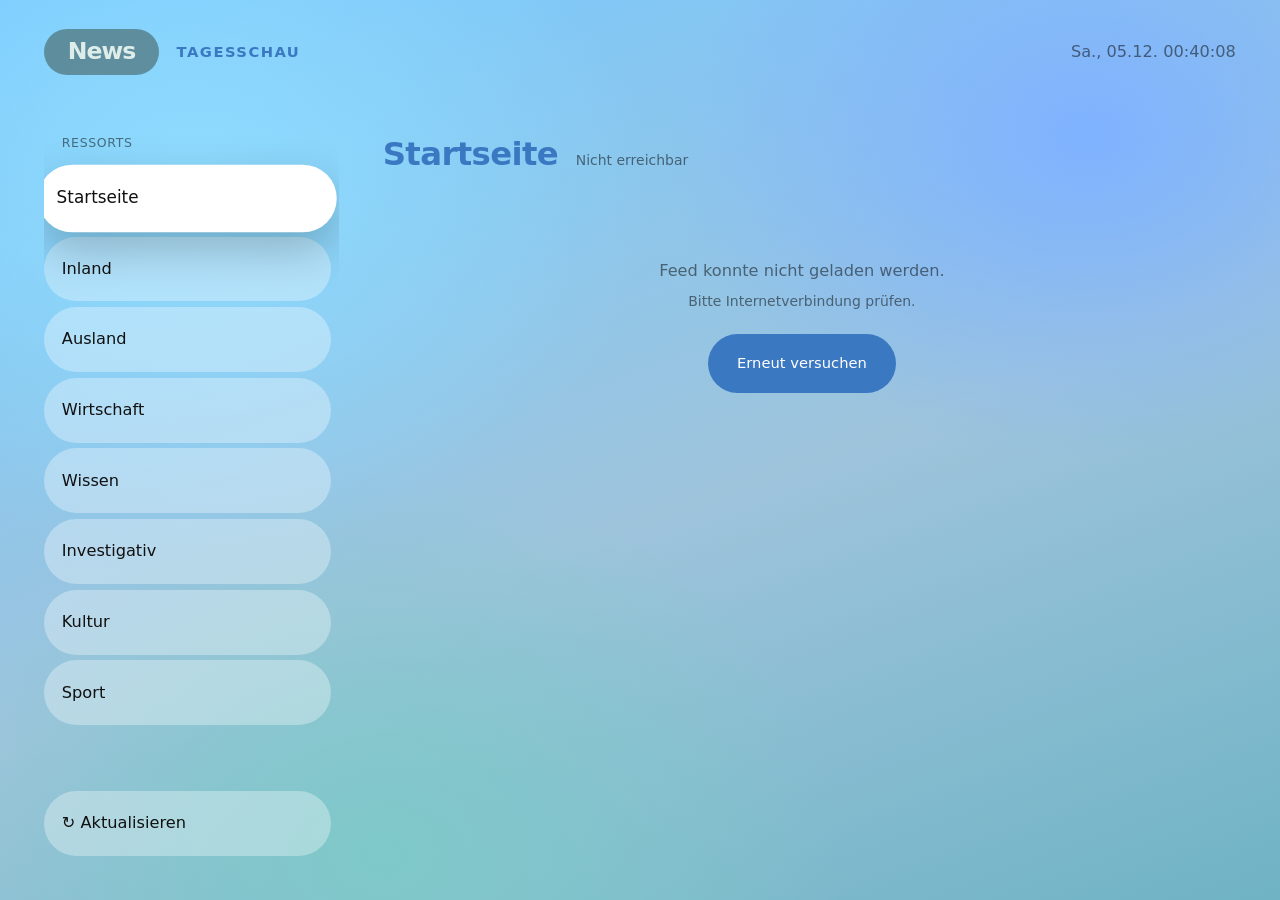
<file: apps/news.html>
<!doctype html>
<html lang="de">
<head>
<meta charset="utf-8">
<meta name="viewport" content="width=device-width, initial-scale=1, user-scalable=no">
<meta name="theme-color" content="#000000">
<title>News</title>
<style>
:root{
  --bg:#000;
  --bg-subtle:#0a0a0a;
  --bg-hover:#111;
  --border:#333;
  --border-hover:#555;
  --fg:#ededed;
  --fg-muted:#888;
  color-scheme:dark;
}
*{box-sizing:border-box;margin:0;-webkit-tap-highlight-color:transparent}
html{font-size:clamp(10px,min(1.15vw,2.04vh),48px);background:var(--bg);scrollbar-width:none}
html,html *{cursor:none!important}
::-webkit-scrollbar{display:none}
body{
  height:100vh;overflow:hidden;background:var(--bg);color:var(--fg);
  font:400 1rem/1.5 -apple-system,BlinkMacSystemFont,"Inter","Segoe UI",system-ui,sans-serif;
  -webkit-font-smoothing:antialiased;user-select:none;touch-action:none;overscroll-behavior:none
}
button{font:inherit;color:inherit;background:none;border:0;padding:0;text-align:inherit}
:focus{outline:none}

#app{display:flex;flex-direction:column;height:100vh;padding:2rem 3rem 0}

/* ---------- Kopf (Vercel Style) ---------- */
header{
  display:flex;align-items:center;gap:2rem;flex:none;
  padding-bottom:1.5rem;border-bottom:1px solid var(--border);margin-bottom:2rem
}
.brand{display:flex;align-items:center;gap:1.2rem}
.logo{
  background:#fff;color:#000;border-radius:6px;
  padding:.4rem 1rem .5rem;font-size:1.6rem;font-weight:700;letter-spacing:-.04em;line-height:1;
}
.appname{font-size:1rem;font-weight:500;letter-spacing:.1em;text-transform:uppercase;color:var(--fg-muted)}
.hclock{margin-left:auto;font-size:1.1rem;font-weight:400;color:var(--fg-muted);font-variant-numeric:tabular-nums;white-space:nowrap}

/* ---------- Layout ---------- */
main{flex:1;min-height:0;display:flex;gap:2rem}
#side{width:20rem;flex:none;display:flex;flex-direction:column;gap:.4rem;overflow-y:auto;padding:0 .5rem 3rem 0}
#content{flex:1;min-width:0;overflow-y:auto;padding:0 1rem 4rem 1rem;scroll-behavior:smooth}

/* ---------- Fokus (Vercel Outline) ---------- */
.res:focus, .card:focus, .btn:focus, [data-f]:focus {
  outline: 2px solid var(--fg);
  outline-offset: 2px;
  border-radius: 8px;
  z-index: 10;
  position: relative;
}

/* ---------- Seitenleiste ---------- */
.side-head{font-size:.85rem;font-weight:500;letter-spacing:.05em;text-transform:uppercase;color:var(--fg-muted);padding:.5rem 1.2rem}
.res{
  display:flex;align-items:center;gap:1rem;height:3.5rem;padding:0 1.2rem;
  border-radius:8px;background:transparent;border:1px solid transparent;
  font-size:1.1rem;font-weight:500;color:var(--fg-muted);flex:none;
  transition:background .15s, color .15s, border-color .15s;
}
.res:hover{background:var(--bg-subtle)}
.res.act{background:var(--bg-hover);color:var(--fg);border-color:var(--border)}
.side-gap{flex:1;min-height:1rem}

/* ---------- Liste ---------- */
.list-head{display:flex;align-items:baseline;gap:1.2rem;margin:.2rem 0 1.5rem;flex-wrap:wrap}
.list-head h2{font-size:1.6rem;font-weight:600;letter-spacing:-.02em}
.list-head .hint{font-size:.95rem;color:var(--fg-muted)}
.list{display:grid;grid-template-columns:1fr 1fr;gap:1.2rem;align-items:stretch}
.card{
  display:flex;flex-direction:column;background:var(--bg-subtle);
  border:1px solid var(--border);border-radius:12px;overflow:hidden;
  transition:background .15s, border-color .15s;
}
.card:hover{background:var(--bg-hover);border-color:var(--border-hover)}
.card:focus{background:var(--bg-hover);border-color:var(--border-hover)}
.card .thumb{height:9rem;flex:none;overflow:hidden;background:#000;border-bottom:1px solid var(--border)}
.card .thumb img{width:100%;height:100%;object-fit:cover;display:block;opacity:.9}
.card-body{padding:1.2rem;display:flex;flex-direction:column;gap:.6rem;flex:1}
.kicker{font-size:.8rem;font-weight:400;color:var(--fg-muted);text-transform:lowercase;letter-spacing:0}
.card h3{font-size:1.15rem;line-height:1.35;font-weight:500;color:var(--fg);display:-webkit-box;-webkit-line-clamp:3;-webkit-box-orient:vertical;overflow:hidden}
.card p{font-size:.95rem;line-height:1.5;color:var(--fg-muted);display:-webkit-box;-webkit-line-clamp:3;-webkit-box-orient:vertical;overflow:hidden}

/* ---------- Artikel ---------- */
.abar{display:flex;gap:1rem;align-items:center;margin-bottom:1.5rem;flex-wrap:wrap}
.btn{
  height:3.2rem;padding:0 1.4rem;border-radius:6px;border:1px solid var(--border);
  background:var(--bg-subtle);font-size:1rem;font-weight:500;
  display:inline-flex;align-items:center;justify-content:center;gap:.5rem;
  transition:background .15s, border-color .15s;
}
.btn:hover{background:var(--bg-hover);border-color:var(--border-hover)}
.btn.pri{background:#fff;color:#000;border-color:#fff}
.btn.pri:hover{background:#e0e0e0;border-color:#e0e0e0}

.article{max-width:52rem;margin:0 auto;padding-bottom:3rem}
.article h1{font-size:2rem;line-height:1.2;font-weight:600;letter-spacing:-.02em;margin:1rem 0 1rem}
.article .meta{display:flex;gap:1.2rem;flex-wrap:wrap;font-size:.9rem;color:var(--fg-muted);margin-bottom:1.5rem;border-bottom:1px solid var(--border);padding-bottom:1rem}
.article .hero{width:100%;max-height:24rem;object-fit:cover;border-radius:8px;margin-bottom:1.5rem;display:block;background:#000;border:1px solid var(--border)}
.article p{font-size:1.1rem;line-height:1.6;color:#ccc;margin-bottom:1rem}
.article p.lead{font-size:1.25rem;line-height:1.5;color:var(--fg);font-weight:500}

/* ---------- Status ---------- */
.msg{text-align:center;color:var(--fg-muted);font-size:1.1rem;padding:4rem 2rem}
.msg-sub{font-size:.95rem;color:var(--fg-muted);margin-top:.5rem}
.spinner{width:2.5rem;height:2.5rem;margin:0 auto 1.5rem;border-radius:50%;border:2px solid var(--border);border-top-color:#fff;animation:spin 1s linear infinite}
@keyframes spin{to{transform:rotate(360deg)}}

#toast{position:fixed;left:50%;bottom:3rem;transform:translate(-50%,2rem);z-index:60;padding:1rem 2rem;border-radius:8px;background:#fff;color:#000;font-size:1rem;font-weight:500;opacity:0;pointer-events:none;transition:opacity .2s,transform .2s}
#toast.show{opacity:1;transform:translate(-50%,0)}

/* ===== TV-Stil (wie Einstellungen / Apps): Aqua-Verlauf, weiche weiße Pills, Fokus = weiß + größer ===== */
html{background:#76c8ff}
body{background:radial-gradient(60% 70% at 15% 20%,#8fdcff 0,transparent 60%),radial-gradient(55% 60% at 85% 15%,#7fb2ff 0,transparent 60%),radial-gradient(60% 70% at 30% 95%,#7fc9c9 0,transparent 60%),linear-gradient(160deg,#76c8ff,#9ec4dc 55%,#6fb3c4)!important;background-attachment:fixed;color:#111!important}

:root{--bg:transparent;--bg-subtle:rgba(255,255,255,.32);--bg-hover:#fff;--border:transparent;--border-hover:transparent;--fg:#111;--fg-muted:rgba(0,0,0,.5);color-scheme:light}
header{border-bottom:0}
.logo{background:rgba(70,100,100,.62);color:rgba(230,242,238,.95);border-radius:1.6rem;padding:.7rem 1.6rem .8rem}
.appname{color:#3b78c2;font-weight:700}
.list-head h2{color:#3b78c2;font-size:2.2rem}
html .res{border-radius:99px;height:4.4rem;background:rgba(255,255,255,.32);color:#111;border:0;transition:transform .15s,background .15s,box-shadow .15s}
html .res.act{background:rgba(255,255,255,.62)}
html .res:focus,html .card:focus,html .btn:focus,html [data-f]:focus{outline:0;background:#fff;transform:scale(1.04);box-shadow:0 1.2rem 3rem rgba(0,0,0,.22);border-color:transparent}
html .res:focus{border-radius:99px}
html .card:focus{border-radius:2.4rem}
html .btn:focus{border-radius:99px}
.card{border:0;border-radius:2.4rem;background:rgba(255,255,255,.32);transition:transform .15s,background .15s,box-shadow .15s}
.card .thumb{border-bottom:0;background:rgba(0,0,0,.08)}
.card h3{color:#111}.card p{color:rgba(0,0,0,.55)}
.btn{border:0;border-radius:99px;background:rgba(255,255,255,.32);color:#111;height:4rem;padding:0 2rem}
.btn.pri,.btn.pri:hover{background:#3b78c2;color:#fff}
html .btn.pri:focus{background:#fff;color:#111}
.article h1{color:#111}.article p{color:#222}.article p.lead{color:#111}
.article .hero{border:0;border-radius:2.4rem}
.article .meta{border-bottom-color:rgba(0,0,0,.15)}
.spinner{border-color:rgba(0,0,0,.15);border-top-color:#3b78c2}
#toast{border-radius:99px}
</style>
</head>
<body>
<div id="app">
  <header>
    <div class="brand">
      <div class="logo">News</div>
      <div class="appname">tagesschau</div>
    </div>
    <div class="hclock" id="hclock"></div>
  </header>
  <main>
    <aside id="side"></aside>
    <section id="content"></section>
  </main>
</div>
<div id="toast"></div>
<script>
(() => {
'use strict';

/* ============================================================
   Helfer
   ============================================================ */
const $ = (s, r = document) => r.querySelector(s), $$ = (s, r = document) => Array.from(r.querySelectorAll(s));
function h(tag, props, ...kids) {
  const e = document.createElement(tag);
  for (const [k, v] of Object.entries(props || {})) {
    if (v == null || v === false) continue;
    if (k === 'class') e.className = v;
    else if (k.startsWith('on')) e.addEventListener(k.slice(2), v);
    else e.setAttribute(k, v === true ? '' : v);
  }
  for (const c of kids.flat(Infinity)) { if (c == null || c === false) continue; e.append(c.nodeType ? c : document.createTextNode(c)); }
  return e;
}
let tt; const toast = m => { const t = $('#toast'); t.textContent = m; t.classList.add('show'); clearTimeout(tt); tt = setTimeout(() => t.classList.remove('show'), 2400); };
const p2 = n => String(n).padStart(2, '0');
const cut = (s, n) => s.length > n ? s.slice(0, n).replace(/\s+\S*$/, '') + ' …' : s;

/* ============================================================
   Datenquellen
   ============================================================ */
const FEEDS = [
  { id:'start',        name:'Startseite',  url:'https://www.tagesschau.de/xml/rss2/' },
  { id:'inland',       name:'Inland',      url:'https://www.tagesschau.de/inland/index~rss2.xml' },
  { id:'ausland',      name:'Ausland',     url:'https://www.tagesschau.de/ausland/index~rss2.xml' },
  { id:'wirtschaft',   name:'Wirtschaft',  url:'https://www.tagesschau.de/wirtschaft/index~rss2.xml' },
  { id:'wissen',       name:'Wissen',      url:'https://www.tagesschau.de/wissen/index~rss2.xml' },
  { id:'investigativ', name:'Investigativ',url:'https://www.tagesschau.de/investigativ/index~rss2.xml' },
  { id:'kultur',       name:'Kultur',      url:'https://www.tagesschau.de/kultur/index~rss2.xml' },
  { id:'sport',        name:'Sport',       url:'https://www.sportschau.de/index~rss2.xml' }
];

const S = { feed:'start', items:{}, status:{}, article:null, lastCard:0, last:null, col:null, colFor:null };

/* ============================================================
   Netzwerk (mit CORS-Fallback-Kette)
   ============================================================ */
const PROXIES = [
  u => u,
  u => 'https://api.allorigins.win/raw?url=' + encodeURIComponent(u),
  u => 'https://api.codetabs.com/v1/proxy/?quest=' + encodeURIComponent(u),
  u => 'https://corsproxy.io/?' + encodeURIComponent(u)
];
async function fetchText(url) {
  for (const p of PROXIES) {
    try {
      const r = await fetch(p(url), { cache:'no-store', credentials:'omit' });
      if (!r.ok) continue;
      const t = await r.text();
      if (t && t.length > 120) return t;
    } catch (e) { /* nächster Proxy */ }
  }
  throw new Error('net');
}
async function fetchJina(url) {
  try {
    const r = await fetch('https://r.jina.ai/' + url, { cache:'no-store' });
    if (!r.ok) return '';
    const t = await r.text();
    if (!t || t.length < 250) return '';
    if (/^(401|Authentication|Unauthorized)/i.test(t.slice(0, 60))) return '';
    return t;
  } catch (e) { return ''; }
}

/* ============================================================
   RSS / Artikel parsen
   ============================================================ */
function xmlText(el, sel) { const n = el.querySelector(sel); return n ? (n.textContent || '').trim() : ''; }
function stripHtml(s) { const d = document.createElement('div'); d.innerHTML = s; return (d.textContent || '').replace(/\s+/g, ' ').trim(); }

function parseRss(x) {
  const doc = new DOMParser().parseFromString(x, 'application/xml');
  if (doc.querySelector('parsererror')) return [];
  return Array.from(doc.querySelectorAll('item')).map(it => {
    const raw = xmlText(it, 'description');
    let img = '';
    const enc = it.querySelector('enclosure');
    if (enc && /image/i.test(enc.getAttribute('type') || '')) img = enc.getAttribute('url') || '';
    if (!img) { try { const mc = it.getElementsByTagName('media:content')[0]; if (mc) img = mc.getAttribute('url') || ''; } catch (e) {} }
    if (!img) { const m = /<img[^>]+src="([^"]+)"/i.exec(raw); if (m) img = m[1]; }
    return { title: xmlText(it, 'title'), desc: stripHtml(raw), link: xmlText(it, 'link'), date: xmlText(it, 'pubDate'), img: img };
  }).filter(x => x.title && x.link);
}

function extractParagraphs(html) {
  const doc = new DOMParser().parseFromString(html, 'text/html');
  const scope = doc.querySelector('.storytext') || doc.querySelector('article') || doc.querySelector('main') || doc.body;
  if (!scope) return [];
  let ps = Array.from(scope.querySelectorAll('p'))
    .map(p => (p.textContent || '').replace(/\s+/g, ' ').trim())
    .filter(t => t.length > 55);
  const seen = {};
  ps = ps.filter(t => { const k = t.slice(0, 80); if (seen[k]) return false; seen[k] = 1; return true; });
  if (ps.join(' ').length < 250) return [];
  return ps;
}

function mdToParas(md) {
  if (!md) return [];
  const out = [];
  for (let l of md.split('\n')) {
    l = l.trim();
    if (!l) continue;
    l = l.replace(/!\[[^\]]*\]\([^)]*\)/g, '')
         .replace(/\[([^\]]*)\]\([^)]*\)/g, '$1')
         .replace(/[*_`#>|]/g, '').trim();
    if (l.length > 55 && !/^(Zum|Mehr|Weitere|Alle|Bild|Video|Quelle|Anzeige|Cookies)/i.test(l)) out.push(l);
  }
  return out.slice(0, 60);
}

function fmtDate(s) {
  const d = new Date(s);
  if (isNaN(d.getTime())) return '';
  return d.toLocaleString('de-DE', { day:'2-digit', month:'2-digit', year:'numeric', hour:'2-digit', minute:'2-digit' }) + ' Uhr';
}

/* ============================================================
   Laden
   ============================================================ */
async function loadFeed(id, force) {
  const f = FEEDS.filter(x => x.id === id)[0];
  if (!f) return;
  if (S.status[id] === 'loading') return;
  if (S.items[id] && S.items[id].length && !force) return;
  S.status[id] = 'loading';
  if (S.feed === id && !S.article) render();
  try {
    const txt = await fetchText(f.url);
    const items = parseRss(txt);
    if (!items.length) throw new Error('leer');
    S.items[id] = items.slice(0, 30);
    S.status[id] = 'ready';
  } catch (e) {
    S.status[id] = 'error';
    if (!S.items[id]) S.items[id] = [];
  }
  if (S.feed === id && !S.article) render();
}

async function loadArticleBody(it) {
  let paras = [];
  try { paras = extractParagraphs(await fetchText(it.link)); } catch (e) {}
  if (!paras.length) { try { paras = mdToParas(await fetchJina(it.link)); } catch (e) {} }
  if (!S.article || S.article.item !== it) return;
  S.article.paras = paras;
  S.article.status = paras.length ? 'ready' : 'empty';
  render();
}

/* ============================================================
   Rendern
   ============================================================ */
function loadingBox(txt) {
  return h('div', { class:'msg' }, h('div', { class:'spinner' }), h('div', {}, txt));
}

function card(it, i) {
  return h('button', { class:'card', 'data-f':true, type:'button', 'data-key':'a' + i, onclick:() => openArticle(it, i) },
    it.img ? h('div', { class:'thumb' },
      h('img', { src:it.img, alt:'', loading:'lazy', onerror:e => { const p = e.target.parentNode; if (p) p.remove(); } })) : null,
    h('div', { class:'card-body' },
      h('span', { class:'kicker' }, 'tagesschau'),
      h('h3', {}, it.title),
      it.desc ? h('p', {}, cut(it.desc, 165)) : null));
}

function buildList() {
  const st = S.status[S.feed] || 'idle';
  const items = S.items[S.feed] || [];
  const fName = FEEDS.filter(x => x.id === S.feed)[0]?.name || 'Startseite';
  
  const head = h('div', { class:'list-head' },
    h('h2', {}, fName),
    h('span', { class:'hint' }, st === 'loading' ? 'Lädt …' : (st === 'error' ? 'Nicht erreichbar' : items.length + ' Meldungen')));

  if (!items.length) {
    if (st === 'loading' || st === 'idle') return h('div', {}, head, loadingBox('Nachrichten werden geladen …'));
    return h('div', {}, head,
      h('div', { class:'msg' },
        h('div', {}, 'Feed konnte nicht geladen werden.'),
        h('div', { class:'msg-sub' }, 'Bitte Internetverbindung prüfen.'),
        h('div', { style:'margin-top:1.5rem' },
          h('button', { class:'btn pri', 'data-f':true, type:'button', 'data-key':'retry', onclick:() => loadFeed(S.feed, true) }, 'Erneut versuchen'))));
  }
  return h('div', {}, head, h('div', { class:'list' }, items.map((it, i) => card(it, i))));
}

function buildArticle() {
  const a = S.article, it = a.item;
  const bar = h('div', { class:'abar' },
    h('button', { class:'btn', 'data-f':true, type:'button', 'data-key':'back', onclick:closeArticle }, '‹ Zurück'),
    h('button', { class:'btn', 'data-f':true, type:'button', 'data-key':'reload-art', onclick:() => openArticle(it, S.lastCard) }, '↻ Neu laden'));

  const kids = [
    h('span', { class:'kicker' }, 'tagesschau'),
    h('h1', {}, it.title),
    h('div', { class:'meta' }, fmtDate(it.date) || '')
  ];
  if (it.img) kids.push(h('img', { class:'hero', src:it.img, alt:'', onerror:e => e.target.remove() }));

  if (a.status === 'loading') {
    kids.push(loadingBox('Artikel wird geladen …'));
  } else if (a.paras && a.paras.length) {
    a.paras.forEach((t, i) => kids.push(h('p', { class: i === 0 ? 'lead' : '' }, t)));
  } else {
    kids.push(h('p', { class:'lead' }, it.desc || 'Für diesen Beitrag ist kein Text verfügbar.'));
    kids.push(h('div', { class:'msg-sub', style:'text-align:left;margin-top:1rem' }, 'Tipp: Mit „Neu laden“ erneut versuchen.'));
  }

  // Wichtig: kein data-f, damit kein hässlicher Fokus-Rahmen um den Text erscheint
  return h('div', {},
    bar,
    h('div', { class:'article', tabindex:'-1', 'data-key':'art' }, kids));
}

function buildContent() {
  return S.article ? buildArticle() : buildList();
}

function renderSide() {
  $('#side').replaceChildren(
    h('div', { class:'side-head' }, 'Ressorts'),
    ...FEEDS.map(f => h('button', {
      class: 'res' + (f.id === S.feed ? ' act' : ''), 'data-f':true, 'data-key':'res-' + f.id, type:'button',
      onclick:() => setFeed(f.id)
    }, f.name)),
    h('div', { class:'side-gap' }),
    h('button', { class:'res', 'data-f':true, 'data-key':'reload', type:'button', onclick:() => { toast('Wird aktualisiert …'); loadFeed(S.feed, true); } }, '↻ Aktualisieren')
  );
}

function render() {
  const c = $('#content');
  const a = document.activeElement;
  const key = (a && a.dataset && a.dataset.key) ? a.dataset.key : null;
  const sc = c.scrollTop;
  c.replaceChildren(buildContent());
  c.scrollTop = sc;
  if (key) {
    const n = c.querySelector('[data-key="' + key + '"]');
    if (n) n.focus({ preventScroll:true });
  }
}

/* ============================================================
   Aktionen
   ============================================================ */
function setFeed(id) {
  S.feed = id; S.article = null;
  renderSide(); render();
  $('#content').scrollTop = 0;
  focusEl($('#side .res[data-key="res-' + id + '"]'));
  loadFeed(id);
}

function openArticle(it, idx) {
  S.lastCard = (typeof idx === 'number') ? idx : 0;
  S.article = { item: it, status:'loading', paras: [] };
  render();
  $('#content').scrollTop = 0;
  focusEl($('[data-key="art"]'), false);
  loadArticleBody(it);
}

function closeArticle() {
  S.article = null;
  render();
  const n = $('#content').querySelector('[data-key="a' + S.lastCard + '"]');
  focusEl(n || $('#content .card') || initial());
}

/* ============================================================
   Uhr im Kopf
   ============================================================ */
function tickClock() {
  const d = new Date(), el = $('#hclock');
  if (!el) return;
  el.textContent = d.toLocaleDateString('de-DE', { weekday:'short', day:'2-digit', month:'2-digit' }) +
                   '   ' + p2(d.getHours()) + ':' + p2(d.getMinutes()) + ':' + p2(d.getSeconds());
}
setInterval(tickClock, 1000);
tickClock();

/* ============================================================
   TV-Fernbedienung / Navigation
   ============================================================ */
const initial = () => $('#side .res.act') || $('#side .res');

function vis(el) {
  if (el.disabled || el.hidden) return false;
  const r = el.getBoundingClientRect();
  if (r.width < 4 || r.height < 4 || r.right <= 0 || r.left >= innerWidth) return false;
  const sc = el.closest('#content');
  if (sc) { const b = sc.getBoundingClientRect(); if (r.bottom <= b.top || r.top >= b.bottom) return false; }
  return true;
}

function focusEl(el, scroll) {
  if (!el) return;
  el.focus({ preventScroll:true });
  if (scroll !== false && el.closest('#content')) el.scrollIntoView({ block:'nearest', behavior:'smooth' });
}

function move(dir) {
  let cur = document.activeElement;
  if (!cur || !cur.matches || !cur.matches('[data-f]')) cur = null;
  if (!cur) return focusEl(S.last && S.last.isConnected && vis(S.last) ? S.last : initial());

  const all = $$('[data-f]').filter(e => e !== cur && vis(e));
  const c = cur.getBoundingClientRect(), cx = c.left + c.width / 2, cy = c.top + c.height / 2;
  const hz = dir === 'left' || dir === 'right';
  if (hz || S.colFor !== cur) S.col = null;
  if (!hz && S.col == null) S.col = cx;
  const colX = S.col == null ? cx : S.col;

  let best = null, bs = Infinity;
  for (const strict of [true, false]) {
    for (const el of all) {
      const r = el.getBoundingClientRect(), ex = r.left + r.width / 2, ey = r.top + r.height / 2;
      let prim, gap, off;
      if (hz) {
        if (dir === 'right' ? ex <= cx + 1 : ex >= cx - 1) continue;
        prim = dir === 'right' ? r.left - c.right : c.left - r.right;
        gap = Math.max(0, r.top - c.bottom, c.top - r.bottom);
        if (strict && gap > 8) continue;
        off = Math.abs(ey - cy);
      } else {
        if (dir === 'down' ? ey <= cy + 1 : ey >= cy - 1) continue;
        prim = dir === 'down' ? r.top - c.bottom : c.top - r.bottom;
        gap = Math.max(0, r.left - c.right, c.left - r.right);
        off = Math.abs(ex - colX);
      }
      const sc = Math.max(0, prim) + gap * 3 + off * .5 + (!hz && gap > 0 ? 1000 : 0);
      if (sc < bs) { bs = sc; best = el; }
    }
    if (best) break;
  }
  if (best) { S.colFor = best; focusEl(best); }
}

function goBack() {
  if (S.article) { closeArticle(); return true; }
  const a = document.activeElement;
  if (a && a.matches && a.matches('[data-f]')) {
    const ini = initial();
    if (a !== ini) { focusEl(ini); return true; }
    return false;
  }
  return false;
}

/* Tasten vom TV-Fenster (Eltern-Seite) entgegennehmen */
window.addEventListener('message', ev => {
  const d = ev.data;
  if (!d || d.type !== 'mp-key') return;
  if (d.key === 'Enter' || d.keyCode === 13 || d.key === ' ') {
    const a = document.activeElement;
    if (a && a !== document.body && a.click) { a.click(); return; }
  }
  document.dispatchEvent(new KeyboardEvent('keydown', { key:d.key, keyCode:d.keyCode, which:d.keyCode, bubbles:true, cancelable:true }));
});

document.addEventListener('keydown', ev => {
  if (ev.ctrlKey || ev.metaKey || ev.altKey) return;
  const k = ev.key, c = ev.keyCode;

  if (k === 'Enter' || c === 13 || k === ' ') { const a = document.activeElement; if (a && a !== document.body && a.matches && a.matches('button,[data-f],[tabindex],a[href],input,select,[role=button]') && a.click) { ev.preventDefault(); a.click(); return; } }

  if (k === 'GoBack' || k === 'BrowserBack' || c === 461 || c === 10009 || k === 'Escape' || k === 'Backspace') {
    if (goBack()) ev.preventDefault();
    else { try { parent.postMessage({ type:'mp-app-exit' }, '*'); } catch (e) {} }
    return;
  }

  const dir = { ArrowLeft:'left', ArrowRight:'right', ArrowUp:'up', ArrowDown:'down' }[k] ||
              ({ 37:'left', 38:'up', 39:'right', 40:'down' })[c];
  if (!dir) return;
  ev.preventDefault();

  /* Im Artikel: hoch/runter scrollen statt Fokus bewegen */
  if (S.article && (dir === 'up' || dir === 'down')) {
    const a = document.activeElement;
    const inSide = a && a.closest && a.closest('#side');
    
    // Wenn der Fokus in der Seitenleiste liegt, normale Navigation zulassen
    if (!inSide) {
      const cont = $('#content');
      const onBar = a && a.dataset && (a.dataset.key === 'back' || a.dataset.key === 'reload-art');
      
      if (dir === 'down') {
        if (onBar) focusEl($('[data-key="art"]'), false);
        cont.scrollTop += cont.clientHeight * .5;
      } else {
        if (cont.scrollTop <= 2) {
          if (!onBar) focusEl($('[data-key="back"]'), false);
        } else {
          cont.scrollTop -= cont.clientHeight * .5;
        }
      }
      return;
    }
    // Wenn inSide -> normale Navigation (fällt durch zu move(dir))
  }

  move(dir);
});

document.addEventListener('focusin', e => { if (e.target.matches && e.target.matches('[data-f]')) S.last = e.target; });

/* Touch/Gesten blocken (TV) */
const kill = ev => { if (ev.cancelable) ev.preventDefault(); ev.stopImmediatePropagation(); };
['touchstart','touchmove','touchend','touchcancel','gesturestart'].forEach(t => document.addEventListener(t, kill, { capture:true, passive:false }));
['contextmenu','dragstart'].forEach(t => document.addEventListener(t, e => e.preventDefault()));

/* Vollbild beim ersten Tastendruck */
(() => {
  const w = () => {
    ['pointerdown','keydown','click'].forEach(t => document.removeEventListener(t, w, true));
    try {
      const el = document.documentElement, fn = el.requestFullscreen || el.webkitRequestFullscreen;
      if (fn && !document.fullscreenElement) Promise.resolve(fn.call(el)).catch(() => {});
    } catch (e) {}
  };
  ['pointerdown','keydown','click'].forEach(t => document.addEventListener(t, w, true));
})();

/* ============================================================
   Start
   ============================================================ */
renderSide();
render();
focusEl(initial());
loadFeed('start');
})();
/* Systemtasten (Lautstärke, Sprachsuche, Einstellungen, Menü) NICHT abfangen; Tastatursuche -> Host */
(() => {
  const SYS = /^(AudioVolume(Up|Down|Mute)|Volume(Up|Down|Mute)|VoiceAssist|LaunchAssistant|Assistant|VoiceDial|Settings|Menu|ContextMenu|Info|Help)$/;
  const SYSC = [173,174,175,447,448,449,231,93,82,457];
  ['keydown','keyup','keypress'].forEach(t => window.addEventListener(t, ev => {
    if (SYS.test(ev.key) || SYSC.includes(ev.keyCode)) { ev.stopImmediatePropagation(); return; }
    if (t === 'keydown' && (ev.key === 'BrowserSearch' || ev.key === 'Search' || ev.keyCode === 170)) { ev.preventDefault(); ev.stopImmediatePropagation(); try { parent.postMessage({ type:'mp-app-search' }, '*'); } catch {} }
  }, true));
})();
</script>
</body>
</html>
</file>
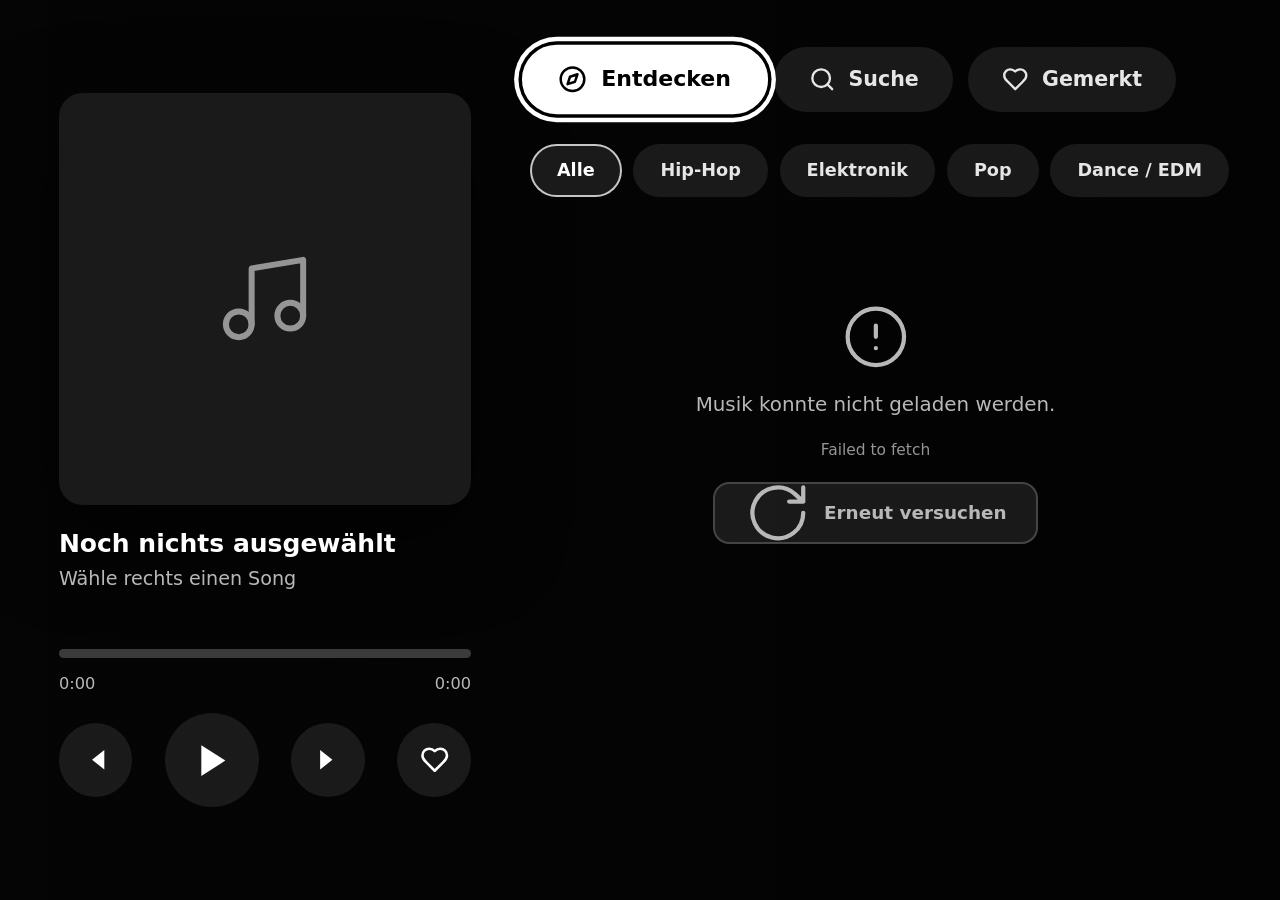
<file: apps/sona.html>
<!doctype html>
<html lang="de">
<head>
<meta charset="utf-8">
<meta name="viewport" content="width=device-width, initial-scale=1, user-scalable=no">
<meta name="referrer" content="no-referrer">
<meta name="theme-color" content="#000000">
<title>Musik</title>
<link rel="icon" href="data:image/svg+xml,%3Csvg xmlns='http://www.w3.org/2000/svg' viewBox='0 0 32 32'%3E%3Crect width='32' height='32' rx='7' fill='%23000'/%3E%3Cpath d='M14 7h4v7h7v4h-7v7h-4v-7H7v-4h7z' fill='white'/%3E%3C/svg%3E">
<style>
:root{
  --bg:#000;--fg:#fff;--fg-2:#e6e6e6;--fg-3:#b8b8b8;--fg-4:#959595;
  --bg-3:#1a1a1a;--border:#2a2a2a;--border-2:#454545;
  --glass:rgba(255,255,255,.09);
  --fr:0 0 0 .22rem #000,0 0 0 .5rem #fff;
  --cv:min(28rem,calc(100vh - 27rem));
  color-scheme:dark;
}
*{box-sizing:border-box;margin:0;-webkit-tap-highlight-color:transparent}
html{font-size:clamp(10px,min(1.15vw,2.04vh),48px);background:#000;scrollbar-width:none}
html,html *{cursor:none!important}
html::-webkit-scrollbar,body::-webkit-scrollbar,*::-webkit-scrollbar{display:none}
body{height:100vh;overflow:hidden;background:#000;color:var(--fg);
  font:500 1rem/1.4 -apple-system,BlinkMacSystemFont,"Inter","Segoe UI",system-ui,sans-serif;
  -webkit-font-smoothing:antialiased;-webkit-user-select:none;user-select:none;touch-action:none;overscroll-behavior:none}
button{font:inherit;color:inherit;background:none;border:0;padding:0;text-align:inherit}
:focus{outline:none}
.ic{width:2rem;height:2rem;fill:none;stroke:currentColor;stroke-width:2.1;stroke-linecap:round;stroke-linejoin:round;flex:none}
.ic.fill{fill:currentColor;stroke:none}

/* Hintergrund aus dem Cover */
#bg{position:fixed;inset:-12%;background:#111 center/cover no-repeat;filter:blur(5rem) brightness(.42) saturate(1.5);transition:opacity .45s;z-index:0}
#bg.out{opacity:0}
#shade{position:fixed;inset:0;z-index:1;background:linear-gradient(90deg,rgba(0,0,0,.35),rgba(0,0,0,.6))}

#app{position:relative;z-index:2;display:flex;height:100vh;padding:3.2rem 4rem;gap:4rem}

/* ===== Jetzt läuft ===== */
#np{flex:none;width:var(--cv);min-width:24rem;display:flex;flex-direction:column;justify-content:center}
.cover{width:var(--cv);min-width:24rem;aspect-ratio:1;border-radius:1.6rem;overflow:hidden;background:var(--bg-3);display:grid;place-items:center;
  box-shadow:0 2rem 6rem rgba(0,0,0,.6);color:var(--fg-4)}
.cover img{width:100%;height:100%;object-fit:cover;display:block}
.cover .ic{width:7rem;height:7rem;stroke-width:1.4}
.meta{margin-top:1.6rem;min-height:6.4rem}
.m-t{font-size:1.7rem;font-weight:700;line-height:1.25;display:-webkit-box;-webkit-line-clamp:2;-webkit-box-orient:vertical;overflow:hidden}
.m-a{margin-top:.4rem;font-size:1.3rem;color:var(--fg-3);white-space:nowrap;overflow:hidden;text-overflow:ellipsis}
.seek{margin-top:1rem;display:block;border-radius:1rem;padding:.8rem 0;transition:transform .14s}
.seek .trk{height:.6rem;border-radius:1rem;background:rgba(255,255,255,.22);position:relative;transition:height .14s}
.seek .fill{position:absolute;left:0;top:0;bottom:0;width:0;border-radius:1rem;background:#fff}
.seek .knob{position:absolute;top:50%;left:0;width:1.6rem;height:1.6rem;margin:-.8rem 0 0 -.8rem;border-radius:50%;background:#fff;transform:scale(0);transition:transform .14s}
.seek:focus .trk{height:1rem;box-shadow:0 0 0 .3rem rgba(255,255,255,.6)}
.seek:focus .knob{transform:scale(1.2)}
.times{display:flex;justify-content:space-between;font-size:1.1rem;color:var(--fg-3);margin-top:.2rem;font-variant-numeric:tabular-nums}
.ctl{display:flex;align-items:center;justify-content:space-between;margin-top:1.2rem}
.pb{width:5rem;height:5rem;border-radius:50%;display:grid;place-items:center;background:var(--glass);color:#fff;transition:transform .14s,background .14s,color .14s,box-shadow .14s}
.pb.big{width:6.4rem;height:6.4rem}
.pb.big .ic{width:2.8rem;height:2.8rem}
.pb:focus{background:#fff;color:#000;transform:scale(1.14);box-shadow:0 0 0 .3rem rgba(255,255,255,.35)}
.pb.on{color:#fff}.pb.on .ic{fill:currentColor}
.pb:disabled{opacity:.35}

/* ===== Browser rechts ===== */
#br{flex:1;min-width:0;display:flex;flex-direction:column}
.tabs{display:flex;gap:1rem;flex:none}
.chip{flex:none;height:4.4rem;padding:0 2.2rem;border-radius:999px;font-size:1.4rem;font-weight:600;display:inline-flex;align-items:center;gap:.9rem;
  background:var(--glass);border:2px solid transparent;color:var(--fg-2);transition:transform .14s,background .14s,color .14s,box-shadow .14s}
.chip .ic{width:1.8rem;height:1.8rem}
.chip.active{border-color:rgba(255,255,255,.75);color:#fff}
.chip:focus{background:#fff;color:#000;border-color:#fff;transform:scale(1.07);box-shadow:var(--fr);position:relative;z-index:4}
.sub{flex:none;display:flex;gap:.8rem;overflow-x:auto;margin:1.4rem -.8rem 0;padding:.8rem}
.sub[hidden]{display:none}
.sub .chip{height:3.6rem;padding:0 1.7rem;font-size:1.2rem}
#content{flex:1;min-height:0;overflow-y:auto;overflow-x:hidden;margin:.6rem -.8rem 0;padding:.8rem .8rem 3rem;scrollbar-width:none}
.head{display:flex;align-items:center;justify-content:space-between;margin:.4rem 0 1.6rem;gap:1.4rem}
.head h2{font-size:1.6rem;font-weight:700}
.grid{display:grid;grid-template-columns:repeat(3,1fr);gap:2.2rem 1.8rem}
.tile{display:block;text-align:left;transition:transform .14s;scroll-margin:1.8rem 0}
.tile .cv{position:relative;aspect-ratio:1;border-radius:1.1rem;overflow:hidden;background:var(--bg-3);display:grid;place-items:center;color:var(--fg-4);border:2px solid transparent;transition:box-shadow .14s}
.tile .cv img{width:100%;height:100%;object-fit:cover;display:block}
.tile:focus{transform:scale(1.05);position:relative;z-index:4}
.tile:focus .cv{box-shadow:var(--fr);border-color:transparent}
.tile .tt{margin-top:.9rem;font-size:1.25rem;font-weight:600;line-height:1.25;display:-webkit-box;-webkit-line-clamp:2;-webkit-box-orient:vertical;overflow:hidden;min-height:2.5em}
.tile .ta{margin-top:.2rem;font-size:1.05rem;color:var(--fg-3);white-space:nowrap;overflow:hidden;text-overflow:ellipsis}
.tile .hb{position:absolute;top:.7rem;right:.7rem;width:2.8rem;height:2.8rem;border-radius:50%;background:rgba(0,0,0,.6);display:none;place-items:center}
.tile .hb .ic{width:1.5rem;height:1.5rem;fill:currentColor;stroke:none}
.tile.liked .hb{display:grid}
.tile .eq{position:absolute;left:.8rem;bottom:.8rem;width:3.2rem;height:3.2rem;border-radius:.8rem;background:rgba(0,0,0,.65);display:none;align-items:flex-end;justify-content:center;gap:.28rem;padding:.8rem}
.tile.now .eq{display:flex}
.tile.now .tt{text-decoration:underline;text-underline-offset:.25em;text-decoration-thickness:.12rem}
.eq i{width:.4rem;height:100%;background:#fff;border-radius:.2rem;transform-origin:bottom;transform:scaleY(.35)}
body.playing .eq i{animation:eq .9s ease-in-out infinite}
.eq i:nth-child(2){animation-delay:-.3s!important}.eq i:nth-child(3){animation-delay:-.6s!important}
@keyframes eq{0%,100%{transform:scaleY(.25)}50%{transform:scaleY(1)}}
.tile.more .cv{background:var(--glass);flex-direction:column;gap:1rem;font-size:1.3rem;font-weight:600;color:var(--fg-2)}
.tile.more .cv .ic{width:3.4rem;height:3.4rem}
.sk .cv{background:linear-gradient(100deg,#141414 30%,#222 50%,#141414 70%) 0 0/300% 100%;animation:sh 1.3s linear infinite}
.sk .tt,.sk .ta{width:70%;height:1.1rem;margin-top:.9rem;border-radius:.5rem;background:#181818;min-height:0}
.sk .ta{width:45%;margin-top:.6rem}
@keyframes sh{to{background-position:-300% 0}}

/* Suche */
.sfield{display:flex;align-items:center;gap:1.2rem;width:100%;height:5.2rem;padding:0 1.8rem;border-radius:1.2rem;border:2px solid var(--border-2);background:var(--glass);font-size:1.9rem;font-weight:600;transition:transform .14s,box-shadow .14s,background .14s}
.sfield .ic{color:var(--fg-3)}
.sfield .st{flex:1;min-width:0;white-space:nowrap;overflow:hidden;text-overflow:ellipsis}
.sfield .ph{color:var(--fg-4);font-weight:500}
.sfield .caret{display:inline-block;width:.2rem;height:1.9rem;background:#fff;vertical-align:-.25rem;margin-left:.15rem;animation:bl 1s steps(1) infinite}
@keyframes bl{50%{opacity:0}}
button.sfield:focus{background:#fff;color:#000;border-color:#fff;box-shadow:var(--fr);transform:scale(1.02)}
button.sfield:focus .ic{color:#000}
.kb{display:grid;grid-template-columns:repeat(10,1fr);gap:.6rem;margin-top:1.6rem}
.key{height:4.4rem;border-radius:.9rem;background:var(--glass);font-size:1.5rem;font-weight:600;text-align:center;display:grid;place-items:center;text-transform:uppercase;transition:transform .12s,background .12s,color .12s,box-shadow .12s}
.key.w3{grid-column:span 3}.key.w4{grid-column:span 4}
.key .ic{width:2rem;height:2rem}
.key.act{text-transform:none;font-size:1.3rem;display:flex;align-items:center;justify-content:center;gap:.8rem}
.key:focus{background:#fff;color:#000;transform:scale(1.1);box-shadow:var(--fr);position:relative;z-index:4}
.hint{margin-top:1.6rem;font-size:1.15rem;color:var(--fg-4)}

.btn{height:4.2rem;padding:0 2rem;border-radius:1.1rem;border:2px solid var(--border-2);background:var(--glass);font-size:1.25rem;font-weight:600;display:inline-flex;align-items:center;gap:.8rem;transition:transform .14s,background .14s,color .14s,box-shadow .14s}
.btn .ic{width:1.7rem;height:1.7rem}
.btn:focus{background:#fff;color:#000;border-color:#fff;transform:scale(1.07);box-shadow:var(--fr)}
.msg{display:flex;flex-direction:column;align-items:center;justify-content:center;text-align:center;gap:1.4rem;padding:5rem 2rem;color:var(--fg-3);font-size:1.35rem}
.msg .ic{width:4.6rem;height:4.6rem;stroke-width:1.5}
.msg small{font-size:1.05rem;color:var(--fg-4);max-width:34rem}

#toast{position:fixed;left:50%;bottom:3.6rem;transform:translate(-50%,2rem);z-index:20;padding:1.2rem 2.4rem;border-radius:999px;background:#fff;color:#000;font-size:1.3rem;font-weight:700;opacity:0;pointer-events:none;transition:opacity .2s,transform .2s;white-space:nowrap}
#toast.show{opacity:1;transform:translate(-50%,0)}
@media(prefers-reduced-motion:reduce){*{animation:none!important;transition:none!important}}
</style>
</head>
<body>
<svg width="0" height="0" style="position:absolute" aria-hidden="true">
  <symbol id="i-search" viewBox="0 0 24 24"><circle cx="11" cy="11" r="8"/><path d="m21 21-4.3-4.3"/></symbol>
  <symbol id="i-heart" viewBox="0 0 24 24"><path d="M19 14c1.49-1.46 3-3.21 3-5.5A5.5 5.5 0 0 0 16.5 3c-1.76 0-3 .5-4.5 2-1.5-1.5-2.74-2-4.5-2A5.5 5.5 0 0 0 2 8.5c0 2.3 1.5 4.05 3 5.5l7 7Z"/></symbol>
  <symbol id="i-play" viewBox="0 0 24 24"><path d="M6 3l14 9-14 9z"/></symbol>
  <symbol id="i-pause" viewBox="0 0 24 24"><path d="M7 4h3v16H7zM14 4h3v16h-3z"/></symbol>
  <symbol id="i-prev" viewBox="0 0 24 24"><path d="M19 20 9 12l10-8v16zM5 19V5"/></symbol>
  <symbol id="i-next" viewBox="0 0 24 24"><path d="M5 4l10 8-10 8V4zM19 5v14"/></symbol>
  <symbol id="i-back" viewBox="0 0 24 24"><path d="M21 4H8l-7 8 7 8h13a2 2 0 0 0 2-2V6a2 2 0 0 0-2-2zM18 9l-6 6M12 9l6 6"/></symbol>
  <symbol id="i-trash" viewBox="0 0 24 24"><path d="M3 6h18M8 6V4h8v2M19 6l-1 14H6L5 6M10 11v6M14 11v6"/></symbol>
  <symbol id="i-refresh" viewBox="0 0 24 24"><path d="M21 12a9 9 0 1 1-3-6.7L21 8M21 3v5h-5"/></symbol>
  <symbol id="i-alert" viewBox="0 0 24 24"><circle cx="12" cy="12" r="10"/><path d="M12 8v4M12 16h.01"/></symbol>
  <symbol id="i-music" viewBox="0 0 24 24"><path d="M9 18V5l12-2v13"/><circle cx="6" cy="18" r="3"/><circle cx="18" cy="16" r="3"/></symbol>
  <symbol id="i-plus" viewBox="0 0 24 24"><path d="M12 5v14M5 12h14"/></symbol>
  <symbol id="i-compass" viewBox="0 0 24 24"><circle cx="12" cy="12" r="10"/><path d="m16.2 7.8-2.1 6.3-6.3 2.1 2.1-6.3z"/></symbol>
</svg>

<div id="bg"></div><div id="shade"></div>

<div id="app">
  <section id="np" aria-label="Jetzt läuft">
    <div class="cover" id="cover"></div>
    <div class="meta">
      <div class="m-t" id="mt">Noch nichts ausgewählt</div>
      <div class="m-a" id="ma">Wähle rechts einen Song</div>
    </div>
    <div class="seek" id="seek" tabindex="0" data-f role="slider" aria-label="Position">
      <div class="trk"><div class="fill" id="sfill"></div><div class="knob" id="sknob"></div></div>
    </div>
    <div class="times"><span id="tcur">0:00</span><span id="tdur">0:00</span></div>
    <div class="ctl">
      <button class="pb" id="bprev" data-f type="button" aria-label="Zurück"></button>
      <button class="pb big" id="bplay" data-f type="button" aria-label="Abspielen/Pause"></button>
      <button class="pb" id="bnext" data-f type="button" aria-label="Weiter"></button>
      <button class="pb" id="blike" data-f type="button" aria-label="Song merken"></button>
    </div>
  </section>

  <section id="br">
    <div class="tabs" id="tabs">
      <button class="chip active" data-f data-tab="discover" type="button"></button>
      <button class="chip" data-f data-tab="search" type="button"></button>
      <button class="chip" data-f data-tab="liked" type="button"></button>
    </div>
    <div class="sub" id="sub"></div>
    <div id="content"></div>
  </section>
</div>
<div id="toast"></div>

<script>
(() => {
'use strict';

/* Backend (/api) liegt im Root des Repos/der Domain, nicht im Ordner /apps – daher immer absolut vom Root aus */
const SC_BASE = 'https://mediaplus-streaming.vercel.app';

const NS = 'http://www.w3.org/2000/svg';
const $ = (s, r = document) => r.querySelector(s);
const $$ = (s, r = document) => Array.from(r.querySelectorAll(s));
function h(tag, props, ...kids) {
  const e = document.createElement(tag);
  for (const [k, v] of Object.entries(props || {})) {
    if (v == null || v === false) continue;
    if (k === 'class') e.className = v;
    else if (k.startsWith('on')) e.addEventListener(k.slice(2), v);
    else e.setAttribute(k, v === true ? '' : v);
  }
  for (const c of kids.flat(Infinity)) { if (c == null || c === false) continue; e.append(c.nodeType ? c : document.createTextNode(c)); }
  return e;
}
function icon(name, cls = '') {
  const s = document.createElementNS(NS, 'svg');
  s.setAttribute('class', 'ic ' + cls); s.setAttribute('aria-hidden', 'true');
  const u = document.createElementNS(NS, 'use'); u.setAttribute('href', '#i-' + name); s.append(u);
  return s;
}
/* gleicher Speicher wie Media + (mt:scLikes) */
const store = {
  get(k, d) { try { const v = localStorage.getItem('mt:' + k); return v ? JSON.parse(v) : d; } catch { return d; } },
  set(k, v) { try { localStorage.setItem('mt:' + k, JSON.stringify(v)); } catch {} }
};
let toastT;
function toast(msg) {
  const t = $('#toast'); t.textContent = msg; t.classList.add('show');
  clearTimeout(toastT); toastT = setTimeout(() => t.classList.remove('show'), 2400);
}
const fmtT = s => { s = Math.max(0, Math.floor(s || 0)); return Math.floor(s / 60) + ':' + String(s % 60).padStart(2, '0'); };
const fmtMs = ms => { const s = Math.round((ms || 0) / 1000); return s > 0 ? fmtT(s) : ''; };

/* ===================== SoundCloud-Logik (wie in Media +) ===================== */
const SC = (() => {
  const cache = new Map(), seen = new Set();
  const api = async (p, q) => {
    const r = await fetch(SC_BASE + '/api/' + p + '?' + new URLSearchParams(q), { headers:{ 'x-key':sessionStorage.getItem('key') || '' } });
    if (r.status === 401) { const k = prompt('Zugriffscode:'); if (k) { sessionStorage.setItem('key', k); return api(p, q); } }
    const d = await r.json().catch(() => ({ error:'Ungültige Antwort' }));
    if (!r.ok) throw new Error(d.error || 'Fehler');
    return d;
  };
  const art = u => u ? String(u).replace(/-(large|t\d+x\d+|crop|badge|small|tiny)\./, '-t500x500.') : '';
  const stream = async t => {
    if (t.streamUrl) return t.streamUrl;
    const m = await api('track', { url:t.permalinkUrl });
    t.streamUrl = m.streamUrl; t.duration = t.duration || m.duration;
    if (!t.streamUrl) throw new Error('Kein Stream');
    return t.streamUrl;
  };
  const likes = () => { const l = store.get('scLikes', []); return Array.isArray(l) ? l : []; };
  const isLiked = id => likes().some(x => x.id == id);
  const toggleLike = t => {
    let l = likes(); const on = !l.some(x => x.id == t.id);
    l = on ? [{ id:t.id, title:t.title, permalinkUrl:t.permalinkUrl, duration:t.duration, artworkUrl:t.artworkUrl, artist:t.artist ? { username:t.artist.username } : null }, ...l] : l.filter(x => x.id != t.id);
    store.set('scLikes', l.slice(0, 300));
    return on;
  };
  const norm = t => {
    const u = t.artist || t.user || {};
    return { id:t.id, title:t.title || 'Unbekannt', permalinkUrl:t.permalinkUrl || t.permalink_url || t.url || '',
      duration:t.duration, artworkUrl:t.artworkUrl || t.artwork_url || u.avatar_url || '', streamUrl:t.streamUrl,
      artist:(u.username || t.artistName) ? { username:u.username || t.artistName, avatar:u.avatar_url || u.avatarUrl || '' } : null };
  };
  const listFrom = d => {
    if (Array.isArray(d)) return d;
    if (!d || typeof d !== 'object') return [];
    for (const k of ['collection', 'tracks', 'items', 'results', 'data']) { const l = listFrom(d[k]); if (l.length) return l; }
    return [];
  };
  async function search(q) {
    const d = await api('search', { q, query:q, type:'tracks', kind:'tracks' });
    return listFrom(d).map(norm).filter(t => t.id && t.permalinkUrl).map(t => {
      if (!cache.has(t.permalinkUrl)) cache.set(t.permalinkUrl, Object.assign({}, t));
      return cache.get(t.permalinkUrl);
    });
  }
  const GEN = ['all-music', 'hiphoprap', 'electronic', 'pop', 'danceedm', 'house', 'techno', 'trap', 'rbsoul', 'ambient'];
  async function feed(n, genre) {
    const g = genre || GEN[Math.floor(Math.random() * GEN.length)];
    let d;
    try { d = await api('explore', { type:'trending', genre:g, kind:'trending' }); }
    catch (e) { d = await api('search', { q:(g === 'all-music' ? 'trending' : g + ' trending'), query:(g === 'all-music' ? 'trending' : g + ' trending'), type:'tracks', kind:'tracks' }); }
    let l = listFrom(d).map(norm).filter(t => t && t.id && t.permalinkUrl);
    const fresh = l.filter(t => !seen.has(t.id));
    l = (fresh.length ? fresh : l).sort(() => Math.random() - .5).slice(0, n);
    return l.map(t => { seen.add(t.id); if (!cache.has(t.permalinkUrl)) cache.set(t.permalinkUrl, t); return cache.get(t.permalinkUrl); });
  }
  async function artistTracks(name) {
    const all = await search(name);
    const own = all.filter(t => t.artist && t.artist.username.toLowerCase() === name.toLowerCase());
    return own.length ? own : all;
  }
  async function byUrl(url) {
    let t = cache.get(url);
    if (!t || !t.streamUrl) { const m = await api('track', { url }); t = Object.assign({}, t || {}, norm(m)); t.permalinkUrl = t.permalinkUrl || url; cache.set(url, t); }
    return t;
  }
  return { api, art, stream, likes, isLiked, toggleLike, search, artistTracks, feed, byUrl };
})();

let hlsP = null;
function loadHls() {
  if (window.Hls) return Promise.resolve();
  return hlsP || (hlsP = new Promise((res, rej) => {
    const s = document.createElement('script');
    s.src = 'https://cdnjs.cloudflare.com/ajax/libs/hls.js/1.5.17/hls.min.js';
    s.onload = res; s.onerror = () => { hlsP = null; rej(new Error('hls')); }; document.head.append(s);
  }));
}

/* ===================== Zustand ===================== */
const GENRES = [['Alle', null], ['Hip-Hop', 'hiphoprap'], ['Elektronik', 'electronic'], ['Pop', 'pop'], ['Dance / EDM', 'danceedm'],
  ['House', 'house'], ['Techno', 'techno'], ['Trap', 'trap'], ['R&B', 'rbsoul'], ['Ambient', 'ambient']];
const S = { tab:'discover', typed:'', q:'', mode:'type', queue:[], qi:-1, cur:null, fails:0, moved:false, last:null, col:null, colFor:null, confirmClear:false };
const D = { list:[], genre:null, loading:false, err:null };
const R = { list:[], loading:false, err:null };
const A = { name:'', avatar:'', list:[], loading:false, err:null };

const content = $('#content'), sub = $('#sub');
$('[data-tab="discover"]').append(icon('compass'), 'Entdecken');
$('[data-tab="search"]').append(icon('search'), 'Suche');
const likedChip = $('[data-tab="liked"]');
function paintLikedChip() { const n = SC.likes().length; likedChip.replaceChildren(icon('heart'), 'Gemerkt' + (n ? ' (' + n + ')' : '')); }

/* ===================== Player ===================== */
const au = new Audio(); au.preload = 'auto';
let playTok = 0, hls = null;

function killStream() {
  if (hls) { try { hls.destroy(); } catch {} hls = null; }
  au.pause(); au.removeAttribute('src'); au.load();
}
async function startStream(t, tok) {
  const u = await SC.stream(t);
  if (tok !== playTok) return;
  if (/\.m3u8/.test(u) && !au.canPlayType('application/vnd.apple.mpegurl')) {
    await loadHls(); if (tok !== playTok) return;
    if (!window.Hls || !Hls.isSupported()) throw new Error('hls');
    hls = new Hls(); hls.loadSource(u); hls.attachMedia(au);
    hls.on(Hls.Events.ERROR, (_, d) => { if (d.fatal && tok === playTok) streamError(); });
  } else au.src = u;
  au.play().catch(() => {});
}
async function play(t, queue, idx) {
  const tok = ++playTok;
  S.cur = t; if (queue) { S.queue = queue; S.qi = idx; }
  paintNow(); markTiles();
  killStream();
  try { await startStream(t, tok); } catch { if (tok === playTok) onFail(tok); }
}
function streamError() {
  const t = S.cur, tok = playTok; if (!t) return;
  if (!t._retry) { t._retry = true; t.streamUrl = ''; killStream(); startStream(t, tok).catch(() => onFail(tok)); }
  else onFail(tok);
}
function onFail(tok) {
  if (tok !== playTok) return;
  S.fails++;
  if (S.fails < 4 && S.queue.length > 1) { toast('Song nicht abspielbar – nächster'); setTimeout(() => { if (tok === playTok) next(); }, 1300); }
  else { toast('Song lässt sich nicht abspielen'); S.fails = 0; }
}
async function next() {
  if (!S.queue.length) return;
  let i = S.qi + 1;
  if (i >= S.queue.length) {
    if (S.queue === D.list) { await loadDiscover(false); }
    if (i >= S.queue.length) i = 0;
  }
  play(S.queue[i], S.queue, i);
}
function prev() {
  if (au.currentTime > 3 || S.qi <= 0) { au.currentTime = 0; return; }
  play(S.queue[S.qi - 1], S.queue, S.qi - 1);
}
function toggle() {
  if (!S.cur) { const first = $('#content .tile[data-id]'); if (first) first.click(); return; }
  if (au.paused) au.play().catch(() => {}); else au.pause();
}
function skip(sec) { if (S.cur && isFinite(au.duration)) au.currentTime = Math.max(0, Math.min(au.duration, au.currentTime + sec)); }

au.addEventListener('error', () => { if (au.getAttribute('src') || hls) streamError(); });
au.addEventListener('ended', () => next());
au.addEventListener('playing', () => { S.fails = 0; if (S.cur) S.cur._retry = false; });
['play', 'pause', 'playing', 'waiting'].forEach(ev => au.addEventListener(ev, paintPlay));
['timeupdate', 'durationchange', 'loadedmetadata'].forEach(ev => au.addEventListener(ev, paintProg));

const bPlay = $('#bplay'), bPrev = $('#bprev'), bNext = $('#bnext'), bLike = $('#blike');
bPrev.append(icon('prev', 'fill')); bNext.append(icon('next', 'fill'));
bPlay.onclick = toggle; bPrev.onclick = prev; bNext.onclick = () => next();
bLike.onclick = () => {
  if (!S.cur) return toast('Erst einen Song auswählen');
  const on = SC.toggleLike(S.cur); toast(on ? 'Song gemerkt' : 'Aus Gemerkt entfernt');
  paintLike(); markTiles(); paintLikedChip();
};
function paintPlay() {
  const playing = !au.paused && !au.ended;
  document.body.classList.toggle('playing', playing);
  bPlay.replaceChildren(icon(playing ? 'pause' : 'play', 'fill'));
  if ('mediaSession' in navigator) try { navigator.mediaSession.playbackState = playing ? 'playing' : 'paused'; } catch {}
}
function paintLike() {
  const on = !!S.cur && SC.isLiked(S.cur.id);
  bLike.classList.toggle('on', on); bLike.setAttribute('aria-pressed', String(on));
  bLike.replaceChildren(icon('heart', on ? 'fill' : ''));
}
function paintProg() {
  const d = isFinite(au.duration) && au.duration > 0 ? au.duration : ((S.cur && S.cur.duration) || 0) / 1000;
  const p = d ? Math.min(100, au.currentTime / d * 100) : 0;
  $('#sfill').style.width = p + '%'; $('#sknob').style.left = p + '%';
  $('#tcur').textContent = fmtT(au.currentTime); $('#tdur').textContent = fmtT(d);
}
let bgT;
function paintBg(url) {
  const bg = $('#bg'); clearTimeout(bgT); bg.classList.add('out');
  bgT = setTimeout(() => { bg.style.backgroundImage = url ? `url("${url}")` : ''; bg.classList.remove('out'); }, 260);
}
function paintNow() {
  const t = S.cur, cov = t ? SC.art(t.artworkUrl) : '';
  $('#cover').replaceChildren(cov ? h('img', { src:cov, alt:'' }) : icon('music'));
  $('#mt').textContent = t ? t.title : 'Noch nichts ausgewählt';
  $('#ma').textContent = t ? ((t.artist && t.artist.username) || '') : 'Wähle rechts einen Song';
  document.title = t ? t.title + ' – Musik' : 'Musik';
  paintBg(cov); paintLike(); paintProg(); paintPlay();
  if (t && 'mediaSession' in navigator) try {
    navigator.mediaSession.metadata = new MediaMetadata({ title:t.title, artist:(t.artist && t.artist.username) || '', artwork:cov ? [{ src:cov, sizes:'500x500' }] : [] });
  } catch {}
}
if ('mediaSession' in navigator) try {
  const ms = navigator.mediaSession;
  ms.setActionHandler('play', () => au.play().catch(() => {})); ms.setActionHandler('pause', () => au.pause());
  ms.setActionHandler('nexttrack', () => next()); ms.setActionHandler('previoustrack', prev);
} catch {}

/* ===================== Kacheln ===================== */
function Tile(t, list, i) {
  const cov = SC.art(t.artworkUrl);
  const meta = [t.artist && t.artist.username, fmtMs(t.duration)].filter(Boolean).join(' · ');
  const b = h('button', { class:'tile', type:'button', 'data-f':true, 'data-id':t.id, onclick:() => play(t, list, i) },
    h('div', { class:'cv' }, cov ? h('img', { src:cov, alt:'', loading:'lazy' }) : icon('music'),
      h('div', { class:'hb' }, icon('heart')), h('div', { class:'eq' }, h('i'), h('i'), h('i'))),
    h('div', { class:'tt' }, t.title), h('div', { class:'ta' }, meta || '\u00a0'));
  if (S.cur && S.cur.id == t.id) b.classList.add('now');
  if (SC.isLiked(t.id)) b.classList.add('liked');
  return b;
}
function markTiles() {
  $$('.tile[data-id]', content).forEach(el => {
    el.classList.toggle('now', !!S.cur && el.dataset.id == S.cur.id);
    el.classList.toggle('liked', SC.isLiked(el.dataset.id));
  });
}
const skeletons = n => Array.from({ length:n }, () => h('div', { class:'tile sk' }, h('div', { class:'cv' }), h('div', { class:'tt' }), h('div', { class:'ta' })));
const msgBox = (ic, text, small, ...extra) => h('div', { class:'msg' }, icon(ic), h('div', {}, text), small ? h('small', {}, small) : null, ...extra);
function keepFocus(render) {
  const a = document.activeElement, tiles = $$('.tile[data-f]', content), ai = tiles.indexOf(a);
  const hadSearchBtn = a && a.id === 'sbtn';
  render();
  if (ai >= 0) { const n = $$('.tile[data-f]', content); focusEl(n[Math.min(ai, n.length - 1)] || $('.tabs .chip.active')); }
  else if (hadSearchBtn) focusEl($('#sbtn'));
}

/* ===================== Entdecken ===================== */
function renderSub() {
  sub.hidden = S.tab !== 'discover';
  if (sub.childElementCount) { $$('.chip', sub).forEach(c => c.classList.toggle('active', (c.dataset.g || '') === (D.genre || ''))); return; }
  GENRES.forEach(([label, g]) => sub.append(h('button', { class:'chip' + (g === D.genre ? ' active' : ''), type:'button', 'data-f':true, 'data-g':g || '', onclick:() => {
    if (D.genre === g && D.list.length) return;
    D.genre = g; renderSub(); loadDiscover(true);
  } }, label)));
}
async function loadDiscover(reset) {
  if (D.loading) return;
  D.loading = true; D.err = null;
  if (reset) { D.list = []; }
  if (S.tab === 'discover') keepFocus(renderDiscover);
  try { const l = await SC.feed(18, D.genre); const have = new Set(D.list.map(x => x.id)); D.list.push(...l.filter(x => !have.has(x.id))); }
  catch (e) { D.err = (e && e.message) || String(e); }
  D.loading = false;
  if (S.tab === 'discover') {
    const first = !S.moved && D.list.length && document.activeElement && document.activeElement.matches('.tabs .chip');
    keepFocus(renderDiscover);
    if (first) focusEl($('.tile[data-id]', content));
  }
}
function renderDiscover() {
  content.scrollTop = content.scrollTop; /* Position behalten */
  if (D.err && !D.list.length) {
    content.replaceChildren(msgBox('alert', 'Musik konnte nicht geladen werden.', D.err, h('button', { class:'btn', type:'button', 'data-f':true, onclick:() => loadDiscover(true) }, icon('refresh'), 'Erneut versuchen')));
    return;
  }
  const g = h('div', { class:'grid' }, D.list.map((t, i) => Tile(t, D.list, i)));
  if (D.loading && !D.list.length) g.append(...skeletons(9));
  else if (D.list.length) g.append(h('button', { class:'tile more', type:'button', 'data-f':true, onclick:() => loadDiscover(false) },
    h('div', { class:'cv' }, D.loading ? icon('refresh') : icon('plus'), D.loading ? 'Lädt …' : 'Mehr laden'), h('div', { class:'tt' }, '\u00a0'), h('div', { class:'ta' }, '\u00a0')));
  content.replaceChildren(g);
}

/* ===================== Suche ===================== */
const KEYS = 'abcdefghijklmnopqrstuvwxyzäöüß0123456789'.split('');
function paintField() {
  const st = $('#sfield-t'); if (!st) return;
  st.replaceChildren(S.typed ? document.createTextNode(S.typed) : h('span', { class:'ph' }, 'Song oder Künstler …'), h('span', { class:'caret' }));
}
function typeChar(c) { if (S.typed.length < 60) { S.typed += c; paintField(); } }
function delChar() { S.typed = S.typed.slice(0, -1); paintField(); }
function renderSearch() {
  if (S.mode === 'type') {
    const kb = h('div', { class:'kb' }, KEYS.map(c => h('button', { class:'key', type:'button', 'data-f':true, onclick:() => typeChar(c) }, c)),
      h('button', { class:'key act w4', type:'button', 'data-f':true, onclick:() => typeChar(' ') }, 'Leerzeichen'),
      h('button', { class:'key act w3', type:'button', 'data-f':true, onclick:delChar }, icon('back'), 'Löschen'),
      h('button', { class:'key act w3', type:'button', 'data-f':true, onclick:doSearch }, icon('search'), 'Suchen'));
    content.replaceChildren(h('div', { class:'sfield' }, icon('search'), h('div', { class:'st', id:'sfield-t' })), kb,
      h('div', { class:'hint' }, 'Tipp: Mit einer Tastatur kannst du direkt lostippen.'));
    paintField();
    return;
  }
  if (S.mode === 'artist') {
    let body;
    if (A.loading) body = h('div', { class:'grid', style:'margin-top:2rem' }, skeletons(6));
    else if (A.err) body = msgBox('alert', 'Künstler konnte nicht geladen werden.', A.err, h('button', { class:'btn', type:'button', 'data-f':true, onclick:() => openArtist(A.name, A.avatar) }, icon('refresh'), 'Erneut versuchen'));
    else if (!A.list.length) body = msgBox('search', `Keine Songs von ${A.name} gefunden.`);
    else body = h('div', { class:'grid', style:'margin-top:2rem' }, A.list.map((t, i) => Tile(t, A.list, i)));
    const av = A.avatar ? h('img', { src:A.avatar, alt:'', style:'width:4.5rem;height:4.5rem;border-radius:50%;object-fit:cover' }) : icon('music');
    content.replaceChildren(h('button', { class:'sfield', id:'sbtn', type:'button', 'data-f':true, onclick:() => { S.mode = 'results'; renderSearch(); focusEl($('#sbtn')); } },
      av, h('div', { class:'st' }, A.name), h('span', { class:'ph', style:'font-size:1.15rem' }, 'Zurück')), body);
    return;
  }
  const field = h('button', { class:'sfield', id:'sbtn', type:'button', 'data-f':true, onclick:() => { S.mode = 'type'; renderSearch(); focusEl($('.key', content)); } },
    icon('search'), h('div', { class:'st' }, S.q), h('span', { class:'ph', style:'font-size:1.15rem' }, 'Ändern'));
  let body;
  if (R.loading) body = h('div', { class:'grid', style:'margin-top:2rem' }, skeletons(6));
  else if (R.err) body = msgBox('alert', 'Die Songsuche ist gerade nicht möglich.', R.err, h('button', { class:'btn', type:'button', 'data-f':true, onclick:runSearch }, icon('refresh'), 'Erneut versuchen'));
  else if (!R.list.length) body = msgBox('search', `Keine Songs für „${S.q}“ gefunden.`);
  else body = h('div', { class:'grid', style:'margin-top:2rem' }, R.list.map((t, i) => Tile(t, R.list, i)));
  const seenA = new Set(), arts = [];
  R.list.forEach(t => { const a = t.artist; if (a && !seenA.has(a.username.toLowerCase())) { seenA.add(a.username.toLowerCase()); arts.push(a); } });
  const row = (!R.loading && !R.err && arts.length) ? h('div', { style:'display:flex;gap:1rem;flex-wrap:wrap;margin-top:1.5rem' },
    arts.slice(0, 8).map(a => h('button', { class:'btn', type:'button', 'data-f':true, onclick:() => openArtist(a.username, a.avatar) },
      a.avatar ? h('img', { src:a.avatar, alt:'', style:'width:2rem;height:2rem;border-radius:50%;object-fit:cover' }) : icon('music'), a.username))) : null;
  content.replaceChildren(...[field, row, body].filter(Boolean));
}
async function openArtist(name, avatar) {
  A.name = name; A.avatar = avatar || ''; A.loading = true; A.err = null; A.list = []; S.mode = 'artist';
  renderSearch(); content.scrollTop = 0; focusEl($('#sbtn'));
  try { A.list = await SC.artistTracks(name); } catch (e) { A.err = (e && e.message) || String(e); }
  A.loading = false;
  if (S.tab !== 'search' || S.mode !== 'artist') return;
  renderSearch(); const f = $('.tile[data-id]', content); focusEl(f || $('#sbtn'));
}
function doSearch() {
  const v = S.typed.trim(); if (!v) return toast('Bitte zuerst etwas eingeben');
  S.q = v; S.mode = 'results'; runSearch();
}
async function runSearch() {
  R.loading = true; R.err = null; R.list = [];
  if (S.tab !== 'search') return;
  renderSearch(); content.scrollTop = 0; focusEl($('#sbtn'));
  const q = S.q;
  try { R.list = await SC.search(q); } catch (e) { R.err = (e && e.message) || String(e); }
  if (q !== S.q) return;
  R.loading = false;
  if (S.tab !== 'search' || S.mode !== 'results') return;
  const onField = document.activeElement && document.activeElement.id === 'sbtn';
  renderSearch();
  if (onField) { const f = $('.tile[data-id]', content); focusEl(f || $('#sbtn') || $('.btn', content)); }
  else if (!document.activeElement || document.activeElement === document.body) focusEl($('#sbtn'));
}

/* ===================== Gemerkt ===================== */
function renderLiked() {
  const l = SC.likes();
  if (!l.length) { content.replaceChildren(msgBox('heart', 'Noch keine Songs gemerkt.', 'Beim Abspielen mit dem Herz neben den Steuertasten merken.')); return; }
  const clr = h('button', { class:'btn', type:'button', 'data-f':true, onclick:ev => {
    if (!S.confirmClear) { S.confirmClear = true; ev.currentTarget.replaceChildren(icon('trash'), 'Wirklich alle entfernen?'); setTimeout(() => { S.confirmClear = false; if (ev.currentTarget.isConnected) ev.currentTarget.replaceChildren(icon('trash'), 'Leeren'); }, 4000); return; }
    S.confirmClear = false; store.set('scLikes', []); paintLikedChip(); paintLike(); renderLiked(); focusEl($('.tabs .chip.active'));
  } }, icon('trash'), 'Leeren');
  const list = l.map(x => { const t = SC.byUrlCached ? x : x; return t; });
  content.replaceChildren(h('div', { class:'head' }, h('h2', {}, l.length + (l.length === 1 ? ' gemerkter Song' : ' gemerkte Songs')), clr),
    h('div', { class:'grid' }, list.map((t, i) => Tile(t, list, i))));
}

/* ===================== Tabs ===================== */
function setTab(t) {
  S.tab = t; S.confirmClear = false;
  $$('#tabs .chip').forEach(c => c.classList.toggle('active', c.dataset.tab === t));
  renderSub(); content.scrollTop = 0;
  if (t === 'discover') { renderDiscover(); if (!D.list.length && !D.loading) loadDiscover(true); }
  else if (t === 'search') renderSearch();
  else renderLiked();
}
$$('#tabs .chip').forEach(c => c.addEventListener('click', () => setTab(c.dataset.tab)));

/* ===================== Fokus / Fernbedienung ===================== */
const FOC = '[data-f]';
function vis(el) {
  if (el.disabled || el.hidden || el.closest('[hidden]')) return false;
  const r = el.getBoundingClientRect();
  if (r.width < 4 || r.height < 4) return false;
  if (r.right <= 0 || r.left >= innerWidth || r.bottom <= 0 || r.top >= innerHeight) return false;
  const sc = el.closest('#content'); if (sc) { const b = sc.getBoundingClientRect(); if (r.bottom <= b.top || r.top >= b.bottom) return false; }
  return true;
}
function focusEl(el) {
  if (!el) return;
  el.focus({ preventScroll:true });
  if (el.closest('#content')) el.scrollIntoView({ block:'nearest', behavior:'smooth' });
  else if (el.closest('#sub')) { const b = sub.getBoundingClientRect(), a = el.getBoundingClientRect(); sub.scrollBy({ left:(a.left + a.width / 2) - (b.left + b.width / 2), behavior:'smooth' }); }
}
const initial = () => $('.tabs .chip.active');
function move(dir) {
  let cur = document.activeElement; if (!cur || !cur.matches || !cur.matches(FOC)) cur = null;
  if (!cur) return focusEl((S.last && S.last.isConnected && vis(S.last)) ? S.last : initial());
  const all = $$(FOC).filter(el => el !== cur && vis(el));
  const c = cur.getBoundingClientRect(), cx = c.left + c.width / 2, cy = c.top + c.height / 2, horiz = dir === 'left' || dir === 'right';
  if (horiz || S.colFor !== cur) S.col = null;
  if (!horiz && S.col == null) S.col = cx;
  const colX = S.col == null ? cx : S.col;
  let best = null, bs = Infinity;
  for (const strict of [true, false]) {
    for (const el of all) {
      const r = el.getBoundingClientRect(), ex = r.left + r.width / 2, ey = r.top + r.height / 2;
      let prim, gap, off;
      if (horiz) {
        if (dir === 'right' ? ex <= cx + 1 : ex >= cx - 1) continue;
        prim = dir === 'right' ? r.left - c.right : c.left - r.right;
        gap = Math.max(0, r.top - c.bottom, c.top - r.bottom);
        if (strict && gap > 8) continue;
        off = Math.abs(ey - cy);
      } else {
        if (dir === 'down' ? ey <= cy + 1 : ey >= cy - 1) continue;
        prim = dir === 'down' ? r.top - c.bottom : c.top - r.bottom;
        gap = Math.max(0, r.left - c.right, c.left - r.right);
        off = Math.abs(ex - colX);
      }
      const sc = Math.max(0, prim) + gap * 3 + off * .5 + (!horiz && gap > 0 ? 1000 : 0);
      if (sc < bs) { bs = sc; best = el; }
    }
    if (best) break;
  }
  if (best) { S.colFor = best; focusEl(best); }
}
function goBack() {
  const a = document.activeElement;
  if (S.tab === 'search' && S.mode === 'artist') { S.mode = 'results'; renderSearch(); focusEl($('#sbtn')); return true; }
  if (S.tab === 'search' && S.mode === 'results') { S.mode = 'type'; renderSearch(); focusEl($('.key', content)); return true; }
  if (a && a.matches && a.matches(FOC) && !a.matches('.tabs .chip')) { focusEl(initial()); return true; }
  try { parent.postMessage({ type:'mp-app-exit' }, '*'); } catch {}
  return false; /* schon oben: Zurück-Taste an den Fernseher/die App weitergeben */
}
function tvKey(ev) {
  if (ev.ctrlKey || ev.metaKey || ev.altKey) return;
  S.moved = true;
  const k = ev.key, c = ev.keyCode, a = document.activeElement;
  const typing = S.tab === 'search' && S.mode === 'type';
  if (k === 'Home' || k === 'BrowserHome' || k === 'GoHome' || c === 36 || c === 458) { try { parent.postMessage({ type:'mp-home' }, '*'); } catch {} return; }

  if (k === 'GoBack' || k === 'BrowserBack' || c === 461 || c === 10009 || k === 'Escape' || (k === 'Backspace' && !typing)) { if (goBack()) ev.preventDefault(); return; }
  if (k === 'Backspace' && typing) { ev.preventDefault(); return delChar(); }

  if (k === 'MediaPlayPause' || c === 179 || c === 10252) { ev.preventDefault(); return toggle(); }
  if (k === 'MediaPlay' || c === 415) { ev.preventDefault(); return void au.play().catch(() => {}); }
  if (k === 'MediaPause' || c === 19 || k === 'MediaStop' || c === 413) { ev.preventDefault(); return au.pause(); }
  if (k === 'MediaTrackNext' || c === 176) { ev.preventDefault(); return next(); }
  if (k === 'MediaTrackPrevious' || c === 177) { ev.preventDefault(); return prev(); }
  if (k === 'MediaRewind' || c === 412) { ev.preventDefault(); return skip(-10); }
  if (k === 'MediaFastForward' || c === 417) { ev.preventDefault(); return skip(10); }

  const dir = { ArrowLeft:'left', ArrowRight:'right', ArrowUp:'up', ArrowDown:'down' }[k] || ({ 37:'left', 38:'up', 39:'right', 40:'down' })[c];
  if (dir) {
    ev.preventDefault();
    if (a && a.id === 'seek' && (dir === 'left' || dir === 'right')) return skip(dir === 'left' ? -10 : 10);
    return move(dir);
  }
  if (k === 'Enter' || c === 13 || k === 'Select') { if (a && a.id === 'seek') { ev.preventDefault(); toggle(); } else if (ev._fwd && a && a.click) a.click(); return; }

  /* Tastatur am Fernseher/Handy-Tastatur: direkt tippen */
  if (S.tab === 'search' && k.length === 1 && /[\p{L}\p{N}]/u.test(k)) {
    ev.preventDefault();
    if (S.mode === 'results') { S.mode = 'type'; S.typed = ''; renderSearch(); }
    typeChar(k.toLowerCase());
  } else if (typing && k === ' ') { ev.preventDefault(); typeChar(' '); }
}
document.addEventListener('keydown', tvKey);
/* Tasten, die der Host (Media+ TV) weiterreicht */
window.addEventListener('message', ev => { const d = ev.data; if (d && d.type === 'mp-key') tvKey({ key:d.key, keyCode:d.keyCode, _fwd:true, preventDefault(){} }); });
try { window.focus(); } catch {}
document.addEventListener('focusin', ev => { if (ev.target.matches && ev.target.matches(FOC)) S.last = ev.target; });

/* Maus/Touch ignorieren – nur Fernbedienung */
const killEv = ev => { if (ev.cancelable) ev.preventDefault(); ev.stopImmediatePropagation(); };
['touchstart', 'touchmove', 'touchend', 'touchcancel', 'gesturestart', 'gesturechange', 'gestureend'].forEach(t => document.addEventListener(t, killEv, { capture:true, passive:false }));
['contextmenu', 'dragstart'].forEach(t => document.addEventListener(t, ev => ev.preventDefault()));

/* Vollbild beim ersten Tastendruck (still ignorieren, falls nicht erlaubt, z. B. im iframe) */
function armFs() {
  const wake = () => {
    ['pointerdown', 'keydown', 'click'].forEach(t => document.removeEventListener(t, wake, true));
    try { const el = document.documentElement, fn = el.requestFullscreen || el.webkitRequestFullscreen; if (fn && !document.fullscreenElement) Promise.resolve(fn.call(el)).catch(() => {}); } catch {}
  };
  ['pointerdown', 'keydown', 'click'].forEach(t => document.addEventListener(t, wake, true));
}
armFs();

/* ===================== Start ===================== */
paintLikedChip(); paintNow(); renderSub();
const P = new URLSearchParams(location.search);
if (P.get('q')) { S.tab = 'search'; S.typed = P.get('q').slice(0, 60); $$('#tabs .chip').forEach(c => c.classList.toggle('active', c.dataset.tab === 'search')); renderSub(); S.q = S.typed.trim(); S.mode = 'results'; runSearch(); }
else setTab('discover');
if (P.get('song')) SC.byUrl(P.get('song')).then(t => play(t, [t], 0)).catch(() => toast('Song konnte nicht geladen werden'));
focusEl(initial());
})();
</script>
</body>
</html>
</file>
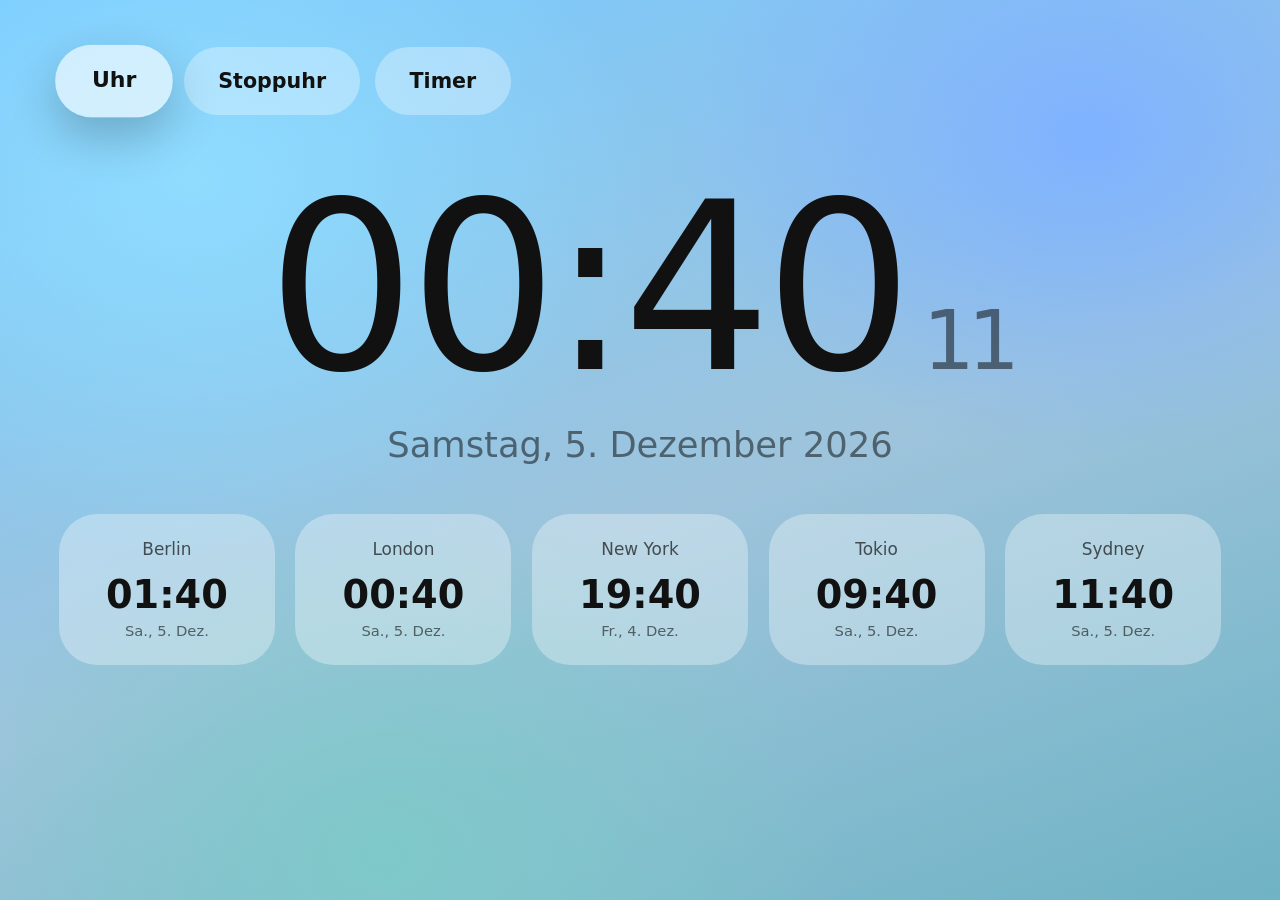
<file: apps/uhr.html>
<!doctype html>
<html lang="de">
<head>
<meta charset="utf-8">
<meta name="viewport" content="width=device-width, initial-scale=1, user-scalable=no">
<meta name="theme-color" content="#000000">
<title>Uhr</title>
<style>
:root{--fg-2:#e6e6e6;--fg-3:#b8b8b8;--fg-4:#959595;--border-2:#454545;--glass:rgba(255,255,255,.09);--fr:0 0 0 .22rem #000,0 0 0 .5rem #fff;color-scheme:dark}
*{box-sizing:border-box;margin:0;-webkit-tap-highlight-color:transparent}
html{font-size:clamp(10px,min(1.15vw,2.04vh),48px);background:#000;scrollbar-width:none}
html,html *{cursor:none!important}
::-webkit-scrollbar{display:none}
body{height:100vh;overflow:hidden;background:radial-gradient(ellipse at 20% 0%,#1d2233,#000 70%);color:#fff;font:500 1rem/1.4 -apple-system,BlinkMacSystemFont,"Inter","Segoe UI",system-ui,sans-serif;-webkit-font-smoothing:antialiased;user-select:none;touch-action:none;overscroll-behavior:none}
button{font:inherit;color:inherit;background:none;border:0;padding:0;text-align:inherit}
:focus{outline:none}
#app{display:flex;flex-direction:column;height:100vh;padding:3.2rem 4rem}
.tabs{display:flex;gap:1rem;flex:none}
.chip{flex:none;height:4.4rem;padding:0 2.2rem;border-radius:999px;font-size:1.4rem;font-weight:600;display:inline-flex;align-items:center;justify-content:center;gap:.9rem;background:var(--glass);border:2px solid transparent;color:var(--fg-2);transition:transform .14s,background .14s,color .14s,box-shadow .14s}
.chip.active{border-color:rgba(255,255,255,.75);color:#fff}
.chip:focus,.btn:focus,.tile:focus{background:#fff;color:#000;border-color:#fff;transform:scale(1.07);box-shadow:var(--fr);position:relative;z-index:4}
#content{flex:1;min-height:0;overflow-y:auto;margin:0 -.8rem;padding:2rem .8rem 3rem}
.clock{text-align:center;padding-top:3vh}
.time{font-size:min(22rem,26vh);font-weight:200;letter-spacing:-.03em;line-height:1;font-variant-numeric:tabular-nums}
.time small{font-size:.35em;color:var(--fg-3);margin-left:.2em;font-weight:300}
.date{font-size:2.4rem;color:var(--fg-3);margin-top:1rem}
.world{display:grid;grid-template-columns:repeat(5,1fr);gap:1.4rem;margin-top:5vh}
.tile{background:var(--glass);border-radius:1.4rem;padding:1.6rem;text-align:center;transition:transform .14s}
.tile small{display:block;font-size:1.15rem;opacity:.7}
.tile b{display:block;font-size:2.6rem;font-weight:600;margin-top:.4rem;font-variant-numeric:tabular-nums}
.tile span{font-size:1rem;opacity:.6}
.btn{height:4.2rem;padding:0 2rem;border-radius:1.1rem;border:2px solid var(--border-2);background:var(--glass);font-size:1.3rem;font-weight:600;display:inline-flex;align-items:center;justify-content:center;gap:.8rem;transition:transform .14s,background .14s,color .14s,box-shadow .14s}
.btn.pri{background:#fff;color:#000;border-color:#fff}
.btn.pri:focus{background:#e8e8e8}
.btn.sm{width:4.2rem;padding:0;font-size:1.8rem}
.row{display:flex;gap:1.4rem;align-items:center;justify-content:center;flex-wrap:wrap}
.big{text-align:center;font-size:min(16rem,20vh);font-weight:200;font-variant-numeric:tabular-nums;line-height:1;padding:2vh 0 4vh}
.laps{max-width:60rem;margin:3rem auto 0;display:flex;flex-direction:column;gap:.6rem}
.lap{display:flex;justify-content:space-between;background:var(--glass);border-radius:1rem;padding:1rem 2rem;font-size:1.5rem;font-variant-numeric:tabular-nums}
.alarm{display:flex;align-items:center;gap:1.6rem;background:var(--glass);border-radius:1.4rem;padding:1.2rem 2rem;max-width:80rem;margin:0 auto 1.1rem}
.alarm .t{font-size:4rem;font-weight:300;font-variant-numeric:tabular-nums;width:13rem;text-align:center}
.alarm .sp{flex:1}
.alarm.off .t{opacity:.4}
.pre{margin-top:3rem}
.msg{text-align:center;color:var(--fg-3);font-size:1.4rem;padding:3rem}
#ring{position:fixed;inset:0;z-index:50;background:rgba(0,0,0,.88);display:none;flex-direction:column;align-items:center;justify-content:center;gap:3rem}
#ring.show{display:flex}
#ring b{font-size:12rem;font-weight:200}
#ring .l{font-size:2.6rem;color:var(--fg-3)}
#toast{position:fixed;left:50%;bottom:3.6rem;transform:translate(-50%,2rem);z-index:60;padding:1.2rem 2.4rem;border-radius:999px;background:#fff;color:#000;font-size:1.3rem;font-weight:700;opacity:0;pointer-events:none;transition:opacity .2s,transform .2s}
#toast.show{opacity:1;transform:translate(-50%,0)}

/* ===== TV-Stil (wie Einstellungen / Apps): Aqua-Verlauf, weiche weiße Pills, Fokus = weiß + größer ===== */
html{background:#76c8ff}
body{background:radial-gradient(60% 70% at 15% 20%,#8fdcff 0,transparent 60%),radial-gradient(55% 60% at 85% 15%,#7fb2ff 0,transparent 60%),radial-gradient(60% 70% at 30% 95%,#7fc9c9 0,transparent 60%),linear-gradient(160deg,#76c8ff,#9ec4dc 55%,#6fb3c4)!important;background-attachment:fixed;color:#111!important}

:root{--fg-2:#111;--fg-3:rgba(0,0,0,.5);--fg-4:rgba(0,0,0,.4);--border-2:transparent;--glass:rgba(255,255,255,.32);--fr:0 1.2rem 3rem rgba(0,0,0,.22)}
.chip{height:4.6rem}
.chip.active{background:rgba(255,255,255,.62);border-color:transparent;color:#111}
.chip:focus,.btn:focus,.tile:focus{border-color:transparent}
.tile,.alarm{border-radius:2.6rem}.lap{border-radius:99px}
.btn{border-radius:99px}
.btn.pri,.btn.pri:hover{background:#3b78c2;color:#fff;border-color:transparent}
.btn.pri:focus{background:#fff;color:#111}
.time small,.date{color:rgba(0,0,0,.5)}
#ring{background:rgba(30,60,90,.85);color:#fff}#ring .l{color:rgba(255,255,255,.8)}
</style>
</head>
<body>
<div id="app">
  <div class="tabs" id="tabs">
    <button class="chip active" data-f data-tab="clock" type="button">Uhr</button>
    <button class="chip" data-f data-tab="sw" type="button">Stoppuhr</button>
    <button class="chip" data-f data-tab="timer" type="button">Timer</button>
  </div>
  <div id="content"></div>
</div>
<div id="ring"><div class="l" id="rl"></div><b id="rt"></b><button class="btn pri" id="rb" data-f type="button">Stoppen</button></div>
<div id="toast"></div>
<script>
(() => {
'use strict';
const $ = (s, r = document) => r.querySelector(s), $$ = (s, r = document) => Array.from(r.querySelectorAll(s));
function h(tag, props, ...kids) {
  const e = document.createElement(tag);
  for (const [k, v] of Object.entries(props || {})) { if (v == null || v === false) continue; if (k === 'class') e.className = v; else if (k.startsWith('on')) e.addEventListener(k.slice(2), v); else e.setAttribute(k, v === true ? '' : v); }
  for (const c of kids.flat(Infinity)) { if (c == null || c === false) continue; e.append(c.nodeType ? c : document.createTextNode(c)); }
  return e;
}
const store = { get(k, d) { try { const v = localStorage.getItem('mt:' + k); return v ? JSON.parse(v) : d; } catch { return d; } }, set(k, v) { try { localStorage.setItem('mt:' + k, JSON.stringify(v)); } catch {} } };
let tt; const toast = m => { const t = $('#toast'); t.textContent = m; t.classList.add('show'); clearTimeout(tt); tt = setTimeout(() => t.classList.remove('show'), 2200); };
const p2 = n => String(n).padStart(2, '0');
const S = { tab:'clock', alarms:store.get('clkAlarms', [{ h:7, m:0, on:false }]), last:null, col:null, colFor:null };
const SW = { run:false, t0:0, acc:0, laps:[] };
const TM = { total:300000, left:300000, run:false, end:0 };
let ringing = null, audio = null, beepT = 0;

/* Ton */
function beep() {
  try { audio = audio || new (window.AudioContext || window.webkitAudioContext)(); const o = audio.createOscillator(), g = audio.createGain();
    o.type = 'sine'; o.frequency.value = 880; g.gain.setValueAtTime(.0001, audio.currentTime); g.gain.exponentialRampToValueAtTime(.4, audio.currentTime + .02); g.gain.exponentialRampToValueAtTime(.0001, audio.currentTime + .35);
    o.connect(g); g.connect(audio.destination); o.start(); o.stop(audio.currentTime + .4); } catch {}
}
function ring(label, big) {
  if (ringing) return; ringing = label; $('#rl').textContent = label; $('#rt').textContent = big; $('#ring').classList.add('show'); $('#rb').focus();
  beep(); beepT = setInterval(() => { beep(); setTimeout(beep, 450); }, 1500);
}
function stopRing() { clearInterval(beepT); ringing = null; $('#ring').classList.remove('show'); const f = $('.tabs .chip.active'); f && f.focus(); }
$('#rb').addEventListener('click', stopRing);

/* Uhr */
const ZONES = [['Berlin', 'Europe/Berlin'], ['London', 'Europe/London'], ['New York', 'America/New_York'], ['Tokio', 'Asia/Tokyo'], ['Sydney', 'Australia/Sydney']];
const fmtZ = (z, o) => new Intl.DateTimeFormat('de-DE', { timeZone:z, ...o }).format(new Date());
function renderClock() {
  const w = h('div', { class:'world' }, ZONES.map(([n, z]) => h('button', { class:'tile', type:'button', 'data-f':true }, h('small', {}, n), h('b', { 'data-z':z }, ''), h('span', { 'data-d':z }, ''))));
  return h('div', { class:'clock' }, h('div', { class:'time', id:'tm' }), h('div', { class:'date', id:'dt' }), w);
}
function tickClock() {
  const d = new Date(), tm = $('#tm'); if (!tm) return;
  tm.replaceChildren(p2(d.getHours()) + ':' + p2(d.getMinutes()), h('small', {}, p2(d.getSeconds())));
  $('#dt').textContent = d.toLocaleDateString('de-DE', { weekday:'long', day:'numeric', month:'long', year:'numeric' });
  $$('[data-z]').forEach(e => { e.textContent = fmtZ(e.dataset.z, { hour:'2-digit', minute:'2-digit' }); });
  $$('[data-d]').forEach(e => { e.textContent = fmtZ(e.dataset.d, { weekday:'short', day:'numeric', month:'short' }); });
}

/* Wecker */
const saveA = () => store.set('clkAlarms', S.alarms);
function renderAlarm() {
  const wrap = h('div', {});
  if (!S.alarms.length) wrap.append(h('div', { class:'msg' }, 'Noch kein Wecker.'));
  S.alarms.forEach((a, i) => {
    const adj = (k, d) => { if (k === 'h') a.h = (a.h + d + 24) % 24; else a.m = (a.m + d + 60) % 60; saveA(); rerender(); };
    wrap.append(h('div', { class:'alarm' + (a.on ? '' : ' off') },
      h('button', { class:'btn sm', 'data-f':true, type:'button', onclick:() => adj('h', -1) }, '−'), h('button', { class:'btn sm', 'data-f':true, type:'button', onclick:() => adj('h', 1) }, '+'),
      h('div', { class:'t' }, p2(a.h) + ':' + p2(a.m)),
      h('button', { class:'btn sm', 'data-f':true, type:'button', onclick:() => adj('m', -5) }, '−'), h('button', { class:'btn sm', 'data-f':true, type:'button', onclick:() => adj('m', 5) }, '+'),
      h('span', { class:'sp' }),
      h('button', { class:'btn' + (a.on ? ' pri' : ''), 'data-f':true, type:'button', onclick:() => { a.on = !a.on; saveA(); rerender(); toast(a.on ? 'Wecker an' : 'Wecker aus'); } }, a.on ? 'An' : 'Aus'),
      h('button', { class:'btn', 'data-f':true, type:'button', onclick:() => { S.alarms.splice(i, 1); saveA(); rerender(); } }, 'Löschen')));
  });
  wrap.append(h('div', { class:'row pre' }, h('button', { class:'btn pri', 'data-f':true, type:'button', onclick:() => { if (S.alarms.length >= 8) return toast('Maximal 8 Wecker'); S.alarms.push({ h:7, m:0, on:true }); saveA(); rerender(); } }, '+ Neuer Wecker')),
    h('div', { class:'msg' }, 'Stunden ±1, Minuten ±5. Der Wecker klingelt nur, solange diese App offen ist.'));
  return wrap;
}
let lastFire = '';
function checkAlarms() {
  const d = new Date(), key = p2(d.getHours()) + ':' + p2(d.getMinutes());
  if (key === lastFire || d.getSeconds() > 5) return;
  const a = S.alarms.find(x => x.on && p2(x.h) + ':' + p2(x.m) === key);
  if (a) { lastFire = key; ring('Wecker', key); }
}

/* Stoppuhr */
const swMs = () => SW.acc + (SW.run ? performance.now() - SW.t0 : 0);
const fmtSw = ms => { const c = Math.floor(ms / 10) % 100, s = Math.floor(ms / 1000) % 60, m = Math.floor(ms / 60000); return p2(m) + ':' + p2(s) + '.' + p2(c); };
function renderSw() {
  const sBtn = h('button', { class:'btn pri', 'data-f':true, type:'button' }, SW.run ? 'Stopp' : 'Start');
  sBtn.onclick = () => { if (SW.run) { SW.acc = swMs(); SW.run = false; } else { SW.t0 = performance.now(); SW.run = true; } rerender(); setTimeout(() => $('[data-sw]') && $('[data-sw]').focus(), 0); };
  sBtn.dataset.sw = 1;
  const lap = h('button', { class:'btn', 'data-f':true, type:'button', onclick:() => { if (SW.run) { SW.laps.unshift(swMs()); rerender(); } } }, 'Runde');
  const rst = h('button', { class:'btn', 'data-f':true, type:'button', onclick:() => { SW.run = false; SW.acc = 0; SW.laps = []; rerender(); } }, 'Zurücksetzen');
  const laps = h('div', { class:'laps' }, SW.laps.map((t, i) => h('div', { class:'lap' }, h('span', {}, 'Runde ' + (SW.laps.length - i)), h('span', {}, fmtSw(t - (SW.laps[i + 1] || 0))), h('span', {}, fmtSw(t)))));
  return h('div', {}, h('div', { class:'big', id:'swt' }, fmtSw(swMs())), h('div', { class:'row' }, sBtn, lap, rst), laps);
}

/* Timer */
const tmMs = () => TM.run ? Math.max(0, TM.end - Date.now()) : TM.left;
const fmtTm = ms => { const s = Math.ceil(ms / 1000), hh = Math.floor(s / 3600), m = Math.floor(s % 3600 / 60); return (hh ? hh + ':' + p2(m) : p2(m)) + ':' + p2(s % 60); };
function setTm(min) { TM.total = TM.left = min * 60000; TM.run = false; rerender(); }
function renderTimer() {
  const go = h('button', { class:'btn pri', 'data-f':true, type:'button', 'data-tm':1, onclick:() => {
    if (TM.run) { TM.left = tmMs(); TM.run = false; } else { if (TM.left <= 0) TM.left = TM.total; TM.end = Date.now() + TM.left; TM.run = true; }
    rerender(); setTimeout(() => $('[data-tm]') && $('[data-tm]').focus(), 0); } }, TM.run ? 'Pause' : 'Start');
  const rst = h('button', { class:'btn', 'data-f':true, type:'button', onclick:() => { TM.run = false; TM.left = TM.total; rerender(); } }, 'Zurücksetzen');
  const adj = (d) => h('button', { class:'btn', 'data-f':true, type:'button', onclick:() => { TM.total = Math.max(60000, TM.total + d * 60000); TM.left = TM.total; TM.run = false; rerender(); } }, (d > 0 ? '+' : '−') + Math.abs(d) + ' Min');
  return h('div', {}, h('div', { class:'big', id:'tmt' }, fmtTm(tmMs())),
    h('div', { class:'row' }, go, rst, adj(-1), adj(1), adj(5)),
    h('div', { class:'row pre' }, [1, 3, 5, 10, 15, 30, 60].map(m => h('button', { class:'btn', 'data-f':true, type:'button', onclick:() => setTm(m) }, m + ' Min'))));
}

function rerender() {
  const c = $('#content'), a = document.activeElement, idx = $$('[data-f]', c).indexOf(a), sc = c.scrollTop;
  c.replaceChildren(S.tab === 'clock' ? renderClock() : S.tab === 'sw' ? renderSw() : renderTimer());
  c.scrollTop = sc; tickClock();
  if (idx >= 0) { const n = $$('[data-f]', c); focusEl(n[Math.min(idx, n.length - 1)]); }
}
function setTab(t) { S.tab = t; $$('#tabs .chip').forEach(c => c.classList.toggle('active', c.dataset.tab === t)); $('#content').scrollTop = 0; rerender(); }
$$('#tabs .chip').forEach(c => c.addEventListener('click', () => setTab(c.dataset.tab)));

setInterval(() => {
  tickClock();
  if (TM.run && tmMs() <= 0) { TM.run = false; TM.left = 0; ring('Timer abgelaufen', '00:00'); rerender(); }
}, 250);
(function raf() { const e = $('#swt'); if (e && SW.run) e.textContent = fmtSw(swMs()); const t = $('#tmt'); if (t) t.textContent = fmtTm(tmMs()); requestAnimationFrame(raf); })();

/* Tasten vom TV-Fenster (Eltern-Seite) entgegennehmen */
window.addEventListener('message', ev => {
  const d = ev.data; if (!d || d.type !== 'mp-key') return;
  if (d.key === 'Enter' || d.keyCode === 13 || d.key === ' ') { const a = document.activeElement; if (a && a !== document.body && a.click) { a.click(); return; } }
  document.dispatchEvent(new KeyboardEvent('keydown', { key:d.key, keyCode:d.keyCode, which:d.keyCode, bubbles:true, cancelable:true }));
});
/* Fernbedienung */
function vis(el) { if (el.disabled || el.hidden) return false; const r = el.getBoundingClientRect(); if (r.width < 4 || r.height < 4 || r.right <= 0 || r.left >= innerWidth) return false; const sc = el.closest('#content'); if (sc) { const b = sc.getBoundingClientRect(); if (r.bottom <= b.top || r.top >= b.bottom) return false; } return true; }
function focusEl(el) { if (!el) return; el.focus({ preventScroll:true }); if (el.closest('#content')) el.scrollIntoView({ block:'nearest', behavior:'smooth' }); }
const initial = () => $('.tabs .chip.active');
function move(dir) {
  let cur = document.activeElement; if (!cur || !cur.matches || !cur.matches('[data-f]')) cur = null;
  if (!cur) return focusEl(S.last && S.last.isConnected && vis(S.last) ? S.last : initial());
  const all = $$('[data-f]').filter(e => e !== cur && vis(e) && (!ringing || e.id === 'rb'));
  const c = cur.getBoundingClientRect(), cx = c.left + c.width / 2, cy = c.top + c.height / 2, hz = dir === 'left' || dir === 'right';
  if (hz || S.colFor !== cur) S.col = null; if (!hz && S.col == null) S.col = cx; const colX = S.col == null ? cx : S.col;
  let best = null, bs = Infinity;
  for (const strict of [true, false]) {
    for (const el of all) {
      const r = el.getBoundingClientRect(), ex = r.left + r.width / 2, ey = r.top + r.height / 2; let prim, gap, off;
      if (hz) { if (dir === 'right' ? ex <= cx + 1 : ex >= cx - 1) continue; prim = dir === 'right' ? r.left - c.right : c.left - r.right; gap = Math.max(0, r.top - c.bottom, c.top - r.bottom); if (strict && gap > 8) continue; off = Math.abs(ey - cy); }
      else { if (dir === 'down' ? ey <= cy + 1 : ey >= cy - 1) continue; prim = dir === 'down' ? r.top - c.bottom : c.top - r.bottom; gap = Math.max(0, r.left - c.right, c.left - r.right); off = Math.abs(ex - colX); }
      const sc = Math.max(0, prim) + gap * 3 + off * .5 + (!hz && gap > 0 ? 1000 : 0); if (sc < bs) { bs = sc; best = el; }
    }
    if (best) break;
  }
  if (best) { S.colFor = best; focusEl(best); }
}
function goBack() { if (ringing) { stopRing(); return true; } const a = document.activeElement; if (a && a.matches && a.matches('[data-f]') && !a.matches('.tabs .chip')) { focusEl(initial()); return true; } return false; }
document.addEventListener('keydown', ev => {
  if (ev.ctrlKey || ev.metaKey || ev.altKey) return;
  const k = ev.key, c = ev.keyCode;

  if (k === 'Enter' || c === 13 || k === ' ') { const a = document.activeElement; if (a && a !== document.body && a.matches && a.matches('button,[data-f],[tabindex],a[href],input,select,[role=button]') && a.click) { ev.preventDefault(); a.click(); return; } }
  if (k === 'GoBack' || k === 'BrowserBack' || c === 461 || c === 10009 || k === 'Escape' || k === 'Backspace') { if (goBack()) ev.preventDefault(); else { try { parent.postMessage({ type:'mp-app-exit' }, '*'); } catch {} } return; }
  if (k === 'MediaPlayPause' || c === 179 || c === 10252) { ev.preventDefault(); const b = $('[data-sw],[data-tm]'); if (b) b.click(); return; }
  const dir = { ArrowLeft:'left', ArrowRight:'right', ArrowUp:'up', ArrowDown:'down' }[k] || ({ 37:'left', 38:'up', 39:'right', 40:'down' })[c];
  if (dir) { ev.preventDefault(); return move(dir); }
});
document.addEventListener('focusin', e => { if (e.target.matches && e.target.matches('[data-f]')) S.last = e.target; });
const kill = ev => { if (ev.cancelable) ev.preventDefault(); ev.stopImmediatePropagation(); };
['touchstart','touchmove','touchend','touchcancel','gesturestart'].forEach(t => document.addEventListener(t, kill, { capture:true, passive:false }));
['contextmenu','dragstart'].forEach(t => document.addEventListener(t, e => e.preventDefault()));
(() => { const w = () => { ['pointerdown','keydown','click'].forEach(t => document.removeEventListener(t, w, true)); try { audio = audio || new (window.AudioContext || window.webkitAudioContext)(); audio.resume && audio.resume(); const el = document.documentElement, fn = el.requestFullscreen || el.webkitRequestFullscreen; if (fn && !document.fullscreenElement) Promise.resolve(fn.call(el)).catch(() => {}); } catch {} }; ['pointerdown','keydown','click'].forEach(t => document.addEventListener(t, w, true)); })();

setTab('clock'); focusEl(initial());
})();
/* Systemtasten (Lautstärke, Sprachsuche, Einstellungen, Menü) NICHT abfangen; Tastatursuche -> Host */
(() => {
  const SYS = /^(AudioVolume(Up|Down|Mute)|Volume(Up|Down|Mute)|VoiceAssist|LaunchAssistant|Assistant|VoiceDial|Settings|Menu|ContextMenu|Info|Help)$/;
  const SYSC = [173,174,175,447,448,449,231,93,82,457];
  ['keydown','keyup','keypress'].forEach(t => window.addEventListener(t, ev => {
    if (SYS.test(ev.key) || SYSC.includes(ev.keyCode)) { ev.stopImmediatePropagation(); return; }
    if (t === 'keydown' && (ev.key === 'BrowserSearch' || ev.key === 'Search' || ev.keyCode === 170)) { ev.preventDefault(); ev.stopImmediatePropagation(); try { parent.postMessage({ type:'mp-app-search' }, '*'); } catch {} }
  }, true));
})();
</script>
</body>
</html>
</file>
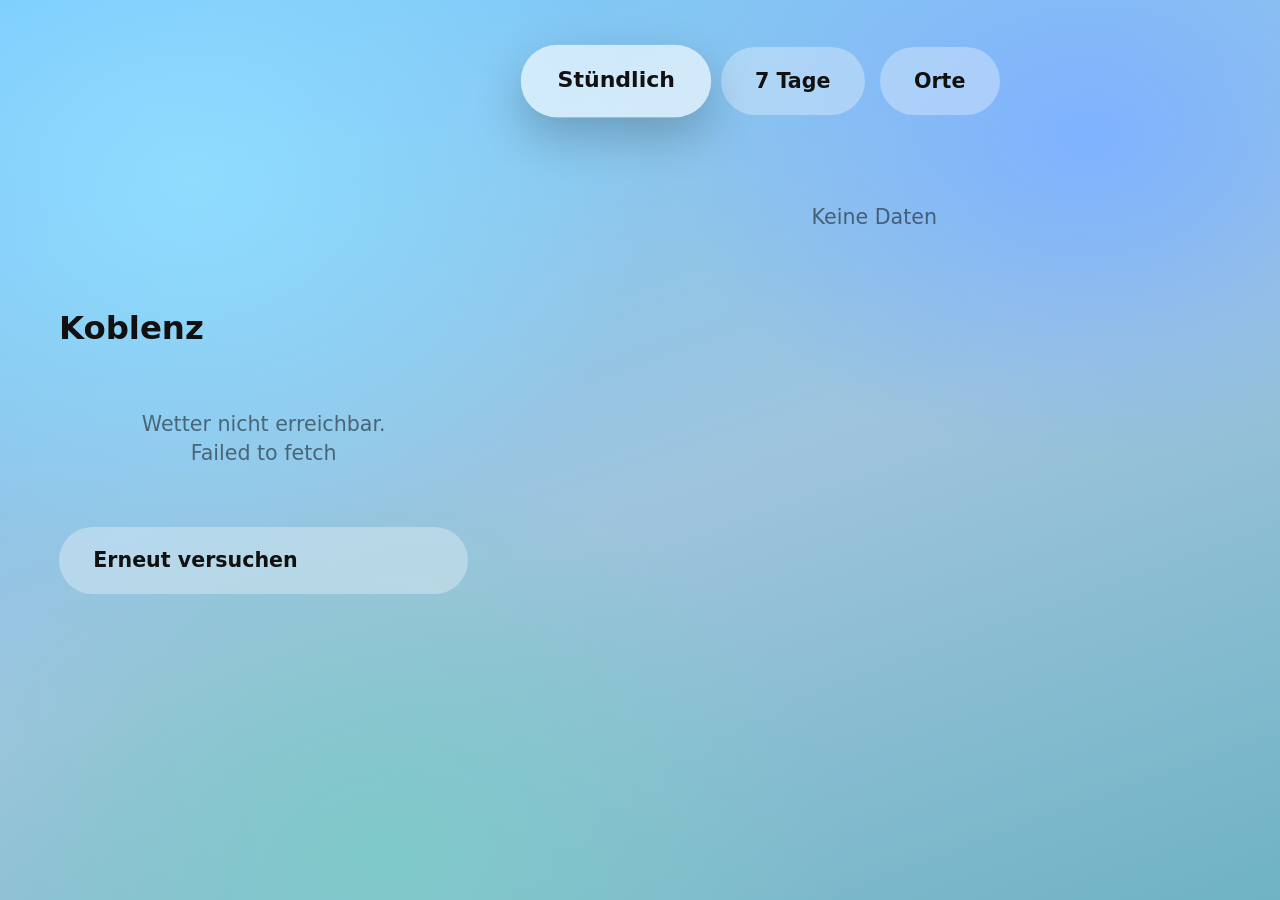
<file: apps/wetter.html>
<!doctype html>
<html lang="de">
<head>
<meta charset="utf-8">
<meta name="viewport" content="width=device-width, initial-scale=1, user-scalable=no">
<meta name="theme-color" content="#000000">
<title>Wetter</title>
<style>
:root{--fg:#fff;--fg-2:#e6e6e6;--fg-3:#b8b8b8;--fg-4:#959595;--bg-3:#1a1a1a;--border-2:#454545;--glass:rgba(255,255,255,.09);--fr:0 0 0 .22rem #000,0 0 0 .5rem #fff;color-scheme:dark}
*{box-sizing:border-box;margin:0;-webkit-tap-highlight-color:transparent}
html{font-size:clamp(10px,min(1.15vw,2.04vh),48px);background:#000;scrollbar-width:none}
html,html *{cursor:none!important}
::-webkit-scrollbar{display:none}
body{height:100vh;overflow:hidden;background:#000;color:#fff;font:500 1rem/1.4 -apple-system,BlinkMacSystemFont,"Inter","Segoe UI",system-ui,sans-serif;-webkit-font-smoothing:antialiased;user-select:none;touch-action:none;overscroll-behavior:none}
button{font:inherit;color:inherit;background:none;border:0;padding:0;text-align:inherit}
:focus{outline:none}
.ic{width:2rem;height:2rem;fill:none;stroke:currentColor;stroke-width:2.1;stroke-linecap:round;stroke-linejoin:round;flex:none}
#bg{position:fixed;inset:0;z-index:0;transition:background 1s;background:linear-gradient(160deg,#1a2a44,#0a0f1a)}
#bg.night{background:linear-gradient(160deg,#0b0f24,#030409)}
#bg.rain{background:linear-gradient(160deg,#27323f,#0c1016)}
#bg.sun{background:linear-gradient(160deg,#2a5d9c,#0e2342)}
#bg.snow{background:linear-gradient(160deg,#4a5a6e,#1a222c)}
#app{position:relative;z-index:2;display:flex;height:100vh;padding:3.2rem 4rem;gap:4rem}
#np{flex:none;width:min(34rem,32vw);display:flex;flex-direction:column;justify-content:center}
.city{font-size:2.2rem;font-weight:700}
.upd{font-size:1.1rem;color:var(--fg-3);margin-top:.3rem}
.big{font-size:11rem;font-weight:300;line-height:1;letter-spacing:-.04em;margin-top:1.4rem}
.cond{font-size:2rem;font-weight:600;margin-top:.6rem;display:flex;align-items:center;gap:1rem}
.cond .em{font-size:3.6rem}
.hl{font-size:1.4rem;color:var(--fg-2);margin-top:.6rem}
.facts{display:grid;grid-template-columns:1fr 1fr;gap:1rem;margin-top:2rem}
.fact{background:var(--glass);border-radius:1.2rem;padding:1.1rem 1.4rem}
.fact small{display:block;font-size:1rem;color:var(--fg-3)}
.fact b{font-size:1.6rem}
#br{flex:1;min-width:0;display:flex;flex-direction:column}
.tabs{display:flex;gap:1rem;flex:none}
.chip{flex:none;height:4.4rem;padding:0 2.2rem;border-radius:999px;font-size:1.4rem;font-weight:600;display:inline-flex;align-items:center;gap:.9rem;background:var(--glass);border:2px solid transparent;color:var(--fg-2);transition:transform .14s,background .14s,color .14s,box-shadow .14s}
.chip.active{border-color:rgba(255,255,255,.75);color:#fff}
.chip:focus{background:#fff;color:#000;border-color:#fff;transform:scale(1.07);box-shadow:var(--fr);position:relative;z-index:4}
#content{flex:1;min-height:0;overflow-y:auto;margin:.6rem -.8rem 0;padding:1.4rem .8rem 3rem}
.head{font-size:1.6rem;font-weight:700;margin:0 0 1.4rem}
.hours{display:flex;gap:1.2rem;overflow-x:auto;padding:1rem .8rem;margin:-1rem -.8rem}
.hr{flex:none;width:10rem;text-align:center;background:var(--glass);border-radius:1.4rem;padding:1.4rem .6rem;transition:transform .14s}
.hr:focus,.day:focus,.cty:focus{background:#fff;color:#000;transform:scale(1.06);box-shadow:var(--fr);position:relative;z-index:4}
.hr .t{font-size:1.2rem;color:inherit;opacity:.8}.hr .em{font-size:3rem;margin:.6rem 0}.hr .d{font-size:1.7rem;font-weight:700}.hr .p{font-size:1.05rem;opacity:.75;margin-top:.3rem}
.days{display:flex;flex-direction:column;gap:1rem}
.day{display:flex;align-items:center;gap:2rem;background:var(--glass);border-radius:1.3rem;padding:1.2rem 2rem;transition:transform .14s}
.day .n{width:11rem;font-size:1.5rem;font-weight:700}.day .em{font-size:2.8rem;width:5rem}.day .p{width:7rem;font-size:1.2rem;opacity:.8}.day .c{flex:1;font-size:1.3rem;opacity:.85}.day .m{font-size:1.6rem;font-weight:700;white-space:nowrap}
.day .m span{opacity:.6;font-weight:500}
.sfield{display:flex;align-items:center;gap:1.2rem;height:5.2rem;padding:0 1.8rem;border-radius:1.2rem;border:2px solid var(--border-2);background:var(--glass);font-size:1.9rem;font-weight:600}
.sfield .ph{color:var(--fg-4);font-weight:500}
.caret{display:inline-block;width:.2rem;height:1.9rem;background:#fff;vertical-align:-.25rem;margin-left:.15rem;animation:bl 1s steps(1) infinite}
@keyframes bl{50%{opacity:0}}
.kb{display:grid;grid-template-columns:repeat(10,1fr);gap:.6rem;margin-top:1.4rem}
.key{height:4.2rem;border-radius:.9rem;background:var(--glass);font-size:1.5rem;font-weight:600;display:grid;place-items:center;text-transform:uppercase;transition:transform .12s,background .12s,color .12s}
.key.w4{grid-column:span 4}.key.w3{grid-column:span 3}.key.act{text-transform:none;font-size:1.3rem}
.key:focus{background:#fff;color:#000;transform:scale(1.1);box-shadow:var(--fr);position:relative;z-index:4}
.cl{display:flex;flex-direction:column;gap:1rem;margin-top:1.6rem}
.cty{display:flex;align-items:center;gap:1.4rem;background:var(--glass);border-radius:1.2rem;padding:1.2rem 2rem;font-size:1.5rem;font-weight:600;transition:transform .14s}
.cty small{font-size:1.1rem;opacity:.7;font-weight:500}
.cty .sp{flex:1}
.msg{padding:4rem 2rem;text-align:center;color:var(--fg-3);font-size:1.4rem}
#toast{position:fixed;left:50%;bottom:3.6rem;transform:translate(-50%,2rem);z-index:20;padding:1.2rem 2.4rem;border-radius:999px;background:#fff;color:#000;font-size:1.3rem;font-weight:700;opacity:0;pointer-events:none;transition:opacity .2s,transform .2s}
#toast.show{opacity:1;transform:translate(-50%,0)}

/* ===== TV-Stil (wie Einstellungen / Apps): Aqua-Verlauf, weiche weiße Pills, Fokus = weiß + größer ===== */
html{background:#76c8ff}
body{background:radial-gradient(60% 70% at 15% 20%,#8fdcff 0,transparent 60%),radial-gradient(55% 60% at 85% 15%,#7fb2ff 0,transparent 60%),radial-gradient(60% 70% at 30% 95%,#7fc9c9 0,transparent 60%),linear-gradient(160deg,#76c8ff,#9ec4dc 55%,#6fb3c4)!important;background-attachment:fixed;color:#111!important}

:root{--fg:#111;--fg-2:#111;--fg-3:rgba(0,0,0,.5);--fg-4:rgba(0,0,0,.4);--border-2:transparent;--glass:rgba(255,255,255,.32);--bg-3:rgba(255,255,255,.5);--fr:0 1.2rem 3rem rgba(0,0,0,.22)}
#bg,#bg.sun{background:transparent!important}
#bg.night{background:linear-gradient(160deg,#6f86b8,#8fa3cc)!important}
#bg.rain{background:linear-gradient(160deg,#8da2b5,#a9bac8)!important}
#bg.snow{background:linear-gradient(160deg,#b8c9d8,#dbe6ee)!important}
.chip{height:4.6rem}
.chip.active{background:rgba(255,255,255,.62);border-color:transparent;color:#111}
.chip:focus,.hr:focus,.day:focus,.cty:focus,.key:focus{border-color:transparent}
.hr,.day,.cty,.fact{border-radius:2.6rem}
.day,.cty{border-radius:99px;padding-left:2.6rem;padding-right:2.6rem}
.key{border-radius:99px}
.sfield{border-radius:99px;border-color:transparent;padding:0 2.6rem}
.caret{background:#111}
.head,.city{color:#111}
</style>
</head>
<body>
<div id="bg"></div>
<div id="app">
  <section id="np"></section>
  <section id="br">
    <div class="tabs" id="tabs">
      <button class="chip active" data-f data-tab="hours" type="button">Stündlich</button>
      <button class="chip" data-f data-tab="days" type="button">7 Tage</button>
      <button class="chip" data-f data-tab="places" type="button">Orte</button>
    </div>
    <div id="content"></div>
  </section>
</div>
<div id="toast"></div>
<script>
(() => {
'use strict';
const $ = (s, r = document) => r.querySelector(s), $$ = (s, r = document) => Array.from(r.querySelectorAll(s));
function h(tag, props, ...kids) {
  const e = document.createElement(tag);
  for (const [k, v] of Object.entries(props || {})) { if (v == null || v === false) continue; if (k === 'class') e.className = v; else if (k.startsWith('on')) e.addEventListener(k.slice(2), v); else e.setAttribute(k, v === true ? '' : v); }
  for (const c of kids.flat(Infinity)) { if (c == null || c === false) continue; e.append(c.nodeType ? c : document.createTextNode(c)); }
  return e;
}
const store = { get(k, d) { try { const v = localStorage.getItem('mt:' + k); return v ? JSON.parse(v) : d; } catch { return d; } }, set(k, v) { try { localStorage.setItem('mt:' + k, JSON.stringify(v)); } catch {} } };
let tt; const toast = m => { const t = $('#toast'); t.textContent = m; t.classList.add('show'); clearTimeout(tt); tt = setTimeout(() => t.classList.remove('show'), 2400); };

const WX = { 0:['Klar','☀️'],1:['Überwiegend klar','🌤️'],2:['Teils bewölkt','⛅'],3:['Bedeckt','☁️'],45:['Nebel','🌫️'],48:['Reifnebel','🌫️'],51:['Leichter Nieselregen','🌦️'],53:['Nieselregen','🌦️'],55:['Starker Nieselregen','🌧️'],56:['Gefrierender Nieselregen','🌧️'],57:['Gefrierender Nieselregen','🌧️'],61:['Leichter Regen','🌦️'],63:['Regen','🌧️'],65:['Starker Regen','🌧️'],66:['Eisregen','🌧️'],67:['Eisregen','🌧️'],71:['Leichter Schneefall','🌨️'],73:['Schneefall','🌨️'],75:['Starker Schneefall','❄️'],77:['Schneegriesel','❄️'],80:['Regenschauer','🌦️'],81:['Regenschauer','🌧️'],82:['Starke Schauer','⛈️'],85:['Schneeschauer','🌨️'],86:['Starke Schneeschauer','❄️'],95:['Gewitter','⛈️'],96:['Gewitter mit Hagel','⛈️'],99:['Schweres Gewitter','⛈️'] };
const wx = c => WX[c] || ['–', '❔'];
const DEF = [{ name:'Koblenz', lat:50.3569, lon:7.5890, country:'Deutschland' }];
const S = { tab:'hours', cities:store.get('wxCities', DEF), sel:store.get('wxSel', 0), data:null, loading:false, err:null, typed:'', res:null, last:null, col:null, colFor:null };
if (!S.cities.length) S.cities = DEF; if (S.sel >= S.cities.length) S.sel = 0;
const city = () => S.cities[S.sel];
const deg = v => Math.round(v) + '°';
const DAYS = ['Sonntag','Montag','Dienstag','Mittwoch','Donnerstag','Freitag','Samstag'];
const hhmm = s => s.slice(11, 16);

async function load() {
  const c = city(); S.loading = true; S.err = null; paint();
  try {
    const u = `https://api.open-meteo.com/v1/forecast?latitude=${c.lat}&longitude=${c.lon}&current=temperature_2m,apparent_temperature,relative_humidity_2m,wind_speed_10m,weather_code,is_day,pressure_msl,precipitation&hourly=temperature_2m,weather_code,precipitation_probability&daily=weather_code,temperature_2m_max,temperature_2m_min,precipitation_probability_max,sunrise,sunset&timezone=auto&forecast_days=7&wind_speed_unit=kmh`;
    const r = await fetch(u); if (!r.ok) throw new Error('Status ' + r.status);
    S.data = await r.json();
  } catch (e) { S.err = e.message || String(e); }
  S.loading = false; paint();
}
function paintBg() {
  const bg = $('#bg'), d = S.data; bg.className = '';
  if (!d) return;
  const c = d.current.weather_code;
  if (!d.current.is_day) bg.classList.add('night');
  else if (c >= 71 && c <= 86) bg.classList.add('snow');
  else if (c >= 51) bg.classList.add('rain');
  else if (c <= 2) bg.classList.add('sun');
}
function paintNow() {
  const np = $('#np'), d = S.data;
  if (S.loading && !d) return np.replaceChildren(h('div', { class:'city' }, city().name), h('div', { class:'upd' }, 'Lädt …'));
  if (!d) return np.replaceChildren(h('div', { class:'city' }, city().name), h('div', { class:'msg' }, 'Wetter nicht erreichbar.', h('br'), S.err || ''), h('button', { class:'chip', 'data-f':true, onclick:load }, 'Erneut versuchen'));
  const c = d.current, w = wx(c.weather_code), dd = d.daily;
  np.replaceChildren(
    h('div', { class:'city' }, city().name), h('div', { class:'upd' }, 'Stand ' + hhmm(c.time) + ' Uhr'),
    h('div', { class:'big' }, deg(c.temperature_2m)),
    h('div', { class:'cond' }, h('span', { class:'em' }, w[1]), w[0]),
    h('div', { class:'hl' }, `H: ${deg(dd.temperature_2m_max[0])}  T: ${deg(dd.temperature_2m_min[0])}`),
    h('div', { class:'facts' },
      f('Gefühlt', deg(c.apparent_temperature)), f('Wind', Math.round(c.wind_speed_10m) + ' km/h'),
      f('Feuchte', c.relative_humidity_2m + ' %'), f('Luftdruck', Math.round(c.pressure_msl) + ' hPa'),
      f('Sonnenaufgang', hhmm(dd.sunrise[0])), f('Sonnenuntergang', hhmm(dd.sunset[0]))));
  document.title = deg(c.temperature_2m) + ' ' + city().name;
}
const f = (a, b) => h('div', { class:'fact' }, h('small', {}, a), h('b', {}, b));
function renderHours() {
  const d = S.data; if (!d) return h('div', { class:'msg' }, S.loading ? 'Lädt …' : 'Keine Daten');
  const now = d.current.time.slice(0, 13), H = d.hourly; let i = H.time.findIndex(t => t.slice(0, 13) >= now); if (i < 0) i = 0;
  const row = h('div', { class:'hours' });
  for (let k = i; k < Math.min(i + 24, H.time.length); k++)
    row.append(h('button', { class:'hr', type:'button', 'data-f':true },
      h('div', { class:'t' }, k === i ? 'Jetzt' : H.time[k].slice(11, 13) + ' Uhr'), h('div', { class:'em' }, wx(H.weather_code[k])[1]),
      h('div', { class:'d' }, deg(H.temperature_2m[k])), h('div', { class:'p' }, '💧 ' + (H.precipitation_probability[k] ?? 0) + '%')));
  return h('div', {}, h('div', { class:'head' }, 'Nächste 24 Stunden'), row);
}
function renderDays() {
  const d = S.data; if (!d) return h('div', { class:'msg' }, S.loading ? 'Lädt …' : 'Keine Daten');
  const D = d.daily;
  return h('div', { class:'days' }, D.time.map((t, i) => h('button', { class:'day', type:'button', 'data-f':true },
    h('span', { class:'n' }, i === 0 ? 'Heute' : DAYS[new Date(t + 'T12:00').getDay()]), h('span', { class:'em' }, wx(D.weather_code[i])[1]),
    h('span', { class:'p' }, '💧 ' + (D.precipitation_probability_max[i] ?? 0) + '%'), h('span', { class:'c' }, wx(D.weather_code[i])[0]),
    h('span', { class:'m' }, deg(D.temperature_2m_max[i]), ' ', h('span', {}, deg(D.temperature_2m_min[i]))))));
}
const KEYS = 'abcdefghijklmnopqrstuvwxyzäöüß'.split('');
function paintField() { const s = $('#sf'); if (s) s.replaceChildren(S.typed ? document.createTextNode(S.typed) : h('span', { class:'ph' }, 'Ort suchen …'), h('span', { class:'caret' })); }
const type = c => { if (S.typed.length < 40) { S.typed += c; paintField(); } };
function renderPlaces() {
  const wrap = h('div', {},
    h('div', { class:'sfield' }, h('div', { id:'sf' })),
    h('div', { class:'kb' }, KEYS.map(c => h('button', { class:'key', type:'button', 'data-f':true, onclick:() => type(c) }, c)),
      h('button', { class:'key act w4', type:'button', 'data-f':true, onclick:() => type(' ') }, 'Leerzeichen'),
      h('button', { class:'key act w3', type:'button', 'data-f':true, onclick:() => { S.typed = S.typed.slice(0, -1); paintField(); } }, '⌫ Löschen'),
      h('button', { class:'key act w3', type:'button', 'data-f':true, onclick:find }, 'Suchen')),
    h('div', { class:'cl', id:'cl' }));
  setTimeout(() => { paintField(); paintCl(); }, 0);
  return wrap;
}
function paintCl() {
  const cl = $('#cl'); if (!cl) return;
  const rows = [];
  if (S.res) {
    rows.push(h('div', { class:'head' }, S.res.length ? 'Suchergebnisse' : 'Nichts gefunden'));
    S.res.forEach(r => rows.push(h('button', { class:'cty', type:'button', 'data-f':true, onclick:() => addCity(r) }, h('span', {}, r.name), h('small', {}, [r.admin1, r.country].filter(Boolean).join(', ')), h('span', { class:'sp' }), '+ Hinzufügen')));
  }
  rows.push(h('div', { class:'head', style:'margin-top:1rem' }, 'Gespeicherte Orte'));
  S.cities.forEach((c, i) => rows.push(h('button', { class:'cty', type:'button', 'data-f':true, onclick:() => { S.sel = i; store.set('wxSel', i); S.data = null; load(); toast(c.name); } },
    h('span', {}, (i === S.sel ? '● ' : '') + c.name), h('small', {}, c.country || ''), h('span', { class:'sp' }),
    S.cities.length > 1 ? h('span', { class:'del', 'data-i':i }, 'Entfernen: Rot / Taste 1') : ''))); 
  cl.replaceChildren(...rows);
}
async function find() {
  const q = S.typed.trim(); if (q.length < 2) return toast('Bitte Ort eingeben');
  try {
    const r = await fetch('https://geocoding-api.open-meteo.com/v1/search?count=6&language=de&name=' + encodeURIComponent(q));
    const j = await r.json(); S.res = (j.results || []).map(x => ({ name:x.name, lat:x.latitude, lon:x.longitude, country:x.country, admin1:x.admin1 }));
  } catch { return toast('Suche nicht möglich'); }
  paintCl(); const f = $('#cl .cty'); if (f) focusEl(f);
}
function addCity(r) {
  if (!S.cities.some(c => c.name === r.name && Math.abs(c.lat - r.lat) < .01)) S.cities.push({ name:r.name, lat:r.lat, lon:r.lon, country:r.country });
  S.sel = S.cities.findIndex(c => c.name === r.name); store.set('wxCities', S.cities); store.set('wxSel', S.sel);
  S.res = null; S.data = null; toast(r.name + ' gespeichert'); load(); paintCl();
}
function removeFocused() {
  const a = document.activeElement; if (!a || !a.classList.contains('cty')) return;
  const i = $$('#cl .cty').filter(e => e.querySelector('.del') || e.textContent.includes('')).indexOf(a);
  const el = a.querySelector('.del'); if (!el) return;
  const idx = +el.dataset.i; const nm = S.cities[idx].name;
  S.cities.splice(idx, 1); if (S.sel >= S.cities.length) S.sel = 0; else if (idx < S.sel) S.sel--;
  store.set('wxCities', S.cities); store.set('wxSel', S.sel); toast(nm + ' entfernt'); S.data = null; load();
}
function paintContent() {
  const c = $('#content'); c.replaceChildren(S.tab === 'hours' ? renderHours() : S.tab === 'days' ? renderDays() : renderPlaces());
}
function paint() { paintBg(); paintNow(); if (S.tab !== 'places' || !$('#sf')) paintContent(); }
function setTab(t) { S.tab = t; $$('#tabs .chip').forEach(c => c.classList.toggle('active', c.dataset.tab === t)); $('#content').scrollTop = 0; paintContent(); }
$$('#tabs .chip').forEach(c => c.addEventListener('click', () => setTab(c.dataset.tab)));

/* Tasten vom TV-Fenster (Eltern-Seite) entgegennehmen */
window.addEventListener('message', ev => {
  const d = ev.data; if (!d || d.type !== 'mp-key') return;
  if (d.key === 'Enter' || d.keyCode === 13 || d.key === ' ') { const a = document.activeElement; if (a && a !== document.body && a.click) { a.click(); return; } }
  document.dispatchEvent(new KeyboardEvent('keydown', { key:d.key, keyCode:d.keyCode, which:d.keyCode, bubbles:true, cancelable:true }));
});
/* Fernbedienung */
function vis(el) { if (el.disabled || el.hidden) return false; const r = el.getBoundingClientRect(); if (r.width < 4 || r.height < 4 || r.right <= 0 || r.left >= innerWidth) return false; const sc = el.closest('#content'); if (sc) { const b = sc.getBoundingClientRect(); if (r.bottom <= b.top || r.top >= b.bottom) return false; } return true; }
function focusEl(el) { if (!el) return; el.focus({ preventScroll:true }); if (el.closest('#content')) el.scrollIntoView({ block:'nearest', inline:'nearest', behavior:'smooth' }); }
const initial = () => $('.tabs .chip.active');
function move(dir) {
  let cur = document.activeElement; if (!cur || !cur.matches || !cur.matches('[data-f]')) cur = null;
  if (!cur) return focusEl(S.last && S.last.isConnected && vis(S.last) ? S.last : initial());
  const all = $$('[data-f]').filter(e => e !== cur && vis(e));
  const c = cur.getBoundingClientRect(), cx = c.left + c.width / 2, cy = c.top + c.height / 2, hz = dir === 'left' || dir === 'right';
  if (hz || S.colFor !== cur) S.col = null; if (!hz && S.col == null) S.col = cx; const colX = S.col == null ? cx : S.col;
  let best = null, bs = Infinity;
  for (const strict of [true, false]) {
    for (const el of all) {
      const r = el.getBoundingClientRect(), ex = r.left + r.width / 2, ey = r.top + r.height / 2; let prim, gap, off;
      if (hz) { if (dir === 'right' ? ex <= cx + 1 : ex >= cx - 1) continue; prim = dir === 'right' ? r.left - c.right : c.left - r.right; gap = Math.max(0, r.top - c.bottom, c.top - r.bottom); if (strict && gap > 8) continue; off = Math.abs(ey - cy); }
      else { if (dir === 'down' ? ey <= cy + 1 : ey >= cy - 1) continue; prim = dir === 'down' ? r.top - c.bottom : c.top - r.bottom; gap = Math.max(0, r.left - c.right, c.left - r.right); off = Math.abs(ex - colX); }
      const sc = Math.max(0, prim) + gap * 3 + off * .5 + (!hz && gap > 0 ? 1000 : 0); if (sc < bs) { bs = sc; best = el; }
    }
    if (best) break;
  }
  if (best) { S.colFor = best; focusEl(best); }
}
function goBack() { const a = document.activeElement; if (a && a.matches && a.matches('[data-f]') && !a.matches('.tabs .chip')) { focusEl(initial()); return true; } return false; }
document.addEventListener('keydown', ev => {
  if (ev.ctrlKey || ev.metaKey || ev.altKey) return;
  const k = ev.key, c = ev.keyCode, typing = S.tab === 'places' && !!$('#sf');

  if (k === 'Enter' || c === 13 || k === ' ') { const a = document.activeElement; if (a && a !== document.body && a.matches && a.matches('button,[data-f],[tabindex],a[href],input,select,[role=button]') && a.click) { ev.preventDefault(); a.click(); return; } }
  if (k === 'GoBack' || k === 'BrowserBack' || c === 461 || c === 10009 || k === 'Escape' || (k === 'Backspace' && !typing)) { if (goBack()) ev.preventDefault(); else { try { parent.postMessage({ type:'mp-app-exit' }, '*'); } catch {} } return; }
  if (k === 'Backspace' && typing) { ev.preventDefault(); S.typed = S.typed.slice(0, -1); return paintField(); }
  const dir = { ArrowLeft:'left', ArrowRight:'right', ArrowUp:'up', ArrowDown:'down' }[k] || ({ 37:'left', 38:'up', 39:'right', 40:'down' })[c];
  if (dir) { ev.preventDefault(); return move(dir); }
  if (k === 'ColorF0Red' || c === 403 || k === '1') { if (S.tab === 'places' && document.activeElement.classList.contains('cty')) return removeFocused(); }
  if (k === 'r' && !typing) return load();
  if (typing && k === 'Enter' && document.activeElement === document.body) return find();
  if (typing && k.length === 1 && /[\p{L}\p{N} ]/u.test(k)) { ev.preventDefault(); type(k.toLowerCase()); }
});
document.addEventListener('focusin', e => { if (e.target.matches && e.target.matches('[data-f]')) S.last = e.target; });
const kill = ev => { if (ev.cancelable) ev.preventDefault(); ev.stopImmediatePropagation(); };
['touchstart','touchmove','touchend','touchcancel','gesturestart'].forEach(t => document.addEventListener(t, kill, { capture:true, passive:false }));
['contextmenu','dragstart'].forEach(t => document.addEventListener(t, e => e.preventDefault()));
(() => { const w = () => { ['pointerdown','keydown','click'].forEach(t => document.removeEventListener(t, w, true)); try { const el = document.documentElement, fn = el.requestFullscreen || el.webkitRequestFullscreen; if (fn && !document.fullscreenElement) Promise.resolve(fn.call(el)).catch(() => {}); } catch {} }; ['pointerdown','keydown','click'].forEach(t => document.addEventListener(t, w, true)); })();

setInterval(() => { if (!document.hidden) load(); }, 600000);
setTab('hours'); load(); focusEl(initial());
})();
/* Systemtasten (Lautstärke, Sprachsuche, Einstellungen, Menü) NICHT abfangen; Tastatursuche -> Host */
(() => {
  const SYS = /^(AudioVolume(Up|Down|Mute)|Volume(Up|Down|Mute)|VoiceAssist|LaunchAssistant|Assistant|VoiceDial|Settings|Menu|ContextMenu|Info|Help)$/;
  const SYSC = [173,174,175,447,448,449,231,93,82,457];
  ['keydown','keyup','keypress'].forEach(t => window.addEventListener(t, ev => {
    if (SYS.test(ev.key) || SYSC.includes(ev.keyCode)) { ev.stopImmediatePropagation(); return; }
    if (t === 'keydown' && (ev.key === 'BrowserSearch' || ev.key === 'Search' || ev.keyCode === 170)) { ev.preventDefault(); ev.stopImmediatePropagation(); try { parent.postMessage({ type:'mp-app-search' }, '*'); } catch {} }
  }, true));
})();
</script>
</body>
</html>
</file>
